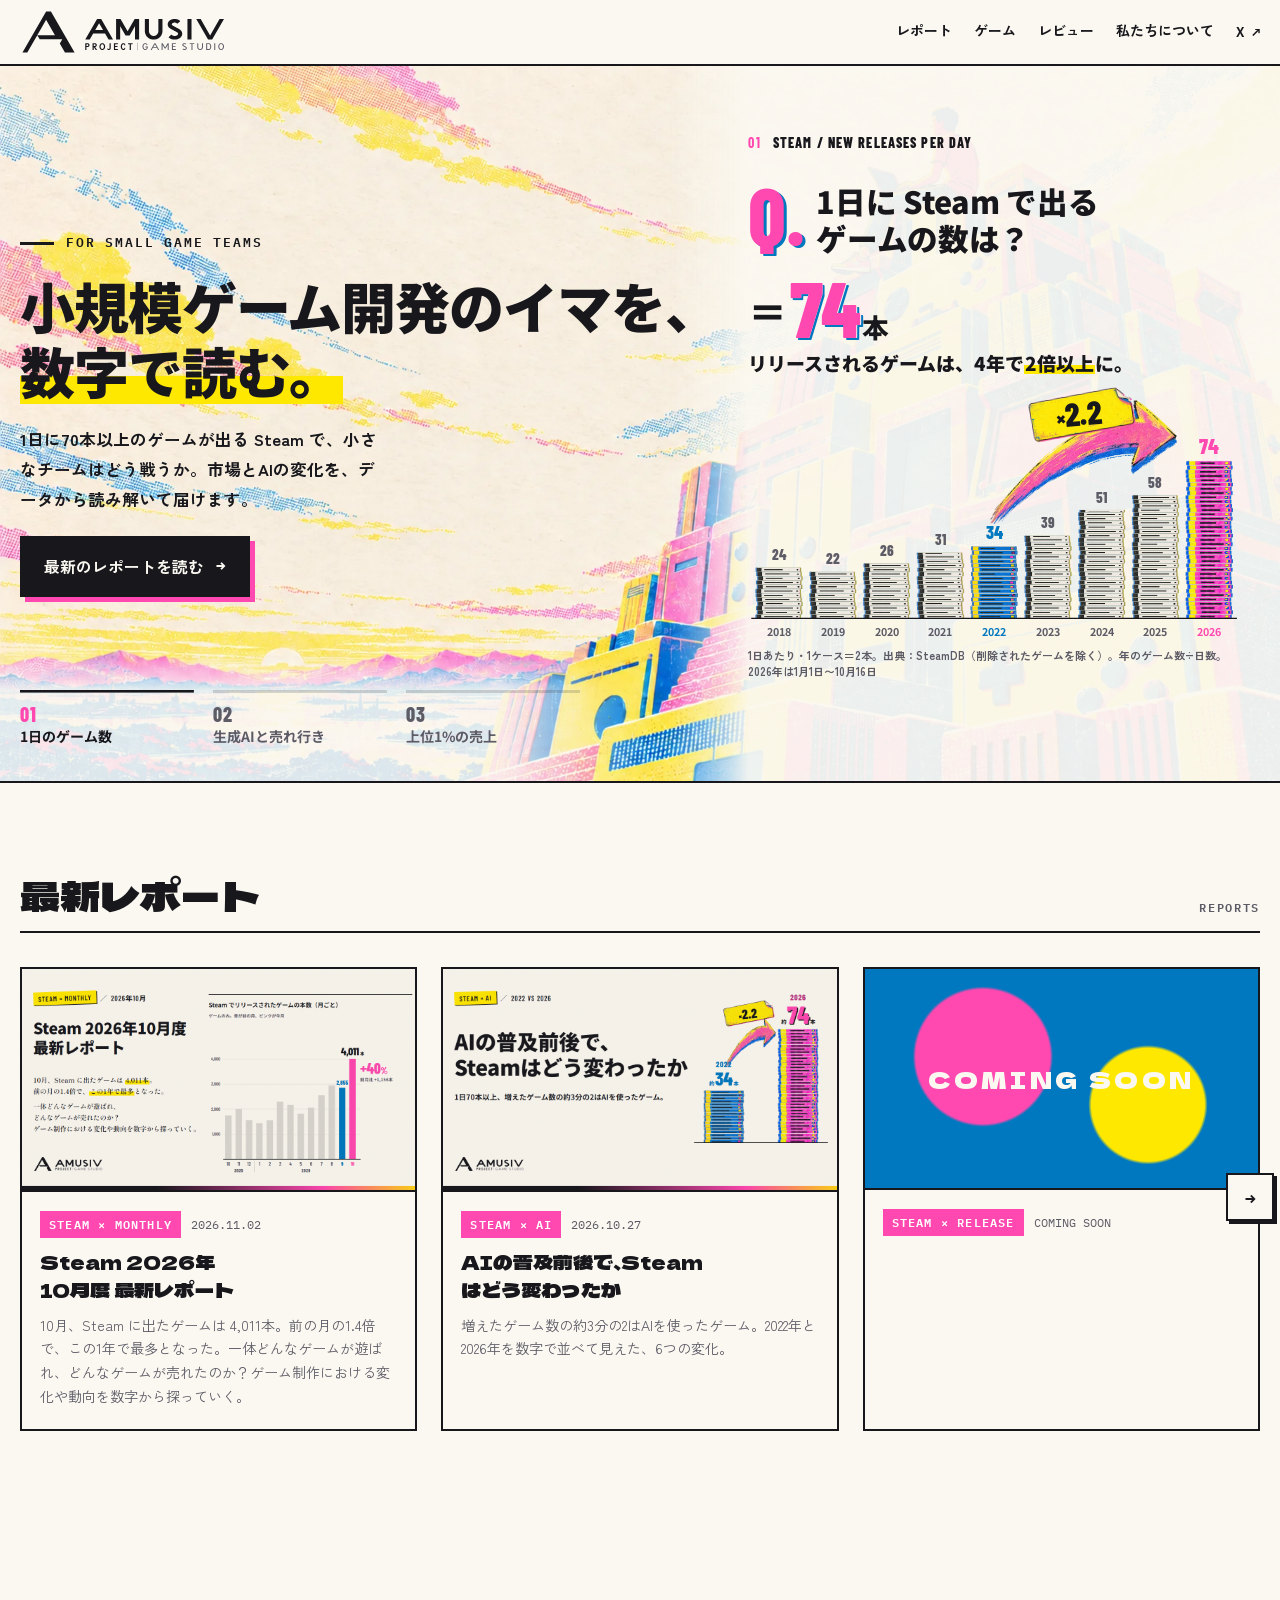
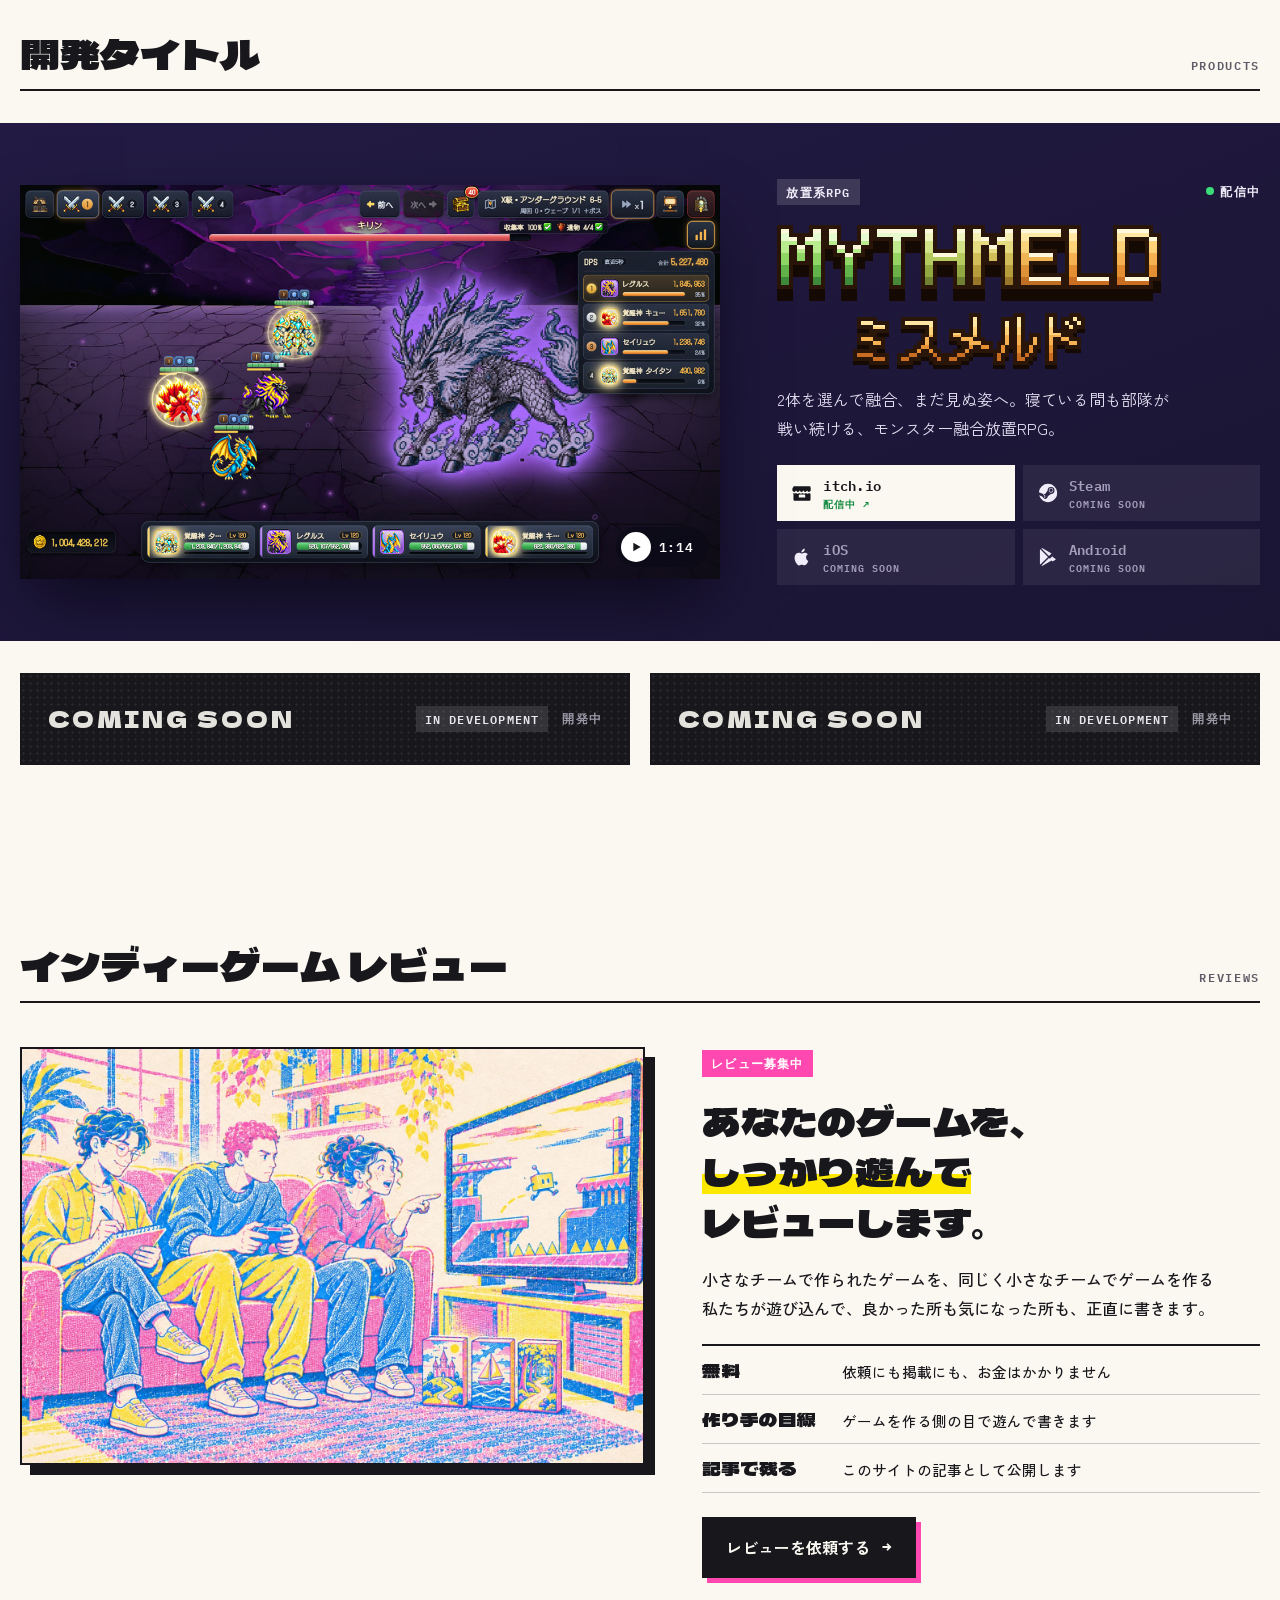
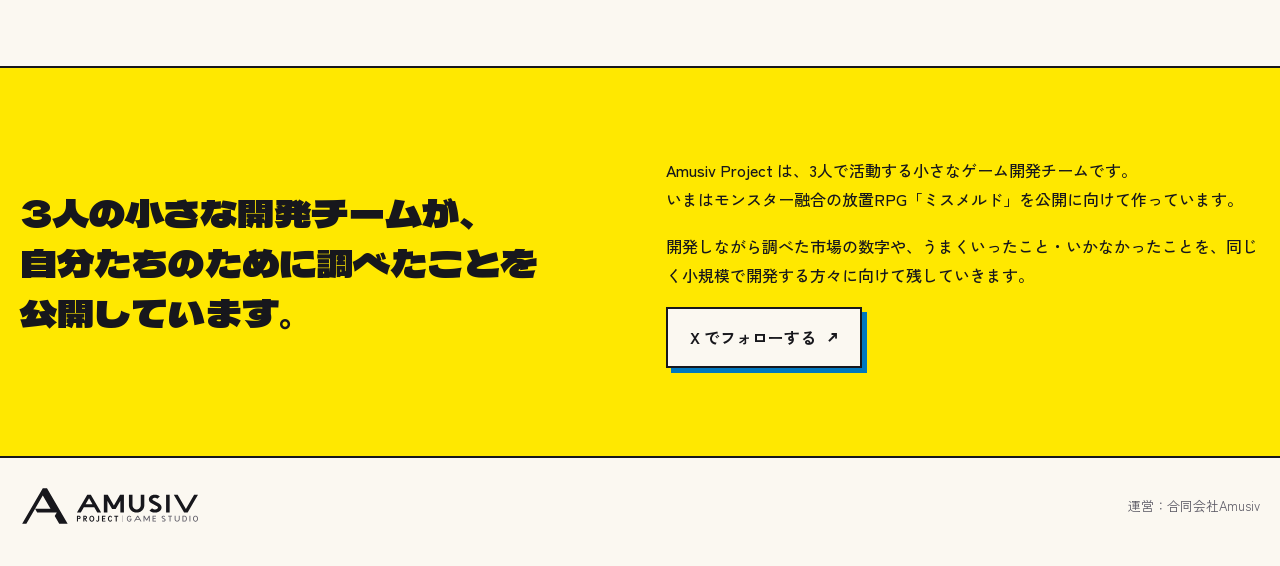
<file: index.html>
<!doctype html>
<html lang="ja">
<head>
<meta charset="utf-8">
<meta name="viewport" content="width=device-width, initial-scale=1, viewport-fit=cover">
<title>Amusiv Project レポート｜小規模ゲーム開発のイマを、数字で読む。</title>
<meta name="description" content="小さなチームでゲームを作る人のための、数字で読むレポート。Steam の市場やAIの影響を、データから読み解きます。運営はミスメルド開発中の Amusiv Project。">
<link rel="canonical" href="https://amusiv.co.jp/">
<meta property="og:type" content="website">
<meta property="og:site_name" content="Amusiv Project レポート">
<meta property="og:title" content="小規模ゲーム開発のイマを、数字で読む。｜Amusiv Project レポート">
<meta property="og:description" content="小さなチームでゲームを作る人のための、数字で読むレポート。">
<meta property="og:url" content="https://amusiv.co.jp/">
<meta property="og:image" content="https://amusiv.co.jp/assets/img/ogp_top.png">
<meta property="og:locale" content="ja_JP">
<meta name="twitter:card" content="summary_large_image">
<meta name="twitter:site" content="@Amusiv_Project">
<meta name="theme-color" content="#fbf8f1">
<link rel="icon" href="favicon.svg" type="image/svg+xml">
<link rel="preconnect" href="https://fonts.googleapis.com">
<link rel="preconnect" href="https://fonts.gstatic.com" crossorigin>
<link rel="stylesheet" href="https://fonts.googleapis.com/css2?family=Dela+Gothic+One&family=Zen+Kaku+Gothic+New:wght@500;700&family=IBM+Plex+Mono:wght@600&display=swap">
<link rel="stylesheet" href="https://fonts.googleapis.com/css2?family=Barlow+Condensed:wght@600;800&family=Noto+Sans+JP:wght@700;900&display=swap">
<link rel="stylesheet" href="assets/top.css?v=r1106c">
<link rel="stylesheet" href="assets/kv.css?v=a1030s">
<link rel="stylesheet" href="assets/kv_time.css?v=a1030q">
<link rel="stylesheet" href="assets/kv_theme_white.css?v=151dbef2">
<link rel="stylesheet" href="assets/kv_theme_dark.css?v=43663572">
<script>try{var d=document.documentElement;d.classList.add("kv-js");d.setAttribute("data-kv-v",(location.search.match(/[?&]v=([12])/)||[0,"2"])[1]);d.setAttribute("data-s2",(location.search.match(/[?&]s2=([abcdefghijklm])/)||[0,"a"])[1]);if(!matchMedia("(prefers-reduced-motion: reduce)").matches)d.classList.add("js-intro");var t=(location.search.match(/[?&]t=(white|dark|paper)/)||[0,"paper"])[1];if(t!=="paper")d.setAttribute("data-kv-theme",t)}catch(e){}</script>
<link rel="preload" as="image" href="assets/img/hero.webp" type="image/webp">
</head>
<body>

<header class="topbar gutter">
  <div class="inner">
    <a class="logo" href="./" aria-label="Amusiv Project レポート トップ"><img class="logo-img" src="assets/img/logo_header.svg" alt="Amusiv Project" width="498" height="112"></a>
    <nav class="nav" aria-label="メニュー">
      <a href="#latest">レポート</a><a href="#products">ゲーム</a><a href="#reviews">レビュー</a>
      <a href="#about">私たちについて</a>
      <a class="x" href="https://x.com/Amusiv_Project" target="_blank" rel="noopener">X ↗</a>
    </nav>
  </div>
</header>

<main>
  <section class="hero" id="kv" data-kv-slots="0,4980,9960,14940" data-kv-len="1200" style="--kv-c:var(--pink);--kv-side:var(--ink);--kv-mk:var(--yellow);--kv-num:&quot;Barlow Condensed&quot;;--kv-num-w:800;--kv-num-k:1;--kv-jp:&quot;Noto Sans JP&quot;;--kv-jp-w:900">
    <div class="kv-art">
    <picture class="kv-bg">
        <source srcset="assets/img/hero.webp" type="image/webp">
        <img src="assets/img/hero.jpg" alt="空まで積み上がったゲームの山の頂上で、ノートPCに向かう小さな開発者" width="1920" height="1081" fetchpriority="high">
      </picture>
    <div class="kv-stage" id="kv-stage" role="region" aria-label="数字で見る3つの問い">
      <div class="kv-sc sc1" aria-hidden="true" inert>
        <div class="kv-head">
          <p class="kv-tag"><b>01</b><span>STEAM / NEW RELEASES PER DAY</span></p>
          <p class="kv-q"><b>Q.</b>1日に Steam で出るゲームの数は？</p>
        </div>
        <div class="kv-body"><div class="kc"><p class="kc-qm"><b>Q.</b><span>1日に Steam で出る<br>ゲームの数は？</span></p><div class="kc-big"><p class="n"><span class="eq">＝</span>74<small>本</small></p></div><p class="kc-ans">リリースされるゲームは、4年で<em>2倍以上</em>に。</p><svg class="kc-svg" viewBox="0 0 600 300" role="img" aria-label="1日に出るゲームの数 2022年34本 2026年74本"><defs><pattern id="k1-pink" patternUnits="userSpaceOnUse" width="160" height="160"><image href="assets/img/kv/tex_pink.webp" width="160" height="160" preserveAspectRatio="none"/></pattern><pattern id="k1-blue" patternUnits="userSpaceOnUse" width="160" height="160"><image href="assets/img/kv/tex_blue.webp" width="160" height="160" preserveAspectRatio="none"/></pattern><pattern id="k1-ink" patternUnits="userSpaceOnUse" width="5" height="5" patternTransform="rotate(30)"><circle cx="2.5" cy="2.5" r="1.45" fill="var(--ink)"/></pattern><pattern id="k1-pinkdot" patternUnits="userSpaceOnUse" width="5" height="5" patternTransform="rotate(30)"><circle cx="2.5" cy="2.5" r="1.6" fill="var(--kv-c)"/></pattern><pattern id="k1-bluedot" patternUnits="userSpaceOnUse" width="5" height="5" patternTransform="rotate(30)"><circle cx="2.5" cy="2.5" r="1.4" fill="var(--blue)"/></pattern></defs><image href="assets/img/kv/case2/gray0.webp" x="9.0" y="270.81" width="55.6" height="5.59" preserveAspectRatio="none"/><image href="assets/img/kv/case2/gray5.webp" x="10.7" y="265.62" width="55.6" height="5.59" preserveAspectRatio="none"/><image href="assets/img/kv/case2/gray4.webp" x="9.7" y="260.43" width="55.6" height="5.59" preserveAspectRatio="none"/><image href="assets/img/kv/case2/gray3.webp" x="11.1" y="255.24" width="55.6" height="5.59" preserveAspectRatio="none"/><image href="assets/img/kv/case2/gray2.webp" x="10.0" y="250.05" width="55.6" height="5.59" preserveAspectRatio="none"/><image href="assets/img/kv/case2/gray1.webp" x="9.3" y="244.86" width="55.6" height="5.59" preserveAspectRatio="none"/><image href="assets/img/kv/case2/gray0.webp" x="9.0" y="239.68" width="55.6" height="5.59" preserveAspectRatio="none"/><image href="assets/img/kv/case2/gray5.webp" x="10.7" y="234.49" width="55.6" height="5.59" preserveAspectRatio="none"/><image href="assets/img/kv/case2/gray4.webp" x="9.7" y="229.30" width="55.6" height="5.59" preserveAspectRatio="none"/><image href="assets/img/kv/case2/gray3.webp" x="11.1" y="224.11" width="55.6" height="5.59" preserveAspectRatio="none"/><image href="assets/img/kv/case2/gray2.webp" x="10.0" y="218.92" width="55.6" height="5.59" preserveAspectRatio="none"/><image href="assets/img/kv/case2/gray1.webp" x="9.3" y="213.73" width="55.6" height="5.59" preserveAspectRatio="none"/><text class="v " x="37.8" y="204.7">24</text><text class="yr " x="37.8" y="298">2018</text><image href="assets/img/kv/case2/gray2.webp" x="76.3" y="270.81" width="55.6" height="5.59" preserveAspectRatio="none"/><image href="assets/img/kv/case2/gray1.webp" x="75.3" y="265.62" width="55.6" height="5.59" preserveAspectRatio="none"/><image href="assets/img/kv/case2/gray0.webp" x="76.7" y="260.43" width="55.6" height="5.59" preserveAspectRatio="none"/><image href="assets/img/kv/case2/gray5.webp" x="75.6" y="255.24" width="55.6" height="5.59" preserveAspectRatio="none"/><image href="assets/img/kv/case2/gray4.webp" x="74.9" y="250.05" width="55.6" height="5.59" preserveAspectRatio="none"/><image href="assets/img/kv/case2/gray3.webp" x="74.6" y="244.86" width="55.6" height="5.59" preserveAspectRatio="none"/><image href="assets/img/kv/case2/gray2.webp" x="76.3" y="239.68" width="55.6" height="5.59" preserveAspectRatio="none"/><image href="assets/img/kv/case2/gray1.webp" x="75.3" y="234.49" width="55.6" height="5.59" preserveAspectRatio="none"/><image href="assets/img/kv/case2/gray0.webp" x="76.7" y="229.30" width="55.6" height="5.59" preserveAspectRatio="none"/><image href="assets/img/kv/case2/gray5.webp" x="75.6" y="224.11" width="55.6" height="5.59" preserveAspectRatio="none"/><image href="assets/img/kv/case2/gray4.webp" x="74.9" y="218.92" width="55.6" height="5.59" preserveAspectRatio="none"/><text class="v " x="103.3" y="209.9">22</text><text class="yr  minor" x="103.3" y="298">2019</text><image href="assets/img/kv/case2/gray4.webp" x="140.8" y="270.81" width="55.6" height="5.59" preserveAspectRatio="none"/><image href="assets/img/kv/case2/gray3.webp" x="142.2" y="265.62" width="55.6" height="5.59" preserveAspectRatio="none"/><image href="assets/img/kv/case2/gray2.webp" x="141.1" y="260.43" width="55.6" height="5.59" preserveAspectRatio="none"/><image href="assets/img/kv/case2/gray1.webp" x="140.4" y="255.24" width="55.6" height="5.59" preserveAspectRatio="none"/><image href="assets/img/kv/case2/gray0.webp" x="140.1" y="250.05" width="55.6" height="5.59" preserveAspectRatio="none"/><image href="assets/img/kv/case2/gray5.webp" x="141.8" y="244.86" width="55.6" height="5.59" preserveAspectRatio="none"/><image href="assets/img/kv/case2/gray4.webp" x="140.8" y="239.68" width="55.6" height="5.59" preserveAspectRatio="none"/><image href="assets/img/kv/case2/gray3.webp" x="142.2" y="234.49" width="55.6" height="5.59" preserveAspectRatio="none"/><image href="assets/img/kv/case2/gray2.webp" x="141.1" y="229.30" width="55.6" height="5.59" preserveAspectRatio="none"/><image href="assets/img/kv/case2/gray1.webp" x="140.4" y="224.11" width="55.6" height="5.59" preserveAspectRatio="none"/><image href="assets/img/kv/case2/gray0.webp" x="140.1" y="218.92" width="55.6" height="5.59" preserveAspectRatio="none"/><image href="assets/img/kv/case2/gray5.webp" x="141.8" y="213.73" width="55.6" height="5.59" preserveAspectRatio="none"/><image href="assets/img/kv/case2/gray4.webp" x="140.8" y="208.54" width="55.6" height="5.59" preserveAspectRatio="none"/><text class="v " x="168.9" y="199.5">26</text><text class="yr  minor" x="168.9" y="298">2020</text><image href="assets/img/kv/case2/gray0.webp" x="207.8" y="270.81" width="55.6" height="5.59" preserveAspectRatio="none"/><image href="assets/img/kv/case2/gray5.webp" x="206.7" y="265.62" width="55.6" height="5.59" preserveAspectRatio="none"/><image href="assets/img/kv/case2/gray4.webp" x="206.0" y="260.43" width="55.6" height="5.59" preserveAspectRatio="none"/><image href="assets/img/kv/case2/gray3.webp" x="205.7" y="255.24" width="55.6" height="5.59" preserveAspectRatio="none"/><image href="assets/img/kv/case2/gray2.webp" x="207.4" y="250.05" width="55.6" height="5.59" preserveAspectRatio="none"/><image href="assets/img/kv/case2/gray1.webp" x="206.4" y="244.86" width="55.6" height="5.59" preserveAspectRatio="none"/><image href="assets/img/kv/case2/gray0.webp" x="207.8" y="239.68" width="55.6" height="5.59" preserveAspectRatio="none"/><image href="assets/img/kv/case2/gray5.webp" x="206.7" y="234.49" width="55.6" height="5.59" preserveAspectRatio="none"/><image href="assets/img/kv/case2/gray4.webp" x="206.0" y="229.30" width="55.6" height="5.59" preserveAspectRatio="none"/><image href="assets/img/kv/case2/gray3.webp" x="205.7" y="224.11" width="55.6" height="5.59" preserveAspectRatio="none"/><image href="assets/img/kv/case2/gray2.webp" x="207.4" y="218.92" width="55.6" height="5.59" preserveAspectRatio="none"/><image href="assets/img/kv/case2/gray1.webp" x="206.4" y="213.73" width="55.6" height="5.59" preserveAspectRatio="none"/><image href="assets/img/kv/case2/gray0.webp" x="207.8" y="208.54" width="55.6" height="5.59" preserveAspectRatio="none"/><image href="assets/img/kv/case2/gray5.webp" x="206.7" y="203.35" width="55.6" height="5.59" preserveAspectRatio="none"/><image href="assets/img/kv/case2/gray4.webp" x="206.0" y="198.16" width="55.6" height="5.59" preserveAspectRatio="none"/><image href="assets/img/kv/case2/gray3.webp" x="205.7" y="195.57" width="55.6" height="2.99" preserveAspectRatio="none"/><text class="v " x="234.4" y="186.6">31</text><text class="yr  minor" x="234.4" y="298">2021</text><image href="assets/img/kv/case2/blue2.webp" x="272.2" y="270.81" width="55.6" height="5.59" preserveAspectRatio="none"/><image href="assets/img/kv/case2/blue1.webp" x="271.5" y="265.62" width="55.6" height="5.59" preserveAspectRatio="none"/><image href="assets/img/kv/case2/blue0.webp" x="271.2" y="260.43" width="55.6" height="5.59" preserveAspectRatio="none"/><image href="assets/img/kv/case2/blue5.webp" x="272.9" y="255.24" width="55.6" height="5.59" preserveAspectRatio="none"/><image href="assets/img/kv/case2/blue4.webp" x="271.9" y="250.05" width="55.6" height="5.59" preserveAspectRatio="none"/><image href="assets/img/kv/case2/blue3.webp" x="273.3" y="244.86" width="55.6" height="5.59" preserveAspectRatio="none"/><image href="assets/img/kv/case2/blue2.webp" x="272.2" y="239.68" width="55.6" height="5.59" preserveAspectRatio="none"/><image href="assets/img/kv/case2/blue1.webp" x="271.5" y="234.49" width="55.6" height="5.59" preserveAspectRatio="none"/><image href="assets/img/kv/case2/blue0.webp" x="271.2" y="229.30" width="55.6" height="5.59" preserveAspectRatio="none"/><image href="assets/img/kv/case2/blue5.webp" x="272.9" y="224.11" width="55.6" height="5.59" preserveAspectRatio="none"/><image href="assets/img/kv/case2/blue4.webp" x="271.9" y="218.92" width="55.6" height="5.59" preserveAspectRatio="none"/><image href="assets/img/kv/case2/blue3.webp" x="273.3" y="213.73" width="55.6" height="5.59" preserveAspectRatio="none"/><image href="assets/img/kv/case2/blue2.webp" x="272.2" y="208.54" width="55.6" height="5.59" preserveAspectRatio="none"/><image href="assets/img/kv/case2/blue1.webp" x="271.5" y="203.35" width="55.6" height="5.59" preserveAspectRatio="none"/><image href="assets/img/kv/case2/blue0.webp" x="271.2" y="198.16" width="55.6" height="5.59" preserveAspectRatio="none"/><image href="assets/img/kv/case2/blue5.webp" x="272.9" y="192.97" width="55.6" height="5.59" preserveAspectRatio="none"/><image href="assets/img/kv/case2/blue4.webp" x="271.9" y="187.78" width="55.6" height="5.59" preserveAspectRatio="none"/><text class="v base" x="300.0" y="178.8">34</text><text class="yr base" x="300.0" y="298">2022</text><image href="assets/img/kv/case2/gray4.webp" x="337.1" y="270.81" width="55.6" height="5.59" preserveAspectRatio="none"/><image href="assets/img/kv/case2/gray3.webp" x="336.8" y="265.62" width="55.6" height="5.59" preserveAspectRatio="none"/><image href="assets/img/kv/case2/gray2.webp" x="338.5" y="260.43" width="55.6" height="5.59" preserveAspectRatio="none"/><image href="assets/img/kv/case2/gray1.webp" x="337.5" y="255.24" width="55.6" height="5.59" preserveAspectRatio="none"/><image href="assets/img/kv/case2/gray0.webp" x="338.9" y="250.05" width="55.6" height="5.59" preserveAspectRatio="none"/><image href="assets/img/kv/case2/gray5.webp" x="337.8" y="244.86" width="55.6" height="5.59" preserveAspectRatio="none"/><image href="assets/img/kv/case2/gray4.webp" x="337.1" y="239.68" width="55.6" height="5.59" preserveAspectRatio="none"/><image href="assets/img/kv/case2/gray3.webp" x="336.8" y="234.49" width="55.6" height="5.59" preserveAspectRatio="none"/><image href="assets/img/kv/case2/gray2.webp" x="338.5" y="229.30" width="55.6" height="5.59" preserveAspectRatio="none"/><image href="assets/img/kv/case2/gray1.webp" x="337.5" y="224.11" width="55.6" height="5.59" preserveAspectRatio="none"/><image href="assets/img/kv/case2/gray0.webp" x="338.9" y="218.92" width="55.6" height="5.59" preserveAspectRatio="none"/><image href="assets/img/kv/case2/gray5.webp" x="337.8" y="213.73" width="55.6" height="5.59" preserveAspectRatio="none"/><image href="assets/img/kv/case2/gray4.webp" x="337.1" y="208.54" width="55.6" height="5.59" preserveAspectRatio="none"/><image href="assets/img/kv/case2/gray3.webp" x="336.8" y="203.35" width="55.6" height="5.59" preserveAspectRatio="none"/><image href="assets/img/kv/case2/gray2.webp" x="338.5" y="198.16" width="55.6" height="5.59" preserveAspectRatio="none"/><image href="assets/img/kv/case2/gray1.webp" x="337.5" y="192.97" width="55.6" height="5.59" preserveAspectRatio="none"/><image href="assets/img/kv/case2/gray0.webp" x="338.9" y="187.78" width="55.6" height="5.59" preserveAspectRatio="none"/><image href="assets/img/kv/case2/gray5.webp" x="337.8" y="182.59" width="55.6" height="5.59" preserveAspectRatio="none"/><image href="assets/img/kv/case2/gray4.webp" x="337.1" y="177.41" width="55.6" height="5.59" preserveAspectRatio="none"/><image href="assets/img/kv/case2/gray3.webp" x="336.8" y="174.81" width="55.6" height="2.99" preserveAspectRatio="none"/><text class="v " x="365.6" y="165.8">39</text><text class="yr  minor" x="365.6" y="298">2023</text><image href="assets/img/kv/case2/gray0.webp" x="402.3" y="270.81" width="55.6" height="5.59" preserveAspectRatio="none"/><image href="assets/img/kv/case2/gray5.webp" x="404.0" y="265.62" width="55.6" height="5.59" preserveAspectRatio="none"/><image href="assets/img/kv/case2/gray4.webp" x="403.0" y="260.43" width="55.6" height="5.59" preserveAspectRatio="none"/><image href="assets/img/kv/case2/gray3.webp" x="404.4" y="255.24" width="55.6" height="5.59" preserveAspectRatio="none"/><image href="assets/img/kv/case2/gray2.webp" x="403.3" y="250.05" width="55.6" height="5.59" preserveAspectRatio="none"/><image href="assets/img/kv/case2/gray1.webp" x="402.6" y="244.86" width="55.6" height="5.59" preserveAspectRatio="none"/><image href="assets/img/kv/case2/gray0.webp" x="402.3" y="239.68" width="55.6" height="5.59" preserveAspectRatio="none"/><image href="assets/img/kv/case2/gray5.webp" x="404.0" y="234.49" width="55.6" height="5.59" preserveAspectRatio="none"/><image href="assets/img/kv/case2/gray4.webp" x="403.0" y="229.30" width="55.6" height="5.59" preserveAspectRatio="none"/><image href="assets/img/kv/case2/gray3.webp" x="404.4" y="224.11" width="55.6" height="5.59" preserveAspectRatio="none"/><image href="assets/img/kv/case2/gray2.webp" x="403.3" y="218.92" width="55.6" height="5.59" preserveAspectRatio="none"/><image href="assets/img/kv/case2/gray1.webp" x="402.6" y="213.73" width="55.6" height="5.59" preserveAspectRatio="none"/><image href="assets/img/kv/case2/gray0.webp" x="402.3" y="208.54" width="55.6" height="5.59" preserveAspectRatio="none"/><image href="assets/img/kv/case2/gray5.webp" x="404.0" y="203.35" width="55.6" height="5.59" preserveAspectRatio="none"/><image href="assets/img/kv/case2/gray4.webp" x="403.0" y="198.16" width="55.6" height="5.59" preserveAspectRatio="none"/><image href="assets/img/kv/case2/gray3.webp" x="404.4" y="192.97" width="55.6" height="5.59" preserveAspectRatio="none"/><image href="assets/img/kv/case2/gray2.webp" x="403.3" y="187.78" width="55.6" height="5.59" preserveAspectRatio="none"/><image href="assets/img/kv/case2/gray1.webp" x="402.6" y="182.59" width="55.6" height="5.59" preserveAspectRatio="none"/><image href="assets/img/kv/case2/gray0.webp" x="402.3" y="177.41" width="55.6" height="5.59" preserveAspectRatio="none"/><image href="assets/img/kv/case2/gray5.webp" x="404.0" y="172.22" width="55.6" height="5.59" preserveAspectRatio="none"/><image href="assets/img/kv/case2/gray4.webp" x="403.0" y="167.03" width="55.6" height="5.59" preserveAspectRatio="none"/><image href="assets/img/kv/case2/gray3.webp" x="404.4" y="161.84" width="55.6" height="5.59" preserveAspectRatio="none"/><image href="assets/img/kv/case2/gray2.webp" x="403.3" y="156.65" width="55.6" height="5.59" preserveAspectRatio="none"/><image href="assets/img/kv/case2/gray1.webp" x="402.6" y="151.46" width="55.6" height="5.59" preserveAspectRatio="none"/><image href="assets/img/kv/case2/gray0.webp" x="402.3" y="146.27" width="55.6" height="5.59" preserveAspectRatio="none"/><image href="assets/img/kv/case2/gray5.webp" x="404.0" y="143.68" width="55.6" height="2.99" preserveAspectRatio="none"/><text class="v " x="431.1" y="134.7">51</text><text class="yr  minor" x="431.1" y="298">2024</text><image href="assets/img/kv/case2/gray2.webp" x="469.6" y="270.81" width="55.6" height="5.59" preserveAspectRatio="none"/><image href="assets/img/kv/case2/gray1.webp" x="468.6" y="265.62" width="55.6" height="5.59" preserveAspectRatio="none"/><image href="assets/img/kv/case2/gray0.webp" x="470.0" y="260.43" width="55.6" height="5.59" preserveAspectRatio="none"/><image href="assets/img/kv/case2/gray5.webp" x="468.9" y="255.24" width="55.6" height="5.59" preserveAspectRatio="none"/><image href="assets/img/kv/case2/gray4.webp" x="468.2" y="250.05" width="55.6" height="5.59" preserveAspectRatio="none"/><image href="assets/img/kv/case2/gray3.webp" x="467.9" y="244.86" width="55.6" height="5.59" preserveAspectRatio="none"/><image href="assets/img/kv/case2/gray2.webp" x="469.6" y="239.68" width="55.6" height="5.59" preserveAspectRatio="none"/><image href="assets/img/kv/case2/gray1.webp" x="468.6" y="234.49" width="55.6" height="5.59" preserveAspectRatio="none"/><image href="assets/img/kv/case2/gray0.webp" x="470.0" y="229.30" width="55.6" height="5.59" preserveAspectRatio="none"/><image href="assets/img/kv/case2/gray5.webp" x="468.9" y="224.11" width="55.6" height="5.59" preserveAspectRatio="none"/><image href="assets/img/kv/case2/gray4.webp" x="468.2" y="218.92" width="55.6" height="5.59" preserveAspectRatio="none"/><image href="assets/img/kv/case2/gray3.webp" x="467.9" y="213.73" width="55.6" height="5.59" preserveAspectRatio="none"/><image href="assets/img/kv/case2/gray2.webp" x="469.6" y="208.54" width="55.6" height="5.59" preserveAspectRatio="none"/><image href="assets/img/kv/case2/gray1.webp" x="468.6" y="203.35" width="55.6" height="5.59" preserveAspectRatio="none"/><image href="assets/img/kv/case2/gray0.webp" x="470.0" y="198.16" width="55.6" height="5.59" preserveAspectRatio="none"/><image href="assets/img/kv/case2/gray5.webp" x="468.9" y="192.97" width="55.6" height="5.59" preserveAspectRatio="none"/><image href="assets/img/kv/case2/gray4.webp" x="468.2" y="187.78" width="55.6" height="5.59" preserveAspectRatio="none"/><image href="assets/img/kv/case2/gray3.webp" x="467.9" y="182.59" width="55.6" height="5.59" preserveAspectRatio="none"/><image href="assets/img/kv/case2/gray2.webp" x="469.6" y="177.41" width="55.6" height="5.59" preserveAspectRatio="none"/><image href="assets/img/kv/case2/gray1.webp" x="468.6" y="172.22" width="55.6" height="5.59" preserveAspectRatio="none"/><image href="assets/img/kv/case2/gray0.webp" x="470.0" y="167.03" width="55.6" height="5.59" preserveAspectRatio="none"/><image href="assets/img/kv/case2/gray5.webp" x="468.9" y="161.84" width="55.6" height="5.59" preserveAspectRatio="none"/><image href="assets/img/kv/case2/gray4.webp" x="468.2" y="156.65" width="55.6" height="5.59" preserveAspectRatio="none"/><image href="assets/img/kv/case2/gray3.webp" x="467.9" y="151.46" width="55.6" height="5.59" preserveAspectRatio="none"/><image href="assets/img/kv/case2/gray2.webp" x="469.6" y="146.27" width="55.6" height="5.59" preserveAspectRatio="none"/><image href="assets/img/kv/case2/gray1.webp" x="468.6" y="141.08" width="55.6" height="5.59" preserveAspectRatio="none"/><image href="assets/img/kv/case2/gray0.webp" x="470.0" y="135.89" width="55.6" height="5.59" preserveAspectRatio="none"/><image href="assets/img/kv/case2/gray5.webp" x="468.9" y="130.70" width="55.6" height="5.59" preserveAspectRatio="none"/><image href="assets/img/kv/case2/gray4.webp" x="468.2" y="125.51" width="55.6" height="5.59" preserveAspectRatio="none"/><text class="v " x="496.7" y="116.5">58</text><text class="yr  minor" x="496.7" y="298">2025</text><image href="assets/img/kv/case2/pink4.webp" x="534.1" y="270.81" width="55.6" height="5.59" preserveAspectRatio="none"/><image href="assets/img/kv/case2/pink3.webp" x="535.5" y="265.62" width="55.6" height="5.59" preserveAspectRatio="none"/><image href="assets/img/kv/case2/pink2.webp" x="534.4" y="260.43" width="55.6" height="5.59" preserveAspectRatio="none"/><image href="assets/img/kv/case2/pink1.webp" x="533.7" y="255.24" width="55.6" height="5.59" preserveAspectRatio="none"/><image href="assets/img/kv/case2/pink0.webp" x="533.4" y="250.05" width="55.6" height="5.59" preserveAspectRatio="none"/><image href="assets/img/kv/case2/pink5.webp" x="535.1" y="244.86" width="55.6" height="5.59" preserveAspectRatio="none"/><image href="assets/img/kv/case2/pink4.webp" x="534.1" y="239.68" width="55.6" height="5.59" preserveAspectRatio="none"/><image href="assets/img/kv/case2/pink3.webp" x="535.5" y="234.49" width="55.6" height="5.59" preserveAspectRatio="none"/><image href="assets/img/kv/case2/pink2.webp" x="534.4" y="229.30" width="55.6" height="5.59" preserveAspectRatio="none"/><image href="assets/img/kv/case2/pink1.webp" x="533.7" y="224.11" width="55.6" height="5.59" preserveAspectRatio="none"/><image href="assets/img/kv/case2/pink0.webp" x="533.4" y="218.92" width="55.6" height="5.59" preserveAspectRatio="none"/><image href="assets/img/kv/case2/pink5.webp" x="535.1" y="213.73" width="55.6" height="5.59" preserveAspectRatio="none"/><image href="assets/img/kv/case2/pink4.webp" x="534.1" y="208.54" width="55.6" height="5.59" preserveAspectRatio="none"/><image href="assets/img/kv/case2/pink3.webp" x="535.5" y="203.35" width="55.6" height="5.59" preserveAspectRatio="none"/><image href="assets/img/kv/case2/pink2.webp" x="534.4" y="198.16" width="55.6" height="5.59" preserveAspectRatio="none"/><image href="assets/img/kv/case2/pink1.webp" x="533.7" y="192.97" width="55.6" height="5.59" preserveAspectRatio="none"/><image href="assets/img/kv/case2/pink0.webp" x="533.4" y="187.78" width="55.6" height="5.59" preserveAspectRatio="none"/><image href="assets/img/kv/case2/pink5.webp" x="535.1" y="182.59" width="55.6" height="5.59" preserveAspectRatio="none"/><image href="assets/img/kv/case2/pink4.webp" x="534.1" y="177.41" width="55.6" height="5.59" preserveAspectRatio="none"/><image href="assets/img/kv/case2/pink3.webp" x="535.5" y="172.22" width="55.6" height="5.59" preserveAspectRatio="none"/><image href="assets/img/kv/case2/pink2.webp" x="534.4" y="167.03" width="55.6" height="5.59" preserveAspectRatio="none"/><image href="assets/img/kv/case2/pink1.webp" x="533.7" y="161.84" width="55.6" height="5.59" preserveAspectRatio="none"/><image href="assets/img/kv/case2/pink0.webp" x="533.4" y="156.65" width="55.6" height="5.59" preserveAspectRatio="none"/><image href="assets/img/kv/case2/pink5.webp" x="535.1" y="151.46" width="55.6" height="5.59" preserveAspectRatio="none"/><image href="assets/img/kv/case2/pink4.webp" x="534.1" y="146.27" width="55.6" height="5.59" preserveAspectRatio="none"/><image href="assets/img/kv/case2/pink3.webp" x="535.5" y="141.08" width="55.6" height="5.59" preserveAspectRatio="none"/><image href="assets/img/kv/case2/pink2.webp" x="534.4" y="135.89" width="55.6" height="5.59" preserveAspectRatio="none"/><image href="assets/img/kv/case2/pink1.webp" x="533.7" y="130.70" width="55.6" height="5.59" preserveAspectRatio="none"/><image href="assets/img/kv/case2/pink0.webp" x="533.4" y="125.51" width="55.6" height="5.59" preserveAspectRatio="none"/><image href="assets/img/kv/case2/pink5.webp" x="535.1" y="120.32" width="55.6" height="5.59" preserveAspectRatio="none"/><image href="assets/img/kv/case2/pink4.webp" x="534.1" y="115.14" width="55.6" height="5.59" preserveAspectRatio="none"/><image href="assets/img/kv/case2/pink3.webp" x="535.5" y="109.95" width="55.6" height="5.59" preserveAspectRatio="none"/><image href="assets/img/kv/case2/pink2.webp" x="534.4" y="104.76" width="55.6" height="5.59" preserveAspectRatio="none"/><image href="assets/img/kv/case2/pink1.webp" x="533.7" y="99.57" width="55.6" height="5.59" preserveAspectRatio="none"/><image href="assets/img/kv/case2/pink0.webp" x="533.4" y="94.38" width="55.6" height="5.59" preserveAspectRatio="none"/><image href="assets/img/kv/case2/pink5.webp" x="535.1" y="89.19" width="55.6" height="5.59" preserveAspectRatio="none"/><image href="assets/img/kv/case2/pink4.webp" x="534.1" y="84.00" width="55.6" height="5.59" preserveAspectRatio="none"/><text class="v now" x="562.2" y="75.0">74</text><text class="yr now" x="562.2" y="298">2026</text><line class="axis" x1="4" y1="276" x2="596" y2="276"/><image href="assets/img/kv/case2/arrow.webp" x="295.6" y="10.0" width="226.9" height="150.8" preserveAspectRatio="none"/><g class="stk" transform="translate(340.9,4.0) rotate(-5)"><image href="assets/img/kv/case2/sticker.webp" x="0" y="0" width="128" height="58" preserveAspectRatio="none"/><text x="60.0" y="42.0"><tspan class="x">×</tspan>2.2</text></g></svg><p class="kc-note">1日あたり・1ケース＝2本。出典：SteamDB（削除されたゲームを除く）。年のゲーム数÷日数。2026年は1月1日〜10月16日</p></div></div>
        
      </div>
      <div class="kv-sc sc2" aria-hidden="true" inert>
        <div class="kv-head">
          <p class="kv-tag"><b>02</b><span>AI GAMES / 2025</span></p>
          <p class="kv-q"><b>Q.</b>生成AIを使ったゲームは、売れないのか？</p>
        </div>
        <div class="kv-body"><div class="kc"><p class="kc-qm"><b>Q.</b><span>生成AIを使ったゲームは、<br>売れないのか？</span></p><div class="kc-big"><p class="n"><span class="eq">＝</span><small class="pre">少しだけ、</small>売れづらい<small>。</small></p></div><p class="kc-ans">でも、<em>売れなかった言い訳にはならない</em>。</p><svg class="kc-svg s2v s2-a" viewBox="0 0 600 300" role="img" aria-label="リリースされたゲームの20%、売上上位100本の18%が生成AIを使用"><defs><pattern id="k2a-pink" patternUnits="userSpaceOnUse" width="160" height="160"><image href="assets/img/kv/tex_pink.webp" width="160" height="160" preserveAspectRatio="none"/></pattern><pattern id="k2a-blue" patternUnits="userSpaceOnUse" width="160" height="160"><image href="assets/img/kv/tex_blue.webp" width="160" height="160" preserveAspectRatio="none"/></pattern><pattern id="k2a-ink" patternUnits="userSpaceOnUse" width="5" height="5" patternTransform="rotate(30)"><circle cx="2.5" cy="2.5" r="1.45" fill="var(--ink)"/></pattern><pattern id="k2a-pinkdot" patternUnits="userSpaceOnUse" width="5" height="5" patternTransform="rotate(30)"><circle cx="2.5" cy="2.5" r="1.6" fill="var(--kv-c)"/></pattern><pattern id="k2a-bluedot" patternUnits="userSpaceOnUse" width="5" height="5" patternTransform="rotate(30)"><circle cx="2.5" cy="2.5" r="1.4" fill="var(--blue)"/></pattern></defs><text class="s2l" x="4" y="16"><tspan class="no">①</tspan> リリースされたゲーム</text><text class="s2p" x="4" y="44" style="text-anchor:start">生成AIを使用 <tspan class="b">20%</tspan></text><image href="assets/img/kv/case2/s2A5.webp" x="4" y="58" width="292" height="236" preserveAspectRatio="xMidYMin meet"/><text class="s2l" x="304" y="16"><tspan class="no">②</tspan> 売上上位100本</text><text class="s2p" x="304" y="44" style="text-anchor:start">生成AIを使用 <tspan class="b">18%</tspan></text><image href="assets/img/kv/case2/s2A7.webp" x="304" y="58" width="292" height="236" preserveAspectRatio="xMidYMin meet"/></svg><svg class="kc-svg s2v s2-b" viewBox="0 0 600 300" role="img" aria-label="リリースされたゲームの20%、売上上位100本の18%が生成AIを使用"><defs><pattern id="k2b-pink" patternUnits="userSpaceOnUse" width="160" height="160"><image href="assets/img/kv/tex_pink.webp" width="160" height="160" preserveAspectRatio="none"/></pattern><pattern id="k2b-blue" patternUnits="userSpaceOnUse" width="160" height="160"><image href="assets/img/kv/tex_blue.webp" width="160" height="160" preserveAspectRatio="none"/></pattern><pattern id="k2b-ink" patternUnits="userSpaceOnUse" width="5" height="5" patternTransform="rotate(30)"><circle cx="2.5" cy="2.5" r="1.45" fill="var(--ink)"/></pattern><pattern id="k2b-pinkdot" patternUnits="userSpaceOnUse" width="5" height="5" patternTransform="rotate(30)"><circle cx="2.5" cy="2.5" r="1.6" fill="var(--kv-c)"/></pattern><pattern id="k2b-bluedot" patternUnits="userSpaceOnUse" width="5" height="5" patternTransform="rotate(30)"><circle cx="2.5" cy="2.5" r="1.4" fill="var(--blue)"/></pattern></defs><text class="s2l" x="6" y="16"><tspan class="no">①</tspan> リリースされたゲーム</text><text class="s2p" x="594" y="16">生成AIを使用 <tspan class="b">20%</tspan></text><image href="assets/img/kv/case2/s2optB2.webp" x="80" y="22" width="440" height="122" preserveAspectRatio="xMidYMid meet"/><text class="s2l" x="6" y="172"><tspan class="no">②</tspan> 売上上位100本</text><text class="s2p" x="594" y="172">生成AIを使用 <tspan class="b">18%</tspan></text><image href="assets/img/kv/case2/s2optB1.webp" x="80" y="178" width="440" height="120" preserveAspectRatio="xMidYMid meet"/></svg><svg class="kc-svg s2v s2-c" viewBox="0 0 600 300" role="img" aria-label="リリースされたゲームの20%、売上上位100本の18%が生成AIを使用"><defs><pattern id="k2c-pink" patternUnits="userSpaceOnUse" width="160" height="160"><image href="assets/img/kv/tex_pink.webp" width="160" height="160" preserveAspectRatio="none"/></pattern><pattern id="k2c-blue" patternUnits="userSpaceOnUse" width="160" height="160"><image href="assets/img/kv/tex_blue.webp" width="160" height="160" preserveAspectRatio="none"/></pattern><pattern id="k2c-ink" patternUnits="userSpaceOnUse" width="5" height="5" patternTransform="rotate(30)"><circle cx="2.5" cy="2.5" r="1.45" fill="var(--ink)"/></pattern><pattern id="k2c-pinkdot" patternUnits="userSpaceOnUse" width="5" height="5" patternTransform="rotate(30)"><circle cx="2.5" cy="2.5" r="1.6" fill="var(--kv-c)"/></pattern><pattern id="k2c-bluedot" patternUnits="userSpaceOnUse" width="5" height="5" patternTransform="rotate(30)"><circle cx="2.5" cy="2.5" r="1.4" fill="var(--blue)"/></pattern></defs><text class="s2l" x="10" y="16"><tspan class="no">①</tspan> リリースされたゲーム</text><text class="s2p" x="10" y="44" style="text-anchor:start">生成AIを使用 <tspan class="b">20%</tspan></text><image href="assets/img/kv/case2/s2C5.webp" x="70" y="48" width="160" height="246" preserveAspectRatio="xMidYMid meet"/><text class="s2l" x="310" y="16"><tspan class="no">②</tspan> 売上上位100本</text><text class="s2p" x="310" y="44" style="text-anchor:start">生成AIを使用 <tspan class="b">18%</tspan></text><image href="assets/img/kv/case2/s2C4.webp" x="370" y="48" width="160" height="246" preserveAspectRatio="xMidYMid meet"/></svg><svg class="kc-svg s2v s2-d" viewBox="0 0 600 300" role="img" aria-label="2025年 リリースされたゲームの19.9%、レビュー上位100本の約11%が生成AIを使用"><defs><pattern id="k2d-pink" patternUnits="userSpaceOnUse" width="160" height="160"><image href="assets/img/kv/tex_pink.webp" width="160" height="160" preserveAspectRatio="none"/></pattern><pattern id="k2d-blue" patternUnits="userSpaceOnUse" width="160" height="160"><image href="assets/img/kv/tex_blue.webp" width="160" height="160" preserveAspectRatio="none"/></pattern><pattern id="k2d-ink" patternUnits="userSpaceOnUse" width="5" height="5" patternTransform="rotate(30)"><circle cx="2.5" cy="2.5" r="1.45" fill="var(--ink)"/></pattern><pattern id="k2d-pinkdot" patternUnits="userSpaceOnUse" width="5" height="5" patternTransform="rotate(30)"><circle cx="2.5" cy="2.5" r="1.6" fill="var(--kv-c)"/></pattern><pattern id="k2d-bluedot" patternUnits="userSpaceOnUse" width="5" height="5" patternTransform="rotate(30)"><circle cx="2.5" cy="2.5" r="1.4" fill="var(--blue)"/></pattern></defs><text class="s2l" x="4" y="16"><tspan class="no">①</tspan> リリースされたゲーム</text><text class="s2p" x="4" y="44" style="text-anchor:start">生成AIを使用 <tspan class="b">19.9%</tspan></text><image href="assets/img/kv/case2/s2A5.webp" x="4" y="58" width="292" height="210" preserveAspectRatio="xMidYMin meet"/><text class="s2l" x="304" y="16"><tspan class="no">②</tspan> レビュー上位100本</text><text class="s2p" x="304" y="44" style="text-anchor:start">生成AIを使用 <tspan class="b">約11%</tspan></text><image href="assets/img/kv/case2/s2B11a.webp" x="304" y="58" width="292" height="210" preserveAspectRatio="xMidYMin meet"/></svg><svg class="kc-svg s2v s2-e" viewBox="0 0 600 300" role="img" aria-label="リリースされたゲームの20%、売上上位100本の18%が生成AIを使用"><defs><pattern id="k2e-pink" patternUnits="userSpaceOnUse" width="160" height="160"><image href="assets/img/kv/tex_pink.webp" width="160" height="160" preserveAspectRatio="none"/></pattern><pattern id="k2e-blue" patternUnits="userSpaceOnUse" width="160" height="160"><image href="assets/img/kv/tex_blue.webp" width="160" height="160" preserveAspectRatio="none"/></pattern><pattern id="k2e-ink" patternUnits="userSpaceOnUse" width="5" height="5" patternTransform="rotate(30)"><circle cx="2.5" cy="2.5" r="1.45" fill="var(--ink)"/></pattern><pattern id="k2e-pinkdot" patternUnits="userSpaceOnUse" width="5" height="5" patternTransform="rotate(30)"><circle cx="2.5" cy="2.5" r="1.6" fill="var(--kv-c)"/></pattern><pattern id="k2e-bluedot" patternUnits="userSpaceOnUse" width="5" height="5" patternTransform="rotate(30)"><circle cx="2.5" cy="2.5" r="1.4" fill="var(--blue)"/></pattern></defs><defs><filter id="k2e-fblue" color-interpolation-filters="sRGB"><feColorMatrix type="saturate" values="0"/><feComponentTransfer><feFuncR type="table" tableValues="0.06 0 0.98"/><feFuncG type="table" tableValues="0.17 0.47 0.96"/><feFuncB type="table" tableValues="0.33 0.75 0.92"/></feComponentTransfer></filter><filter id="k2e-fpink" color-interpolation-filters="sRGB"><feColorMatrix type="saturate" values="0"/><feComponentTransfer><feFuncR type="table" tableValues="0.4 1 1"/><feFuncG type="table" tableValues="0.04 0.28 0.96"/><feFuncB type="table" tableValues="0.25 0.69 0.92"/></feComponentTransfer></filter></defs><text class="s2l" x="4" y="17"><tspan class="no">①</tspan> リリースされたゲーム</text><text class="s2p" x="596" y="19">生成AIを使用 <tspan class="b">20%</tspan></text><image href="assets/img/kv/case2/cap00.webp" x="4" y="30" width="112" height="52" preserveAspectRatio="xMidYMid slice" filter="url(#k2e-fblue)"/><g class="price" transform="translate(78,67)"><rect width="38" height="15"/><text x="19" y="11">¥980</text></g><image href="assets/img/kv/case2/cap01.webp" x="124" y="30" width="112" height="52" preserveAspectRatio="xMidYMid slice" filter="url(#k2e-fpink)"/><g class="price" transform="translate(198,67)"><rect width="38" height="15"/><text x="19" y="11">¥680</text></g><rect class="aicap" x="121.5" y="27.5" width="117" height="57"/><g class="ailab" transform="translate(127,33)"><rect width="56" height="19" rx="2.5"/><text x="28" y="14">生成AI</text></g><image href="assets/img/kv/case2/cap02.webp" x="244" y="30" width="112" height="52" preserveAspectRatio="xMidYMid slice" filter="url(#k2e-fblue)"/><g class="price" transform="translate(318,67)"><rect width="38" height="15"/><text x="19" y="11">¥1,800</text></g><image href="assets/img/kv/case2/cap03.webp" x="364" y="30" width="112" height="52" preserveAspectRatio="xMidYMid slice" filter="url(#k2e-fblue)"/><g class="price" transform="translate(438,67)"><rect width="38" height="15"/><text x="19" y="11">¥1,480</text></g><image href="assets/img/kv/case2/cap04.webp" x="484" y="30" width="112" height="52" preserveAspectRatio="xMidYMid slice" filter="url(#k2e-fblue)"/><g class="price" transform="translate(558,67)"><rect width="38" height="15"/><text x="19" y="11">¥2,300</text></g><image href="assets/img/kv/case2/cap05.webp" x="4" y="89" width="112" height="52" preserveAspectRatio="xMidYMid slice" filter="url(#k2e-fblue)"/><g class="price" transform="translate(78,126)"><rect width="38" height="15"/><text x="19" y="11">¥3,400</text></g><image href="assets/img/kv/case2/cap06.webp" x="124" y="89" width="112" height="52" preserveAspectRatio="xMidYMid slice" filter="url(#k2e-fblue)"/><g class="price" transform="translate(198,126)"><rect width="38" height="15"/><text x="19" y="11">¥2,050</text></g><image href="assets/img/kv/case2/cap07.webp" x="244" y="89" width="112" height="52" preserveAspectRatio="xMidYMid slice" filter="url(#k2e-fblue)"/><g class="price" transform="translate(318,126)"><rect width="38" height="15"/><text x="19" y="11">¥1,500</text></g><image href="assets/img/kv/case2/cap08.webp" x="364" y="89" width="112" height="52" preserveAspectRatio="xMidYMid slice" filter="url(#k2e-fpink)"/><g class="price" transform="translate(438,126)"><rect width="38" height="15"/><text x="19" y="11">¥1,200</text></g><rect class="aicap" x="361.5" y="86.5" width="117" height="57"/><g class="ailab" transform="translate(367,92)"><rect width="56" height="19" rx="2.5"/><text x="28" y="14">生成AI</text></g><image href="assets/img/kv/case2/cap09.webp" x="484" y="89" width="112" height="52" preserveAspectRatio="xMidYMid slice" filter="url(#k2e-fblue)"/><g class="price" transform="translate(558,126)"><rect width="38" height="15"/><text x="19" y="11">¥820</text></g><text class="s2l" x="4" y="171"><tspan class="no">②</tspan> 売上上位100本</text><text class="s2p" x="596" y="173">生成AIを使用 <tspan class="b">18%</tspan></text><image href="assets/img/kv/case2/cap10.webp" x="4" y="184" width="112" height="52" preserveAspectRatio="xMidYMid slice" filter="url(#k2e-fblue)"/><g class="price" transform="translate(78,221)"><rect width="38" height="15"/><text x="19" y="11">¥820</text></g><image href="assets/img/kv/case2/cap11.webp" x="124" y="184" width="112" height="52" preserveAspectRatio="xMidYMid slice" filter="url(#k2e-fblue)"/><g class="price" transform="translate(198,221)"><rect width="38" height="15"/><text x="19" y="11">¥980</text></g><image href="assets/img/kv/case2/cap12.webp" x="244" y="184" width="112" height="52" preserveAspectRatio="xMidYMid slice" filter="url(#k2e-fblue)"/><g class="price" transform="translate(318,221)"><rect width="38" height="15"/><text x="19" y="11">¥680</text></g><image href="assets/img/kv/case2/cap13.webp" x="364" y="184" width="112" height="52" preserveAspectRatio="xMidYMid slice" filter="url(#k2e-fpink)"/><g class="price" transform="translate(438,221)"><rect width="38" height="15"/><text x="19" y="11">¥1,800</text></g><rect class="aicap" x="361.5" y="181.5" width="117" height="57"/><g class="ailab" transform="translate(367,187)"><rect width="56" height="19" rx="2.5"/><text x="28" y="14">生成AI</text></g><image href="assets/img/kv/case2/cap14.webp" x="484" y="184" width="112" height="52" preserveAspectRatio="xMidYMid slice" filter="url(#k2e-fblue)"/><g class="price" transform="translate(558,221)"><rect width="38" height="15"/><text x="19" y="11">¥1,480</text></g><image href="assets/img/kv/case2/cap15.webp" x="4" y="243" width="112" height="52" preserveAspectRatio="xMidYMid slice" filter="url(#k2e-fblue)"/><g class="price" transform="translate(78,280)"><rect width="38" height="15"/><text x="19" y="11">¥2,300</text></g><image href="assets/img/kv/case2/cap16.webp" x="124" y="243" width="112" height="52" preserveAspectRatio="xMidYMid slice" filter="url(#k2e-fpink)"/><g class="price" transform="translate(198,280)"><rect width="38" height="15"/><text x="19" y="11">¥3,400</text></g><rect class="aicap" x="121.5" y="240.5" width="117" height="57"/><g class="ailab" transform="translate(127,246)"><rect width="56" height="19" rx="2.5"/><text x="28" y="14">生成AI</text></g><image href="assets/img/kv/case2/cap17.webp" x="244" y="243" width="112" height="52" preserveAspectRatio="xMidYMid slice" filter="url(#k2e-fblue)"/><g class="price" transform="translate(318,280)"><rect width="38" height="15"/><text x="19" y="11">¥2,050</text></g><image href="assets/img/kv/case2/cap18.webp" x="364" y="243" width="112" height="52" preserveAspectRatio="xMidYMid slice" filter="url(#k2e-fblue)"/><g class="price" transform="translate(438,280)"><rect width="38" height="15"/><text x="19" y="11">¥1,500</text></g><image href="assets/img/kv/case2/cap19.webp" x="484" y="243" width="112" height="52" preserveAspectRatio="xMidYMid slice" filter="url(#k2e-fblue)"/><g class="price" transform="translate(558,280)"><rect width="38" height="15"/><text x="19" y="11">¥1,200</text></g></svg><svg class="kc-svg s2v s2-f" viewBox="0 0 600 300" role="img" aria-label="リリースされたゲームの20%、売上上位100本の18%が生成AIを使用"><defs><pattern id="k2f-pink" patternUnits="userSpaceOnUse" width="160" height="160"><image href="assets/img/kv/tex_pink.webp" width="160" height="160" preserveAspectRatio="none"/></pattern><pattern id="k2f-blue" patternUnits="userSpaceOnUse" width="160" height="160"><image href="assets/img/kv/tex_blue.webp" width="160" height="160" preserveAspectRatio="none"/></pattern><pattern id="k2f-ink" patternUnits="userSpaceOnUse" width="5" height="5" patternTransform="rotate(30)"><circle cx="2.5" cy="2.5" r="1.45" fill="var(--ink)"/></pattern><pattern id="k2f-pinkdot" patternUnits="userSpaceOnUse" width="5" height="5" patternTransform="rotate(30)"><circle cx="2.5" cy="2.5" r="1.6" fill="var(--kv-c)"/></pattern><pattern id="k2f-bluedot" patternUnits="userSpaceOnUse" width="5" height="5" patternTransform="rotate(30)"><circle cx="2.5" cy="2.5" r="1.4" fill="var(--blue)"/></pattern></defs><text class="s2l" x="4" y="16"><tspan class="no">①</tspan> リリースされたゲーム</text><text class="s2p" x="4" y="44" style="text-anchor:start">生成AIを使用 <tspan class="b">20%</tspan></text><image href="assets/img/kv/case2/s2F1.webp" x="4" y="56" width="292" height="240" preserveAspectRatio="xMinYMid meet"/><text class="s2l" x="304" y="16"><tspan class="no">②</tspan> 売上上位100本</text><text class="s2p" x="304" y="44" style="text-anchor:start">生成AIを使用 <tspan class="b">18%</tspan></text><image href="assets/img/kv/case2/s2F2.webp" x="304" y="56" width="292" height="240" preserveAspectRatio="xMinYMid meet"/><path class="s2flow" d="M286 170 L310 170 L310 162 L322 176 L310 190 L310 182 L286 182 Z"/></svg><svg class="kc-svg s2v s2-g" viewBox="0 0 600 300" role="img" aria-label="リリースされたゲームの20%、売上上位100本の18%が生成AIを使用"><defs><pattern id="k2g-pink" patternUnits="userSpaceOnUse" width="160" height="160"><image href="assets/img/kv/tex_pink.webp" width="160" height="160" preserveAspectRatio="none"/></pattern><pattern id="k2g-blue" patternUnits="userSpaceOnUse" width="160" height="160"><image href="assets/img/kv/tex_blue.webp" width="160" height="160" preserveAspectRatio="none"/></pattern><pattern id="k2g-ink" patternUnits="userSpaceOnUse" width="5" height="5" patternTransform="rotate(30)"><circle cx="2.5" cy="2.5" r="1.45" fill="var(--ink)"/></pattern><pattern id="k2g-pinkdot" patternUnits="userSpaceOnUse" width="5" height="5" patternTransform="rotate(30)"><circle cx="2.5" cy="2.5" r="1.6" fill="var(--kv-c)"/></pattern><pattern id="k2g-bluedot" patternUnits="userSpaceOnUse" width="5" height="5" patternTransform="rotate(30)"><circle cx="2.5" cy="2.5" r="1.4" fill="var(--blue)"/></pattern></defs><defs><pattern id="k2g-belt" patternUnits="userSpaceOnUse" x="0" y="255" width="163" height="19"><image href="assets/img/kv/case2/g_belt.webp" width="163" height="19" preserveAspectRatio="none"/></pattern></defs><text class="s2l" x="4" y="16"><tspan class="no">①</tspan> リリースされたゲーム</text><image href="assets/img/kv/case2/g2_p2.webp" x="442" y="-2" width="14" height="23" preserveAspectRatio="xMidYMax meet"/><text class="s2p s2pg" x="461" y="18">生成AIを使用 <tspan class="b">20%</tspan></text><image href="assets/img/kv/case2/g_shelf.webp" x="0" y="20" width="400" height="156" preserveAspectRatio="none"/><image href="assets/img/kv/case2/g2_c0.webp" x="12.0" y="60.0" width="27.7" height="44" preserveAspectRatio="xMidYMax meet"/><image href="assets/img/kv/case2/g2_b1.webp" x="50.7" y="60.0" width="27.7" height="44" preserveAspectRatio="xMidYMax meet"/><image href="assets/img/kv/case2/g2_p0.webp" x="89.4" y="60.0" width="27.7" height="44" preserveAspectRatio="xMidYMax meet"/><image href="assets/img/kv/case2/g2_c5.webp" x="128.1" y="60.0" width="27.7" height="44" preserveAspectRatio="xMidYMax meet"/><image href="assets/img/kv/case2/g2_b3.webp" x="166.8" y="60.0" width="27.7" height="44" preserveAspectRatio="xMidYMax meet"/><image href="assets/img/kv/case2/g2_c7.webp" x="205.5" y="60.0" width="27.7" height="44" preserveAspectRatio="xMidYMax meet"/><image href="assets/img/kv/case2/g2_p1.webp" x="244.2" y="60.0" width="27.7" height="44" preserveAspectRatio="xMidYMax meet"/><image href="assets/img/kv/case2/g2_b4.webp" x="282.9" y="60.0" width="27.7" height="44" preserveAspectRatio="xMidYMax meet"/><image href="assets/img/kv/case2/g2_c2.webp" x="321.6" y="60.0" width="27.7" height="44" preserveAspectRatio="xMidYMax meet"/><image href="assets/img/kv/case2/g2_b6.webp" x="12.0" y="117.0" width="27.7" height="44" preserveAspectRatio="xMidYMax meet"/><image href="assets/img/kv/case2/g2_c3.webp" x="50.7" y="117.0" width="27.7" height="44" preserveAspectRatio="xMidYMax meet"/><image href="assets/img/kv/case2/g2_b0.webp" x="89.4" y="117.0" width="27.7" height="44" preserveAspectRatio="xMidYMax meet"/><image href="assets/img/kv/case2/g2_c6.webp" x="128.1" y="117.0" width="27.7" height="44" preserveAspectRatio="xMidYMax meet"/><image href="assets/img/kv/case2/g2_p2.webp" x="166.8" y="117.0" width="27.7" height="44" preserveAspectRatio="xMidYMax meet"/><image href="assets/img/kv/case2/g2_b7.webp" x="205.5" y="117.0" width="27.7" height="44" preserveAspectRatio="xMidYMax meet"/><image href="assets/img/kv/case2/g2_c1.webp" x="244.2" y="117.0" width="27.7" height="44" preserveAspectRatio="xMidYMax meet"/><image href="assets/img/kv/case2/g2_b2.webp" x="282.9" y="117.0" width="27.7" height="44" preserveAspectRatio="xMidYMax meet"/><image href="assets/img/kv/case2/g2_c4.webp" x="321.6" y="117.0" width="27.7" height="44" preserveAspectRatio="xMidYMax meet"/><image href="assets/img/kv/case2/g2_b5.webp" x="360.3" y="117.0" width="27.7" height="44" preserveAspectRatio="xMidYMax meet"/><image href="assets/img/kv/case2/g2_robot.webp" x="362" y="48" width="103" height="130"/><text class="s2l" x="4" y="198"><tspan class="no">②</tspan> 売上上位100本</text><image href="assets/img/kv/case2/g2_p2.webp" x="442" y="180" width="14" height="23" preserveAspectRatio="xMidYMax meet"/><text class="s2p s2pg" x="461" y="200">生成AIを使用 <tspan class="b">18%</tspan></text><rect x="18" y="255" width="404" height="19" fill="url(#k2g-belt)"/><image href="assets/img/kv/case2/g_beltend.webp" x="0" y="255" width="24.2" height="19" preserveAspectRatio="none"/><image href="assets/img/kv/case2/g_reg.webp" x="420" y="202" width="96.8" height="97.7"/><image href="assets/img/kv/case2/g_cust.webp" x="378" y="197" width="36.5" height="103"/><image href="assets/img/kv/case2/g2_c5.webp" x="2.0" y="214.0" width="27.7" height="44" preserveAspectRatio="xMidYMax meet"/><image href="assets/img/kv/case2/g2_b2.webp" x="36.6" y="214.0" width="27.7" height="44" preserveAspectRatio="xMidYMax meet"/><image href="assets/img/kv/case2/g2_c3.webp" x="71.3" y="214.0" width="27.7" height="44" preserveAspectRatio="xMidYMax meet"/><image href="assets/img/kv/case2/g2_p1.webp" x="105.9" y="214.0" width="27.7" height="44" preserveAspectRatio="xMidYMax meet"/><image href="assets/img/kv/case2/g2_b4.webp" x="140.5" y="214.0" width="27.7" height="44" preserveAspectRatio="xMidYMax meet"/><image href="assets/img/kv/case2/g2_c7.webp" x="175.2" y="214.0" width="27.7" height="44" preserveAspectRatio="xMidYMax meet"/><image href="assets/img/kv/case2/g2_b0.webp" x="209.8" y="214.0" width="27.7" height="44" preserveAspectRatio="xMidYMax meet"/><image href="assets/img/kv/case2/g2_c1.webp" x="244.4" y="214.0" width="27.7" height="44" preserveAspectRatio="xMidYMax meet"/><image href="assets/img/kv/case2/g2_p3.webp" x="279.0" y="214.0" width="27.7" height="44" preserveAspectRatio="xMidYMax meet"/><image href="assets/img/kv/case2/g2_b6.webp" x="313.7" y="214.0" width="27.7" height="44" preserveAspectRatio="xMidYMax meet"/><image href="assets/img/kv/case2/g2_c4.webp" x="348.3" y="214.0" width="27.7" height="44" preserveAspectRatio="xMidYMax meet"/></svg><svg class="kc-svg s2v s2-h" viewBox="0 0 600 300" role="img" aria-label="リリースされたゲームの20%、売上上位100本の18%が生成AIを使用"><defs><pattern id="k2h-pink" patternUnits="userSpaceOnUse" width="160" height="160"><image href="assets/img/kv/tex_pink.webp" width="160" height="160" preserveAspectRatio="none"/></pattern><pattern id="k2h-blue" patternUnits="userSpaceOnUse" width="160" height="160"><image href="assets/img/kv/tex_blue.webp" width="160" height="160" preserveAspectRatio="none"/></pattern><pattern id="k2h-ink" patternUnits="userSpaceOnUse" width="5" height="5" patternTransform="rotate(30)"><circle cx="2.5" cy="2.5" r="1.45" fill="var(--ink)"/></pattern><pattern id="k2h-pinkdot" patternUnits="userSpaceOnUse" width="5" height="5" patternTransform="rotate(30)"><circle cx="2.5" cy="2.5" r="1.6" fill="var(--kv-c)"/></pattern><pattern id="k2h-bluedot" patternUnits="userSpaceOnUse" width="5" height="5" patternTransform="rotate(30)"><circle cx="2.5" cy="2.5" r="1.4" fill="var(--blue)"/></pattern></defs><defs><clipPath id="k2h-clip"><rect x="0" y="0" width="600" height="300"/></clipPath></defs><text class="s2l" x="4" y="17"><tspan class="no">①</tspan> リリースされたゲーム</text><image href="assets/img/kv/case2/h_p00.webp" x="444" y="2" width="14" height="19" preserveAspectRatio="xMidYMax meet"/><rect class="s2hf" x="444" y="2" width="14" height="19"/><text class="s2p s2pg" x="462" y="19">生成AIを使用 <tspan class="b">20%</tspan></text><image href="assets/img/kv/case2/h_b00.webp" x="3.0" y="30" width="50" height="67" preserveAspectRatio="xMidYMax meet"/><rect class="s2hf" x="3.0" y="30" width="50" height="67"/><image href="assets/img/kv/case2/h_b01.webp" x="63.4" y="30" width="50" height="67" preserveAspectRatio="xMidYMax meet"/><rect class="s2hf" x="63.4" y="30" width="50" height="67"/><image href="assets/img/kv/case2/h_p00.webp" x="123.9" y="30" width="50" height="67" preserveAspectRatio="xMidYMax meet"/><rect class="s2hf" x="123.9" y="30" width="50" height="67"/><image href="assets/img/kv/case2/h_b02.webp" x="184.3" y="30" width="50" height="67" preserveAspectRatio="xMidYMax meet"/><rect class="s2hf" x="184.3" y="30" width="50" height="67"/><image href="assets/img/kv/case2/h_b03.webp" x="244.8" y="30" width="50" height="67" preserveAspectRatio="xMidYMax meet"/><rect class="s2hf" x="244.8" y="30" width="50" height="67"/><image href="assets/img/kv/case2/h_b04.webp" x="305.2" y="30" width="50" height="67" preserveAspectRatio="xMidYMax meet"/><rect class="s2hf" x="305.2" y="30" width="50" height="67"/><image href="assets/img/kv/case2/h_b05.webp" x="365.7" y="30" width="50" height="67" preserveAspectRatio="xMidYMax meet"/><rect class="s2hf" x="365.7" y="30" width="50" height="67"/><image href="assets/img/kv/case2/h_p01.webp" x="426.1" y="30" width="50" height="67" preserveAspectRatio="xMidYMax meet"/><rect class="s2hf" x="426.1" y="30" width="50" height="67"/><image href="assets/img/kv/case2/h_b06.webp" x="486.6" y="30" width="50" height="67" preserveAspectRatio="xMidYMax meet"/><rect class="s2hf" x="486.6" y="30" width="50" height="67"/><image href="assets/img/kv/case2/h_b07.webp" x="547.0" y="30" width="50" height="67" preserveAspectRatio="xMidYMax meet"/><rect class="s2hf" x="547.0" y="30" width="50" height="67"/><line class="axis" x1="0" y1="98" x2="600" y2="98"/><text class="s2l" x="4" y="132"><tspan class="no">②</tspan> 売上上位100本</text><image href="assets/img/kv/case2/h_p00.webp" x="444" y="117" width="14" height="19" preserveAspectRatio="xMidYMax meet"/><rect class="s2hf" x="444" y="117" width="14" height="19"/><text class="s2p s2pg" x="462" y="134">生成AIを使用 <tspan class="b">18%</tspan></text><g clip-path="url(#k2h-clip)"><image href="assets/img/kv/case2/h_b08.webp" x="1.0" y="148.0" width="50" height="66.7" preserveAspectRatio="xMidYMin slice"/><image href="assets/img/kv/case2/h_h24.webp" x="-10.6" y="146.8" width="79.1" height="162.8"/><image href="assets/img/kv/case2/h_b09.webp" x="55.8" y="160.0" width="50" height="66.7" preserveAspectRatio="xMidYMin slice"/><image href="assets/img/kv/case2/h_h25.webp" x="38.8" y="158.9" width="84.1" height="159.1"/><image href="assets/img/kv/case2/h_b10.webp" x="110.6" y="148.0" width="50" height="66.8" preserveAspectRatio="xMidYMin slice"/><image href="assets/img/kv/case2/h_h26.webp" x="93.8" y="146.9" width="84.0" height="160.3"/><image href="assets/img/kv/case2/h_p02.webp" x="165.4" y="160.0" width="50" height="66.8" preserveAspectRatio="xMidYMin slice"/><image href="assets/img/kv/case2/h_h27.webp" x="148.6" y="158.5" width="77.9" height="160.3"/><image href="assets/img/kv/case2/h_b11.webp" x="220.2" y="148.0" width="50" height="66.7" preserveAspectRatio="xMidYMin slice"/><image href="assets/img/kv/case2/h_h24.webp" x="202.8" y="146.8" width="79.1" height="162.8" transform="translate(484.6,0) scale(-1,1)"/><image href="assets/img/kv/case2/h_b12.webp" x="275.0" y="160.0" width="50" height="66.7" preserveAspectRatio="xMidYMin slice"/><image href="assets/img/kv/case2/h_h25.webp" x="258.0" y="158.9" width="84.1" height="159.1" transform="translate(600.0,0) scale(-1,1)"/><image href="assets/img/kv/case2/h_b13.webp" x="329.8" y="148.0" width="50" height="66.8" preserveAspectRatio="xMidYMin slice"/><image href="assets/img/kv/case2/h_h26.webp" x="312.6" y="146.9" width="84.0" height="160.3" transform="translate(709.2,0) scale(-1,1)"/><image href="assets/img/kv/case2/h_b14.webp" x="384.6" y="160.0" width="50" height="66.8" preserveAspectRatio="xMidYMin slice"/><image href="assets/img/kv/case2/h_h27.webp" x="373.5" y="158.5" width="77.9" height="160.3" transform="translate(824.9,0) scale(-1,1)"/><image href="assets/img/kv/case2/h_p03.webp" x="439.4" y="148.0" width="50" height="66.7" preserveAspectRatio="xMidYMin slice"/><image href="assets/img/kv/case2/h_h24.webp" x="427.8" y="146.8" width="79.1" height="162.8"/><image href="assets/img/kv/case2/h_b15.webp" x="494.2" y="160.0" width="50" height="66.7" preserveAspectRatio="xMidYMin slice"/><image href="assets/img/kv/case2/h_h25.webp" x="477.2" y="158.9" width="84.1" height="159.1"/><image href="assets/img/kv/case2/h_b16.webp" x="549.0" y="148.0" width="50" height="66.8" preserveAspectRatio="xMidYMin slice"/><image href="assets/img/kv/case2/h_h26.webp" x="532.2" y="146.9" width="84.0" height="160.3"/></g></svg><svg class="kc-svg s2v s2-i" viewBox="0 0 600 300" role="img" aria-label="リリースされたゲームの20%、売上上位100本の18%が生成AIを使用"><defs><pattern id="k2i-pink" patternUnits="userSpaceOnUse" width="160" height="160"><image href="assets/img/kv/tex_pink.webp" width="160" height="160" preserveAspectRatio="none"/></pattern><pattern id="k2i-blue" patternUnits="userSpaceOnUse" width="160" height="160"><image href="assets/img/kv/tex_blue.webp" width="160" height="160" preserveAspectRatio="none"/></pattern><pattern id="k2i-ink" patternUnits="userSpaceOnUse" width="5" height="5" patternTransform="rotate(30)"><circle cx="2.5" cy="2.5" r="1.45" fill="var(--ink)"/></pattern><pattern id="k2i-pinkdot" patternUnits="userSpaceOnUse" width="5" height="5" patternTransform="rotate(30)"><circle cx="2.5" cy="2.5" r="1.6" fill="var(--kv-c)"/></pattern><pattern id="k2i-bluedot" patternUnits="userSpaceOnUse" width="5" height="5" patternTransform="rotate(30)"><circle cx="2.5" cy="2.5" r="1.4" fill="var(--blue)"/></pattern></defs><defs><clipPath id="k2i-clip"><rect x="0" y="0" width="600" height="300"/></clipPath></defs><text class="s2l" x="4" y="17"><tspan class="no">①</tspan> リリースされたゲーム</text><image href="assets/img/kv/case2/h_p00.webp" x="444" y="2" width="14" height="19" preserveAspectRatio="xMidYMax meet"/><rect class="s2hf" x="444" y="2" width="14" height="19"/><text class="s2p s2pg" x="462" y="19">生成AIを使用 <tspan class="b">20%</tspan></text><g clip-path="url(#k2i-clip)"><image href="assets/img/kv/case2/h_b19.webp" x="18.0" y="28" width="31.7" height="42.5" preserveAspectRatio="xMidYMax meet"/><rect class="s2hf" x="18.0" y="28" width="31.7" height="42.5"/><image href="assets/img/kv/case2/h_p04.webp" x="56.9" y="28" width="31.7" height="42.5" preserveAspectRatio="xMidYMax meet"/><rect class="s2hf" x="56.9" y="28" width="31.7" height="42.5"/><image href="assets/img/kv/case2/h_b20.webp" x="95.8" y="28" width="31.7" height="42.5" preserveAspectRatio="xMidYMax meet"/><rect class="s2hf" x="95.8" y="28" width="31.7" height="42.5"/><image href="assets/img/kv/case2/h_b21.webp" x="134.6" y="28" width="31.7" height="42.5" preserveAspectRatio="xMidYMax meet"/><rect class="s2hf" x="134.6" y="28" width="31.7" height="42.5"/><image href="assets/img/kv/case2/h_b22.webp" x="173.5" y="28" width="31.7" height="42.5" preserveAspectRatio="xMidYMax meet"/><rect class="s2hf" x="173.5" y="28" width="31.7" height="42.5"/><image href="assets/img/kv/case2/h_p05.webp" x="212.4" y="28" width="31.7" height="42.5" preserveAspectRatio="xMidYMax meet"/><rect class="s2hf" x="212.4" y="28" width="31.7" height="42.5"/><image href="assets/img/kv/case2/h_b23.webp" x="251.3" y="28" width="31.7" height="42.5" preserveAspectRatio="xMidYMax meet"/><rect class="s2hf" x="251.3" y="28" width="31.7" height="42.5"/><image href="assets/img/kv/case2/h_b17.webp" x="290.2" y="28" width="31.7" height="42.5" preserveAspectRatio="xMidYMax meet"/><rect class="s2hf" x="290.2" y="28" width="31.7" height="42.5"/><image href="assets/img/kv/case2/h_b18.webp" x="329.0" y="28" width="31.7" height="42.5" preserveAspectRatio="xMidYMax meet"/><rect class="s2hf" x="329.0" y="28" width="31.7" height="42.5"/><image href="assets/img/kv/case2/h_b09.webp" x="367.9" y="28" width="31.7" height="42.5" preserveAspectRatio="xMidYMax meet"/><rect class="s2hf" x="367.9" y="28" width="31.7" height="42.5"/><image href="assets/img/kv/case2/h_p06.webp" x="406.8" y="28" width="31.7" height="42.5" preserveAspectRatio="xMidYMax meet"/><rect class="s2hf" x="406.8" y="28" width="31.7" height="42.5"/><image href="assets/img/kv/case2/h_b12.webp" x="445.7" y="28" width="31.7" height="42.5" preserveAspectRatio="xMidYMax meet"/><rect class="s2hf" x="445.7" y="28" width="31.7" height="42.5"/><image href="assets/img/kv/case2/h_b14.webp" x="484.6" y="28" width="31.7" height="42.5" preserveAspectRatio="xMidYMax meet"/><rect class="s2hf" x="484.6" y="28" width="31.7" height="42.5"/><image href="assets/img/kv/case2/h_b03.webp" x="523.4" y="28" width="31.7" height="42.5" preserveAspectRatio="xMidYMax meet"/><rect class="s2hf" x="523.4" y="28" width="31.7" height="42.5"/><image href="assets/img/kv/case2/h_b05.webp" x="-6.0" y="41" width="37.8" height="50.7" preserveAspectRatio="xMidYMax meet"/><rect class="s2hf" x="-6.0" y="41" width="37.8" height="50.7"/><image href="assets/img/kv/case2/h_b10.webp" x="40.4" y="41" width="37.8" height="50.7" preserveAspectRatio="xMidYMax meet"/><rect class="s2hf" x="40.4" y="41" width="37.8" height="50.7"/><image href="assets/img/kv/case2/h_p07.webp" x="86.9" y="41" width="37.8" height="50.7" preserveAspectRatio="xMidYMax meet"/><rect class="s2hf" x="86.9" y="41" width="37.8" height="50.7"/><image href="assets/img/kv/case2/h_b13.webp" x="133.3" y="41" width="37.8" height="50.7" preserveAspectRatio="xMidYMax meet"/><rect class="s2hf" x="133.3" y="41" width="37.8" height="50.7"/><image href="assets/img/kv/case2/h_b16.webp" x="179.8" y="41" width="37.8" height="50.7" preserveAspectRatio="xMidYMax meet"/><rect class="s2hf" x="179.8" y="41" width="37.8" height="50.7"/><image href="assets/img/kv/case2/h_b08.webp" x="226.2" y="41" width="37.8" height="50.7" preserveAspectRatio="xMidYMax meet"/><rect class="s2hf" x="226.2" y="41" width="37.8" height="50.7"/><image href="assets/img/kv/case2/h_p02.webp" x="272.6" y="41" width="37.8" height="50.7" preserveAspectRatio="xMidYMax meet"/><rect class="s2hf" x="272.6" y="41" width="37.8" height="50.7"/><image href="assets/img/kv/case2/h_b11.webp" x="319.1" y="41" width="37.8" height="50.7" preserveAspectRatio="xMidYMax meet"/><rect class="s2hf" x="319.1" y="41" width="37.8" height="50.7"/><image href="assets/img/kv/case2/h_b15.webp" x="365.5" y="41" width="37.8" height="50.7" preserveAspectRatio="xMidYMax meet"/><rect class="s2hf" x="365.5" y="41" width="37.8" height="50.7"/><image href="assets/img/kv/case2/h_b01.webp" x="412.0" y="41" width="37.8" height="50.7" preserveAspectRatio="xMidYMax meet"/><rect class="s2hf" x="412.0" y="41" width="37.8" height="50.7"/><image href="assets/img/kv/case2/h_b06.webp" x="458.4" y="41" width="37.8" height="50.7" preserveAspectRatio="xMidYMax meet"/><rect class="s2hf" x="458.4" y="41" width="37.8" height="50.7"/><image href="assets/img/kv/case2/h_p03.webp" x="504.8" y="41" width="37.8" height="50.7" preserveAspectRatio="xMidYMax meet"/><rect class="s2hf" x="504.8" y="41" width="37.8" height="50.7"/><image href="assets/img/kv/case2/h_b04.webp" x="551.3" y="41" width="37.8" height="50.7" preserveAspectRatio="xMidYMax meet"/><rect class="s2hf" x="551.3" y="41" width="37.8" height="50.7"/><image href="assets/img/kv/case2/h_b17.webp" x="-30.0" y="56" width="44.0" height="59.0" preserveAspectRatio="xMidYMax meet"/><rect class="s2hf" x="-30.0" y="56" width="44.0" height="59.0"/><g class="s2new" transform="translate(-33.0,51)"><rect width="26" height="12" rx="1.5"/><text x="13" y="9.5">新作</text></g><image href="assets/img/kv/case2/h_b00.webp" x="24.0" y="56" width="44.0" height="59.0" preserveAspectRatio="xMidYMax meet"/><rect class="s2hf" x="24.0" y="56" width="44.0" height="59.0"/><g class="s2new" transform="translate(21.0,51)"><rect width="26" height="12" rx="1.5"/><text x="13" y="9.5">新作</text></g><image href="assets/img/kv/case2/h_b01.webp" x="78.0" y="56" width="44.0" height="59.0" preserveAspectRatio="xMidYMax meet"/><rect class="s2hf" x="78.0" y="56" width="44.0" height="59.0"/><g class="s2new" transform="translate(75.0,51)"><rect width="26" height="12" rx="1.5"/><text x="13" y="9.5">新作</text></g><image href="assets/img/kv/case2/h_p00.webp" x="132.0" y="56" width="44.0" height="59.0" preserveAspectRatio="xMidYMax meet"/><rect class="s2hf" x="132.0" y="56" width="44.0" height="59.0"/><g class="s2new" transform="translate(129.0,51)"><rect width="26" height="12" rx="1.5"/><text x="13" y="9.5">新作</text></g><image href="assets/img/kv/case2/h_b02.webp" x="186.0" y="56" width="44.0" height="59.0" preserveAspectRatio="xMidYMax meet"/><rect class="s2hf" x="186.0" y="56" width="44.0" height="59.0"/><g class="s2new" transform="translate(183.0,51)"><rect width="26" height="12" rx="1.5"/><text x="13" y="9.5">新作</text></g><image href="assets/img/kv/case2/h_b03.webp" x="240.0" y="56" width="44.0" height="59.0" preserveAspectRatio="xMidYMax meet"/><rect class="s2hf" x="240.0" y="56" width="44.0" height="59.0"/><g class="s2new" transform="translate(237.0,51)"><rect width="26" height="12" rx="1.5"/><text x="13" y="9.5">新作</text></g><image href="assets/img/kv/case2/h_b04.webp" x="294.0" y="56" width="44.0" height="59.0" preserveAspectRatio="xMidYMax meet"/><rect class="s2hf" x="294.0" y="56" width="44.0" height="59.0"/><g class="s2new" transform="translate(291.0,51)"><rect width="26" height="12" rx="1.5"/><text x="13" y="9.5">新作</text></g><image href="assets/img/kv/case2/h_b05.webp" x="348.0" y="56" width="44.0" height="59.0" preserveAspectRatio="xMidYMax meet"/><rect class="s2hf" x="348.0" y="56" width="44.0" height="59.0"/><g class="s2new" transform="translate(345.0,51)"><rect width="26" height="12" rx="1.5"/><text x="13" y="9.5">新作</text></g><image href="assets/img/kv/case2/h_p01.webp" x="402.0" y="56" width="44.0" height="59.0" preserveAspectRatio="xMidYMax meet"/><rect class="s2hf" x="402.0" y="56" width="44.0" height="59.0"/><g class="s2new" transform="translate(399.0,51)"><rect width="26" height="12" rx="1.5"/><text x="13" y="9.5">新作</text></g><image href="assets/img/kv/case2/h_b06.webp" x="456.0" y="56" width="44.0" height="59.0" preserveAspectRatio="xMidYMax meet"/><rect class="s2hf" x="456.0" y="56" width="44.0" height="59.0"/><g class="s2new" transform="translate(453.0,51)"><rect width="26" height="12" rx="1.5"/><text x="13" y="9.5">新作</text></g><image href="assets/img/kv/case2/h_b07.webp" x="510.0" y="56" width="44.0" height="59.0" preserveAspectRatio="xMidYMax meet"/><rect class="s2hf" x="510.0" y="56" width="44.0" height="59.0"/><g class="s2new" transform="translate(507.0,51)"><rect width="26" height="12" rx="1.5"/><text x="13" y="9.5">新作</text></g><image href="assets/img/kv/case2/h_b18.webp" x="564.0" y="56" width="44.0" height="59.0" preserveAspectRatio="xMidYMax meet"/><rect class="s2hf" x="564.0" y="56" width="44.0" height="59.0"/><g class="s2new" transform="translate(561.0,51)"><rect width="26" height="12" rx="1.5"/><text x="13" y="9.5">新作</text></g></g><line class="axis" x1="0" y1="116" x2="600" y2="116"/><text class="s2l" x="4" y="150"><tspan class="no">②</tspan> 売上上位100本</text><image href="assets/img/kv/case2/h_p00.webp" x="444" y="135" width="14" height="19" preserveAspectRatio="xMidYMax meet"/><rect class="s2hf" x="444" y="135" width="14" height="19"/><text class="s2p s2pg" x="462" y="152">生成AIを使用 <tspan class="b">18%</tspan></text><g clip-path="url(#k2i-clip)"><image href="assets/img/kv/case2/h_stand.webp" x="-10" y="240" width="640" height="48" preserveAspectRatio="none"/><image href="assets/img/kv/case2/h_b08.webp" x="4" y="179" width="50" height="67" preserveAspectRatio="xMidYMax meet"/><rect class="s2hf" x="4" y="179" width="50" height="67"/><g class="s2rank" transform="translate(8,254)"><rect width="42" height="15" rx="2"/><text x="21" y="11.5">1位</text></g><image href="assets/img/kv/case2/h_b09.webp" x="56" y="179" width="50" height="67" preserveAspectRatio="xMidYMax meet"/><rect class="s2hf" x="56" y="179" width="50" height="67"/><g class="s2rank" transform="translate(60,254)"><rect width="42" height="15" rx="2"/><text x="21" y="11.5">2位</text></g><image href="assets/img/kv/case2/h_b10.webp" x="108" y="179" width="50" height="67" preserveAspectRatio="xMidYMax meet"/><rect class="s2hf" x="108" y="179" width="50" height="67"/><g class="s2rank" transform="translate(112,254)"><rect width="42" height="15" rx="2"/><text x="21" y="11.5">3位</text></g><image href="assets/img/kv/case2/h_p02.webp" x="160" y="179" width="50" height="67" preserveAspectRatio="xMidYMax meet"/><rect class="s2hf" x="160" y="179" width="50" height="67"/><g class="s2rank" transform="translate(164,254)"><rect width="42" height="15" rx="2"/><text x="21" y="11.5">4位</text></g><image href="assets/img/kv/case2/h_b11.webp" x="212" y="179" width="50" height="67" preserveAspectRatio="xMidYMax meet"/><rect class="s2hf" x="212" y="179" width="50" height="67"/><g class="s2rank" transform="translate(216,254)"><rect width="42" height="15" rx="2"/><text x="21" y="11.5">5位</text></g><image href="assets/img/kv/case2/h_b12.webp" x="264" y="179" width="50" height="67" preserveAspectRatio="xMidYMax meet"/><rect class="s2hf" x="264" y="179" width="50" height="67"/><g class="s2rank" transform="translate(268,254)"><rect width="42" height="15" rx="2"/><text x="21" y="11.5">6位</text></g><image href="assets/img/kv/case2/h_b13.webp" x="316" y="179" width="50" height="67" preserveAspectRatio="xMidYMax meet"/><rect class="s2hf" x="316" y="179" width="50" height="67"/><g class="s2rank" transform="translate(320,254)"><rect width="42" height="15" rx="2"/><text x="21" y="11.5">7位</text></g><image href="assets/img/kv/case2/h_b14.webp" x="368" y="179" width="50" height="67" preserveAspectRatio="xMidYMax meet"/><rect class="s2hf" x="368" y="179" width="50" height="67"/><g class="s2rank" transform="translate(372,254)"><rect width="42" height="15" rx="2"/><text x="21" y="11.5">8位</text></g><image href="assets/img/kv/case2/h_p03.webp" x="420" y="179" width="50" height="67" preserveAspectRatio="xMidYMax meet"/><rect class="s2hf" x="420" y="179" width="50" height="67"/><g class="s2rank" transform="translate(424,254)"><rect width="42" height="15" rx="2"/><text x="21" y="11.5">9位</text></g><image href="assets/img/kv/case2/h_b15.webp" x="472" y="179" width="50" height="67" preserveAspectRatio="xMidYMax meet"/><rect class="s2hf" x="472" y="179" width="50" height="67"/><g class="s2rank" transform="translate(476,254)"><rect width="42" height="15" rx="2"/><text x="21" y="11.5">10位</text></g><image href="assets/img/kv/case2/h_b16.webp" x="524" y="179" width="50" height="67" preserveAspectRatio="xMidYMax meet"/><rect class="s2hf" x="524" y="179" width="50" height="67"/><g class="s2rank" transform="translate(528,254)"><rect width="42" height="15" rx="2"/><text x="21" y="11.5">11位</text></g><image href="assets/img/kv/case2/h_b18.webp" x="576" y="179" width="50" height="67" preserveAspectRatio="xMidYMax meet"/><rect class="s2hf" x="576" y="179" width="50" height="67"/><g class="s2rank" transform="translate(580,254)"><rect width="42" height="15" rx="2"/><text x="21" y="11.5">12位</text></g><image href="assets/img/kv/case2/h_crown.webp" x="13" y="158" width="32" height="24" preserveAspectRatio="xMidYMax meet"/></g></svg><svg class="kc-svg s2v s2-j" viewBox="0 0 600 300" role="img" aria-label="リリースされたゲームの20%、売上上位100本の18%が生成AIを使用"><defs><pattern id="k2j-pink" patternUnits="userSpaceOnUse" width="160" height="160"><image href="assets/img/kv/tex_pink.webp" width="160" height="160" preserveAspectRatio="none"/></pattern><pattern id="k2j-blue" patternUnits="userSpaceOnUse" width="160" height="160"><image href="assets/img/kv/tex_blue.webp" width="160" height="160" preserveAspectRatio="none"/></pattern><pattern id="k2j-ink" patternUnits="userSpaceOnUse" width="5" height="5" patternTransform="rotate(30)"><circle cx="2.5" cy="2.5" r="1.45" fill="var(--ink)"/></pattern><pattern id="k2j-pinkdot" patternUnits="userSpaceOnUse" width="5" height="5" patternTransform="rotate(30)"><circle cx="2.5" cy="2.5" r="1.6" fill="var(--kv-c)"/></pattern><pattern id="k2j-bluedot" patternUnits="userSpaceOnUse" width="5" height="5" patternTransform="rotate(30)"><circle cx="2.5" cy="2.5" r="1.4" fill="var(--blue)"/></pattern></defs><defs><clipPath id="k2j-clip"><rect x="0" y="0" width="600" height="300"/></clipPath></defs><g clip-path="url(#k2j-clip)"><image href="assets/img/kv/case2/h_b05.webp" x="-11.6" y="-4.0" width="16" height="21.3" preserveAspectRatio="xMidYMax meet"/><image href="assets/img/kv/case2/h_b18.webp" x="5.9" y="-4.0" width="16" height="21.3" preserveAspectRatio="xMidYMax meet"/><image href="assets/img/kv/case2/h_b11.webp" x="25.0" y="-4.0" width="16" height="21.3" preserveAspectRatio="xMidYMax meet"/><image href="assets/img/kv/case2/h_b22.webp" x="42.7" y="-4.0" width="16" height="21.3" preserveAspectRatio="xMidYMax meet"/><image href="assets/img/kv/case2/h_b01.webp" x="61.1" y="-4.0" width="16" height="21.3" preserveAspectRatio="xMidYMax meet"/><image href="assets/img/kv/case2/h_b15.webp" x="80.1" y="-4.0" width="16" height="21.3" preserveAspectRatio="xMidYMax meet"/><image href="assets/img/kv/case2/h_b13.webp" x="98.6" y="-4.0" width="16" height="21.3" preserveAspectRatio="xMidYMax meet"/><image href="assets/img/kv/case2/h_b14.webp" x="117.1" y="-4.0" width="16" height="21.3" preserveAspectRatio="xMidYMax meet"/><image href="assets/img/kv/case2/h_b14.webp" x="135.3" y="-4.0" width="16" height="21.3" preserveAspectRatio="xMidYMax meet"/><image href="assets/img/kv/case2/h_p03.webp" x="153.4" y="-4.0" width="16" height="21.3" preserveAspectRatio="xMidYMax meet"/><image href="assets/img/kv/case2/h_b22.webp" x="172.4" y="-4.0" width="16" height="21.3" preserveAspectRatio="xMidYMax meet"/><image href="assets/img/kv/case2/h_p01.webp" x="190.7" y="-4.0" width="16" height="21.3" preserveAspectRatio="xMidYMax meet"/><image href="assets/img/kv/case2/h_p07.webp" x="208.9" y="-4.0" width="16" height="21.3" preserveAspectRatio="xMidYMax meet"/><image href="assets/img/kv/case2/h_b23.webp" x="227.7" y="-4.0" width="16" height="21.3" preserveAspectRatio="xMidYMax meet"/><image href="assets/img/kv/case2/h_p01.webp" x="245.5" y="-4.0" width="16" height="21.3" preserveAspectRatio="xMidYMax meet"/><image href="assets/img/kv/case2/h_p06.webp" x="263.5" y="-4.0" width="16" height="21.3" preserveAspectRatio="xMidYMax meet"/><image href="assets/img/kv/case2/h_b10.webp" x="282.0" y="-4.0" width="16" height="21.3" preserveAspectRatio="xMidYMax meet"/><image href="assets/img/kv/case2/h_p07.webp" x="300.4" y="-4.0" width="16" height="21.3" preserveAspectRatio="xMidYMax meet"/><image href="assets/img/kv/case2/h_p01.webp" x="319.1" y="-4.0" width="16" height="21.3" preserveAspectRatio="xMidYMax meet"/><image href="assets/img/kv/case2/h_b18.webp" x="337.9" y="-4.0" width="16" height="21.3" preserveAspectRatio="xMidYMax meet"/><image href="assets/img/kv/case2/h_b10.webp" x="356.3" y="-4.0" width="16" height="21.3" preserveAspectRatio="xMidYMax meet"/><image href="assets/img/kv/case2/h_b11.webp" x="374.2" y="-4.0" width="16" height="21.3" preserveAspectRatio="xMidYMax meet"/><image href="assets/img/kv/case2/h_p07.webp" x="392.9" y="-4.0" width="16" height="21.3" preserveAspectRatio="xMidYMax meet"/><image href="assets/img/kv/case2/h_p01.webp" x="410.7" y="-4.0" width="16" height="21.3" preserveAspectRatio="xMidYMax meet"/><image href="assets/img/kv/case2/h_p07.webp" x="430.1" y="-4.0" width="16" height="21.3" preserveAspectRatio="xMidYMax meet"/><image href="assets/img/kv/case2/h_b02.webp" x="448.2" y="-4.0" width="16" height="21.3" preserveAspectRatio="xMidYMax meet"/><image href="assets/img/kv/case2/h_b22.webp" x="465.9" y="-4.0" width="16" height="21.3" preserveAspectRatio="xMidYMax meet"/><image href="assets/img/kv/case2/h_b18.webp" x="484.6" y="-4.0" width="16" height="21.3" preserveAspectRatio="xMidYMax meet"/><image href="assets/img/kv/case2/h_b14.webp" x="503.8" y="-4.0" width="16" height="21.3" preserveAspectRatio="xMidYMax meet"/><image href="assets/img/kv/case2/h_b12.webp" x="521.3" y="-4.0" width="16" height="21.3" preserveAspectRatio="xMidYMax meet"/><image href="assets/img/kv/case2/h_p05.webp" x="540.5" y="-4.0" width="16" height="21.3" preserveAspectRatio="xMidYMax meet"/><image href="assets/img/kv/case2/h_p07.webp" x="557.8" y="-4.0" width="16" height="21.3" preserveAspectRatio="xMidYMax meet"/><image href="assets/img/kv/case2/h_b19.webp" x="576.6" y="-4.0" width="16" height="21.3" preserveAspectRatio="xMidYMax meet"/><image href="assets/img/kv/case2/h_b01.webp" x="594.7" y="-4.0" width="16" height="21.3" preserveAspectRatio="xMidYMax meet"/><line class="s2shelf" x1="0" y1="18.1" x2="600" y2="18.1"/><image href="assets/img/kv/case2/h_p04.webp" x="-6.3" y="21.0" width="16" height="21.3" preserveAspectRatio="xMidYMax meet"/><image href="assets/img/kv/case2/h_b07.webp" x="12.0" y="21.0" width="16" height="21.3" preserveAspectRatio="xMidYMax meet"/><image href="assets/img/kv/case2/h_p07.webp" x="30.7" y="21.0" width="16" height="21.3" preserveAspectRatio="xMidYMax meet"/><image href="assets/img/kv/case2/h_b14.webp" x="48.7" y="21.0" width="16" height="21.3" preserveAspectRatio="xMidYMax meet"/><image href="assets/img/kv/case2/h_p04.webp" x="67.5" y="21.0" width="16" height="21.3" preserveAspectRatio="xMidYMax meet"/><image href="assets/img/kv/case2/h_b13.webp" x="86.5" y="21.0" width="16" height="21.3" preserveAspectRatio="xMidYMax meet"/><image href="assets/img/kv/case2/h_b08.webp" x="104.8" y="21.0" width="16" height="21.3" preserveAspectRatio="xMidYMax meet"/><image href="assets/img/kv/case2/h_b11.webp" x="123.0" y="21.0" width="16" height="21.3" preserveAspectRatio="xMidYMax meet"/><image href="assets/img/kv/case2/h_b12.webp" x="141.4" y="21.0" width="16" height="21.3" preserveAspectRatio="xMidYMax meet"/><image href="assets/img/kv/case2/h_b04.webp" x="160.1" y="21.0" width="16" height="21.3" preserveAspectRatio="xMidYMax meet"/><image href="assets/img/kv/case2/h_b04.webp" x="177.5" y="21.0" width="16" height="21.3" preserveAspectRatio="xMidYMax meet"/><image href="assets/img/kv/case2/h_b07.webp" x="196.1" y="21.0" width="16" height="21.3" preserveAspectRatio="xMidYMax meet"/><image href="assets/img/kv/case2/h_b18.webp" x="214.2" y="21.0" width="16" height="21.3" preserveAspectRatio="xMidYMax meet"/><image href="assets/img/kv/case2/h_b09.webp" x="232.8" y="21.0" width="16" height="21.3" preserveAspectRatio="xMidYMax meet"/><image href="assets/img/kv/case2/h_b13.webp" x="251.0" y="21.0" width="16" height="21.3" preserveAspectRatio="xMidYMax meet"/><image href="assets/img/kv/case2/h_b19.webp" x="270.0" y="21.0" width="16" height="21.3" preserveAspectRatio="xMidYMax meet"/><image href="assets/img/kv/case2/h_b04.webp" x="288.5" y="21.0" width="16" height="21.3" preserveAspectRatio="xMidYMax meet"/><image href="assets/img/kv/case2/h_b16.webp" x="307.0" y="21.0" width="16" height="21.3" preserveAspectRatio="xMidYMax meet"/><image href="assets/img/kv/case2/h_b20.webp" x="325.7" y="21.0" width="16" height="21.3" preserveAspectRatio="xMidYMax meet"/><image href="assets/img/kv/case2/h_b01.webp" x="343.8" y="21.0" width="16" height="21.3" preserveAspectRatio="xMidYMax meet"/><image href="assets/img/kv/case2/h_p06.webp" x="361.9" y="21.0" width="16" height="21.3" preserveAspectRatio="xMidYMax meet"/><image href="assets/img/kv/case2/h_b12.webp" x="380.3" y="21.0" width="16" height="21.3" preserveAspectRatio="xMidYMax meet"/><image href="assets/img/kv/case2/h_p06.webp" x="398.3" y="21.0" width="16" height="21.3" preserveAspectRatio="xMidYMax meet"/><image href="assets/img/kv/case2/h_p01.webp" x="416.7" y="21.0" width="16" height="21.3" preserveAspectRatio="xMidYMax meet"/><image href="assets/img/kv/case2/h_b14.webp" x="436.2" y="21.0" width="16" height="21.3" preserveAspectRatio="xMidYMax meet"/><image href="assets/img/kv/case2/h_b10.webp" x="453.6" y="21.0" width="16" height="21.3" preserveAspectRatio="xMidYMax meet"/><image href="assets/img/kv/case2/h_b03.webp" x="472.5" y="21.0" width="16" height="21.3" preserveAspectRatio="xMidYMax meet"/><image href="assets/img/kv/case2/h_p02.webp" x="490.2" y="21.0" width="16" height="21.3" preserveAspectRatio="xMidYMax meet"/><image href="assets/img/kv/case2/h_b11.webp" x="509.2" y="21.0" width="16" height="21.3" preserveAspectRatio="xMidYMax meet"/><image href="assets/img/kv/case2/h_b02.webp" x="527.7" y="21.0" width="16" height="21.3" preserveAspectRatio="xMidYMax meet"/><image href="assets/img/kv/case2/h_b19.webp" x="546.4" y="21.0" width="16" height="21.3" preserveAspectRatio="xMidYMax meet"/><image href="assets/img/kv/case2/h_b20.webp" x="564.3" y="21.0" width="16" height="21.3" preserveAspectRatio="xMidYMax meet"/><image href="assets/img/kv/case2/h_b11.webp" x="582.5" y="21.0" width="16" height="21.3" preserveAspectRatio="xMidYMax meet"/><image href="assets/img/kv/case2/h_b15.webp" x="601.3" y="21.0" width="16" height="21.3" preserveAspectRatio="xMidYMax meet"/><line class="s2shelf" x1="0" y1="43.1" x2="600" y2="43.1"/><image href="assets/img/kv/case2/h_b15.webp" x="-12.5" y="46.0" width="16" height="21.3" preserveAspectRatio="xMidYMax meet"/><image href="assets/img/kv/case2/h_b14.webp" x="7.0" y="46.0" width="16" height="21.3" preserveAspectRatio="xMidYMax meet"/><image href="assets/img/kv/case2/h_b09.webp" x="24.8" y="46.0" width="16" height="21.3" preserveAspectRatio="xMidYMax meet"/><image href="assets/img/kv/case2/h_b03.webp" x="42.7" y="46.0" width="16" height="21.3" preserveAspectRatio="xMidYMax meet"/><image href="assets/img/kv/case2/h_b23.webp" x="61.9" y="46.0" width="16" height="21.3" preserveAspectRatio="xMidYMax meet"/><image href="assets/img/kv/case2/h_b22.webp" x="79.7" y="46.0" width="16" height="21.3" preserveAspectRatio="xMidYMax meet"/><image href="assets/img/kv/case2/h_p00.webp" x="98.0" y="46.0" width="16" height="21.3" preserveAspectRatio="xMidYMax meet"/><image href="assets/img/kv/case2/h_b16.webp" x="116.4" y="46.0" width="16" height="21.3" preserveAspectRatio="xMidYMax meet"/><image href="assets/img/kv/case2/h_b22.webp" x="135.0" y="46.0" width="16" height="21.3" preserveAspectRatio="xMidYMax meet"/><image href="assets/img/kv/case2/h_b00.webp" x="153.7" y="46.0" width="16" height="21.3" preserveAspectRatio="xMidYMax meet"/><image href="assets/img/kv/case2/h_p04.webp" x="172.3" y="46.0" width="16" height="21.3" preserveAspectRatio="xMidYMax meet"/><image href="assets/img/kv/case2/h_b02.webp" x="191.0" y="46.0" width="16" height="21.3" preserveAspectRatio="xMidYMax meet"/><image href="assets/img/kv/case2/h_b08.webp" x="209.0" y="46.0" width="16" height="21.3" preserveAspectRatio="xMidYMax meet"/><image href="assets/img/kv/case2/h_b05.webp" x="227.2" y="46.0" width="16" height="21.3" preserveAspectRatio="xMidYMax meet"/><image href="assets/img/kv/case2/h_p03.webp" x="245.4" y="46.0" width="16" height="21.3" preserveAspectRatio="xMidYMax meet"/><image href="assets/img/kv/case2/h_b16.webp" x="264.0" y="46.0" width="16" height="21.3" preserveAspectRatio="xMidYMax meet"/><image href="assets/img/kv/case2/h_b07.webp" x="282.2" y="46.0" width="16" height="21.3" preserveAspectRatio="xMidYMax meet"/><image href="assets/img/kv/case2/h_b06.webp" x="300.9" y="46.0" width="16" height="21.3" preserveAspectRatio="xMidYMax meet"/><image href="assets/img/kv/case2/h_b12.webp" x="319.6" y="46.0" width="16" height="21.3" preserveAspectRatio="xMidYMax meet"/><image href="assets/img/kv/case2/h_b07.webp" x="337.9" y="46.0" width="16" height="21.3" preserveAspectRatio="xMidYMax meet"/><image href="assets/img/kv/case2/h_b15.webp" x="355.6" y="46.0" width="16" height="21.3" preserveAspectRatio="xMidYMax meet"/><image href="assets/img/kv/case2/h_b00.webp" x="374.2" y="46.0" width="16" height="21.3" preserveAspectRatio="xMidYMax meet"/><image href="assets/img/kv/case2/h_b08.webp" x="393.4" y="46.0" width="16" height="21.3" preserveAspectRatio="xMidYMax meet"/><image href="assets/img/kv/case2/h_b06.webp" x="411.2" y="46.0" width="16" height="21.3" preserveAspectRatio="xMidYMax meet"/><image href="assets/img/kv/case2/h_b11.webp" x="429.8" y="46.0" width="16" height="21.3" preserveAspectRatio="xMidYMax meet"/><image href="assets/img/kv/case2/h_p05.webp" x="447.9" y="46.0" width="16" height="21.3" preserveAspectRatio="xMidYMax meet"/><image href="assets/img/kv/case2/h_b11.webp" x="466.9" y="46.0" width="16" height="21.3" preserveAspectRatio="xMidYMax meet"/><image href="assets/img/kv/case2/h_b03.webp" x="484.3" y="46.0" width="16" height="21.3" preserveAspectRatio="xMidYMax meet"/><image href="assets/img/kv/case2/h_b06.webp" x="502.9" y="46.0" width="16" height="21.3" preserveAspectRatio="xMidYMax meet"/><image href="assets/img/kv/case2/h_b15.webp" x="521.4" y="46.0" width="16" height="21.3" preserveAspectRatio="xMidYMax meet"/><image href="assets/img/kv/case2/h_b19.webp" x="540.1" y="46.0" width="16" height="21.3" preserveAspectRatio="xMidYMax meet"/><image href="assets/img/kv/case2/h_b15.webp" x="558.8" y="46.0" width="16" height="21.3" preserveAspectRatio="xMidYMax meet"/><image href="assets/img/kv/case2/h_b11.webp" x="577.3" y="46.0" width="16" height="21.3" preserveAspectRatio="xMidYMax meet"/><image href="assets/img/kv/case2/h_p01.webp" x="595.6" y="46.0" width="16" height="21.3" preserveAspectRatio="xMidYMax meet"/><line class="s2shelf" x1="0" y1="68.1" x2="600" y2="68.1"/><image href="assets/img/kv/case2/h_b03.webp" x="-5.6" y="71.0" width="16" height="21.3" preserveAspectRatio="xMidYMax meet"/><image href="assets/img/kv/case2/h_b22.webp" x="12.9" y="71.0" width="16" height="21.3" preserveAspectRatio="xMidYMax meet"/><image href="assets/img/kv/case2/h_b15.webp" x="31.1" y="71.0" width="16" height="21.3" preserveAspectRatio="xMidYMax meet"/><image href="assets/img/kv/case2/h_b13.webp" x="49.7" y="71.0" width="16" height="21.3" preserveAspectRatio="xMidYMax meet"/><image href="assets/img/kv/case2/h_b10.webp" x="67.9" y="71.0" width="16" height="21.3" preserveAspectRatio="xMidYMax meet"/><image href="assets/img/kv/case2/h_p06.webp" x="85.5" y="71.0" width="16" height="21.3" preserveAspectRatio="xMidYMax meet"/><image href="assets/img/kv/case2/h_p01.webp" x="104.4" y="71.0" width="16" height="21.3" preserveAspectRatio="xMidYMax meet"/><image href="assets/img/kv/case2/h_b05.webp" x="123.1" y="71.0" width="16" height="21.3" preserveAspectRatio="xMidYMax meet"/><image href="assets/img/kv/case2/h_b00.webp" x="141.8" y="71.0" width="16" height="21.3" preserveAspectRatio="xMidYMax meet"/><image href="assets/img/kv/case2/h_p07.webp" x="159.2" y="71.0" width="16" height="21.3" preserveAspectRatio="xMidYMax meet"/><image href="assets/img/kv/case2/h_b04.webp" x="178.4" y="71.0" width="16" height="21.3" preserveAspectRatio="xMidYMax meet"/><image href="assets/img/kv/case2/h_b19.webp" x="196.5" y="71.0" width="16" height="21.3" preserveAspectRatio="xMidYMax meet"/><image href="assets/img/kv/case2/h_b21.webp" x="215.4" y="71.0" width="16" height="21.3" preserveAspectRatio="xMidYMax meet"/><image href="assets/img/kv/case2/h_b04.webp" x="233.7" y="71.0" width="16" height="21.3" preserveAspectRatio="xMidYMax meet"/><image href="assets/img/kv/case2/h_b04.webp" x="251.7" y="71.0" width="16" height="21.3" preserveAspectRatio="xMidYMax meet"/><image href="assets/img/kv/case2/h_b23.webp" x="269.4" y="71.0" width="16" height="21.3" preserveAspectRatio="xMidYMax meet"/><image href="assets/img/kv/case2/h_b16.webp" x="288.6" y="71.0" width="16" height="21.3" preserveAspectRatio="xMidYMax meet"/><image href="assets/img/kv/case2/h_b04.webp" x="307.1" y="71.0" width="16" height="21.3" preserveAspectRatio="xMidYMax meet"/><image href="assets/img/kv/case2/h_b06.webp" x="325.1" y="71.0" width="16" height="21.3" preserveAspectRatio="xMidYMax meet"/><image href="assets/img/kv/case2/h_b06.webp" x="344.0" y="71.0" width="16" height="21.3" preserveAspectRatio="xMidYMax meet"/><image href="assets/img/kv/case2/h_b06.webp" x="361.4" y="71.0" width="16" height="21.3" preserveAspectRatio="xMidYMax meet"/><image href="assets/img/kv/case2/h_b07.webp" x="380.2" y="71.0" width="16" height="21.3" preserveAspectRatio="xMidYMax meet"/><image href="assets/img/kv/case2/h_b10.webp" x="399.1" y="71.0" width="16" height="21.3" preserveAspectRatio="xMidYMax meet"/><image href="assets/img/kv/case2/h_b13.webp" x="416.9" y="71.0" width="16" height="21.3" preserveAspectRatio="xMidYMax meet"/><image href="assets/img/kv/case2/h_b01.webp" x="436.0" y="71.0" width="16" height="21.3" preserveAspectRatio="xMidYMax meet"/><image href="assets/img/kv/case2/h_b11.webp" x="454.5" y="71.0" width="16" height="21.3" preserveAspectRatio="xMidYMax meet"/><image href="assets/img/kv/case2/h_b21.webp" x="472.9" y="71.0" width="16" height="21.3" preserveAspectRatio="xMidYMax meet"/><image href="assets/img/kv/case2/h_p06.webp" x="490.9" y="71.0" width="16" height="21.3" preserveAspectRatio="xMidYMax meet"/><image href="assets/img/kv/case2/h_b16.webp" x="509.6" y="71.0" width="16" height="21.3" preserveAspectRatio="xMidYMax meet"/><image href="assets/img/kv/case2/h_b04.webp" x="527.2" y="71.0" width="16" height="21.3" preserveAspectRatio="xMidYMax meet"/><image href="assets/img/kv/case2/h_b00.webp" x="546.0" y="71.0" width="16" height="21.3" preserveAspectRatio="xMidYMax meet"/><image href="assets/img/kv/case2/h_b05.webp" x="564.8" y="71.0" width="16" height="21.3" preserveAspectRatio="xMidYMax meet"/><image href="assets/img/kv/case2/h_b04.webp" x="582.9" y="71.0" width="16" height="21.3" preserveAspectRatio="xMidYMax meet"/><image href="assets/img/kv/case2/h_b15.webp" x="600.8" y="71.0" width="16" height="21.3" preserveAspectRatio="xMidYMax meet"/><line class="s2shelf" x1="0" y1="93.1" x2="600" y2="93.1"/><image href="assets/img/kv/case2/h_b03.webp" x="-11.9" y="96.0" width="16" height="21.3" preserveAspectRatio="xMidYMax meet"/><image href="assets/img/kv/case2/h_p05.webp" x="6.5" y="96.0" width="16" height="21.3" preserveAspectRatio="xMidYMax meet"/><image href="assets/img/kv/case2/h_p07.webp" x="25.0" y="96.0" width="16" height="21.3" preserveAspectRatio="xMidYMax meet"/><image href="assets/img/kv/case2/h_b03.webp" x="43.5" y="96.0" width="16" height="21.3" preserveAspectRatio="xMidYMax meet"/><image href="assets/img/kv/case2/h_b01.webp" x="62.1" y="96.0" width="16" height="21.3" preserveAspectRatio="xMidYMax meet"/><image href="assets/img/kv/case2/h_p04.webp" x="79.7" y="96.0" width="16" height="21.3" preserveAspectRatio="xMidYMax meet"/><image href="assets/img/kv/case2/h_p01.webp" x="97.9" y="96.0" width="16" height="21.3" preserveAspectRatio="xMidYMax meet"/><image href="assets/img/kv/case2/h_p00.webp" x="116.8" y="96.0" width="16" height="21.3" preserveAspectRatio="xMidYMax meet"/><image href="assets/img/kv/case2/h_p01.webp" x="135.5" y="96.0" width="16" height="21.3" preserveAspectRatio="xMidYMax meet"/><image href="assets/img/kv/case2/h_b19.webp" x="153.5" y="96.0" width="16" height="21.3" preserveAspectRatio="xMidYMax meet"/><image href="assets/img/kv/case2/h_p03.webp" x="172.6" y="96.0" width="16" height="21.3" preserveAspectRatio="xMidYMax meet"/><image href="assets/img/kv/case2/h_p07.webp" x="190.6" y="96.0" width="16" height="21.3" preserveAspectRatio="xMidYMax meet"/><image href="assets/img/kv/case2/h_b15.webp" x="208.8" y="96.0" width="16" height="21.3" preserveAspectRatio="xMidYMax meet"/><image href="assets/img/kv/case2/h_p03.webp" x="227.2" y="96.0" width="16" height="21.3" preserveAspectRatio="xMidYMax meet"/><image href="assets/img/kv/case2/h_b08.webp" x="245.8" y="96.0" width="16" height="21.3" preserveAspectRatio="xMidYMax meet"/><image href="assets/img/kv/case2/h_b06.webp" x="264.5" y="96.0" width="16" height="21.3" preserveAspectRatio="xMidYMax meet"/><image href="assets/img/kv/case2/h_b04.webp" x="282.8" y="96.0" width="16" height="21.3" preserveAspectRatio="xMidYMax meet"/><image href="assets/img/kv/case2/h_b12.webp" x="300.7" y="96.0" width="16" height="21.3" preserveAspectRatio="xMidYMax meet"/><image href="assets/img/kv/case2/h_b02.webp" x="319.1" y="96.0" width="16" height="21.3" preserveAspectRatio="xMidYMax meet"/><image href="assets/img/kv/case2/h_b13.webp" x="337.8" y="96.0" width="16" height="21.3" preserveAspectRatio="xMidYMax meet"/><image href="assets/img/kv/case2/h_b21.webp" x="355.5" y="96.0" width="16" height="21.3" preserveAspectRatio="xMidYMax meet"/><image href="assets/img/kv/case2/h_b03.webp" x="374.2" y="96.0" width="16" height="21.3" preserveAspectRatio="xMidYMax meet"/><image href="assets/img/kv/case2/h_b04.webp" x="393.3" y="96.0" width="16" height="21.3" preserveAspectRatio="xMidYMax meet"/><image href="assets/img/kv/case2/h_b20.webp" x="411.7" y="96.0" width="16" height="21.3" preserveAspectRatio="xMidYMax meet"/><image href="assets/img/kv/case2/h_p02.webp" x="429.8" y="96.0" width="16" height="21.3" preserveAspectRatio="xMidYMax meet"/><image href="assets/img/kv/case2/h_p02.webp" x="447.7" y="96.0" width="16" height="21.3" preserveAspectRatio="xMidYMax meet"/><image href="assets/img/kv/case2/h_b07.webp" x="467.0" y="96.0" width="16" height="21.3" preserveAspectRatio="xMidYMax meet"/><image href="assets/img/kv/case2/h_b03.webp" x="485.1" y="96.0" width="16" height="21.3" preserveAspectRatio="xMidYMax meet"/><image href="assets/img/kv/case2/h_b15.webp" x="503.1" y="96.0" width="16" height="21.3" preserveAspectRatio="xMidYMax meet"/><image href="assets/img/kv/case2/h_b21.webp" x="521.2" y="96.0" width="16" height="21.3" preserveAspectRatio="xMidYMax meet"/><image href="assets/img/kv/case2/h_p02.webp" x="540.4" y="96.0" width="16" height="21.3" preserveAspectRatio="xMidYMax meet"/><image href="assets/img/kv/case2/h_b16.webp" x="558.6" y="96.0" width="16" height="21.3" preserveAspectRatio="xMidYMax meet"/><image href="assets/img/kv/case2/h_b13.webp" x="576.7" y="96.0" width="16" height="21.3" preserveAspectRatio="xMidYMax meet"/><image href="assets/img/kv/case2/h_b10.webp" x="594.8" y="96.0" width="16" height="21.3" preserveAspectRatio="xMidYMax meet"/><line class="s2shelf" x1="0" y1="118.1" x2="600" y2="118.1"/><image href="assets/img/kv/case2/h_b11.webp" x="-6.5" y="121.0" width="16" height="21.3" preserveAspectRatio="xMidYMax meet"/><image href="assets/img/kv/case2/h_b17.webp" x="11.8" y="121.0" width="16" height="21.3" preserveAspectRatio="xMidYMax meet"/><image href="assets/img/kv/case2/h_b22.webp" x="30.8" y="121.0" width="16" height="21.3" preserveAspectRatio="xMidYMax meet"/><image href="assets/img/kv/case2/h_b10.webp" x="48.6" y="121.0" width="16" height="21.3" preserveAspectRatio="xMidYMax meet"/><image href="assets/img/kv/case2/h_b09.webp" x="67.6" y="121.0" width="16" height="21.3" preserveAspectRatio="xMidYMax meet"/><image href="assets/img/kv/case2/h_b02.webp" x="86.0" y="121.0" width="16" height="21.3" preserveAspectRatio="xMidYMax meet"/><image href="assets/img/kv/case2/h_b07.webp" x="103.9" y="121.0" width="16" height="21.3" preserveAspectRatio="xMidYMax meet"/><image href="assets/img/kv/case2/h_b03.webp" x="123.4" y="121.0" width="16" height="21.3" preserveAspectRatio="xMidYMax meet"/><image href="assets/img/kv/case2/h_b08.webp" x="140.7" y="121.0" width="16" height="21.3" preserveAspectRatio="xMidYMax meet"/><image href="assets/img/kv/case2/h_b05.webp" x="159.0" y="121.0" width="16" height="21.3" preserveAspectRatio="xMidYMax meet"/><image href="assets/img/kv/case2/h_b04.webp" x="177.7" y="121.0" width="16" height="21.3" preserveAspectRatio="xMidYMax meet"/><image href="assets/img/kv/case2/h_b21.webp" x="196.8" y="121.0" width="16" height="21.3" preserveAspectRatio="xMidYMax meet"/><image href="assets/img/kv/case2/h_b08.webp" x="215.2" y="121.0" width="16" height="21.3" preserveAspectRatio="xMidYMax meet"/><image href="assets/img/kv/case2/h_b17.webp" x="233.1" y="121.0" width="16" height="21.3" preserveAspectRatio="xMidYMax meet"/><image href="assets/img/kv/case2/h_b18.webp" x="252.1" y="121.0" width="16" height="21.3" preserveAspectRatio="xMidYMax meet"/><image href="assets/img/kv/case2/h_b10.webp" x="270.0" y="121.0" width="16" height="21.3" preserveAspectRatio="xMidYMax meet"/><image href="assets/img/kv/case2/h_b01.webp" x="287.9" y="121.0" width="16" height="21.3" preserveAspectRatio="xMidYMax meet"/><image href="assets/img/kv/case2/h_b05.webp" x="307.2" y="121.0" width="16" height="21.3" preserveAspectRatio="xMidYMax meet"/><image href="assets/img/kv/case2/h_b02.webp" x="325.1" y="121.0" width="16" height="21.3" preserveAspectRatio="xMidYMax meet"/><image href="assets/img/kv/case2/h_b00.webp" x="343.3" y="121.0" width="16" height="21.3" preserveAspectRatio="xMidYMax meet"/><image href="assets/img/kv/case2/h_b08.webp" x="362.2" y="121.0" width="16" height="21.3" preserveAspectRatio="xMidYMax meet"/><image href="assets/img/kv/case2/h_b07.webp" x="379.9" y="121.0" width="16" height="21.3" preserveAspectRatio="xMidYMax meet"/><image href="assets/img/kv/case2/h_b03.webp" x="398.3" y="121.0" width="16" height="21.3" preserveAspectRatio="xMidYMax meet"/><image href="assets/img/kv/case2/h_b10.webp" x="417.1" y="121.0" width="16" height="21.3" preserveAspectRatio="xMidYMax meet"/><image href="assets/img/kv/case2/h_b13.webp" x="436.2" y="121.0" width="16" height="21.3" preserveAspectRatio="xMidYMax meet"/><image href="assets/img/kv/case2/h_b08.webp" x="454.5" y="121.0" width="16" height="21.3" preserveAspectRatio="xMidYMax meet"/><image href="assets/img/kv/case2/h_b01.webp" x="472.5" y="121.0" width="16" height="21.3" preserveAspectRatio="xMidYMax meet"/><image href="assets/img/kv/case2/h_b07.webp" x="490.8" y="121.0" width="16" height="21.3" preserveAspectRatio="xMidYMax meet"/><image href="assets/img/kv/case2/h_b05.webp" x="509.7" y="121.0" width="16" height="21.3" preserveAspectRatio="xMidYMax meet"/><image href="assets/img/kv/case2/h_b05.webp" x="527.3" y="121.0" width="16" height="21.3" preserveAspectRatio="xMidYMax meet"/><image href="assets/img/kv/case2/h_b09.webp" x="545.6" y="121.0" width="16" height="21.3" preserveAspectRatio="xMidYMax meet"/><image href="assets/img/kv/case2/h_b16.webp" x="564.6" y="121.0" width="16" height="21.3" preserveAspectRatio="xMidYMax meet"/><image href="assets/img/kv/case2/h_b09.webp" x="583.1" y="121.0" width="16" height="21.3" preserveAspectRatio="xMidYMax meet"/><image href="assets/img/kv/case2/h_b21.webp" x="601.1" y="121.0" width="16" height="21.3" preserveAspectRatio="xMidYMax meet"/><line class="s2shelf" x1="0" y1="143.1" x2="600" y2="143.1"/><image href="assets/img/kv/case2/h_b11.webp" x="-12.4" y="146.0" width="16" height="21.3" preserveAspectRatio="xMidYMax meet"/><image href="assets/img/kv/case2/h_b08.webp" x="6.8" y="146.0" width="16" height="21.3" preserveAspectRatio="xMidYMax meet"/><image href="assets/img/kv/case2/h_b00.webp" x="24.2" y="146.0" width="16" height="21.3" preserveAspectRatio="xMidYMax meet"/><image href="assets/img/kv/case2/h_p03.webp" x="43.5" y="146.0" width="16" height="21.3" preserveAspectRatio="xMidYMax meet"/><image href="assets/img/kv/case2/h_b07.webp" x="61.6" y="146.0" width="16" height="21.3" preserveAspectRatio="xMidYMax meet"/><image href="assets/img/kv/case2/h_b03.webp" x="80.5" y="146.0" width="16" height="21.3" preserveAspectRatio="xMidYMax meet"/><image href="assets/img/kv/case2/h_p06.webp" x="98.6" y="146.0" width="16" height="21.3" preserveAspectRatio="xMidYMax meet"/><image href="assets/img/kv/case2/h_p06.webp" x="117.0" y="146.0" width="16" height="21.3" preserveAspectRatio="xMidYMax meet"/><image href="assets/img/kv/case2/h_b09.webp" x="135.8" y="146.0" width="16" height="21.3" preserveAspectRatio="xMidYMax meet"/><image href="assets/img/kv/case2/h_b07.webp" x="153.8" y="146.0" width="16" height="21.3" preserveAspectRatio="xMidYMax meet"/><image href="assets/img/kv/case2/h_p02.webp" x="171.8" y="146.0" width="16" height="21.3" preserveAspectRatio="xMidYMax meet"/><image href="assets/img/kv/case2/h_b11.webp" x="190.3" y="146.0" width="16" height="21.3" preserveAspectRatio="xMidYMax meet"/><image href="assets/img/kv/case2/h_b04.webp" x="209.4" y="146.0" width="16" height="21.3" preserveAspectRatio="xMidYMax meet"/><image href="assets/img/kv/case2/h_b20.webp" x="226.6" y="146.0" width="16" height="21.3" preserveAspectRatio="xMidYMax meet"/><image href="assets/img/kv/case2/h_b08.webp" x="245.9" y="146.0" width="16" height="21.3" preserveAspectRatio="xMidYMax meet"/><image href="assets/img/kv/case2/h_b01.webp" x="263.9" y="146.0" width="16" height="21.3" preserveAspectRatio="xMidYMax meet"/><image href="assets/img/kv/case2/h_p06.webp" x="281.9" y="146.0" width="16" height="21.3" preserveAspectRatio="xMidYMax meet"/><image href="assets/img/kv/case2/h_b21.webp" x="301.2" y="146.0" width="16" height="21.3" preserveAspectRatio="xMidYMax meet"/><image href="assets/img/kv/case2/h_b19.webp" x="319.8" y="146.0" width="16" height="21.3" preserveAspectRatio="xMidYMax meet"/><image href="assets/img/kv/case2/h_b09.webp" x="337.3" y="146.0" width="16" height="21.3" preserveAspectRatio="xMidYMax meet"/><image href="assets/img/kv/case2/h_b05.webp" x="355.5" y="146.0" width="16" height="21.3" preserveAspectRatio="xMidYMax meet"/><image href="assets/img/kv/case2/h_b14.webp" x="374.0" y="146.0" width="16" height="21.3" preserveAspectRatio="xMidYMax meet"/><image href="assets/img/kv/case2/h_b11.webp" x="392.2" y="146.0" width="16" height="21.3" preserveAspectRatio="xMidYMax meet"/><image href="assets/img/kv/case2/h_p05.webp" x="411.8" y="146.0" width="16" height="21.3" preserveAspectRatio="xMidYMax meet"/><image href="assets/img/kv/case2/h_b09.webp" x="429.3" y="146.0" width="16" height="21.3" preserveAspectRatio="xMidYMax meet"/><image href="assets/img/kv/case2/h_b05.webp" x="447.7" y="146.0" width="16" height="21.3" preserveAspectRatio="xMidYMax meet"/><image href="assets/img/kv/case2/h_b12.webp" x="465.8" y="146.0" width="16" height="21.3" preserveAspectRatio="xMidYMax meet"/><image href="assets/img/kv/case2/h_b08.webp" x="484.3" y="146.0" width="16" height="21.3" preserveAspectRatio="xMidYMax meet"/><image href="assets/img/kv/case2/h_b06.webp" x="503.2" y="146.0" width="16" height="21.3" preserveAspectRatio="xMidYMax meet"/><image href="assets/img/kv/case2/h_p00.webp" x="521.3" y="146.0" width="16" height="21.3" preserveAspectRatio="xMidYMax meet"/><image href="assets/img/kv/case2/h_b02.webp" x="539.5" y="146.0" width="16" height="21.3" preserveAspectRatio="xMidYMax meet"/><image href="assets/img/kv/case2/h_p00.webp" x="558.0" y="146.0" width="16" height="21.3" preserveAspectRatio="xMidYMax meet"/><image href="assets/img/kv/case2/h_b09.webp" x="576.7" y="146.0" width="16" height="21.3" preserveAspectRatio="xMidYMax meet"/><image href="assets/img/kv/case2/h_b07.webp" x="595.0" y="146.0" width="16" height="21.3" preserveAspectRatio="xMidYMax meet"/><line class="s2shelf" x1="0" y1="168.1" x2="600" y2="168.1"/></g><g class="s2plate"><rect x="0" y="4" width="232" height="24" rx="2"/><text class="s2l" x="8" y="21"><tspan class="no">①</tspan> リリースされたゲーム</text></g><g class="s2plate"><rect x="424" y="4" width="176" height="24" rx="2"/><image href="assets/img/kv/case2/h_p00.webp" x="432" y="4" width="14" height="19" preserveAspectRatio="xMidYMax meet"/><rect class="s2hf" x="432" y="4" width="14" height="19"/><text class="s2p s2pg" x="450" y="21">生成AIを使用 <tspan class="b">20%</tspan></text></g><g class="s2plate"><rect x="0" y="164" width="196" height="24" rx="2"/><text class="s2l" x="8" y="181"><tspan class="no">②</tspan> 売上上位100本</text></g><g class="s2plate"><rect x="424" y="164" width="176" height="24" rx="2"/><image href="assets/img/kv/case2/h_p00.webp" x="432" y="164" width="14" height="19" preserveAspectRatio="xMidYMax meet"/><rect class="s2hf" x="432" y="164" width="14" height="19"/><text class="s2p s2pg" x="450" y="181">生成AIを使用 <tspan class="b">18%</tspan></text></g><g clip-path="url(#k2j-clip)"><image href="assets/img/kv/case2/h_stand.webp" x="-10" y="252" width="640" height="48" preserveAspectRatio="none"/><image href="assets/img/kv/case2/h_b08.webp" x="4" y="197" width="46" height="61" preserveAspectRatio="xMidYMax meet"/><rect class="s2hf" x="4" y="197" width="46" height="61"/><g class="s2rank" transform="translate(6,266)"><rect width="42" height="15" rx="2"/><text x="21" y="11.5">1位</text></g><image href="assets/img/kv/case2/h_b09.webp" x="56" y="197" width="46" height="61" preserveAspectRatio="xMidYMax meet"/><rect class="s2hf" x="56" y="197" width="46" height="61"/><g class="s2rank" transform="translate(58,266)"><rect width="42" height="15" rx="2"/><text x="21" y="11.5">2位</text></g><image href="assets/img/kv/case2/h_b10.webp" x="108" y="197" width="46" height="61" preserveAspectRatio="xMidYMax meet"/><rect class="s2hf" x="108" y="197" width="46" height="61"/><g class="s2rank" transform="translate(110,266)"><rect width="42" height="15" rx="2"/><text x="21" y="11.5">3位</text></g><image href="assets/img/kv/case2/h_p02.webp" x="160" y="197" width="46" height="61" preserveAspectRatio="xMidYMax meet"/><rect class="s2hf" x="160" y="197" width="46" height="61"/><g class="s2rank" transform="translate(162,266)"><rect width="42" height="15" rx="2"/><text x="21" y="11.5">4位</text></g><image href="assets/img/kv/case2/h_b11.webp" x="212" y="197" width="46" height="61" preserveAspectRatio="xMidYMax meet"/><rect class="s2hf" x="212" y="197" width="46" height="61"/><g class="s2rank" transform="translate(214,266)"><rect width="42" height="15" rx="2"/><text x="21" y="11.5">5位</text></g><image href="assets/img/kv/case2/h_b12.webp" x="264" y="197" width="46" height="61" preserveAspectRatio="xMidYMax meet"/><rect class="s2hf" x="264" y="197" width="46" height="61"/><g class="s2rank" transform="translate(266,266)"><rect width="42" height="15" rx="2"/><text x="21" y="11.5">6位</text></g><image href="assets/img/kv/case2/h_b13.webp" x="316" y="197" width="46" height="61" preserveAspectRatio="xMidYMax meet"/><rect class="s2hf" x="316" y="197" width="46" height="61"/><g class="s2rank" transform="translate(318,266)"><rect width="42" height="15" rx="2"/><text x="21" y="11.5">7位</text></g><image href="assets/img/kv/case2/h_b14.webp" x="368" y="197" width="46" height="61" preserveAspectRatio="xMidYMax meet"/><rect class="s2hf" x="368" y="197" width="46" height="61"/><g class="s2rank" transform="translate(370,266)"><rect width="42" height="15" rx="2"/><text x="21" y="11.5">8位</text></g><image href="assets/img/kv/case2/h_p03.webp" x="420" y="197" width="46" height="61" preserveAspectRatio="xMidYMax meet"/><rect class="s2hf" x="420" y="197" width="46" height="61"/><g class="s2rank" transform="translate(422,266)"><rect width="42" height="15" rx="2"/><text x="21" y="11.5">9位</text></g><image href="assets/img/kv/case2/h_b15.webp" x="472" y="197" width="46" height="61" preserveAspectRatio="xMidYMax meet"/><rect class="s2hf" x="472" y="197" width="46" height="61"/><g class="s2rank" transform="translate(474,266)"><rect width="42" height="15" rx="2"/><text x="21" y="11.5">10位</text></g><image href="assets/img/kv/case2/h_b16.webp" x="524" y="197" width="46" height="61" preserveAspectRatio="xMidYMax meet"/><rect class="s2hf" x="524" y="197" width="46" height="61"/><g class="s2rank" transform="translate(526,266)"><rect width="42" height="15" rx="2"/><text x="21" y="11.5">11位</text></g><image href="assets/img/kv/case2/h_b18.webp" x="576" y="197" width="46" height="61" preserveAspectRatio="xMidYMax meet"/><rect class="s2hf" x="576" y="197" width="46" height="61"/><g class="s2rank" transform="translate(578,266)"><rect width="42" height="15" rx="2"/><text x="21" y="11.5">12位</text></g><image href="assets/img/kv/case2/h_crown.webp" x="11" y="189" width="32" height="24" preserveAspectRatio="xMidYMax meet"/></g></svg><svg class="kc-svg s2v s2-k" viewBox="0 0 600 300" role="img" aria-label="リリースされたゲームの20%、売上上位100本の18%が生成AIを使用"><defs><pattern id="k2k-pink" patternUnits="userSpaceOnUse" width="160" height="160"><image href="assets/img/kv/tex_pink.webp" width="160" height="160" preserveAspectRatio="none"/></pattern><pattern id="k2k-blue" patternUnits="userSpaceOnUse" width="160" height="160"><image href="assets/img/kv/tex_blue.webp" width="160" height="160" preserveAspectRatio="none"/></pattern><pattern id="k2k-ink" patternUnits="userSpaceOnUse" width="5" height="5" patternTransform="rotate(30)"><circle cx="2.5" cy="2.5" r="1.45" fill="var(--ink)"/></pattern><pattern id="k2k-pinkdot" patternUnits="userSpaceOnUse" width="5" height="5" patternTransform="rotate(30)"><circle cx="2.5" cy="2.5" r="1.6" fill="var(--kv-c)"/></pattern><pattern id="k2k-bluedot" patternUnits="userSpaceOnUse" width="5" height="5" patternTransform="rotate(30)"><circle cx="2.5" cy="2.5" r="1.4" fill="var(--blue)"/></pattern></defs><defs><clipPath id="k2k-clip"><rect x="0" y="0" width="600" height="300"/></clipPath></defs><text class="s2l" x="4" y="17"><tspan class="no">①</tspan> リリースされたゲーム</text><image href="assets/img/kv/case2/h_p00.webp" x="444" y="2" width="14" height="19" preserveAspectRatio="xMidYMax meet"/><rect class="s2hf" x="444" y="2" width="14" height="19"/><text class="s2p s2pg" x="462" y="19">生成AIを使用 <tspan class="b">20%</tspan></text><g clip-path="url(#k2k-clip)"><image href="assets/img/kv/case2/h_b05.webp" x="536.8" y="98.1" width="4.8" height="6.4" preserveAspectRatio="xMidYMax meet"/><rect class="s2hf" x="536.8" y="98.1" width="4.8" height="6.4"/><image href="assets/img/kv/case2/h_b16.webp" x="530.9" y="97.8" width="5.3" height="7.1" preserveAspectRatio="xMidYMax meet"/><rect class="s2hf" x="530.9" y="97.8" width="5.3" height="7.1"/><image href="assets/img/kv/case2/h_b15.webp" x="524.3" y="97.6" width="5.9" height="7.9" preserveAspectRatio="xMidYMax meet"/><rect class="s2hf" x="524.3" y="97.6" width="5.9" height="7.9"/><image href="assets/img/kv/case2/h_b20.webp" x="517.1" y="97.3" width="6.6" height="8.8" preserveAspectRatio="xMidYMax meet"/><rect class="s2hf" x="517.1" y="97.3" width="6.6" height="8.8"/><image href="assets/img/kv/case2/h_b19.webp" x="508.9" y="97.0" width="7.3" height="9.7" preserveAspectRatio="xMidYMax meet"/><rect class="s2hf" x="508.9" y="97.0" width="7.3" height="9.7"/><image href="assets/img/kv/case2/h_p02.webp" x="499.9" y="96.7" width="8.1" height="10.8" preserveAspectRatio="xMidYMax meet"/><rect class="s2hf" x="499.9" y="96.7" width="8.1" height="10.8"/><image href="assets/img/kv/case2/h_p01.webp" x="489.9" y="96.3" width="9.0" height="12.0" preserveAspectRatio="xMidYMax meet"/><rect class="s2hf" x="489.9" y="96.3" width="9.0" height="12.0"/><image href="assets/img/kv/case2/h_p07.webp" x="478.8" y="95.9" width="10.0" height="13.3" preserveAspectRatio="xMidYMax meet"/><rect class="s2hf" x="478.8" y="95.9" width="10.0" height="13.3"/><image href="assets/img/kv/case2/h_b09.webp" x="466.5" y="95.5" width="11.1" height="14.8" preserveAspectRatio="xMidYMax meet"/><rect class="s2hf" x="466.5" y="95.5" width="11.1" height="14.8"/><image href="assets/img/kv/case2/h_p02.webp" x="452.7" y="95.0" width="12.4" height="16.5" preserveAspectRatio="xMidYMax meet"/><rect class="s2hf" x="452.7" y="95.0" width="12.4" height="16.5"/><image href="assets/img/kv/case2/h_b02.webp" x="437.5" y="94.4" width="13.7" height="18.3" preserveAspectRatio="xMidYMax meet"/><rect class="s2hf" x="437.5" y="94.4" width="13.7" height="18.3"/><image href="assets/img/kv/case2/h_b17.webp" x="420.5" y="93.8" width="15.3" height="20.3" preserveAspectRatio="xMidYMax meet"/><rect class="s2hf" x="420.5" y="93.8" width="15.3" height="20.3"/><image href="assets/img/kv/case2/h_b22.webp" x="401.7" y="93.1" width="16.9" height="22.6" preserveAspectRatio="xMidYMax meet"/><rect class="s2hf" x="401.7" y="93.1" width="16.9" height="22.6"/><image href="assets/img/kv/case2/h_b20.webp" x="380.8" y="92.3" width="18.8" height="25.1" preserveAspectRatio="xMidYMax meet"/><rect class="s2hf" x="380.8" y="92.3" width="18.8" height="25.1"/><image href="assets/img/kv/case2/h_b01.webp" x="357.5" y="91.5" width="20.9" height="27.9" preserveAspectRatio="xMidYMax meet"/><rect class="s2hf" x="357.5" y="91.5" width="20.9" height="27.9"/><image href="assets/img/kv/case2/h_b19.webp" x="331.7" y="90.5" width="23.2" height="31.0" preserveAspectRatio="xMidYMax meet"/><rect class="s2hf" x="331.7" y="90.5" width="23.2" height="31.0"/><image href="assets/img/kv/case2/h_b12.webp" x="303.0" y="89.5" width="25.8" height="34.4" preserveAspectRatio="xMidYMax meet"/><rect class="s2hf" x="303.0" y="89.5" width="25.8" height="34.4"/><image href="assets/img/kv/case2/h_p07.webp" x="271.1" y="88.3" width="28.7" height="38.3" preserveAspectRatio="xMidYMax meet"/><rect class="s2hf" x="271.1" y="88.3" width="28.7" height="38.3"/><image href="assets/img/kv/case2/h_b20.webp" x="235.7" y="87.0" width="31.9" height="42.5" preserveAspectRatio="xMidYMax meet"/><rect class="s2hf" x="235.7" y="87.0" width="31.9" height="42.5"/><image href="assets/img/kv/case2/h_b23.webp" x="196.3" y="85.6" width="35.4" height="47.2" preserveAspectRatio="xMidYMax meet"/><rect class="s2hf" x="196.3" y="85.6" width="35.4" height="47.2"/><image href="assets/img/kv/case2/h_b19.webp" x="152.6" y="84.0" width="39.4" height="52.5" preserveAspectRatio="xMidYMax meet"/><rect class="s2hf" x="152.6" y="84.0" width="39.4" height="52.5"/><image href="assets/img/kv/case2/h_b20.webp" x="104.0" y="82.2" width="43.7" height="58.3" preserveAspectRatio="xMidYMax meet"/><rect class="s2hf" x="104.0" y="82.2" width="43.7" height="58.3"/><image href="assets/img/kv/case2/h_b05.webp" x="50.0" y="80.2" width="48.6" height="64.8" preserveAspectRatio="xMidYMax meet"/><rect class="s2hf" x="50.0" y="80.2" width="48.6" height="64.8"/><image href="assets/img/kv/case2/h_b19.webp" x="-10.0" y="78.0" width="54.0" height="72.0" preserveAspectRatio="xMidYMax meet"/><rect class="s2hf" x="-10.0" y="78.0" width="54.0" height="72.0"/></g><line class="axis" x1="0" y1="151" x2="600" y2="151"/><text class="s2l" x="4" y="184"><tspan class="no">②</tspan> 売上上位100本</text><image href="assets/img/kv/case2/h_p00.webp" x="444" y="169" width="14" height="19" preserveAspectRatio="xMidYMax meet"/><rect class="s2hf" x="444" y="169" width="14" height="19"/><text class="s2p s2pg" x="462" y="186">生成AIを使用 <tspan class="b">18%</tspan></text><g clip-path="url(#k2k-clip)"><image href="assets/img/kv/case2/h_stand.webp" x="-10" y="252" width="640" height="48" preserveAspectRatio="none"/><image href="assets/img/kv/case2/h_b08.webp" x="4" y="197" width="46" height="61" preserveAspectRatio="xMidYMax meet"/><rect class="s2hf" x="4" y="197" width="46" height="61"/><g class="s2rank" transform="translate(6,266)"><rect width="42" height="15" rx="2"/><text x="21" y="11.5">1位</text></g><image href="assets/img/kv/case2/h_b09.webp" x="56" y="197" width="46" height="61" preserveAspectRatio="xMidYMax meet"/><rect class="s2hf" x="56" y="197" width="46" height="61"/><g class="s2rank" transform="translate(58,266)"><rect width="42" height="15" rx="2"/><text x="21" y="11.5">2位</text></g><image href="assets/img/kv/case2/h_b10.webp" x="108" y="197" width="46" height="61" preserveAspectRatio="xMidYMax meet"/><rect class="s2hf" x="108" y="197" width="46" height="61"/><g class="s2rank" transform="translate(110,266)"><rect width="42" height="15" rx="2"/><text x="21" y="11.5">3位</text></g><image href="assets/img/kv/case2/h_p02.webp" x="160" y="197" width="46" height="61" preserveAspectRatio="xMidYMax meet"/><rect class="s2hf" x="160" y="197" width="46" height="61"/><g class="s2rank" transform="translate(162,266)"><rect width="42" height="15" rx="2"/><text x="21" y="11.5">4位</text></g><image href="assets/img/kv/case2/h_b11.webp" x="212" y="197" width="46" height="61" preserveAspectRatio="xMidYMax meet"/><rect class="s2hf" x="212" y="197" width="46" height="61"/><g class="s2rank" transform="translate(214,266)"><rect width="42" height="15" rx="2"/><text x="21" y="11.5">5位</text></g><image href="assets/img/kv/case2/h_b12.webp" x="264" y="197" width="46" height="61" preserveAspectRatio="xMidYMax meet"/><rect class="s2hf" x="264" y="197" width="46" height="61"/><g class="s2rank" transform="translate(266,266)"><rect width="42" height="15" rx="2"/><text x="21" y="11.5">6位</text></g><image href="assets/img/kv/case2/h_b13.webp" x="316" y="197" width="46" height="61" preserveAspectRatio="xMidYMax meet"/><rect class="s2hf" x="316" y="197" width="46" height="61"/><g class="s2rank" transform="translate(318,266)"><rect width="42" height="15" rx="2"/><text x="21" y="11.5">7位</text></g><image href="assets/img/kv/case2/h_b14.webp" x="368" y="197" width="46" height="61" preserveAspectRatio="xMidYMax meet"/><rect class="s2hf" x="368" y="197" width="46" height="61"/><g class="s2rank" transform="translate(370,266)"><rect width="42" height="15" rx="2"/><text x="21" y="11.5">8位</text></g><image href="assets/img/kv/case2/h_p03.webp" x="420" y="197" width="46" height="61" preserveAspectRatio="xMidYMax meet"/><rect class="s2hf" x="420" y="197" width="46" height="61"/><g class="s2rank" transform="translate(422,266)"><rect width="42" height="15" rx="2"/><text x="21" y="11.5">9位</text></g><image href="assets/img/kv/case2/h_b15.webp" x="472" y="197" width="46" height="61" preserveAspectRatio="xMidYMax meet"/><rect class="s2hf" x="472" y="197" width="46" height="61"/><g class="s2rank" transform="translate(474,266)"><rect width="42" height="15" rx="2"/><text x="21" y="11.5">10位</text></g><image href="assets/img/kv/case2/h_b16.webp" x="524" y="197" width="46" height="61" preserveAspectRatio="xMidYMax meet"/><rect class="s2hf" x="524" y="197" width="46" height="61"/><g class="s2rank" transform="translate(526,266)"><rect width="42" height="15" rx="2"/><text x="21" y="11.5">11位</text></g><image href="assets/img/kv/case2/h_b18.webp" x="576" y="197" width="46" height="61" preserveAspectRatio="xMidYMax meet"/><rect class="s2hf" x="576" y="197" width="46" height="61"/><g class="s2rank" transform="translate(578,266)"><rect width="42" height="15" rx="2"/><text x="21" y="11.5">12位</text></g><image href="assets/img/kv/case2/h_crown.webp" x="11" y="183" width="32" height="24" preserveAspectRatio="xMidYMax meet"/></g></svg><svg class="kc-svg s2v s2-l" viewBox="0 0 600 300" role="img" aria-label="リリースされたゲームの20%、売上上位100本の18%が生成AIを使用"><defs><pattern id="k2l-pink" patternUnits="userSpaceOnUse" width="160" height="160"><image href="assets/img/kv/tex_pink.webp" width="160" height="160" preserveAspectRatio="none"/></pattern><pattern id="k2l-blue" patternUnits="userSpaceOnUse" width="160" height="160"><image href="assets/img/kv/tex_blue.webp" width="160" height="160" preserveAspectRatio="none"/></pattern><pattern id="k2l-ink" patternUnits="userSpaceOnUse" width="5" height="5" patternTransform="rotate(30)"><circle cx="2.5" cy="2.5" r="1.45" fill="var(--ink)"/></pattern><pattern id="k2l-pinkdot" patternUnits="userSpaceOnUse" width="5" height="5" patternTransform="rotate(30)"><circle cx="2.5" cy="2.5" r="1.6" fill="var(--kv-c)"/></pattern><pattern id="k2l-bluedot" patternUnits="userSpaceOnUse" width="5" height="5" patternTransform="rotate(30)"><circle cx="2.5" cy="2.5" r="1.4" fill="var(--blue)"/></pattern></defs><defs><clipPath id="k2l-clip"><rect x="0" y="0" width="600" height="300"/></clipPath></defs><g clip-path="url(#k2l-clip)"><image href="assets/img/kv/case2/h_wall.webp" x="0" y="-10" width="600" height="320" preserveAspectRatio="xMidYMid slice"/></g><g class="s2plate"><rect x="0" y="4" width="232" height="24" rx="2"/><text class="s2l" x="8" y="21"><tspan class="no">①</tspan> リリースされたゲーム</text></g><g class="s2plate"><rect x="424" y="4" width="176" height="24" rx="2"/><image href="assets/img/kv/case2/h_p00.webp" x="432" y="4" width="14" height="19" preserveAspectRatio="xMidYMax meet"/><rect class="s2hf" x="432" y="4" width="14" height="19"/><text class="s2p s2pg" x="450" y="21">生成AIを使用 <tspan class="b">20%</tspan></text></g><g class="s2plate"><rect x="0" y="164" width="196" height="24" rx="2"/><text class="s2l" x="8" y="181"><tspan class="no">②</tspan> 売上上位100本</text></g><g class="s2plate"><rect x="424" y="164" width="176" height="24" rx="2"/><image href="assets/img/kv/case2/h_p00.webp" x="432" y="164" width="14" height="19" preserveAspectRatio="xMidYMax meet"/><rect class="s2hf" x="432" y="164" width="14" height="19"/><text class="s2p s2pg" x="450" y="181">生成AIを使用 <tspan class="b">18%</tspan></text></g><g clip-path="url(#k2l-clip)"><image href="assets/img/kv/case2/h_stand.webp" x="-10" y="252" width="640" height="48" preserveAspectRatio="none"/><image href="assets/img/kv/case2/h_b08.webp" x="4" y="197" width="46" height="61" preserveAspectRatio="xMidYMax meet"/><rect class="s2hf" x="4" y="197" width="46" height="61"/><g class="s2rank" transform="translate(6,266)"><rect width="42" height="15" rx="2"/><text x="21" y="11.5">1位</text></g><image href="assets/img/kv/case2/h_b09.webp" x="56" y="197" width="46" height="61" preserveAspectRatio="xMidYMax meet"/><rect class="s2hf" x="56" y="197" width="46" height="61"/><g class="s2rank" transform="translate(58,266)"><rect width="42" height="15" rx="2"/><text x="21" y="11.5">2位</text></g><image href="assets/img/kv/case2/h_b10.webp" x="108" y="197" width="46" height="61" preserveAspectRatio="xMidYMax meet"/><rect class="s2hf" x="108" y="197" width="46" height="61"/><g class="s2rank" transform="translate(110,266)"><rect width="42" height="15" rx="2"/><text x="21" y="11.5">3位</text></g><image href="assets/img/kv/case2/h_p02.webp" x="160" y="197" width="46" height="61" preserveAspectRatio="xMidYMax meet"/><rect class="s2hf" x="160" y="197" width="46" height="61"/><g class="s2rank" transform="translate(162,266)"><rect width="42" height="15" rx="2"/><text x="21" y="11.5">4位</text></g><image href="assets/img/kv/case2/h_b11.webp" x="212" y="197" width="46" height="61" preserveAspectRatio="xMidYMax meet"/><rect class="s2hf" x="212" y="197" width="46" height="61"/><g class="s2rank" transform="translate(214,266)"><rect width="42" height="15" rx="2"/><text x="21" y="11.5">5位</text></g><image href="assets/img/kv/case2/h_b12.webp" x="264" y="197" width="46" height="61" preserveAspectRatio="xMidYMax meet"/><rect class="s2hf" x="264" y="197" width="46" height="61"/><g class="s2rank" transform="translate(266,266)"><rect width="42" height="15" rx="2"/><text x="21" y="11.5">6位</text></g><image href="assets/img/kv/case2/h_b13.webp" x="316" y="197" width="46" height="61" preserveAspectRatio="xMidYMax meet"/><rect class="s2hf" x="316" y="197" width="46" height="61"/><g class="s2rank" transform="translate(318,266)"><rect width="42" height="15" rx="2"/><text x="21" y="11.5">7位</text></g><image href="assets/img/kv/case2/h_b14.webp" x="368" y="197" width="46" height="61" preserveAspectRatio="xMidYMax meet"/><rect class="s2hf" x="368" y="197" width="46" height="61"/><g class="s2rank" transform="translate(370,266)"><rect width="42" height="15" rx="2"/><text x="21" y="11.5">8位</text></g><image href="assets/img/kv/case2/h_p03.webp" x="420" y="197" width="46" height="61" preserveAspectRatio="xMidYMax meet"/><rect class="s2hf" x="420" y="197" width="46" height="61"/><g class="s2rank" transform="translate(422,266)"><rect width="42" height="15" rx="2"/><text x="21" y="11.5">9位</text></g><image href="assets/img/kv/case2/h_b15.webp" x="472" y="197" width="46" height="61" preserveAspectRatio="xMidYMax meet"/><rect class="s2hf" x="472" y="197" width="46" height="61"/><g class="s2rank" transform="translate(474,266)"><rect width="42" height="15" rx="2"/><text x="21" y="11.5">10位</text></g><image href="assets/img/kv/case2/h_b16.webp" x="524" y="197" width="46" height="61" preserveAspectRatio="xMidYMax meet"/><rect class="s2hf" x="524" y="197" width="46" height="61"/><g class="s2rank" transform="translate(526,266)"><rect width="42" height="15" rx="2"/><text x="21" y="11.5">11位</text></g><image href="assets/img/kv/case2/h_b18.webp" x="576" y="197" width="46" height="61" preserveAspectRatio="xMidYMax meet"/><rect class="s2hf" x="576" y="197" width="46" height="61"/><g class="s2rank" transform="translate(578,266)"><rect width="42" height="15" rx="2"/><text x="21" y="11.5">12位</text></g><image href="assets/img/kv/case2/h_crown.webp" x="11" y="189" width="32" height="24" preserveAspectRatio="xMidYMax meet"/></g></svg><svg class="kc-svg s2v s2-m" viewBox="0 0 600 300" role="img" aria-label="リリースされたゲームの20%、売上上位100本の18%が生成AIを使用"><defs><pattern id="k2m-pink" patternUnits="userSpaceOnUse" width="160" height="160"><image href="assets/img/kv/tex_pink.webp" width="160" height="160" preserveAspectRatio="none"/></pattern><pattern id="k2m-blue" patternUnits="userSpaceOnUse" width="160" height="160"><image href="assets/img/kv/tex_blue.webp" width="160" height="160" preserveAspectRatio="none"/></pattern><pattern id="k2m-ink" patternUnits="userSpaceOnUse" width="5" height="5" patternTransform="rotate(30)"><circle cx="2.5" cy="2.5" r="1.45" fill="var(--ink)"/></pattern><pattern id="k2m-pinkdot" patternUnits="userSpaceOnUse" width="5" height="5" patternTransform="rotate(30)"><circle cx="2.5" cy="2.5" r="1.6" fill="var(--kv-c)"/></pattern><pattern id="k2m-bluedot" patternUnits="userSpaceOnUse" width="5" height="5" patternTransform="rotate(30)"><circle cx="2.5" cy="2.5" r="1.4" fill="var(--blue)"/></pattern></defs><text class="s2l" x="4" y="16"><tspan class="no">①</tspan> リリースされたゲーム</text><image href="assets/img/kv/case2/g3_p0.webp" x="322" y="-2" width="15" height="23" preserveAspectRatio="xMidYMax meet"/><text class="s2p s2pg" x="341" y="18">生成AIを使用 <tspan class="b">20%</tspan></text><image href="assets/img/kv/case2/g3_shelf1.webp" x="100" y="38" width="400" height="74" preserveAspectRatio="none"/><image href="assets/img/kv/case2/g3_c0.webp" x="150.1" y="48.4" width="33.0" height="56" preserveAspectRatio="xMidYMax meet"/><image href="assets/img/kv/case2/g3_b1.webp" x="188.2" y="48.4" width="33.0" height="56" preserveAspectRatio="xMidYMax meet"/><image href="assets/img/kv/case2/g3_c5.webp" x="226.3" y="48.4" width="33.0" height="56" preserveAspectRatio="xMidYMax meet"/><image href="assets/img/kv/case2/g3_b3.webp" x="264.4" y="48.4" width="33.0" height="56" preserveAspectRatio="xMidYMax meet"/><image href="assets/img/kv/case2/g3_c7.webp" x="302.5" y="48.4" width="33.0" height="56" preserveAspectRatio="xMidYMax meet"/><image href="assets/img/kv/case2/g3_p0.webp" x="340.6" y="48.4" width="33.0" height="56" preserveAspectRatio="xMidYMax meet"/><image href="assets/img/kv/case2/g3_b4.webp" x="378.7" y="48.4" width="33.0" height="56" preserveAspectRatio="xMidYMax meet"/><image href="assets/img/kv/case2/g3_c2.webp" x="416.9" y="48.4" width="33.0" height="56" preserveAspectRatio="xMidYMax meet"/><image href="assets/img/kv/case2/g3_b6.webp" x="455.0" y="48.4" width="33.0" height="56" preserveAspectRatio="xMidYMax meet"/><g transform="rotate(-6 124.5 76.4)"><image href="assets/img/kv/case2/g3_p1.webp" x="108.0" y="38.4" width="33.0" height="56" preserveAspectRatio="xMidYMax meet"/></g><image href="assets/img/kv/case2/g3_brain_r.webp" x="16" y="22" width="90" height="88" preserveAspectRatio="xMaxYMax meet"/><text class="s2l" x="4" y="150"><tspan class="no">②</tspan> 売上上位100本</text><image href="assets/img/kv/case2/g3_p0.webp" x="322" y="132" width="15" height="23" preserveAspectRatio="xMidYMax meet"/><text class="s2p s2pg" x="341" y="152">生成AIを使用 <tspan class="b">18%</tspan></text><image href="assets/img/kv/case2/g3_shelf1.webp" x="100" y="158" width="400" height="74" preserveAspectRatio="none"/><image href="assets/img/kv/case2/g3_c0.webp" x="112.0" y="168.4" width="33.0" height="56" preserveAspectRatio="xMidYMax meet"/><g class="s2rank s2rk"><rect x="113.0" y="225.9" width="31.0" height="8.5" rx="1"/><text x="128.5" y="232.6" text-anchor="middle">1位</text></g><image href="assets/img/kv/case2/g3_b1.webp" x="146.3" y="168.4" width="33.0" height="56" preserveAspectRatio="xMidYMax meet"/><g class="s2rank s2rk"><rect x="147.3" y="225.9" width="31.0" height="8.5" rx="1"/><text x="162.8" y="232.6" text-anchor="middle">2位</text></g><image href="assets/img/kv/case2/g3_c5.webp" x="180.6" y="168.4" width="33.0" height="56" preserveAspectRatio="xMidYMax meet"/><g class="s2rank s2rk"><rect x="181.6" y="225.9" width="31.0" height="8.5" rx="1"/><text x="197.1" y="232.6" text-anchor="middle">3位</text></g><image href="assets/img/kv/case2/g3_p0.webp" x="214.9" y="168.4" width="33.0" height="56" preserveAspectRatio="xMidYMax meet"/><g class="s2rank s2rk"><rect x="215.9" y="225.9" width="31.0" height="8.5" rx="1"/><text x="231.4" y="232.6" text-anchor="middle">4位</text></g><image href="assets/img/kv/case2/g3_b3.webp" x="249.2" y="168.4" width="33.0" height="56" preserveAspectRatio="xMidYMax meet"/><g class="s2rank s2rk"><rect x="250.2" y="225.9" width="31.0" height="8.5" rx="1"/><text x="265.7" y="232.6" text-anchor="middle">5位</text></g><image href="assets/img/kv/case2/g3_c7.webp" x="283.5" y="168.4" width="33.0" height="56" preserveAspectRatio="xMidYMax meet"/><g class="s2rank s2rk"><rect x="284.5" y="225.9" width="31.0" height="8.5" rx="1"/><text x="300.0" y="232.6" text-anchor="middle">6位</text></g><image href="assets/img/kv/case2/g3_b4.webp" x="317.8" y="168.4" width="33.0" height="56" preserveAspectRatio="xMidYMax meet"/><g class="s2rank s2rk"><rect x="318.8" y="225.9" width="31.0" height="8.5" rx="1"/><text x="334.3" y="232.6" text-anchor="middle">7位</text></g><image href="assets/img/kv/case2/g3_c2.webp" x="352.1" y="168.4" width="33.0" height="56" preserveAspectRatio="xMidYMax meet"/><g class="s2rank s2rk"><rect x="353.1" y="225.9" width="31.0" height="8.5" rx="1"/><text x="368.6" y="232.6" text-anchor="middle">8位</text></g><image href="assets/img/kv/case2/g3_p1.webp" x="386.4" y="168.4" width="33.0" height="56" preserveAspectRatio="xMidYMax meet"/><g class="s2rank s2rk"><rect x="387.4" y="225.9" width="31.0" height="8.5" rx="1"/><text x="402.9" y="232.6" text-anchor="middle">9位</text></g><image href="assets/img/kv/case2/g3_b6.webp" x="420.7" y="168.4" width="33.0" height="56" preserveAspectRatio="xMidYMax meet"/><g class="s2rank s2rk"><rect x="421.7" y="225.9" width="31.0" height="8.5" rx="1"/><text x="437.2" y="232.6" text-anchor="middle">10位</text></g><image href="assets/img/kv/case2/g3_c3.webp" x="455.0" y="168.4" width="33.0" height="56" preserveAspectRatio="xMidYMax meet"/><g class="s2rank s2rk"><rect x="456.0" y="225.9" width="31.0" height="8.5" rx="1"/><text x="471.5" y="232.6" text-anchor="middle">11位</text></g><image href="assets/img/kv/case2/h_crown.webp" x="110.5" y="148.4" width="36" height="26" preserveAspectRatio="xMidYMax meet"/></svg><p class="kc-note s2note-abc">2025年。出典：Sulka Haro（新作全体）、TechRaptor（売上の上位100本）</p><p class="kc-note s2note-d">2025年・どちらも生成AIの使用の届け出で数えた割合。②はその月に出た作品のレビュー数の上位100本（月ごとの平均・図から読んだ値）。出典：Sulka Haro</p></div></div>
        
      </div>
      <div class="kv-sc sc3" aria-hidden="true" inert>
        <div class="kv-head">
          <p class="kv-tag"><b>03</b><span>REVENUE / WHO TAKES IT ALL</span></p>
          <p class="kv-q"><b>Q.</b>めちゃくちゃ売れるか、ほぼゼロか。</p>
        </div>
        <div class="kv-body"><div class="kc"><p class="kc-qm"><b>Q.</b><span>売れた順で上位1%のゲームが<br>持っていく売上は、何%？</span></p><div class="kc-big"><p class="n"><span class="eq">＝</span>94<small>%</small></p></div><p class="kc-ans">残り99%のゲームで、<em>6%</em>を分け合う。</p><div class="k3w" role="img" aria-label="ゲーム数では上位1パーセントのゲームが、売上の約94パーセントを占める"><div class="k3-one k3-count"><p class="k3h"><span>リリースされたゲーム数</span><em><small>上位</small>1<small>%</small></em></p><div class="k3g"><i></i><i></i><i></i><i></i><i></i><i></i><i></i><i></i><i></i><i></i><i></i><i></i><i></i><i></i><i></i><i></i><i></i><i></i><i></i><i></i><i></i><i></i><i></i><i></i><i></i><i></i><i></i><i></i><i></i><i></i><i></i><i></i><i></i><i></i><i></i><i></i><i></i><i></i><i></i><i></i><i></i><i></i><i></i><i></i><i></i><i></i><i></i><i></i><i></i><i></i><i></i><i></i><i></i><i></i><i></i><i></i><i></i><i></i><i></i><i></i><i></i><i></i><i></i><i></i><i></i><i></i><i></i><i></i><i></i><i></i><i></i><i></i><i></i><i></i><i></i><i></i><i></i><i></i><i></i><i></i><i></i><i></i><i></i><i></i><i></i><i></i><i></i><i></i><i></i><i></i><i></i><i></i><i></i><i></i><i></i><i></i><i></i><i></i><i></i><i class="on"></i></div></div><span class="k3flow" aria-hidden="true"></span><div class="k3-one k3-sales"><p class="k3h"><span>売上</span><em><small>約</small>94<small>%</small></em></p><div class="k3g"><i class="on" style="--d:9"></i><i class="on" style="--d:10"></i><i class="on" style="--d:11"></i><i class="on" style="--d:12"></i><i class="on" style="--d:13"></i><i class="on" style="--d:14"></i><i class="on" style="--d:15"></i><i></i><i></i><i></i><i class="on" style="--d:8"></i><i class="on" style="--d:9"></i><i class="on" style="--d:10"></i><i class="on" style="--d:11"></i><i class="on" style="--d:12"></i><i class="on" style="--d:13"></i><i class="on" style="--d:14"></i><i class="on" style="--d:15"></i><i></i><i></i><i class="on" style="--d:7"></i><i class="on" style="--d:8"></i><i class="on" style="--d:9"></i><i class="on" style="--d:10"></i><i class="on" style="--d:11"></i><i class="on" style="--d:12"></i><i class="on" style="--d:13"></i><i class="on" style="--d:14"></i><i class="on" style="--d:15"></i><i></i><i class="on" style="--d:6"></i><i class="on" style="--d:7"></i><i class="on" style="--d:8"></i><i class="on" style="--d:9"></i><i class="on" style="--d:10"></i><i class="on" style="--d:11"></i><i class="on" style="--d:12"></i><i class="on" style="--d:13"></i><i class="on" style="--d:14"></i><i class="on" style="--d:15"></i><i class="on" style="--d:5"></i><i class="on" style="--d:6"></i><i class="on" style="--d:7"></i><i class="on" style="--d:8"></i><i class="on" style="--d:9"></i><i class="on" style="--d:10"></i><i class="on" style="--d:11"></i><i class="on" style="--d:12"></i><i class="on" style="--d:13"></i><i class="on" style="--d:14"></i><i class="on" style="--d:4"></i><i class="on" style="--d:5"></i><i class="on" style="--d:6"></i><i class="on" style="--d:7"></i><i class="on" style="--d:8"></i><i class="on" style="--d:9"></i><i class="on" style="--d:10"></i><i class="on" style="--d:11"></i><i class="on" style="--d:12"></i><i class="on" style="--d:13"></i><i class="on" style="--d:3"></i><i class="on" style="--d:4"></i><i class="on" style="--d:5"></i><i class="on" style="--d:6"></i><i class="on" style="--d:7"></i><i class="on" style="--d:8"></i><i class="on" style="--d:9"></i><i class="on" style="--d:10"></i><i class="on" style="--d:11"></i><i class="on" style="--d:12"></i><i class="on" style="--d:2"></i><i class="on" style="--d:3"></i><i class="on" style="--d:4"></i><i class="on" style="--d:5"></i><i class="on" style="--d:6"></i><i class="on" style="--d:7"></i><i class="on" style="--d:8"></i><i class="on" style="--d:9"></i><i class="on" style="--d:10"></i><i class="on" style="--d:11"></i><i class="on" style="--d:1"></i><i class="on" style="--d:2"></i><i class="on" style="--d:3"></i><i class="on" style="--d:4"></i><i class="on" style="--d:5"></i><i class="on" style="--d:6"></i><i class="on" style="--d:7"></i><i class="on" style="--d:8"></i><i class="on" style="--d:9"></i><i class="on" style="--d:10"></i><i class="on" style="--d:0"></i><i class="on" style="--d:1"></i><i class="on" style="--d:2"></i><i class="on" style="--d:3"></i><i class="on" style="--d:4"></i><i class="on" style="--d:5"></i><i class="on" style="--d:6"></i><i class="on" style="--d:7"></i><i class="on" style="--d:8"></i><i class="on" style="--d:9"></i></div></div></div><p class="kc-note">出典：Sulka Haro の全数調査（売上は推計）</p></div></div>
        
      </div>
      <div class="kv-sc sc4 kv-pic on"></div>
      <div class="kv-wipe" aria-hidden="true"></div>
    </div>
    </div>
    <div class="copy gutter">
      <div class="inner">
        <div class="issue">FOR SMALL GAME TEAMS</div>
        <h1><span class="l1">小規模ゲーム開発のイマを、</span><span class="mark">数字で読む。</span></h1>
        <p class="sub">1日に70本以上のゲームが出る Steam で、小さなチームはどう戦うか。市場とAIの変化を、データから読み解いて届けます。</p>
        <a class="btn" href="#latest">最新のレポートを読む <span class="arr">→</span></a>
      </div>
    </div>
    <div class="kv-nav" role="group" aria-label="右の図を選ぶ">
      <button type="button" aria-controls="kv-stage" aria-current="false"><b>01</b><span>1日のゲーム数</span></button>
      <button type="button" aria-controls="kv-stage" aria-current="false"><b>02</b><span>生成AIと売れ行き</span></button>
      <button type="button" aria-controls="kv-stage" aria-current="false"><b>03</b><span>上位1%の売上</span></button>
    </div>
  </section>

  <section class="sec gutter" id="latest">
    <div class="inner">
      <div class="sec-head"><h2>最新レポート</h2><span class="en">REPORTS</span></div>
      <div class="cwrap">
        <button class="cbtn prev" type="button" data-dir="-1" aria-label="前のレポート">←</button>
        <div class="carousel" id="reports" tabindex="0" aria-label="レポートの一覧（横にスワイプ）">
      <a class="rcard" href="articles/002/">
        <div class="pic">
          <img src="articles/002/ogp.png" alt="Steam 2026年10月度 最新レポート" width="1200" height="630" loading="lazy">
        </div>
        <div class="txt">
          <div><span class="cat">STEAM × MONTHLY</span><time class="date" datetime="2026-11-02">2026.11.02</time></div>
          <h3>Steam 2026年10月度 最新レポート</h3>
          <p>10月、Steam に出たゲームは 4,011本。前の月の1.4倍で、この1年で最多となった。一体どんなゲームが遊ばれ、どんなゲームが売れたのか？ゲーム制作における変化や動向を数字から探っていく。</p>
        </div>
      </a>
      <a class="rcard" href="articles/001/">
        <div class="pic">
          <img src="articles/001/ogp.png" alt="AIの普及前後で、Steamはどう変わったか" width="1200" height="630" loading="lazy">
        </div>
        <div class="txt">
          <div><span class="cat">STEAM × AI</span><time class="date" datetime="2026-10-27">2026.10.27</time></div>
          <h3>AIの普及前後で、Steamはどう変わったか</h3>
          <p>増えたゲーム数の約3分の2はAIを使ったゲーム。2022年と2026年を数字で並べて見えた、6つの変化。</p>
        </div>
      </a>
      <div class="rcard is-soon" aria-disabled="true">
        <div class="pic ph ph-a"><span>COMING SOON</span></div>
        <div class="txt">
          <div><span class="cat c-pink">STEAM × RELEASE</span><span class="date">COMING SOON</span></div>
        </div>
      </div>
      <!-- ここから下は近日公開（押せない） -->
      <div class="rcard is-soon" aria-disabled="true">
        <div class="pic ph ph-b"><span>COMING SOON</span></div>
        <div class="txt">
          <div><span class="cat c-blue">EVENT</span><span class="date">COMING SOON</span></div>
        </div>
      </div>
      <div class="rcard is-soon" aria-disabled="true">
        <div class="pic ph ph-c"><span>COMING SOON</span></div>
        <div class="txt">
          <div><span class="cat c-yellow">LOCALIZE</span><span class="date">COMING SOON</span></div>
        </div>
      </div>
      <div class="rcard is-soon" aria-disabled="true">
        <div class="pic ph ph-a"><span>COMING SOON</span></div>
        <div class="txt">
          <div><span class="cat c-blue">DEVLOG</span><span class="date">COMING SOON</span></div>
        </div>
      </div>
        </div>
        <button class="cbtn next" type="button" data-dir="1" aria-label="次のレポート">→</button>
      </div>
  </section>

  <section class="products2" id="products">
    <div class="gutter"><div class="inner"><div class="sec-head"><h2>開発タイトル</h2><span class="en">PRODUCTS</span></div></div></div>
    <article class="tband">
      <div class="tband-bg" aria-hidden="true"></div>
      <div class="gutter"><div class="inner tband-in">
        <div class="pic">
          <video data-src="assets/video/mythmeld_trailer_ja.mp4" poster="assets/img/products/poster_play.jpg" playsinline preload="none" aria-label="ミスメルドの紹介動画（74秒・音あり）"></video>
          <button class="vplay" type="button" aria-label="ミスメルドの動画を再生"><svg viewBox="0 0 24 24" aria-hidden="true"><path class="i-play" d="M8 5.5v13l11-6.5z"/><path class="i-pause" d="M7 5h3.5v14H7zM13.5 5H17v14h-3.5z"/></svg><span class="vl">1:14</span></button>
        </div>
        <div class="tinfo">
          <div class="row"><span class="cat c-ink">放置系RPG</span><span class="state on">配信中</span></div>
          <h3><img class="tlogo" src="assets/img/products/mythmeld_logo_top.png" width="384" height="144" alt="ミスメルド Mythmeld"></h3>
          <p>2体を選んで融合、まだ見ぬ姿へ。寝ている間も部隊が戦い続ける、モンスター融合放置RPG。</p>
          <ul class="stores" aria-label="配信先">
            <li><a href="https://amusiv.itch.io/mythmeld" target="_blank" rel="noopener"><svg viewBox="0 0 24 24" aria-hidden="true"><path d="M3 4.5 1.5 7v1.8c0 1.1.9 2 2 2s2-.9 2-2c0 1.1.9 2 2 2s2-.9 2-2c0 1.1.9 2 2 2s2-.9 2-2c0 1.1.9 2 2 2s2-.9 2-2c0 1.1.9 2 2 2s2-.9 2-2V7L21 4.5H3Zm1.2 7.6c-.4.4-.9.6-1.5.6V19c0 1 .5 1.5 1.5 1.5h15.6c1 0 1.5-.5 1.5-1.5v-6.3c-.6 0-1.1-.2-1.5-.6-.5.5-1.1.7-1.8.7s-1.3-.2-1.8-.7c-.5.5-1.1.7-1.8.7s-1.3-.2-1.8-.7c-.5.5-1.1.7-1.8.7s-1.3-.2-1.8-.7c-.5.5-1.1.7-1.8.7s-1.3-.2-1.8-.7c-.5.5-1.1.7-1.8.7s-1.3-.2-1.8-.7Zm5.3 1.4h5c.6 0 1 .4 1 1V17h-7v-2.5c0-.6.4-1 1-1Z"/></svg><span class="nm">itch.io</span><span class="st">配信中 ↗</span></a></li>
            <li><span class="soon"><svg viewBox="0 0 24 24" aria-hidden="true"><path d="M12 2a10 10 0 0 0-9.96 9.1l5.36 2.22a2.8 2.8 0 0 1 1.6-.5h.16l2.38-3.45v-.05a3.78 3.78 0 1 1 3.78 3.78h-.09l-3.4 2.43v.13a2.84 2.84 0 0 1-5.65.4L2.35 14.5A10 10 0 1 0 12 2Zm-5.7 15.1-1.23-.5a2.13 2.13 0 0 0 3.9.1 2.14 2.14 0 0 0-1.15-2.8 2.1 2.1 0 0 0-1.6-.03l1.27.52a1.57 1.57 0 0 1-1.19 2.9Zm9.02-5.5a2.52 2.52 0 1 0 0-5.04 2.52 2.52 0 0 0 0 5.04Zm0-4.42a1.9 1.9 0 1 1 0 3.8 1.9 1.9 0 0 1 0-3.8Z"/></svg><span class="nm">Steam</span><span class="st">COMING SOON</span></span></li>
            <li><span class="soon"><svg viewBox="0 0 24 24" aria-hidden="true"><path d="M16.4 12.6c0-2.3 1.9-3.4 2-3.5-1.1-1.6-2.8-1.8-3.4-1.8-1.4-.1-2.8.9-3.5.9s-1.8-.8-3-.8c-1.6 0-3 .9-3.8 2.3-1.6 2.8-.4 7 1.2 9.2.8 1.1 1.7 2.4 2.9 2.3 1.2 0 1.6-.8 3-.8s1.8.8 3 .7c1.3 0 2-1.1 2.8-2.2.9-1.3 1.2-2.5 1.3-2.6-.1 0-2.5-1-2.5-3.7ZM14.1 5.8c.6-.8 1.1-1.8.9-2.9-.9 0-2 .6-2.7 1.4-.6.7-1.1 1.8-1 2.8 1.1.1 2.1-.5 2.8-1.3Z"/></svg><span class="nm">iOS</span><span class="st">COMING SOON</span></span></li>
            <li><span class="soon"><svg viewBox="0 0 24 24" aria-hidden="true"><path d="M3.6 20.3 12 11.9l-8.4-8.4c-.3.3-.4.7-.4 1.2v14.4c0 .5.1.9.4 1.2Zm9.5-7.3 2.8 2.8-9.4 5.4c-.6.3-1.2.3-1.7.1l8.3-8.3Zm0-2.2L4.8 2.6c.5-.2 1.1-.2 1.7.1l9.4 5.4-2.8 2.7Zm3.9 1.1 2.7 1.6c.9.5.9 1.4 0 1.9l-2.7 1.6-3-3 3-3.1Z"/></svg><span class="nm">Android</span><span class="st">COMING SOON</span></span></li>
          </ul>
        </div>
      </div></div>
    </article>
    <div class="gutter"><div class="inner">
      <ul class="tnext" aria-label="開発中のタイトル">
        <li><span class="cs">COMING SOON</span><span class="meta"><span class="cat c-ink">IN DEVELOPMENT</span><span class="state">開発中</span></span></li>
        <li><span class="cs">COMING SOON</span><span class="meta"><span class="cat c-ink">IN DEVELOPMENT</span><span class="state">開発中</span></span></li>
      </ul>
    </div></div>
  </section>

  <section class="reviews sec gutter" id="reviews">
    <div class="inner">
      <div class="sec-head"><h2><span class="nw">インディーゲーム</span> <span class="nw">レビュー</span></h2><span class="en">REVIEWS</span></div>
      <div class="rvwrap">
        <picture class="rvpic">
          <source srcset="assets/img/review_card.webp" type="image/webp">
          <img src="assets/img/review_card.jpg" alt="3人がソファに並んでモニターのゲームを遊び、1人がメモを取り、1人が画面を指さしている絵" width="1536" height="1024" loading="lazy">
        </picture>
        <div class="rvcopy">
          <p class="rvtag"><span class="cat">レビュー募集中</span></p>
          <h3>あなたのゲームを、<br><span class="mark">しっかり遊んで</span><br>レビューします。</h3>
          <p class="rvlead">小さなチームで作られたゲームを、同じく小さなチームでゲームを作る私たちが遊び込んで、良かった所も気になった所も、正直に書きます。</p>
          <dl class="rvpromise">
            <div><dt>無料</dt><dd>依頼にも掲載にも、お金はかかりません</dd></div>
            <div><dt>作り手の目線</dt><dd>ゲームを作る側の目で遊んで書きます</dd></div>
            <div><dt>記事で残る</dt><dd>このサイトの記事として公開します</dd></div>
          </dl>
          <div class="rvact">
            <a class="btn" href="reviews/request/">レビューを依頼する <span class="arr">→</span></a>
          </div>
        </div>
      </div>
      <!-- レビューを公開したら、ここに .rvlist（記事カードの列）を足す -->
    </div>
  </section>

  <section class="about sec gutter" id="about">
    <div class="inner">
      <h2><span class="nw">3人の小さな</span><span class="nw">開発チームが、</span><br><span class="nw">自分たちのために</span><span class="nw">調べたことを</span><br><span class="nw">公開しています。</span></h2>
      <div>
        <p>Amusiv Project は、3人で活動する小さなゲーム開発チームです。<br>いまはモンスター融合の放置RPG「ミスメルド」を公開に向けて作っています。</p>
        <p>開発しながら調べた市場の数字や、うまくいったこと・いかなかったことを、同じく小規模で開発する方々に向けて残していきます。</p>
        <div class="actions">
          <a class="btn light" href="https://x.com/Amusiv_Project" target="_blank" rel="noopener">X でフォローする <span class="arr">↗</span></a>
        </div>
      </div>
    </div>
  </section>
</main>

<footer class="foot gutter">
  <div class="inner">
    <a class="foot-logo" href="./" aria-label="Amusiv Project トップ"><img src="assets/img/logo_header.svg" alt="Amusiv Project" width="498" height="112"></a>
    <span>運営：合同会社Amusiv</span>
  </div>
</footer>

<script>
document.querySelectorAll('.pcard .pic, .tband .pic').forEach(function (pic) {
  var v = pic.querySelector('video'), b = pic.querySelector('.vplay'); if (!v || !b) return;
  function set(on) { pic.classList.toggle('is-playing', on); b.setAttribute('aria-label', on ? '動画を止める' : 'ミスメルドの動画を再生'); }
  b.addEventListener('click', function () {
    if (v.paused) { if (!v.src && v.dataset.src) { v.src = v.dataset.src; } v.controls = true; var p = v.play(); if (p && p.catch) p.catch(function () {}); set(true); }
    else { v.pause(); set(false); }
  });
  v.addEventListener('ended', function () { set(false); v.controls = false; });
  v.addEventListener('pause', function () { set(false); });
  v.addEventListener('play', function () { set(true); });
});
document.querySelectorAll('.cwrap').forEach(function (wrap) {
  var track = wrap.querySelector('.carousel'); if (!track) return;
  var btns = wrap.querySelectorAll('.cbtn');
  function step() { var card = track.firstElementChild; var gap = parseFloat(getComputedStyle(track).columnGap) || 0; return card ? card.getBoundingClientRect().width + gap : track.clientWidth; }
  function update() { var max = track.scrollWidth - track.clientWidth - 2; btns[0].disabled = track.scrollLeft <= 2; btns[1].disabled = track.scrollLeft >= max; }
  btns.forEach(function (b) { b.addEventListener('click', function () { track.scrollBy({ left: step() * Number(b.dataset.dir), behavior: 'smooth' }); }); });
  track.addEventListener('scroll', update, { passive: true }); window.addEventListener('resize', update); update();
});
</script>
<script src="assets/kv.js?v=a1030r" defer></script>
</body>
</html>
</file>
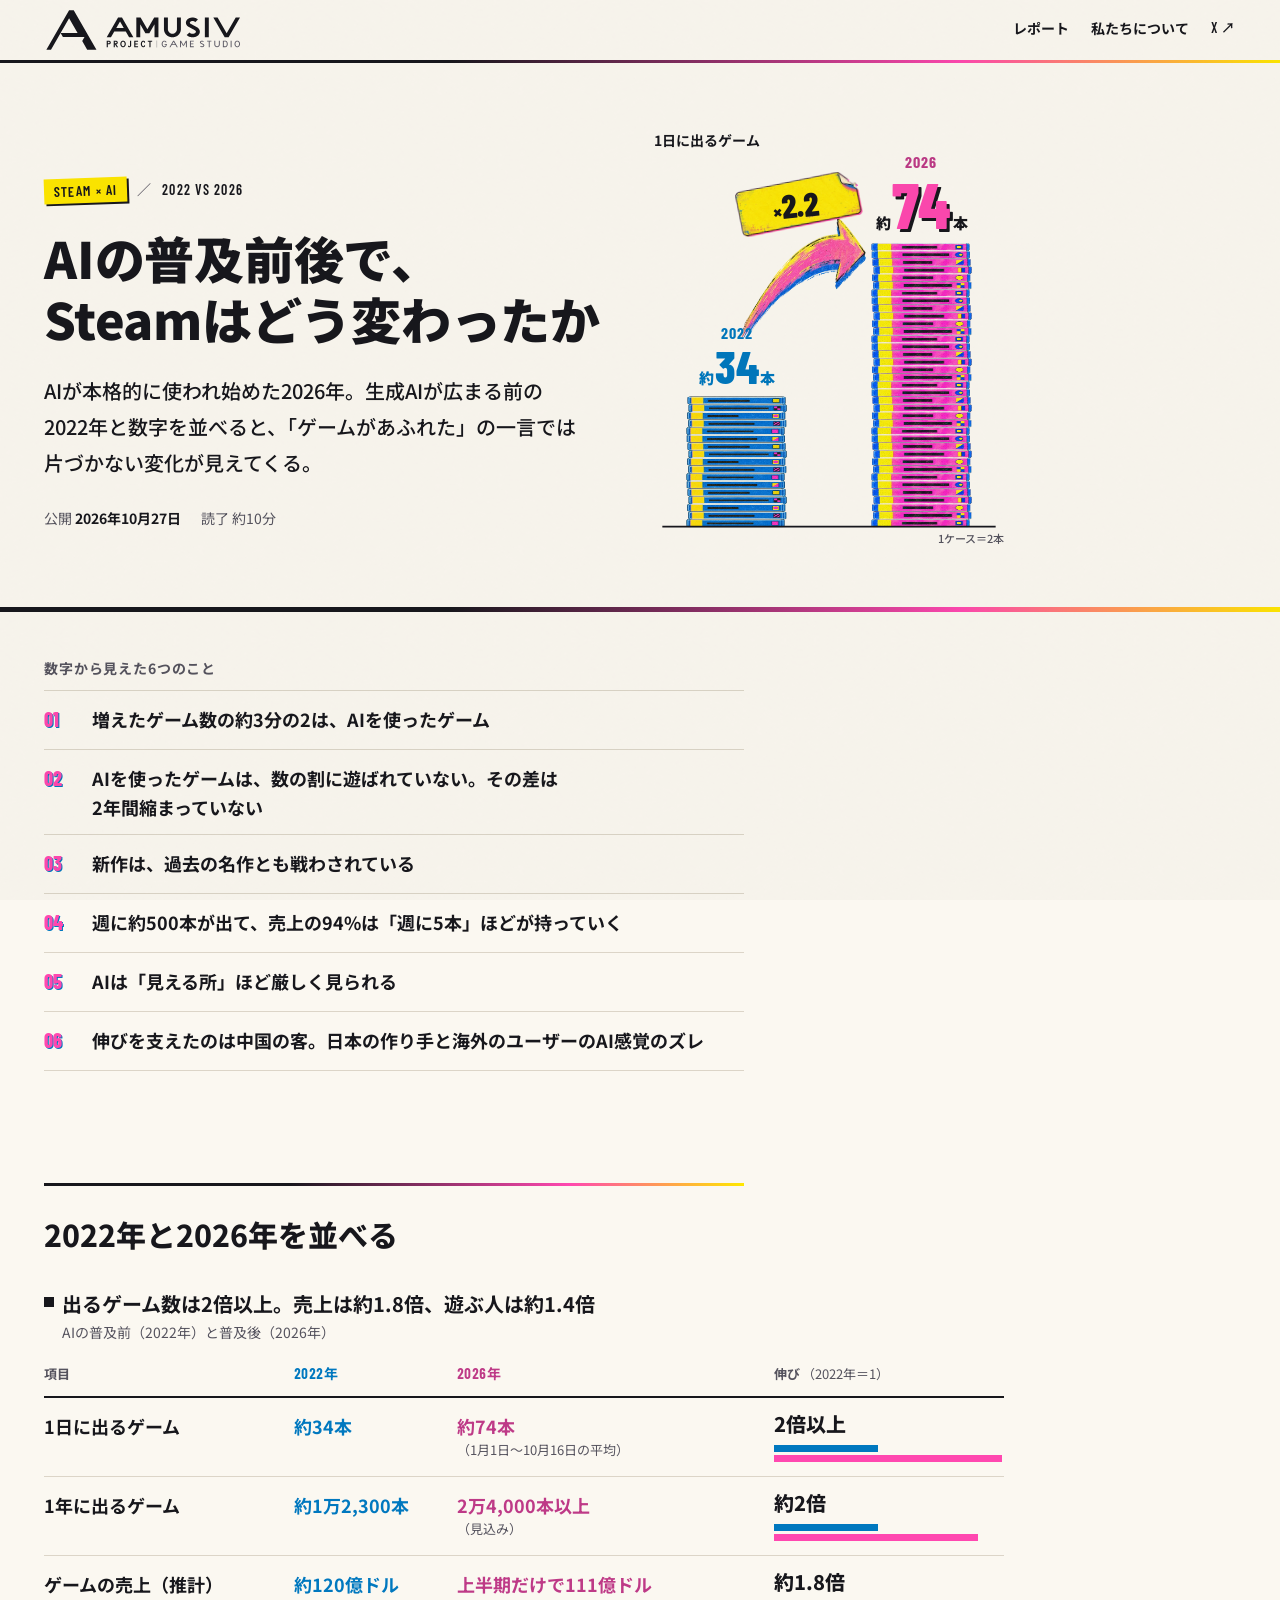
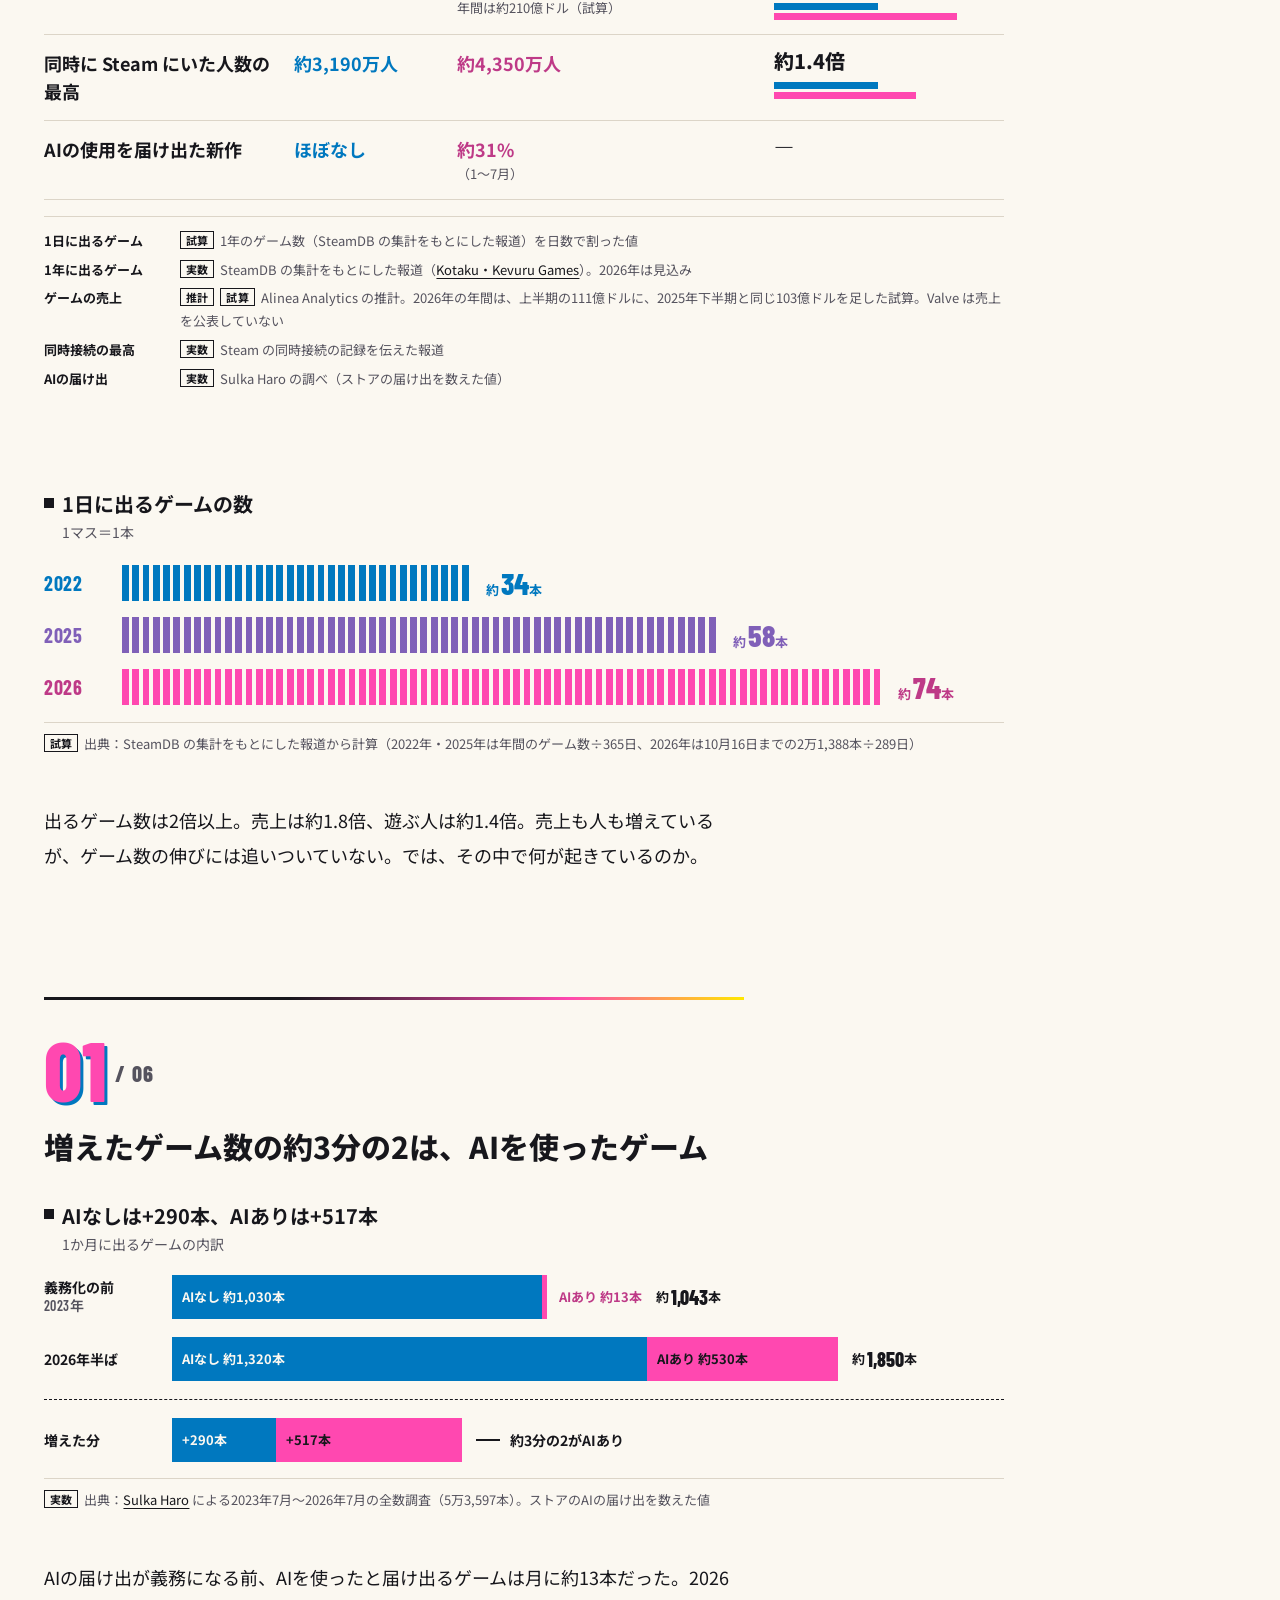
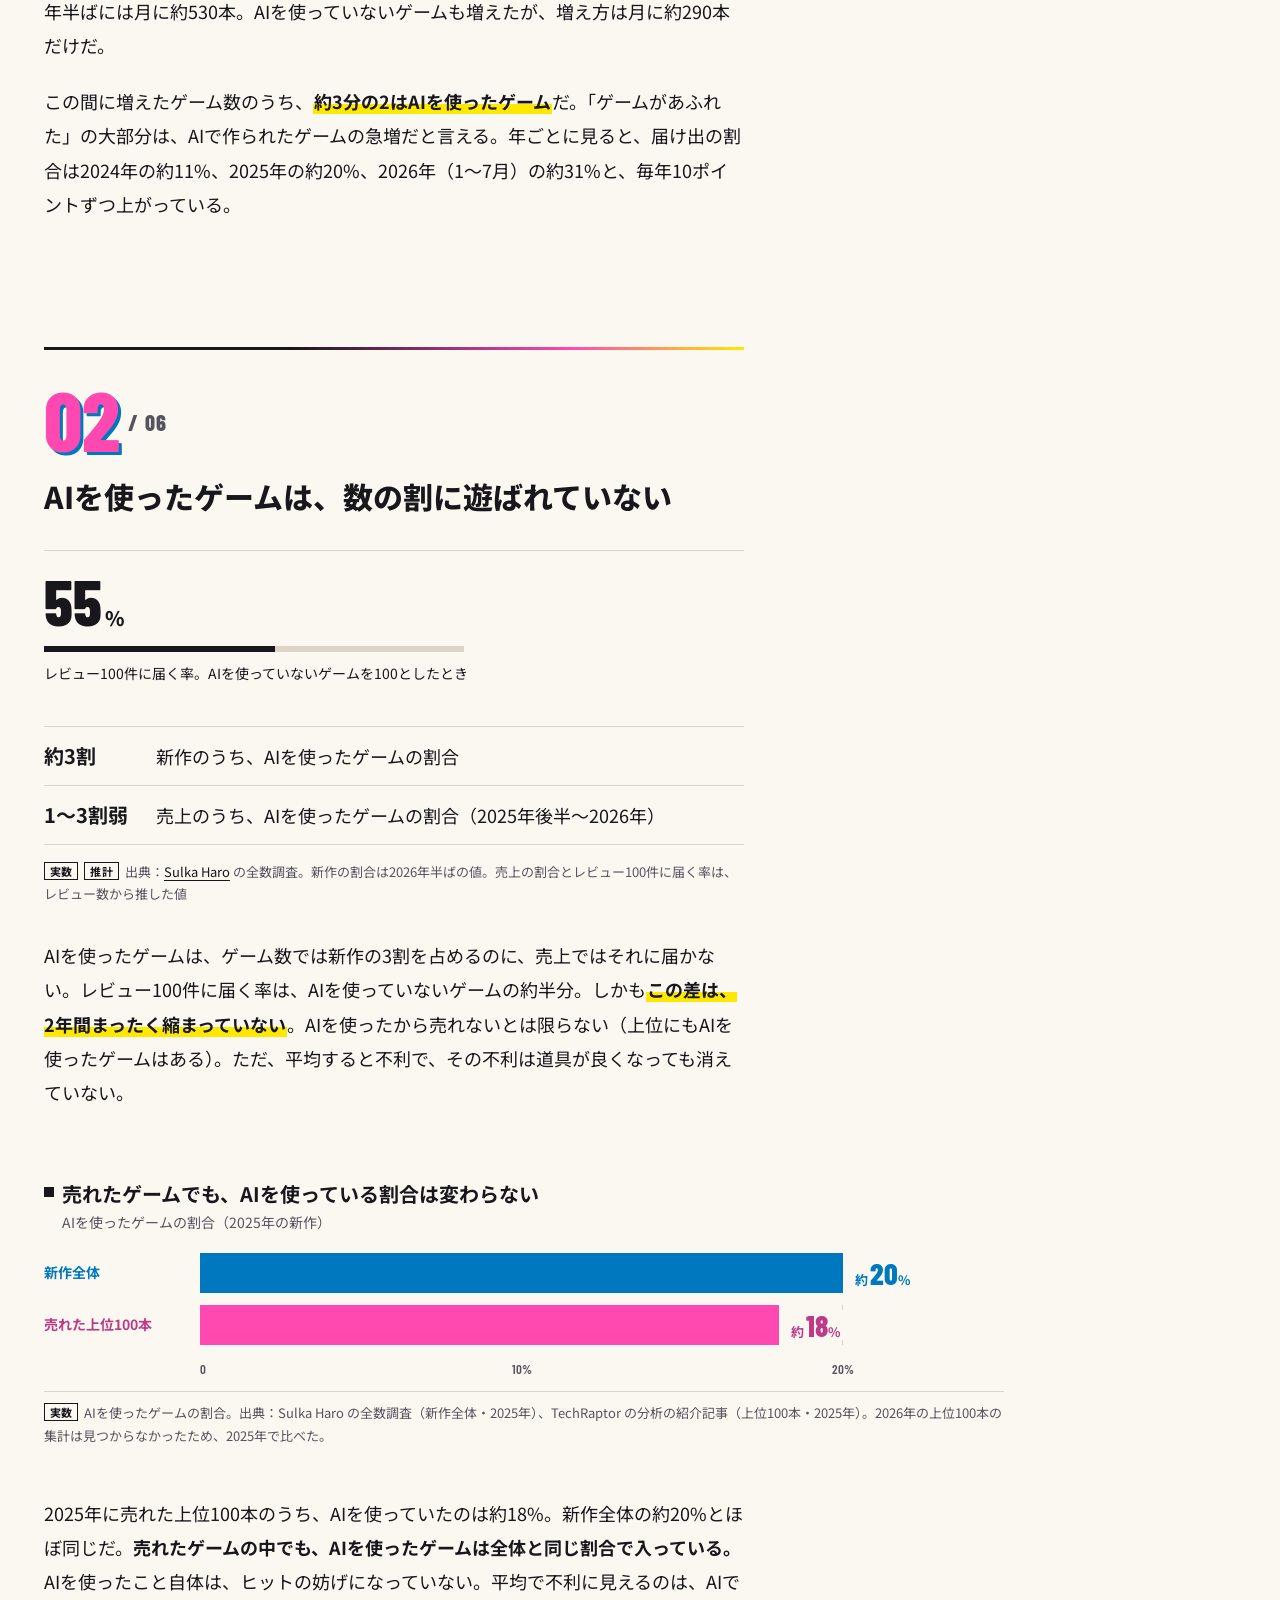
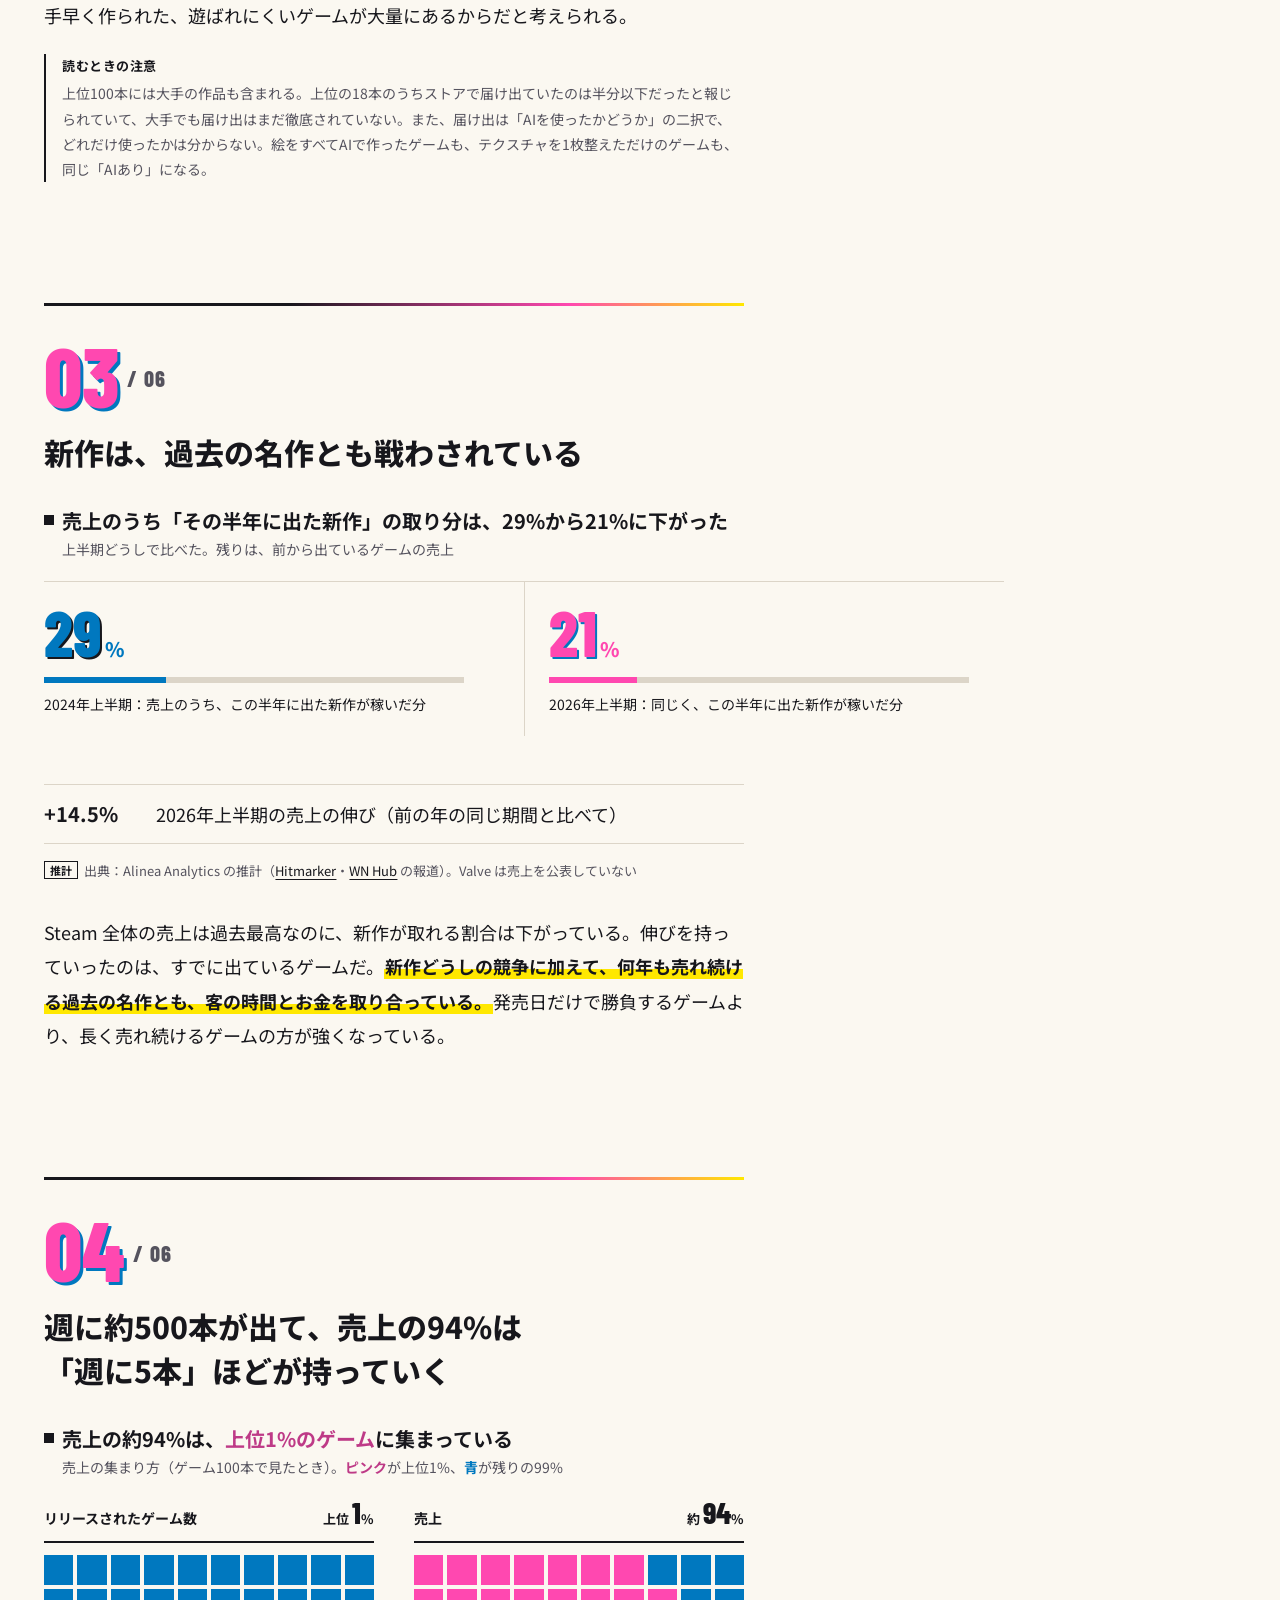
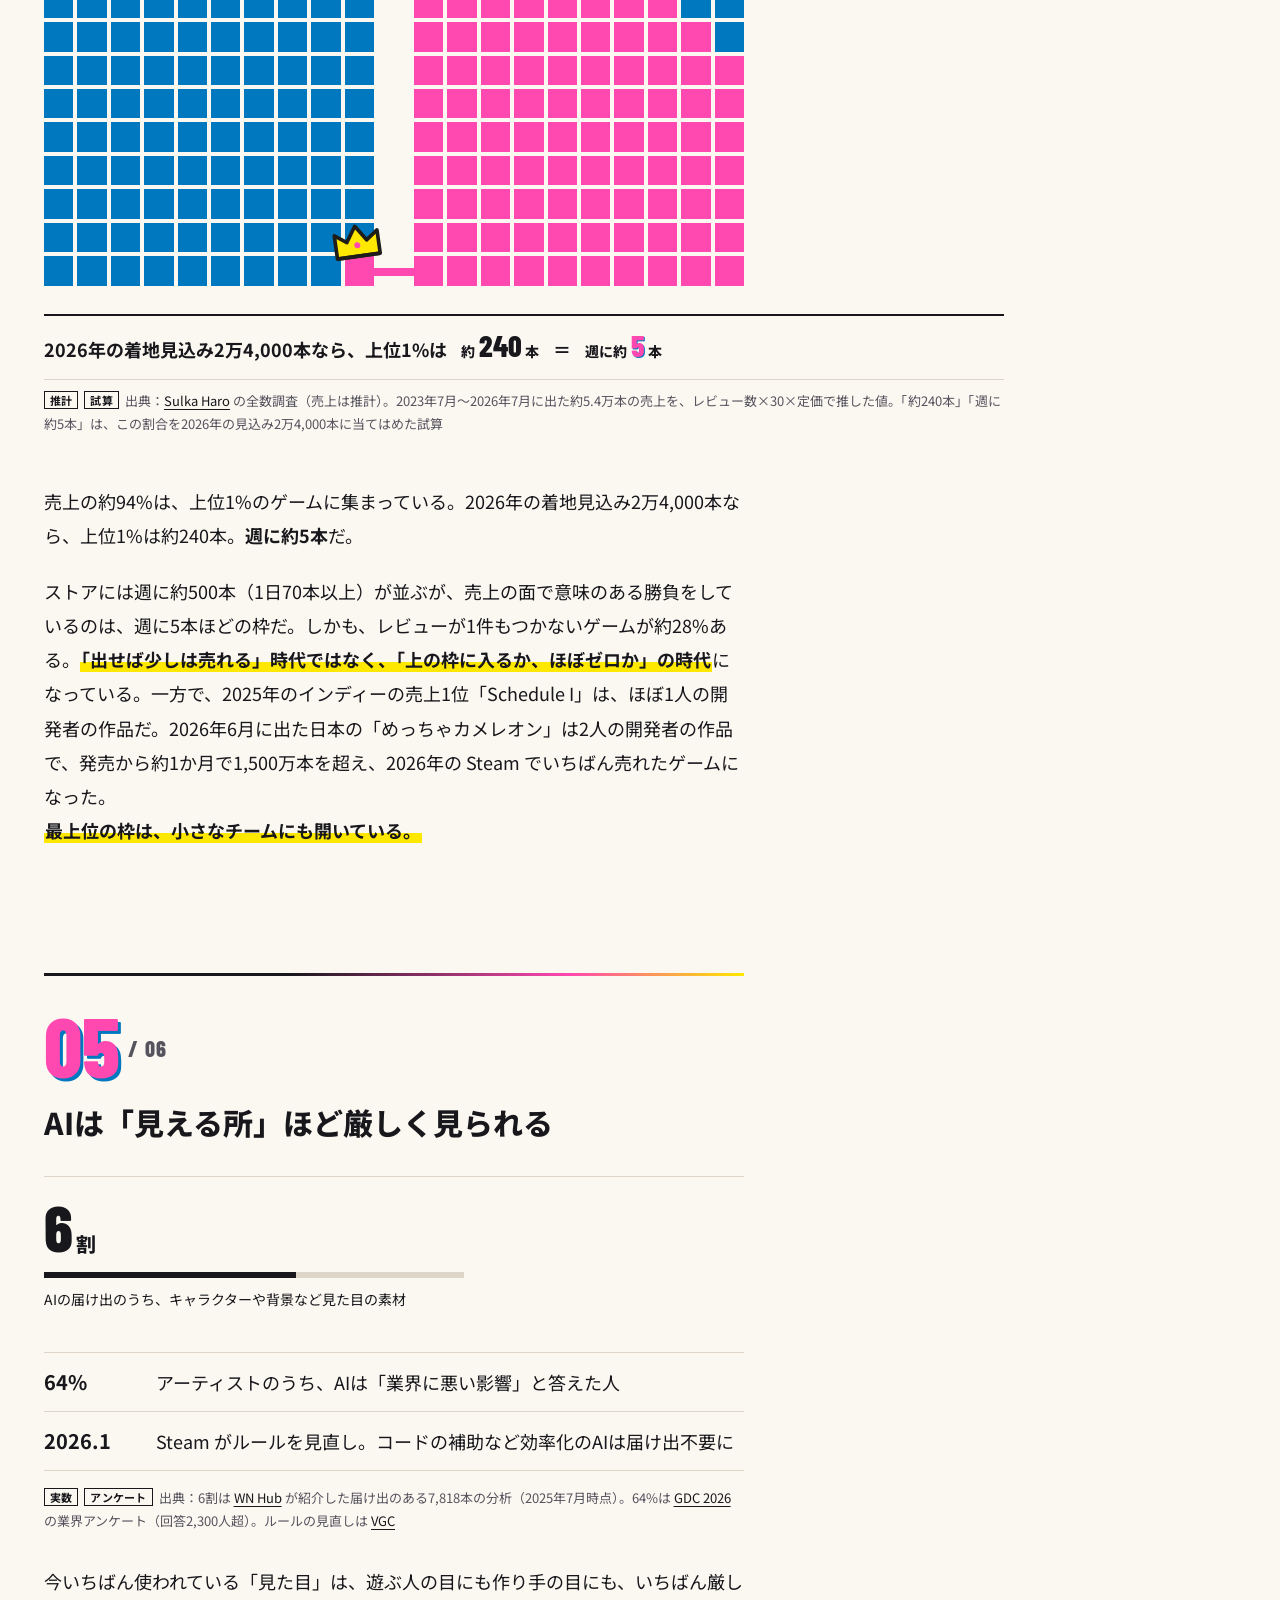
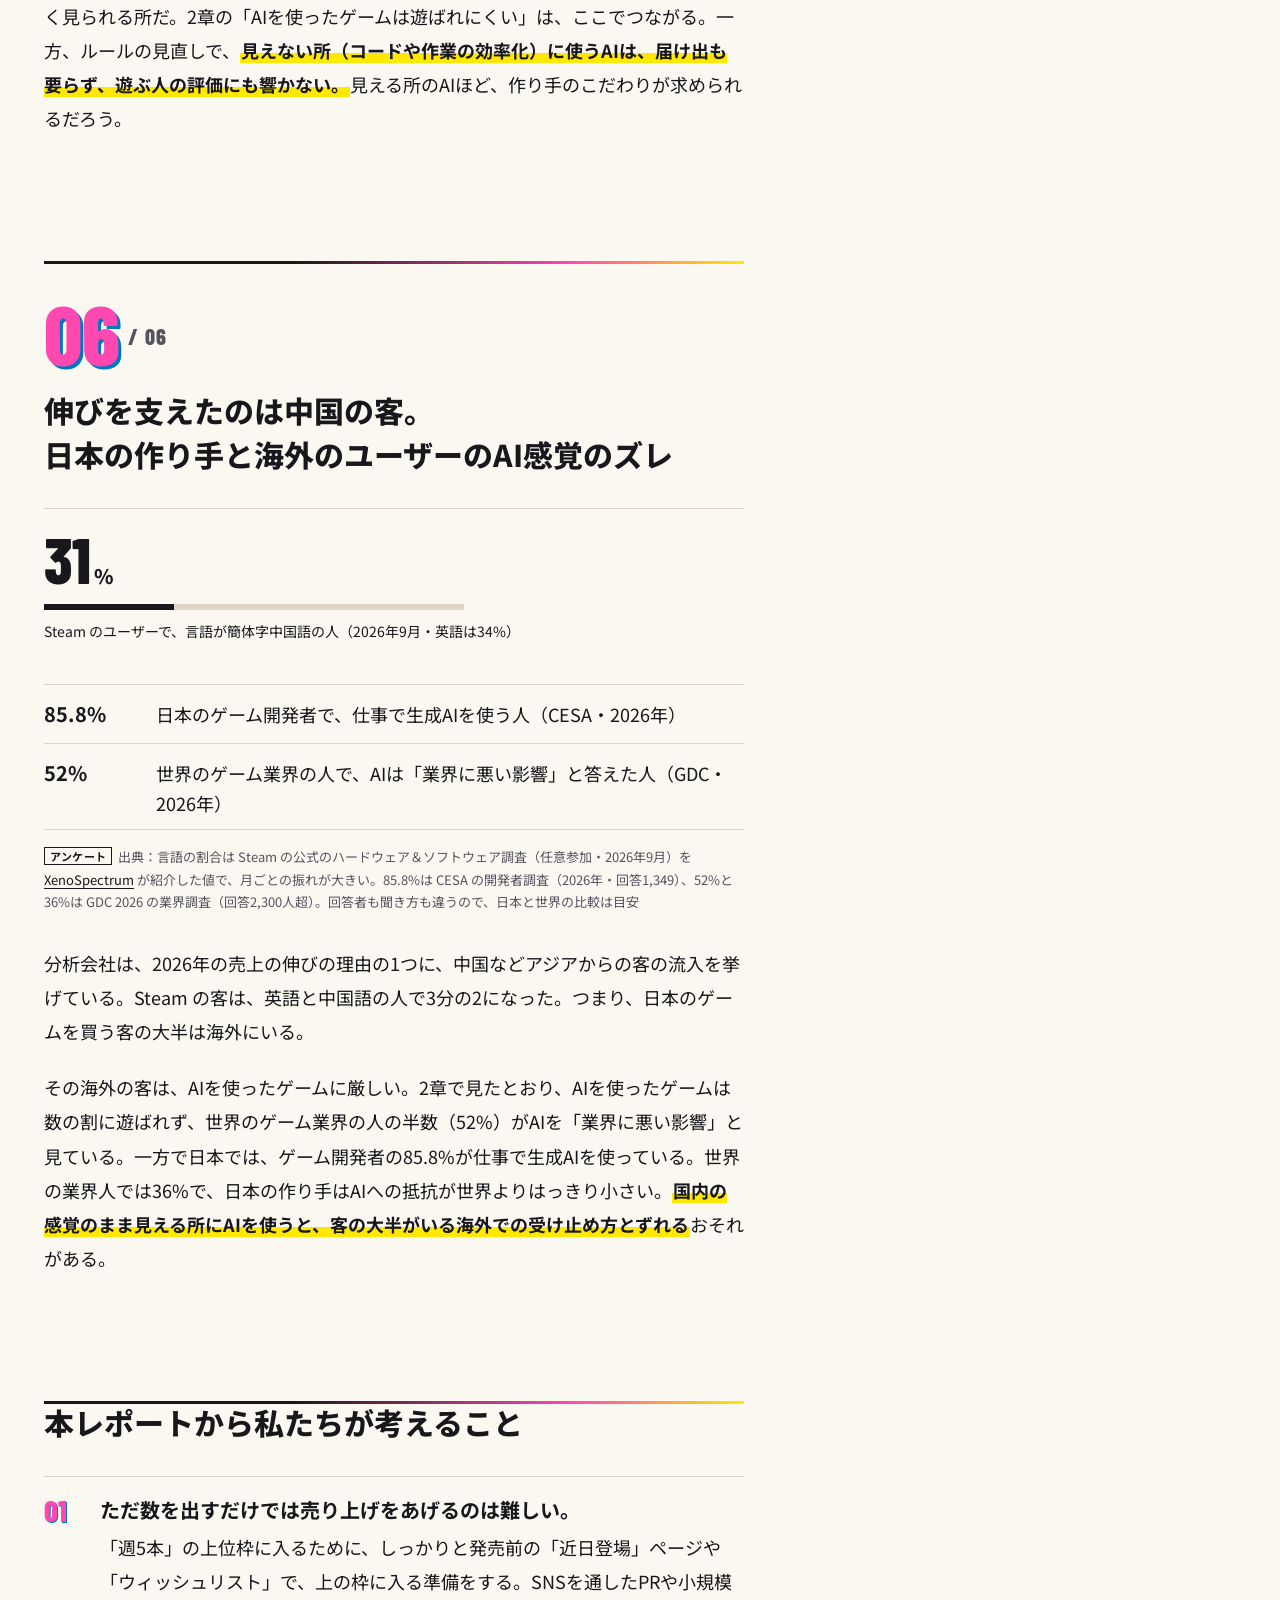
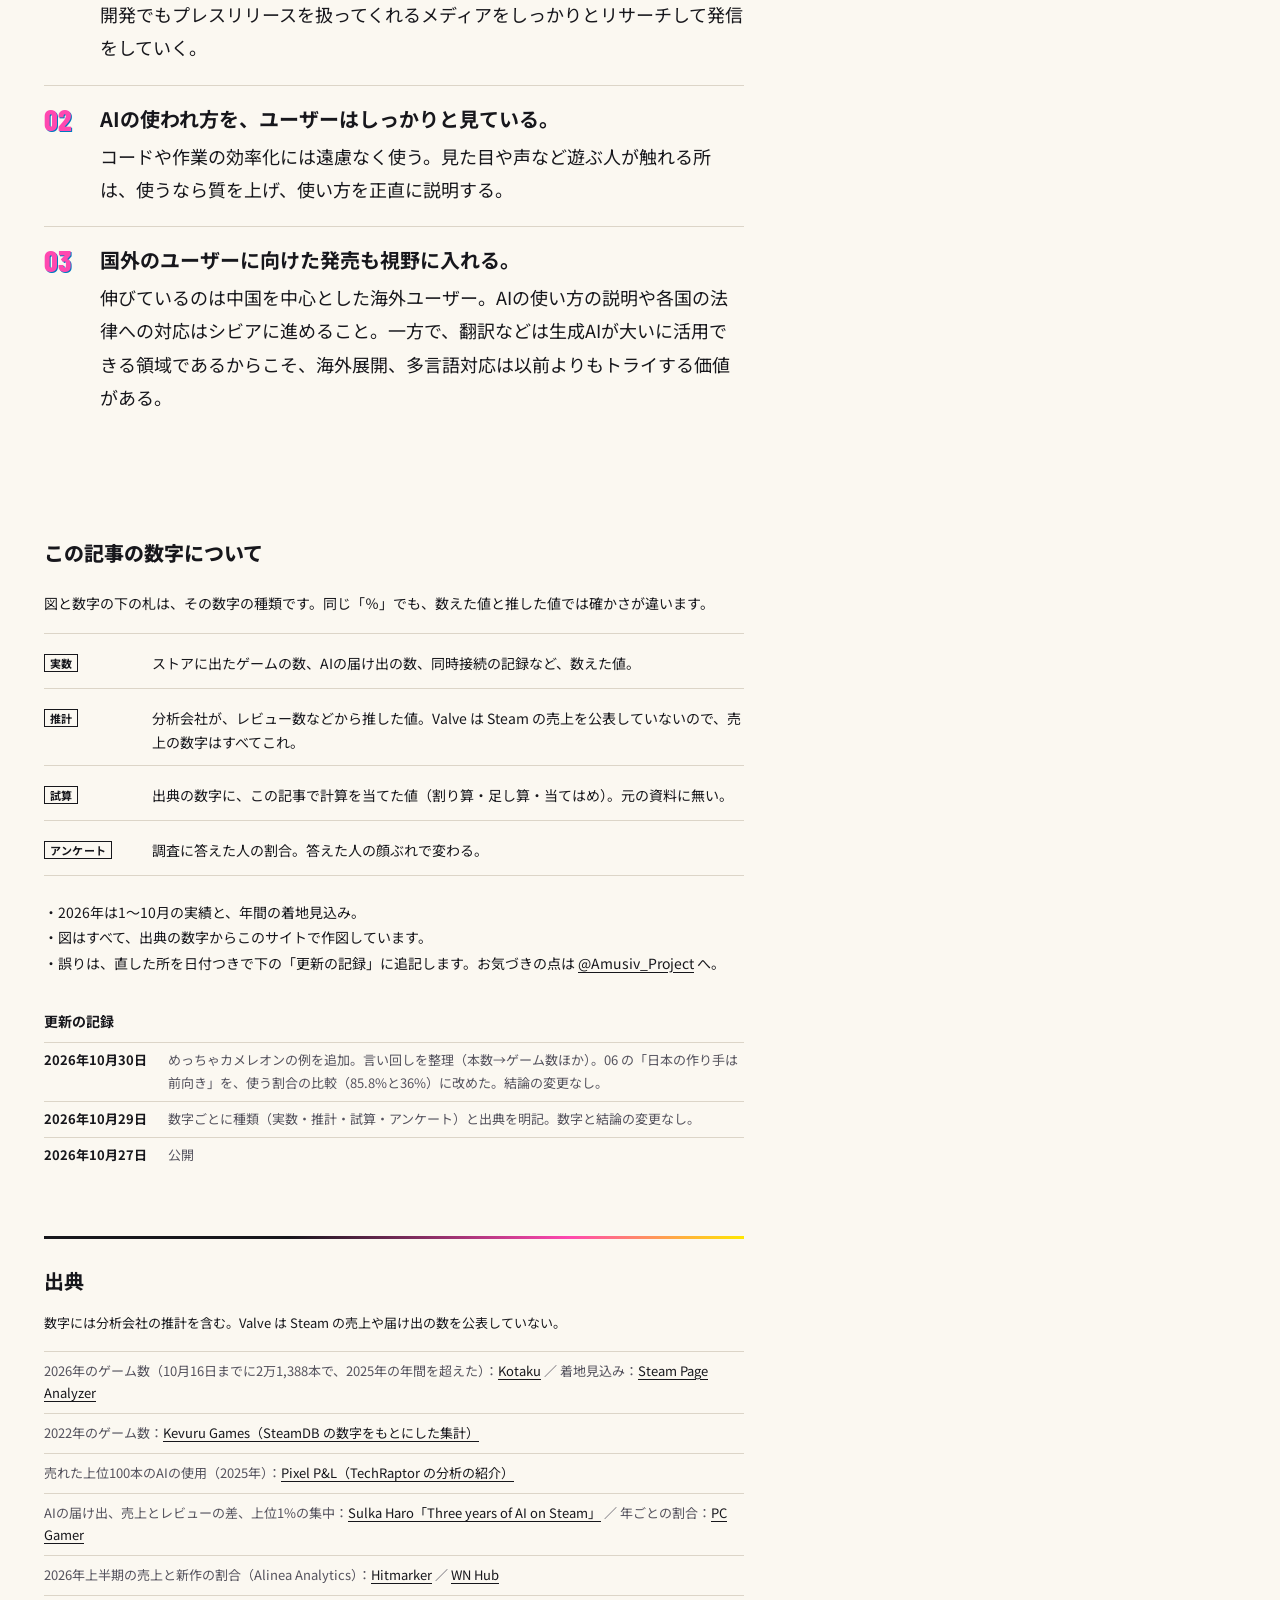
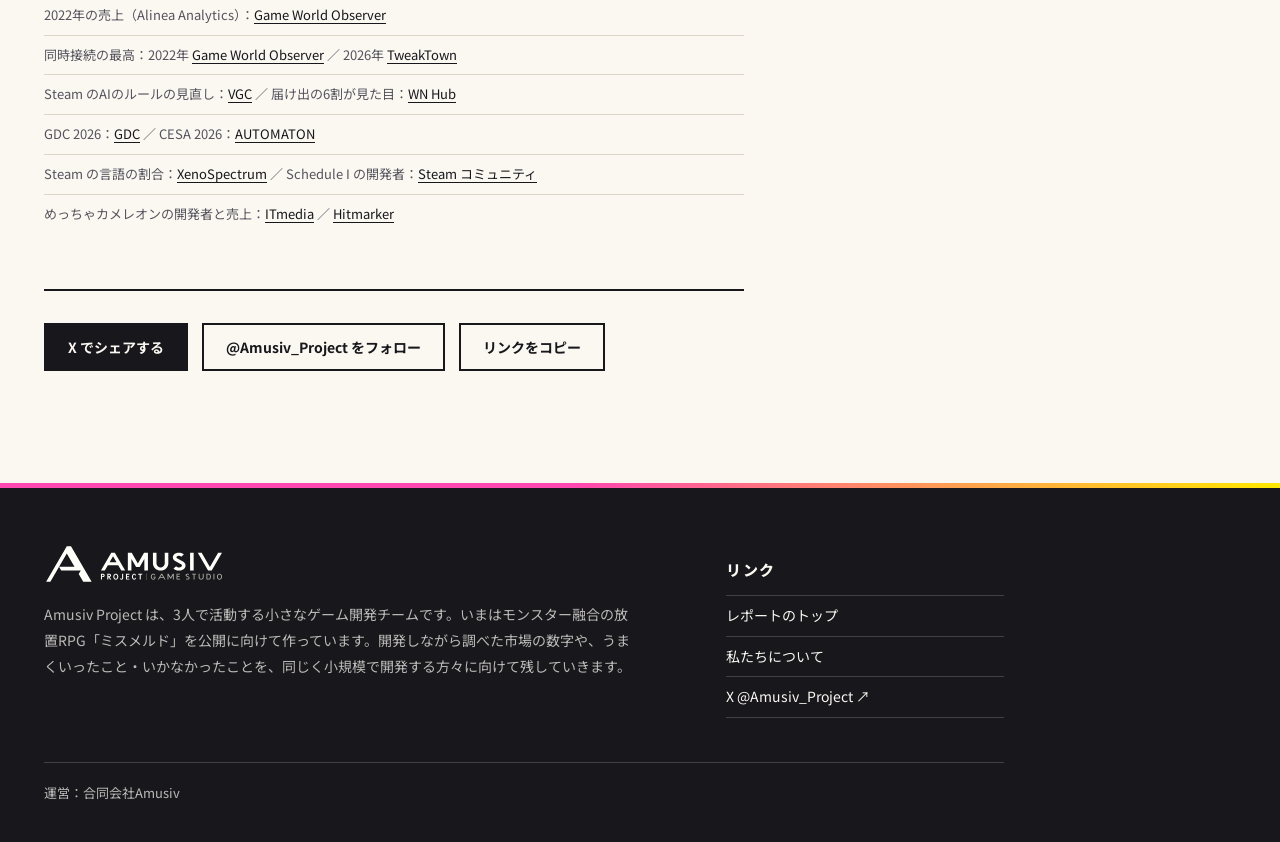
<file: articles/001/index.html>
<!doctype html>
<html lang="ja">
<head>
<script>document.documentElement.classList.add('js')</script>
<meta charset="utf-8">
<meta name="viewport" content="width=device-width, initial-scale=1, viewport-fit=cover">
<title>AIの普及前後で、Steamはどう変わったか｜Amusiv Project レポート</title>
<meta name="description" content="AIが本格的に使われ始めた2026年と、生成AIが広まる前の2022年のSteamを数字で比べました。増えたゲーム数の約3分の2はAIを使ったゲーム、売上の94%は上位1%に集中。小さなゲーム開発への6つの示唆。">
<link rel="canonical" href="https://amusiv.co.jp/articles/001/">
<meta property="og:type" content="article">
<meta property="og:site_name" content="Amusiv Project レポート">
<meta property="og:title" content="AIの普及前後で、Steamはどう変わったか">
<meta property="og:description" content="1日70本以上、増えたゲーム数の約3分の2はAIを使ったゲーム。2022年と2026年のSteamを数字で比べた、小さなゲーム開発のためのレポート。">
<meta property="og:url" content="https://amusiv.co.jp/articles/001/">
<meta property="og:image" content="https://amusiv.co.jp/articles/001/ogp.png">
<meta property="og:image:width" content="1200">
<meta property="og:image:height" content="630">
<meta property="og:locale" content="ja_JP">
<meta name="twitter:card" content="summary_large_image">
<meta name="twitter:site" content="@Amusiv_Project">
<meta property="article:published_time" content="2026-10-27">
<meta property="article:modified_time" content="2026-10-29">
<link rel="icon" href="../../favicon.svg" type="image/svg+xml">
<link rel="preconnect" href="https://fonts.googleapis.com">
<link rel="preconnect" href="https://fonts.gstatic.com" crossorigin>
<link rel="stylesheet" href="https://fonts.googleapis.com/css2?family=Barlow+Condensed:wght@600;800&family=Noto+Sans+JP:wght@400;500;700;800;900&display=swap">
<link rel="stylesheet" href="../../assets/article.css?v=a1032f">
<script type="application/ld+json">
{
  "@context": "https://schema.org",
  "@type": "Article",
  "headline": "AIの普及前後で、Steamはどう変わったか",
  "datePublished": "2026-10-27",
  "dateModified": "2026-10-29",
  "inLanguage": "ja",
  "image": "https://amusiv.co.jp/articles/001/ogp.png",
  "mainEntityOfPage": "https://amusiv.co.jp/articles/001/",
  "author": { "@type": "Organization", "name": "Amusiv Project", "url": "https://amusiv.co.jp/" },
  "publisher": { "@type": "Organization", "name": "合同会社Ａｍｕｓｉｖ", "alternateName": "Amusiv LLC", "url": "https://amusiv.co.jp/" }
}
</script>
</head>
<body>
<header class="masthead" id="top">
  <div class="in">
    <a class="brand" href="../../" aria-label="Amusiv Project レポート トップ"><img class="logo-img" src="../../assets/img/logo_header.svg" alt="Amusiv Project" width="498" height="112"></a>
    <nav class="mnav" aria-label="メニュー">
      <a href="../../#latest">レポート</a>
      <a href="../../#about">私たちについて</a>
      <a class="x" href="https://x.com/Amusiv_Project" target="_blank" rel="noopener">X ↗</a>
    </nav>
    <details class="mtoc">
      <summary aria-label="目次を開く"><span class="ic" aria-hidden="true"></span>目次</summary>
      <div class="mtoc-in"><ol class="mtoc-list"><li><a href="#s1"><span class="tn">01</span><span class="tt">増えたゲーム数の約3分の2は、AIを使ったゲーム</span></a></li><li><a href="#s2"><span class="tn">02</span><span class="tt">AIを使ったゲームは、数の割に遊ばれていない</span></a></li><li><a href="#s3"><span class="tn">03</span><span class="tt">新作は、過去の名作とも戦わされている</span></a></li><li><a href="#s4"><span class="tn">04</span><span class="tt">売上の94%は「週に5本」ほどが持っていく</span></a></li><li><a href="#s5"><span class="tn">05</span><span class="tt">AIは「見える所」ほど厳しく見られる</span></a></li><li><a href="#s6"><span class="tn">06</span><span class="tt">伸びを支えたのは中国の客</span></a></li><li><a href="#answers"><span class="tn nn">A</span><span class="tt">私たちが考えること</span></a></li><li><a href="#method"><span class="tn nn">M</span><span class="tt">この記事の数字について</span></a></li></ol><div class="sh"><a class="sx" href="https://x.com/intent/post?text=AI%E3%81%AE%E6%99%AE%E5%8F%8A%E5%89%8D%E5%BE%8C%E3%81%A7%E3%80%81Steam%E3%81%AF%E3%81%A9%E3%81%86%E5%A4%89%E3%82%8F%E3%81%A3%E3%81%9F%E3%81%8B&amp;url=https%3A%2F%2Famusiv.co.jp%2Farticles%2F001%2F&amp;via=Amusiv_Project" target="_blank" rel="noopener">X でシェア</a><button class="sc" type="button" data-copy="https://amusiv.co.jp/articles/001/">リンクをコピー</button></div></div>
    </details>
  </div>
  <div class="prog" aria-hidden="true"><i></i></div>
</header>
<aside class="rail" aria-label="目次と共有">
  <p class="rail-h">目次</p>
  <ol class="rail-list"><li><a href="#s1"><span class="tn">01</span><span class="tt">増えたゲーム数の約3分の2は、AIを使ったゲーム</span></a></li><li><a href="#s2"><span class="tn">02</span><span class="tt">AIを使ったゲームは、数の割に遊ばれていない</span></a></li><li><a href="#s3"><span class="tn">03</span><span class="tt">新作は、過去の名作とも戦わされている</span></a></li><li><a href="#s4"><span class="tn">04</span><span class="tt">売上の94%は「週に5本」ほどが持っていく</span></a></li><li><a href="#s5"><span class="tn">05</span><span class="tt">AIは「見える所」ほど厳しく見られる</span></a></li><li><a href="#s6"><span class="tn">06</span><span class="tt">伸びを支えたのは中国の客</span></a></li><li><a href="#answers"><span class="tn nn">A</span><span class="tt">私たちが考えること</span></a></li><li><a href="#method"><span class="tn nn">M</span><span class="tt">この記事の数字について</span></a></li></ol>
  <div class="sh"><a class="sx" href="https://x.com/intent/post?text=AI%E3%81%AE%E6%99%AE%E5%8F%8A%E5%89%8D%E5%BE%8C%E3%81%A7%E3%80%81Steam%E3%81%AF%E3%81%A9%E3%81%86%E5%A4%89%E3%82%8F%E3%81%A3%E3%81%9F%E3%81%8B&amp;url=https%3A%2F%2Famusiv.co.jp%2Farticles%2F001%2F&amp;via=Amusiv_Project" target="_blank" rel="noopener">X でシェア</a><button class="sc" type="button" data-copy="https://amusiv.co.jp/articles/001/">リンクをコピー</button></div>
  <a class="totop" href="#top">上へ戻る</a>
</aside>

<main>
<article>
  <header class="hero">
    <div class="in">
      <div>
        <div class="kicker"><span class="tag">Steam × AI</span><span class="sep">／</span><span>2022 vs 2026</span></div>
        <h1><span>AIの普及前後で、</span><span>Steamはどう変わったか</span></h1>
        <p class="lead">AIが本格的に使われ始めた2026年。生成AIが広まる前の2022年と数字を並べると、「ゲームがあふれた」の一言では片づかない変化が見えてくる。</p>
        <div class="meta"><span class="d">公開 <time datetime="2026-10-27">2026年10月27日</time></span><span class="rt">読了 約10分</span></div>
      </div>
      <figure class="cover" role="img" aria-label="1日に出るゲーム。2022年は約34本、2026年は約74本">
        <figcaption>1日に出るゲーム<span>1ケース＝2本</span></figcaption>
        <div class="cv-stage"><svg class="cover-svg" viewBox="0 0 420 470" aria-hidden="true"><image href="../../assets/img/kv/case2/blue0.webp" x="38.8" y="430.80" width="118" height="9.70" preserveAspectRatio="none"/><image href="../../assets/img/kv/case2/blue5.webp" x="40.8" y="421.60" width="118" height="9.70" preserveAspectRatio="none"/><image href="../../assets/img/kv/case2/blue4.webp" x="39.6" y="412.40" width="118" height="9.70" preserveAspectRatio="none"/><image href="../../assets/img/kv/case2/blue3.webp" x="41.3" y="403.20" width="118" height="9.70" preserveAspectRatio="none"/><image href="../../assets/img/kv/case2/blue2.webp" x="40.0" y="394.00" width="118" height="9.70" preserveAspectRatio="none"/><image href="../../assets/img/kv/case2/blue1.webp" x="39.2" y="384.80" width="118" height="9.70" preserveAspectRatio="none"/><image href="../../assets/img/kv/case2/blue0.webp" x="38.8" y="375.60" width="118" height="9.70" preserveAspectRatio="none"/><image href="../../assets/img/kv/case2/blue5.webp" x="40.8" y="366.40" width="118" height="9.70" preserveAspectRatio="none"/><image href="../../assets/img/kv/case2/blue4.webp" x="39.6" y="357.20" width="118" height="9.70" preserveAspectRatio="none"/><image href="../../assets/img/kv/case2/blue3.webp" x="41.3" y="348.00" width="118" height="9.70" preserveAspectRatio="none"/><image href="../../assets/img/kv/case2/blue2.webp" x="40.0" y="338.80" width="118" height="9.70" preserveAspectRatio="none"/><image href="../../assets/img/kv/case2/blue1.webp" x="39.2" y="329.60" width="118" height="9.70" preserveAspectRatio="none"/><image href="../../assets/img/kv/case2/blue0.webp" x="38.8" y="320.40" width="118" height="9.70" preserveAspectRatio="none"/><image href="../../assets/img/kv/case2/blue5.webp" x="40.8" y="311.20" width="118" height="9.70" preserveAspectRatio="none"/><image href="../../assets/img/kv/case2/blue4.webp" x="39.6" y="302.00" width="118" height="9.70" preserveAspectRatio="none"/><image href="../../assets/img/kv/case2/blue3.webp" x="41.3" y="292.80" width="118" height="9.70" preserveAspectRatio="none"/><image href="../../assets/img/kv/case2/blue2.webp" x="40.0" y="283.60" width="118" height="9.70" preserveAspectRatio="none"/><image href="../../assets/img/kv/case2/pink0.webp" x="260.8" y="430.80" width="118" height="9.70" preserveAspectRatio="none"/><image href="../../assets/img/kv/case2/pink5.webp" x="262.8" y="421.60" width="118" height="9.70" preserveAspectRatio="none"/><image href="../../assets/img/kv/case2/pink4.webp" x="261.6" y="412.40" width="118" height="9.70" preserveAspectRatio="none"/><image href="../../assets/img/kv/case2/pink3.webp" x="263.3" y="403.20" width="118" height="9.70" preserveAspectRatio="none"/><image href="../../assets/img/kv/case2/pink2.webp" x="262.0" y="394.00" width="118" height="9.70" preserveAspectRatio="none"/><image href="../../assets/img/kv/case2/pink1.webp" x="261.2" y="384.80" width="118" height="9.70" preserveAspectRatio="none"/><image href="../../assets/img/kv/case2/pink0.webp" x="260.8" y="375.60" width="118" height="9.70" preserveAspectRatio="none"/><image href="../../assets/img/kv/case2/pink5.webp" x="262.8" y="366.40" width="118" height="9.70" preserveAspectRatio="none"/><image href="../../assets/img/kv/case2/pink4.webp" x="261.6" y="357.20" width="118" height="9.70" preserveAspectRatio="none"/><image href="../../assets/img/kv/case2/pink3.webp" x="263.3" y="348.00" width="118" height="9.70" preserveAspectRatio="none"/><image href="../../assets/img/kv/case2/pink2.webp" x="262.0" y="338.80" width="118" height="9.70" preserveAspectRatio="none"/><image href="../../assets/img/kv/case2/pink1.webp" x="261.2" y="329.60" width="118" height="9.70" preserveAspectRatio="none"/><image href="../../assets/img/kv/case2/pink0.webp" x="260.8" y="320.40" width="118" height="9.70" preserveAspectRatio="none"/><image href="../../assets/img/kv/case2/pink5.webp" x="262.8" y="311.20" width="118" height="9.70" preserveAspectRatio="none"/><image href="../../assets/img/kv/case2/pink4.webp" x="261.6" y="302.00" width="118" height="9.70" preserveAspectRatio="none"/><image href="../../assets/img/kv/case2/pink3.webp" x="263.3" y="292.80" width="118" height="9.70" preserveAspectRatio="none"/><image href="../../assets/img/kv/case2/pink2.webp" x="262.0" y="283.60" width="118" height="9.70" preserveAspectRatio="none"/><image href="../../assets/img/kv/case2/pink1.webp" x="261.2" y="274.40" width="118" height="9.70" preserveAspectRatio="none"/><image href="../../assets/img/kv/case2/pink0.webp" x="260.8" y="265.20" width="118" height="9.70" preserveAspectRatio="none"/><image href="../../assets/img/kv/case2/pink5.webp" x="262.8" y="256.00" width="118" height="9.70" preserveAspectRatio="none"/><image href="../../assets/img/kv/case2/pink4.webp" x="261.6" y="246.80" width="118" height="9.70" preserveAspectRatio="none"/><image href="../../assets/img/kv/case2/pink3.webp" x="263.3" y="237.60" width="118" height="9.70" preserveAspectRatio="none"/><image href="../../assets/img/kv/case2/pink2.webp" x="262.0" y="228.40" width="118" height="9.70" preserveAspectRatio="none"/><image href="../../assets/img/kv/case2/pink1.webp" x="261.2" y="219.20" width="118" height="9.70" preserveAspectRatio="none"/><image href="../../assets/img/kv/case2/pink0.webp" x="260.8" y="210.00" width="118" height="9.70" preserveAspectRatio="none"/><image href="../../assets/img/kv/case2/pink5.webp" x="262.8" y="200.80" width="118" height="9.70" preserveAspectRatio="none"/><image href="../../assets/img/kv/case2/pink4.webp" x="261.6" y="191.60" width="118" height="9.70" preserveAspectRatio="none"/><image href="../../assets/img/kv/case2/pink3.webp" x="263.3" y="182.40" width="118" height="9.70" preserveAspectRatio="none"/><image href="../../assets/img/kv/case2/pink2.webp" x="262.0" y="173.20" width="118" height="9.70" preserveAspectRatio="none"/><image href="../../assets/img/kv/case2/pink1.webp" x="261.2" y="164.00" width="118" height="9.70" preserveAspectRatio="none"/><image href="../../assets/img/kv/case2/pink0.webp" x="260.8" y="154.80" width="118" height="9.70" preserveAspectRatio="none"/><image href="../../assets/img/kv/case2/pink5.webp" x="262.8" y="145.60" width="118" height="9.70" preserveAspectRatio="none"/><image href="../../assets/img/kv/case2/pink4.webp" x="261.6" y="136.40" width="118" height="9.70" preserveAspectRatio="none"/><image href="../../assets/img/kv/case2/pink3.webp" x="263.3" y="127.20" width="118" height="9.70" preserveAspectRatio="none"/><image href="../../assets/img/kv/case2/pink2.webp" x="262.0" y="118.00" width="118" height="9.70" preserveAspectRatio="none"/><image href="../../assets/img/kv/case2/pink1.webp" x="261.2" y="108.80" width="118" height="9.70" preserveAspectRatio="none"/><image href="../../assets/img/kv/case2/pink0.webp" x="260.8" y="99.60" width="118" height="9.70" preserveAspectRatio="none"/><line x1="10" y1="440" x2="410" y2="440" stroke="var(--ink)" stroke-width="2"/><image href="../../assets/img/kv/case2/arrow.webp" x="104.9" y="69.6" width="149.1" height="144.0" preserveAspectRatio="none"/><g transform="translate(98.9,19.6) rotate(-6 75.0 33.0)"><image href="../../assets/img/kv/case2/sticker.webp" width="150" height="66" preserveAspectRatio="none"/><text class="cx" x="71.0" y="49.0"><tspan class="m">×</tspan>2.2</text></g></svg>
          <p class="cv old" style="left:23.6%;top:58.6%"><span class="y">2022</span><b><small>約</small>34<small>本</small></b></p>
          <p class="cv new" style="left:76.4%;top:19.5%"><span class="y">2026</span><b><small>約</small>74<small>本</small></b></p>
        </div>
      </figure>
    </div>
  </header>

  <nav class="points grid" aria-labelledby="points-h">
      <h2 id="points-h">数字から見えた6つのこと</h2>
      <ol>
        <li><a href="#s1"><span class="pn">01</span><span class="pt">増えたゲーム数の約3分の2は、AIを使ったゲーム</span></a></li>
        <li><a href="#s2"><span class="pn">02</span><span class="pt">AIを使ったゲームは、数の割に遊ばれていない。その差は2年間縮まっていない</span></a></li>
        <li><a href="#s3"><span class="pn">03</span><span class="pt">新作は、過去の名作とも戦わされている</span></a></li>
        <li><a href="#s4"><span class="pn">04</span><span class="pt">週に約500本が出て、売上の94%は「週に5本」ほどが持っていく</span></a></li>
        <li><a href="#s5"><span class="pn">05</span><span class="pt">AIは「見える所」ほど厳しく見られる</span></a></li>
        <li><a href="#s6"><span class="pn">06</span><span class="pt">伸びを支えたのは中国の客。日本の作り手と海外のユーザーのAI感覚のズレ</span></a></li>
      </ol>
  </nav>

  <section class="sec grid" id="compare">
    <h2>2022年と2026年を並べる</h2>
    <figure class="fig wide">
      <figcaption class="fh"><b><span class="ph">出るゲーム数は2倍以上。</span><span class="ph">売上は約1.8倍、</span><span class="ph">遊ぶ人は約1.4倍</span></b><span>AIの普及前（2022年）と普及後（2026年）</span></figcaption>
      <table class="cmp">
        <thead><tr><th scope="col">項目</th><th scope="col" class="y">2022年</th><th scope="col" class="y">2026年</th><th scope="col">伸び<span class="th-sub">（2022年＝1）</span></th></tr></thead>
        <tbody>
        <tr><th scope="row">1日に出るゲーム</th><td class="a" data-y="2022年">約34本</td><td class="b" data-y="2026年">約74本<small>（1月1日〜10月16日の平均）</small></td><td class="x"><span class="xv">2倍以上</span><span class="rb" aria-hidden="true"><i style="--r:1"></i><i class="b1" style="--r:2.18"></i></span></td></tr>
        <tr><th scope="row">1年に出るゲーム</th><td class="a" data-y="2022年">約1万2,300本</td><td class="b" data-y="2026年">2万4,000本以上<small>（見込み）</small></td><td class="x"><span class="xv">約2倍</span><span class="rb" aria-hidden="true"><i style="--r:1"></i><i class="b1" style="--r:1.95"></i></span></td></tr>
        <tr><th scope="row">ゲームの売上（推計）</th><td class="a" data-y="2022年">約120億ドル</td><td class="b" data-y="2026年">上半期だけで111億ドル<small>年間は約210億ドル（試算）</small></td><td class="x"><span class="xv">約1.8倍</span><span class="rb" aria-hidden="true"><i style="--r:1"></i><i class="b1" style="--r:1.75"></i></span></td></tr>
        <tr><th scope="row">同時に Steam にいた人数の最高</th><td class="a" data-y="2022年">約3,190万人</td><td class="b" data-y="2026年">約4,350万人</td><td class="x"><span class="xv">約1.4倍</span><span class="rb" aria-hidden="true"><i style="--r:1"></i><i class="b1" style="--r:1.36"></i></span></td></tr>
        <tr><th scope="row">AIの使用を届け出た新作</th><td class="a" data-y="2022年">ほぼなし</td><td class="b" data-y="2026年">約31%<small>（1〜7月）</small></td><td class="x"><span class="xv">―</span></td></tr>
        </tbody>
      </table>
      <ul class="src rows">
        <li><span class="rn">1日に出るゲーム</span><a class="kind" href="#method">試算</a>1年のゲーム数（SteamDB の集計をもとにした報道）を日数で割った値</li>
        <li><span class="rn">1年に出るゲーム</span><a class="kind" href="#method">実数</a>SteamDB の集計をもとにした報道（<a href="#sources">Kotaku・Kevuru Games</a>）。2026年は見込み</li>
        <li><span class="rn">ゲームの売上</span><a class="kind" href="#method">推計</a><a class="kind" href="#method">試算</a>Alinea Analytics の推計。2026年の年間は、上半期の111億ドルに、2025年下半期と同じ103億ドルを足した試算。Valve は売上を公表していない</li>
        <li><span class="rn">同時接続の最高</span><a class="kind" href="#method">実数</a>Steam の同時接続の記録を伝えた報道</li>
        <li><span class="rn">AIの届け出</span><a class="kind" href="#method">実数</a>Sulka Haro の調べ（ストアの届け出を数えた値）</li>
      </ul>
    </figure>

    <figure class="fig wide">
      <figcaption class="fh"><b>1日に出るゲームの数</b><span>1マス＝1本</span></figcaption>
      <div class="units" role="img" aria-label="1日に出るゲーム。2022年は約34本、2025年は約58本、2026年は約74本">
        <div class="u-row old"><span class="y">2022</span><span class="t"><i style="--n:34"></i><span class="v"><small>約</small>34<small>本</small></span></span></div>
        <div class="u-row mid"><span class="y">2025</span><span class="t"><i style="--n:58"></i><span class="v"><small>約</small>58<small>本</small></span></span></div>
        <div class="u-row hot"><span class="y">2026</span><span class="t"><i style="--n:74"></i><span class="v"><small>約</small>74<small>本</small></span></span></div>
      </div>
      <p class="src"><a class="kind" href="#method">試算</a>出典：SteamDB の集計をもとにした報道から計算（2022年・2025年は年間のゲーム数÷365日、2026年は10月16日までの2万1,388本÷289日）</p>
    </figure>
    <p>出るゲーム数は2倍以上。売上は約1.8倍、遊ぶ人は約1.4倍。売上も人も増えているが、ゲーム数の伸びには追いついていない。では、その中で何が起きているのか。</p>
  </section>

  <section class="sec grid" id="s1">
    <h2><span class="no">01</span><span class="ph">増えたゲーム数の約3分の2は、</span><span class="ph">AIを使ったゲーム</span></h2>
    <figure class="fig wide">
      <figcaption class="fh"><b>AIなしは+290本、AIありは+517本</b><span>1か月に出るゲームの内訳</span></figcaption>
      <div class="stack" role="img" aria-label="届け出の義務化前はAIありが月約13本、AIなしが約1030本。2026年半ばはAIありが約530本、AIなしが約1320本">
        <div class="s-row"><span class="y">義務化の前<small>2023年</small></span><div class="s-bar"><span class="g" style="--w:44.5">AIなし 約1,030本</span><span class="p thin" style="--w:.56"></span><span class="out">AIあり 約13本</span><span class="out tot"><small>約</small>1,043<small>本</small></span></div></div>
        <div class="s-row"><span class="y">2026年半ば</span><div class="s-bar"><span class="g" style="--w:57.1">AIなし 約1,320本</span><span class="p" style="--w:22.9">AIあり 約530本</span><span class="out tot"><small>約</small>1,850<small>本</small></span></div></div>
        <div class="s-row gain"><span class="y">増えた分</span><div class="s-bar"><span class="g" style="--w:12.5">+290本</span><span class="p" style="--w:22.4">+517本</span><span class="call">約3分の2がAIあり</span></div></div>
      </div>
      <p class="src"><a class="kind" href="#method">実数</a>出典：<a href="https://fragwyz.substack.com/p/three-years-of-ai-on-steam" rel="noopener">Sulka Haro</a> による2023年7月〜2026年7月の全数調査（5万3,597本）。ストアのAIの届け出を数えた値</p>
    </figure>
    <p>AIの届け出が義務になる前、AIを使ったと届け出るゲームは月に約13本だった。2026年半ばには月に約530本。AIを使っていないゲームも増えたが、増え方は月に約290本だけだ。</p>
    <p>この間に増えたゲーム数のうち、<strong class="mk">約3分の2はAIを使ったゲーム</strong>だ。「ゲームがあふれた」の大部分は、AIで作られたゲームの急増だと言える。年ごとに見ると、届け出の割合は2024年の約11%、2025年の約20%、2026年（1〜7月）の約31%と、毎年10ポイントずつ上がっている。</p>
  </section>

  <section class="sec grid" id="s2">
    <h2><span class="no">02</span><span class="ph">AIを使ったゲームは、</span><span class="ph">数の割に遊ばれていない</span></h2>
    <div class="kpi">
      <div class="stat"><div class="n">55<small>%</small></div><div class="m" aria-hidden="true"><i style="--v:55"></i></div><div class="l">レビュー100件に届く率。AIを使っていないゲームを100としたとき</div></div>
    </div>
    <ul class="facts">
      <li><b>約3割</b><span>新作のうち、AIを使ったゲームの割合</span></li>
      <li><b>1〜3割弱</b><span>売上のうち、AIを使ったゲームの割合（2025年後半〜2026年）</span></li>
    </ul>
    <p class="src"><a class="kind" href="#method">実数</a><a class="kind" href="#method">推計</a>出典：<a href="https://fragwyz.substack.com/p/three-years-of-ai-on-steam" rel="noopener">Sulka Haro</a> の全数調査。新作の割合は2026年半ばの値。売上の割合とレビュー100件に届く率は、レビュー数から推した値</p>
    <p>AIを使ったゲームは、ゲーム数では新作の3割を占めるのに、売上ではそれに届かない。レビュー100件に届く率は、AIを使っていないゲームの約半分。しかも<strong class="mk">この差は、2年間まったく縮まっていない</strong>。AIを使ったから売れないとは限らない（上位にもAIを使ったゲームはある）。ただ、平均すると不利で、その不利は道具が良くなっても消えていない。</p>
    <figure class="fig wide">
      <figcaption class="fh"><b><span class="ph">売れたゲームでも、</span><span class="ph">AIを使っている割合は変わらない</span></b><span>AIを使ったゲームの割合（2025年の新作）</span></figcaption>
      <div class="hbars" role="img" aria-label="AIを使ったゲームの割合。新作全体は約20パーセント、売れた上位100本は約18パーセント">
        <div class="h-row"><span class="y">新作全体</span><div class="t"><i style="--v:20"></i><em style="--v:20"><small>約</small>20<small>%</small></em></div></div>
        <div class="h-row hot"><span class="y">売れた上位100本</span><div class="t"><i style="--v:18"></i><em style="--v:18"><small>約</small>18<small>%</small></em></div></div>
        <div class="h-axis" aria-hidden="true"><span></span><div><span style="left:0">0</span><span style="left:40%">10%</span><span style="left:80%">20%</span></div></div>
      </div>
      <p class="src"><a class="kind" href="#method">実数</a>AIを使ったゲームの割合。出典：Sulka Haro の全数調査（新作全体・2025年）、TechRaptor の分析の紹介記事（上位100本・2025年）。2026年の上位100本の集計は見つからなかったため、2025年で比べた。</p>
    </figure>
    <p>2025年に売れた上位100本のうち、AIを使っていたのは約18%。新作全体の約20%とほぼ同じだ。<strong>売れたゲームの中でも、AIを使ったゲームは全体と同じ割合で入っている。</strong>AIを使ったこと自体は、ヒットの妨げになっていない。平均で不利に見えるのは、AIで手早く作られた、遊ばれにくいゲームが大量にあるからだと考えられる。</p>
    <p class="note"><b class="nl">読むときの注意</b>上位100本には大手の作品も含まれる。上位の18本のうちストアで届け出ていたのは半分以下だったと報じられていて、大手でも届け出はまだ徹底されていない。また、届け出は「AIを使ったかどうか」の二択で、どれだけ使ったかは分からない。絵をすべてAIで作ったゲームも、テクスチャを1枚整えただけのゲームも、同じ「AIあり」になる。</p>
  </section>

  <section class="sec grid" id="s3">
    <h2><span class="no">03</span>新作は、過去の名作とも戦わされている</h2>
    <figure class="fig wide">
      <figcaption class="fh"><b><span class="ph">売上のうち「その半年に出た新作」の取り分は、</span><span class="ph">29%から21%に下がった</span></b><span>上半期どうしで比べた。残りは、前から出ているゲームの売上</span></figcaption>
      <div class="kpi pair">
        <div class="stat before"><div class="n">29<small>%</small></div><div class="m" aria-hidden="true"><i style="--v:29"></i></div><div class="l">2024年上半期：売上のうち、この半年に出た新作が稼いだ分</div></div>
        <div class="stat after"><div class="n">21<small>%</small></div><div class="m" aria-hidden="true"><i style="--v:21"></i></div><div class="l">2026年上半期：同じく、この半年に出た新作が稼いだ分</div></div>
      </div>
    </figure>
    <ul class="facts">
      <li><b>+14.5%</b><span>2026年上半期の売上の伸び（前の年の同じ期間と比べて）</span></li>
    </ul>
    <p class="src"><a class="kind" href="#method">推計</a>出典：Alinea Analytics の推計（<a href="https://hitmarker.net/news/steam-generated-a-record-11-1-billion-in-the-first-half-of-2026-more-than-the-entire-year-of-2020-1992407" rel="noopener">Hitmarker</a>・<a href="https://wnhub.io/news/analytics/item-51407" rel="noopener">WN Hub</a> の報道）。Valve は売上を公表していない</p>
    <p>Steam 全体の売上は過去最高なのに、新作が取れる割合は下がっている。伸びを持っていったのは、すでに出ているゲームだ。<strong class="mk">新作どうしの競争に加えて、何年も売れ続ける過去の名作とも、客の時間とお金を取り合っている。</strong>発売日だけで勝負するゲームより、長く売れ続けるゲームの方が強くなっている。</p>
  </section>

  <section class="sec grid" id="s4">
    <h2><span class="no">04</span><span class="ph">週に約500本が出て、</span><span class="ph">売上の94%は</span><span class="ph">「週に5本」ほどが持っていく</span></h2>
    <figure class="fig wide wfig">
      <figcaption class="fh"><b><span class="ph">売上の約94%は、</span><span class="ph"><span class="w-on">上位1%のゲーム</span>に集まっている</span></b><span>売上の集まり方（ゲーム100本で見たとき）。<span class="w-on">ピンク</span>が上位1%、<span class="w-off">青</span>が残りの99%</span></figcaption>
      <div class="wrow">
        <div class="waffles" role="img" aria-label="ゲーム数では上位1パーセントのゲームが、売上の約94パーセントを占める"><span class="wflow" aria-hidden="true"></span>
          <div class="waffle w-count"><h3><span>リリースされたゲーム数</span><em><small class="pre">上位</small>1<small>%</small></em></h3><div class="wgrid"><i></i><i></i><i></i><i></i><i></i><i></i><i></i><i></i><i></i><i></i><i></i><i></i><i></i><i></i><i></i><i></i><i></i><i></i><i></i><i></i><i></i><i></i><i></i><i></i><i></i><i></i><i></i><i></i><i></i><i></i><i></i><i></i><i></i><i></i><i></i><i></i><i></i><i></i><i></i><i></i><i></i><i></i><i></i><i></i><i></i><i></i><i></i><i></i><i></i><i></i><i></i><i></i><i></i><i></i><i></i><i></i><i></i><i></i><i></i><i></i><i></i><i></i><i></i><i></i><i></i><i></i><i></i><i></i><i></i><i></i><i></i><i></i><i></i><i></i><i></i><i></i><i></i><i></i><i></i><i></i><i></i><i></i><i></i><i></i><i></i><i></i><i></i><i></i><i></i><i></i><i></i><i></i><i></i><i></i><i></i><i></i><i></i><i></i><i></i><i class="on"></i></div></div>
          <div class="waffle w-sales"><h3><span>売上</span><em><small class="pre">約</small>94<small>%</small></em></h3><div class="wgrid"><i class="on" style="--d:9"></i><i class="on" style="--d:10"></i><i class="on" style="--d:11"></i><i class="on" style="--d:12"></i><i class="on" style="--d:13"></i><i class="on" style="--d:14"></i><i class="on" style="--d:15"></i><i></i><i></i><i></i><i class="on" style="--d:8"></i><i class="on" style="--d:9"></i><i class="on" style="--d:10"></i><i class="on" style="--d:11"></i><i class="on" style="--d:12"></i><i class="on" style="--d:13"></i><i class="on" style="--d:14"></i><i class="on" style="--d:15"></i><i></i><i></i><i class="on" style="--d:7"></i><i class="on" style="--d:8"></i><i class="on" style="--d:9"></i><i class="on" style="--d:10"></i><i class="on" style="--d:11"></i><i class="on" style="--d:12"></i><i class="on" style="--d:13"></i><i class="on" style="--d:14"></i><i class="on" style="--d:15"></i><i></i><i class="on" style="--d:6"></i><i class="on" style="--d:7"></i><i class="on" style="--d:8"></i><i class="on" style="--d:9"></i><i class="on" style="--d:10"></i><i class="on" style="--d:11"></i><i class="on" style="--d:12"></i><i class="on" style="--d:13"></i><i class="on" style="--d:14"></i><i class="on" style="--d:15"></i><i class="on" style="--d:5"></i><i class="on" style="--d:6"></i><i class="on" style="--d:7"></i><i class="on" style="--d:8"></i><i class="on" style="--d:9"></i><i class="on" style="--d:10"></i><i class="on" style="--d:11"></i><i class="on" style="--d:12"></i><i class="on" style="--d:13"></i><i class="on" style="--d:14"></i><i class="on" style="--d:4"></i><i class="on" style="--d:5"></i><i class="on" style="--d:6"></i><i class="on" style="--d:7"></i><i class="on" style="--d:8"></i><i class="on" style="--d:9"></i><i class="on" style="--d:10"></i><i class="on" style="--d:11"></i><i class="on" style="--d:12"></i><i class="on" style="--d:13"></i><i class="on" style="--d:3"></i><i class="on" style="--d:4"></i><i class="on" style="--d:5"></i><i class="on" style="--d:6"></i><i class="on" style="--d:7"></i><i class="on" style="--d:8"></i><i class="on" style="--d:9"></i><i class="on" style="--d:10"></i><i class="on" style="--d:11"></i><i class="on" style="--d:12"></i><i class="on" style="--d:2"></i><i class="on" style="--d:3"></i><i class="on" style="--d:4"></i><i class="on" style="--d:5"></i><i class="on" style="--d:6"></i><i class="on" style="--d:7"></i><i class="on" style="--d:8"></i><i class="on" style="--d:9"></i><i class="on" style="--d:10"></i><i class="on" style="--d:11"></i><i class="on" style="--d:1"></i><i class="on" style="--d:2"></i><i class="on" style="--d:3"></i><i class="on" style="--d:4"></i><i class="on" style="--d:5"></i><i class="on" style="--d:6"></i><i class="on" style="--d:7"></i><i class="on" style="--d:8"></i><i class="on" style="--d:9"></i><i class="on" style="--d:10"></i><i class="on" style="--d:0"></i><i class="on" style="--d:1"></i><i class="on" style="--d:2"></i><i class="on" style="--d:3"></i><i class="on" style="--d:4"></i><i class="on" style="--d:5"></i><i class="on" style="--d:6"></i><i class="on" style="--d:7"></i><i class="on" style="--d:8"></i><i class="on" style="--d:9"></i></div></div>
        </div>
        <div class="wcall"><span class="l">2026年の着地見込み2万4,000本なら、上位1%は</span><span class="n"><small class="pre">約</small>240<small>本</small></span><span class="l">＝</span><span class="n hot"><small class="pre">週に約</small>5<small>本</small></span></div>
      </div>
      <p class="src"><a class="kind" href="#method">推計</a><a class="kind" href="#method">試算</a>出典：<a href="https://fragwyz.substack.com/p/three-years-of-ai-on-steam" rel="noopener">Sulka Haro</a> の全数調査（売上は推計）。2023年7月〜2026年7月に出た約5.4万本の売上を、レビュー数×30×定価で推した値。「約240本」「週に約5本」は、この割合を2026年の見込み2万4,000本に当てはめた試算</p>
    </figure>
    <p>売上の約94%は、上位1%のゲームに集まっている。2026年の着地見込み2万4,000本なら、上位1%は約240本。<strong>週に約5本</strong>だ。</p>
    <p>ストアには週に約500本（1日70本以上）が並ぶが、売上の面で意味のある勝負をしているのは、週に5本ほどの枠だ。しかも、レビューが1件もつかないゲームが約28%ある。<strong class="mk">「出せば少しは売れる」時代ではなく、「上の枠に入るか、ほぼゼロか」の時代</strong>になっている。一方で、2025年のインディーの売上1位「Schedule I」は、ほぼ1人の開発者の作品だ。2026年6月に出た日本の「めっちゃカメレオン」は2人の開発者の作品で、発売から約1か月で1,500万本を超え、2026年の Steam でいちばん売れたゲームになった。</p>
    <p class="tight"><strong class="mk">最上位の枠は、小さなチームにも開いている。</strong></p>
  </section>

  <section class="sec grid" id="s5">
    <h2><span class="no">05</span><span class="ph">AIは「見える所」ほど</span><span class="ph">厳しく見られる</span></h2>
    <div class="kpi">
      <div class="stat"><div class="n">6<small>割</small></div><div class="m" aria-hidden="true"><i style="--v:60"></i></div><div class="l">AIの届け出のうち、キャラクターや背景など見た目の素材</div></div>
    </div>
    <ul class="facts">
      <li><b>64%</b><span>アーティストのうち、AIは「業界に悪い影響」と答えた人</span></li>
      <li><b>2026.1</b><span>Steam がルールを見直し。コードの補助など効率化のAIは届け出不要に</span></li>
    </ul>
    <p class="src"><a class="kind" href="#method">実数</a><a class="kind" href="#method">アンケート</a>出典：6割は <a href="https://wnhub.io/news/stores-and-publishing/item-48292" rel="noopener">WN Hub</a> が紹介した届け出のある7,818本の分析（2025年7月時点）。64%は <a href="https://gdconf.com/article/gdc-2026-state-of-the-game-industry-reveals-impact-of-layoffs-generative-ai-and-more/" rel="noopener">GDC 2026</a> の業界アンケート（回答2,300人超）。ルールの見直しは <a href="https://www.videogameschronicle.com/news/valve-has-significantly-rewritten-steams-rules-for-how-developers-much-disclose-ai-use" rel="noopener">VGC</a></p>
    <p>今いちばん使われている「見た目」は、遊ぶ人の目にも作り手の目にも、いちばん厳しく見られる所だ。2章の「AIを使ったゲームは遊ばれにくい」は、ここでつながる。一方、ルールの見直しで、<strong class="mk">見えない所（コードや作業の効率化）に使うAIは、届け出も要らず、遊ぶ人の評価にも響かない。</strong>見える所のAIほど、作り手のこだわりが求められるだろう。</p>
  </section>

  <section class="sec grid" id="s6">
    <h2><span class="no">06</span><span class="ph">伸びを支えたのは中国の客。</span><span class="ph">日本の作り手と海外のユーザーのAI感覚のズレ</span></h2>
    <div class="kpi">
      <div class="stat"><div class="n">31<small>%</small></div><div class="m" aria-hidden="true"><i style="--v:31"></i></div><div class="l">Steam のユーザーで、言語が簡体字中国語の人（2026年9月・英語は34%）</div></div>
    </div>
    <ul class="facts">
      <li><b>85.8%</b><span>日本のゲーム開発者で、仕事で生成AIを使う人（CESA・2026年）</span></li>
      <li><b>52%</b><span>世界のゲーム業界の人で、AIは「業界に悪い影響」と答えた人（GDC・2026年）</span></li>
    </ul>
    <p class="src"><a class="kind" href="#method">アンケート</a>出典：言語の割合は Steam の公式のハードウェア＆ソフトウェア調査（任意参加・2026年9月）を <a href="https://xenospectrum.com/steam-survey-memory-gpu-september-2026/" rel="noopener">XenoSpectrum</a> が紹介した値で、月ごとの振れが大きい。85.8%は CESA の開発者調査（2026年・回答1,349）、52%と36%は GDC 2026 の業界調査（回答2,300人超）。回答者も聞き方も違うので、日本と世界の比較は目安</p>
    <p>分析会社は、2026年の売上の伸びの理由の1つに、中国などアジアからの客の流入を挙げている。Steam の客は、英語と中国語の人で3分の2になった。つまり、日本のゲームを買う客の大半は海外にいる。</p>
    <p>その海外の客は、AIを使ったゲームに厳しい。2章で見たとおり、AIを使ったゲームは数の割に遊ばれず、世界のゲーム業界の人の半数（52%）がAIを「業界に悪い影響」と見ている。一方で日本では、ゲーム開発者の85.8%が仕事で生成AIを使っている。世界の業界人では36%で、日本の作り手はAIへの抵抗が世界よりはっきり小さい。<strong class="mk">国内の感覚のまま見える所にAIを使うと、客の大半がいる海外での受け止め方とずれる</strong>おそれがある。</p>
  </section>

  <section class="sec grid band" id="answers">
    <h2>本レポートから私たちが考えること</h2>
    <ol class="answers">
      <li><strong>ただ数を出すだけでは売り上げをあげるのは難しい。</strong>「週5本」の上位枠に入るために、しっかりと発売前の「近日登場」ページや「ウィッシュリスト」で、上の枠に入る準備をする。SNSを通したPRや小規模開発でもプレスリリースを扱ってくれるメディアをしっかりとリサーチして発信をしていく。</li>
      <li><strong>AIの使われ方を、ユーザーはしっかりと見ている。</strong>コードや作業の効率化には遠慮なく使う。見た目や声など遊ぶ人が触れる所は、使うなら質を上げ、使い方を正直に説明する。</li>
      <li><strong>国外のユーザーに向けた発売も視野に入れる。</strong>伸びているのは中国を中心とした海外ユーザー。AIの使い方の説明や各国の法律への対応はシビアに進めること。一方で、翻訳などは生成AIが大いに活用できる領域であるからこそ、海外展開、多言語対応は以前よりもトライする価値がある。</li>
    </ol>
  </section>

  <section class="sec grid method" id="method">
    <h2>この記事の数字について</h2>
    <p class="m-lead">図と数字の下の札は、その数字の種類です。同じ「％」でも、数えた値と推した値では確かさが違います。</p>
    <dl class="kinds">
      <div><dt><span class="kind">実数</span></dt><dd>ストアに出たゲームの数、AIの届け出の数、同時接続の記録など、数えた値。</dd></div>
      <div><dt><span class="kind">推計</span></dt><dd>分析会社が、レビュー数などから推した値。Valve は Steam の売上を公表していないので、売上の数字はすべてこれ。</dd></div>
      <div><dt><span class="kind">試算</span></dt><dd>出典の数字に、この記事で計算を当てた値（割り算・足し算・当てはめ）。元の資料に無い。</dd></div>
      <div><dt><span class="kind">アンケート</span></dt><dd>調査に答えた人の割合。答えた人の顔ぶれで変わる。</dd></div>
    </dl>
    <ul class="m-notes">
      <li>2026年は1〜10月の実績と、年間の着地見込み。</li>
      <li>図はすべて、出典の数字からこのサイトで作図しています。</li>
      <li>誤りは、直した所を日付つきで下の「更新の記録」に追記します。お気づきの点は <a href="https://x.com/Amusiv_Project" target="_blank" rel="noopener">@Amusiv_Project</a> へ。</li>
    </ul>
    <h3 class="log-h">更新の記録</h3>
    <ol class="log">
      <li><time datetime="2026-10-30">2026年10月30日</time><span>めっちゃカメレオンの例を追加。言い回しを整理（本数→ゲーム数ほか）。06 の「日本の作り手は前向き」を、使う割合の比較（85.8%と36%）に改めた。結論の変更なし。</span></li>
      <li><time datetime="2026-10-29">2026年10月29日</time><span>数字ごとに種類（実数・推計・試算・アンケート）と出典を明記。数字と結論の変更なし。</span></li>
      <li><time datetime="2026-10-27">2026年10月27日</time><span>公開</span></li>
    </ol>
  </section>

  <section class="sec small grid" id="sources">
    <h2>出典</h2>
    <div class="sources">
      <p class="note">数字には分析会社の推計を含む。Valve は Steam の売上や届け出の数を公表していない。</p>
      <ul>
        <li>2026年のゲーム数（10月16日までに2万1,388本で、2025年の年間を超えた）：<a href="https://kotaku.com/steam-valve-slop-ai-genai-vibe-coding-pc-game-releases-2000746749" rel="noopener">Kotaku</a> ／ 着地見込み：<a href="https://www.steampageanalyzer.com/blog/how-many-games-release-on-steam" rel="noopener">Steam Page Analyzer</a></li>
        <li>2022年のゲーム数：<a href="https://kevurugames.com/blog/how-many-video-games-are-released-each-year-industry-statistics/" rel="noopener">Kevuru Games（SteamDB の数字をもとにした集計）</a></li>
        <li>売れた上位100本のAIの使用（2025年）：<a href="https://pixelpnl.beehiiv.com/p/pixel-p-l-nearly-one-in-five-top-steam-games-now-use-ai" rel="noopener">Pixel P&amp;L（TechRaptor の分析の紹介）</a></li>
        <li>AIの届け出、売上とレビューの差、上位1%の集中：<a href="https://fragwyz.substack.com/p/three-years-of-ai-on-steam" rel="noopener">Sulka Haro「Three years of AI on Steam」</a> ／ 年ごとの割合：<a href="https://www.pcgamer.com/gaming-industry/steam-week-in-review-take-cover-because-it-looks-like-more-than-half-of-steam-games-will-have-an-ai-disclosure-by-2027-2028/" rel="noopener">PC Gamer</a></li>
        <li>2026年上半期の売上と新作の割合（Alinea Analytics）：<a href="https://hitmarker.net/news/steam-generated-a-record-11-1-billion-in-the-first-half-of-2026-more-than-the-entire-year-of-2020-1992407" rel="noopener">Hitmarker</a> ／ <a href="https://wnhub.io/news/analytics/item-51407" rel="noopener">WN Hub</a></li>
        <li>2022年の売上（Alinea Analytics）：<a href="https://gameworldobserver.com/2025/12/22/indie-projects-generated-a-quarter-of-the-total-game-revenue-on-steam-by-the-end-of-2025-analytics" rel="noopener">Game World Observer</a></li>
        <li>同時接続の最高：2022年 <a href="https://gameworldobserver.com/2022/11/28/steam-peak-concurrent-players-record-almost-32-million" rel="noopener">Game World Observer</a> ／ 2026年 <a href="https://tweaktown.com/news/114033/steam-tops-43-5-million-concurrent-users-breaking-previous-record" rel="noopener">TweakTown</a></li>
        <li>Steam のAIのルールの見直し：<a href="https://www.videogameschronicle.com/news/valve-has-significantly-rewritten-steams-rules-for-how-developers-much-disclose-ai-use" rel="noopener">VGC</a> ／ 届け出の6割が見た目：<a href="https://wnhub.io/news/stores-and-publishing/item-48292" rel="noopener">WN Hub</a></li>
        <li>GDC 2026：<a href="https://gdconf.com/article/gdc-2026-state-of-the-game-industry-reveals-impact-of-layoffs-generative-ai-and-more/" rel="noopener">GDC</a> ／ CESA 2026：<a href="https://automaton-media.com/en/news/over-85-of-japanese-game-developers-use-generative-ai-in-game-development-2026-cesa-survey-shows-an-increase-from-last-years-51/" rel="noopener">AUTOMATON</a></li>
        <li>Steam の言語の割合：<a href="https://xenospectrum.com/steam-survey-memory-gpu-september-2026/" rel="noopener">XenoSpectrum</a> ／ Schedule I の開発者：<a href="https://steamcommunity.com/app/3164500/discussions/1/599648251203871677" rel="noopener">Steam コミュニティ</a></li>
        <li>めっちゃカメレオンの開発者と売上：<a href="https://www.itmedia.co.jp/news/articles/2606/18/news124.html" rel="noopener">ITmedia</a> ／ <a href="https://hitmarker.net/news/indie-hit-meccha-chameleon-is-now-the-best-selling-game-of-2026-1944965" rel="noopener">Hitmarker</a></li>
      </ul>
      <div class="share">
        <a href="https://x.com/intent/post?text=AI%E3%81%AE%E6%99%AE%E5%8F%8A%E5%89%8D%E5%BE%8C%E3%81%A7%E3%80%81Steam%E3%81%AF%E3%81%A9%E3%81%86%E5%A4%89%E3%82%8F%E3%81%A3%E3%81%9F%E3%81%8B&amp;url=https%3A%2F%2Famusiv.co.jp%2Farticles%2F001%2F&amp;via=Amusiv_Project" target="_blank" rel="noopener">X でシェアする</a>
        <a href="https://x.com/Amusiv_Project" target="_blank" rel="noopener">@Amusiv_Project をフォロー</a>
        <button class="sc" type="button" data-copy="https://amusiv.co.jp/articles/001/">リンクをコピー</button>
      </div>
    </div>
  </section>
</article>
</main>

<footer class="site-foot">
  <div class="in">
    <div class="f-about">
      <a class="foot-logo" href="../../" aria-label="Amusiv Project トップ"><img src="../../assets/img/logo_header.svg" alt="Amusiv Project" width="498" height="112"></a>
      <p>Amusiv Project は、3人で活動する小さなゲーム開発チームです。いまはモンスター融合の放置RPG「ミスメルド」を公開に向けて作っています。開発しながら調べた市場の数字や、うまくいったこと・いかなかったことを、同じく小規模で開発する方々に向けて残していきます。</p>
    </div>
    <div class="f-links">
      <p class="f-h">リンク</p>
      <ul>
        <li><a href="../../">レポートのトップ</a></li>
        <li><a href="../../#about">私たちについて</a></li>
        <li><a href="https://x.com/Amusiv_Project" target="_blank" rel="noopener">X @Amusiv_Project ↗</a></li>
      </ul>
    </div>
    <p class="f-copy">運営：合同会社Amusiv</p>
  </div>
</footer>
<script src="../../assets/article.js?v=a1031j" defer></script>
</body>
</html>
</file>
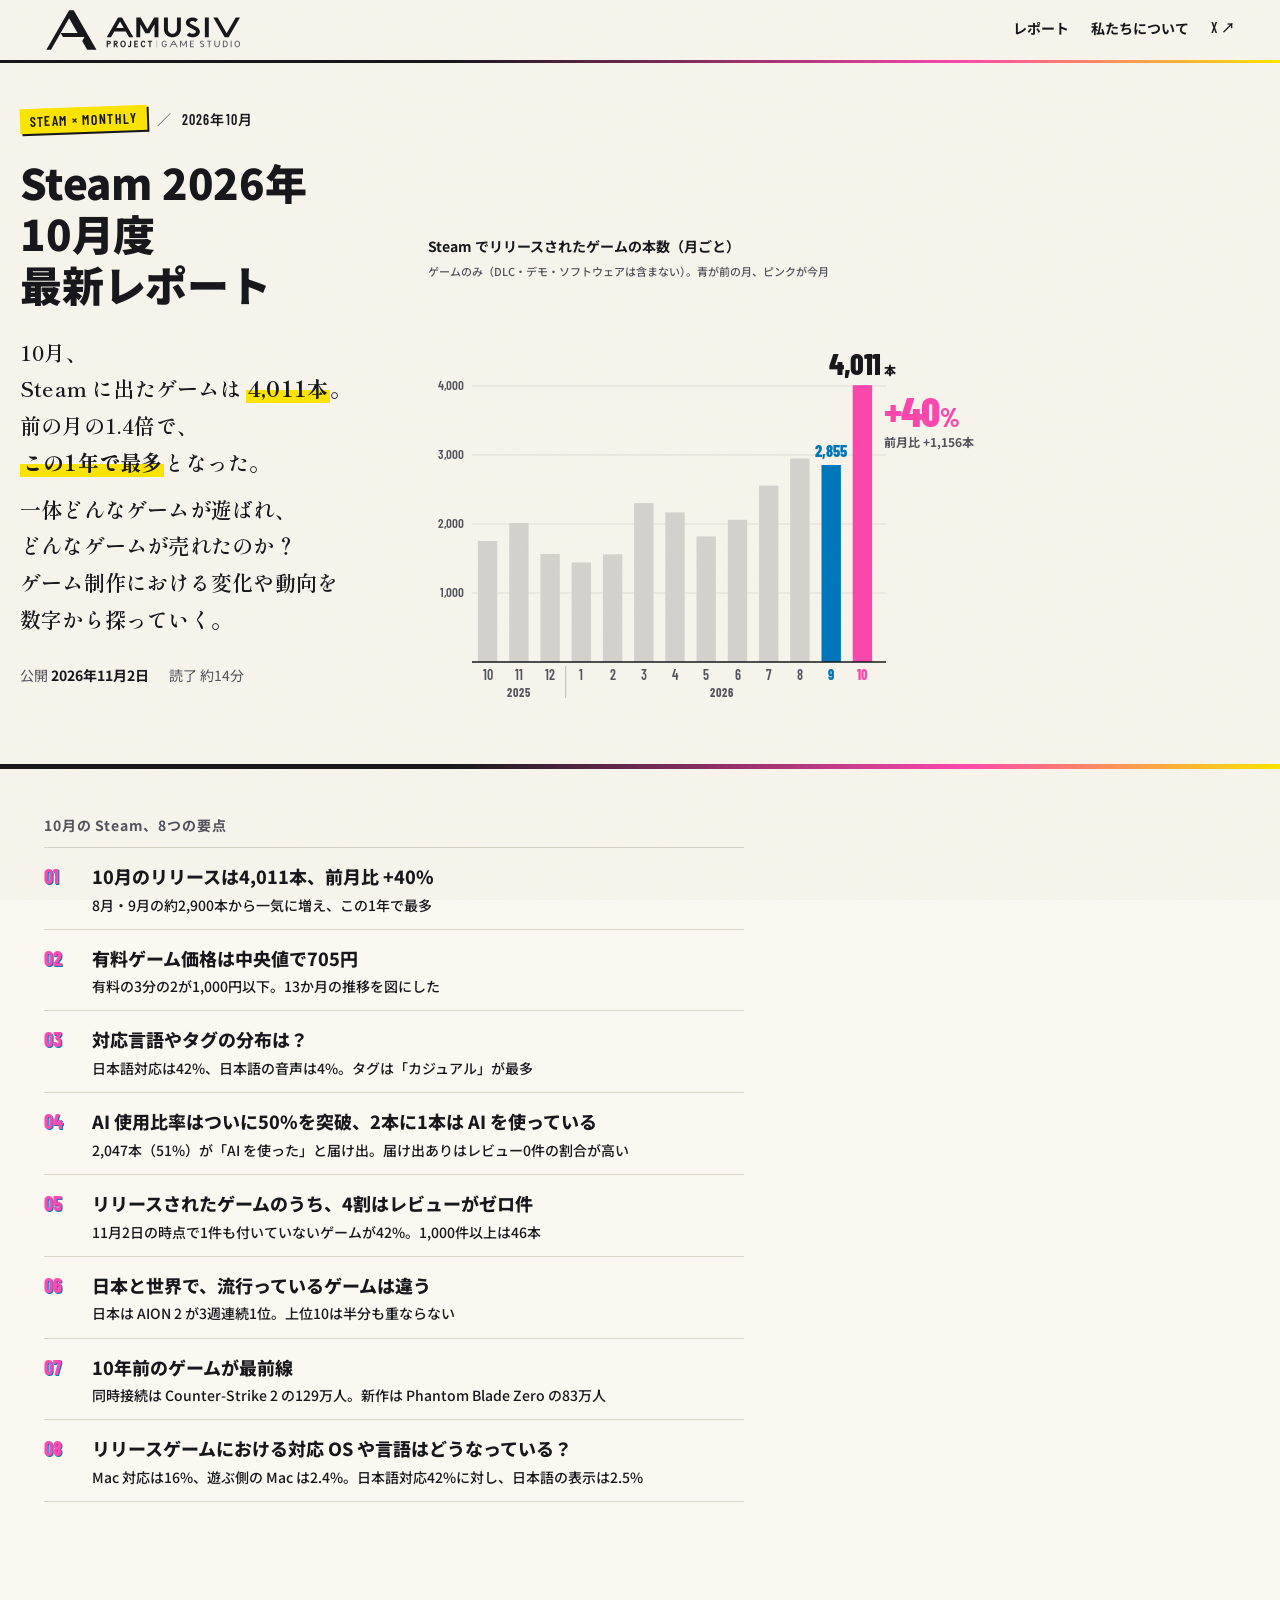
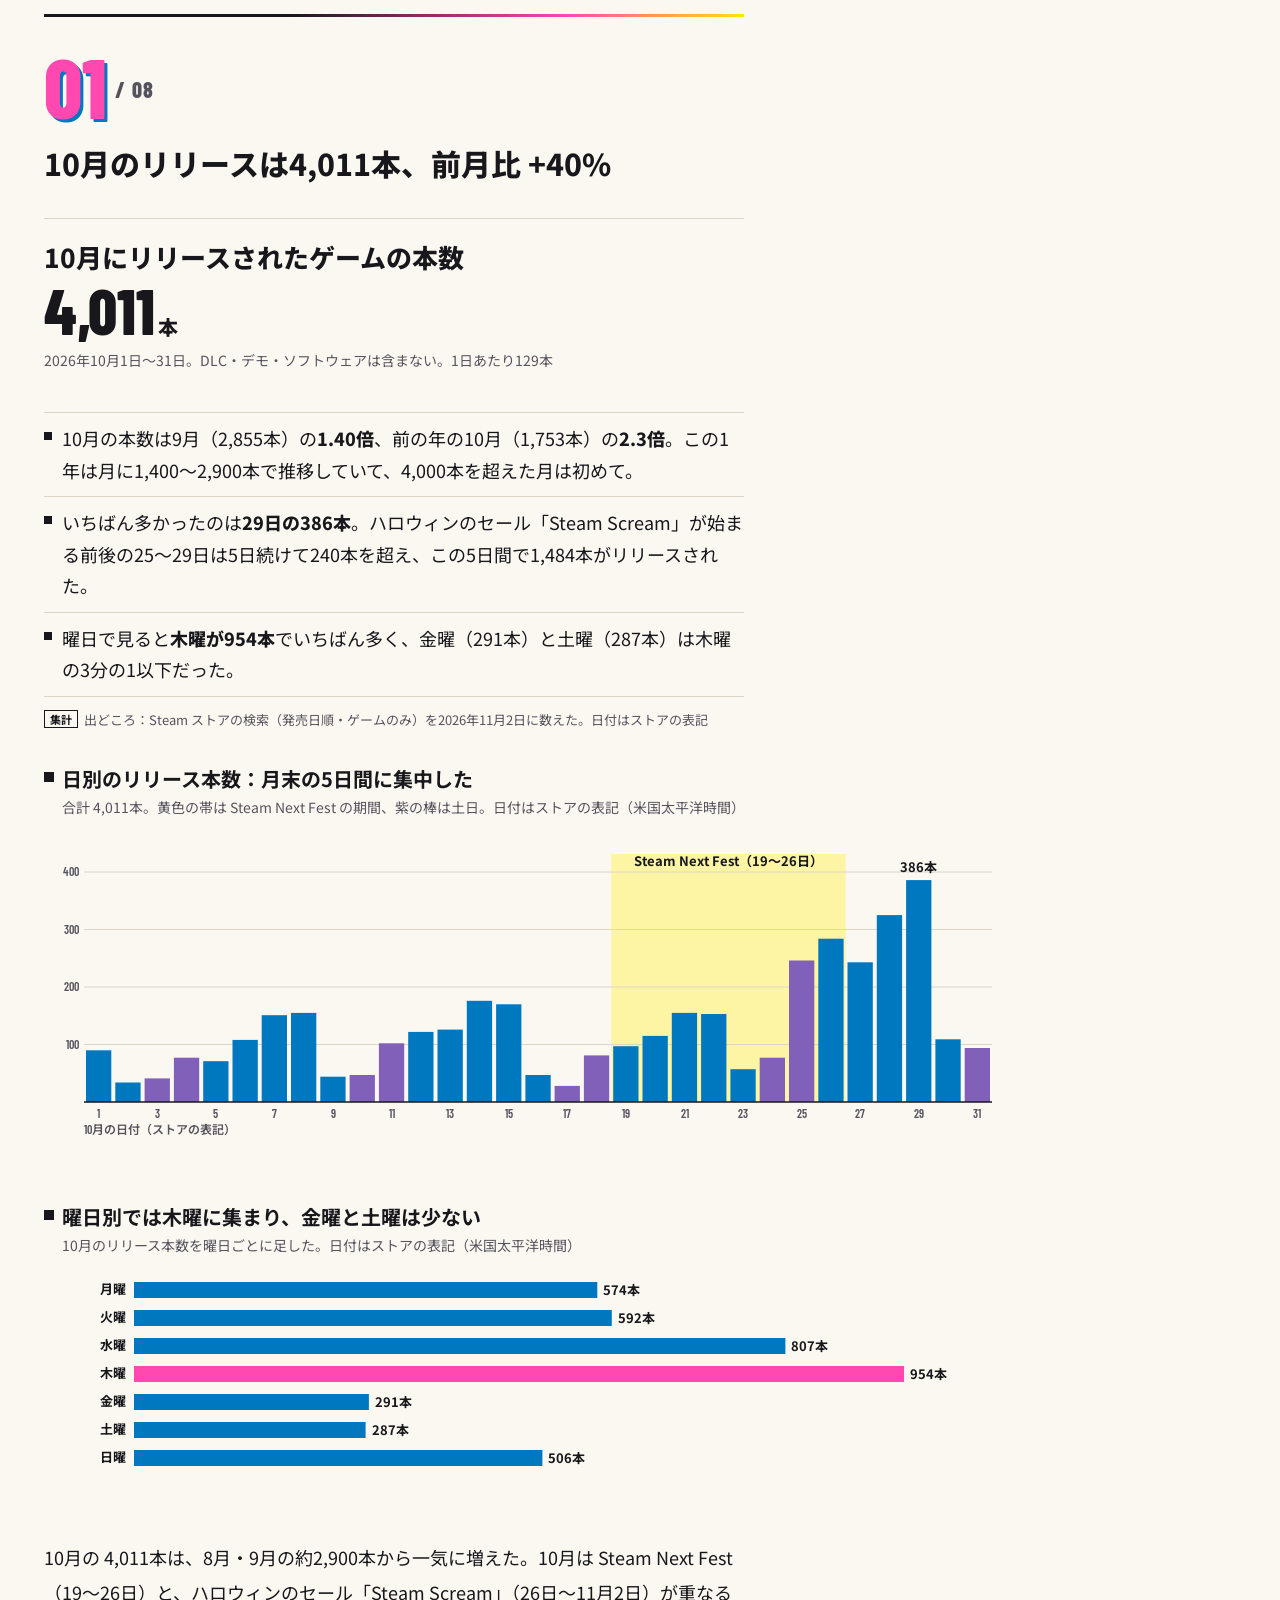
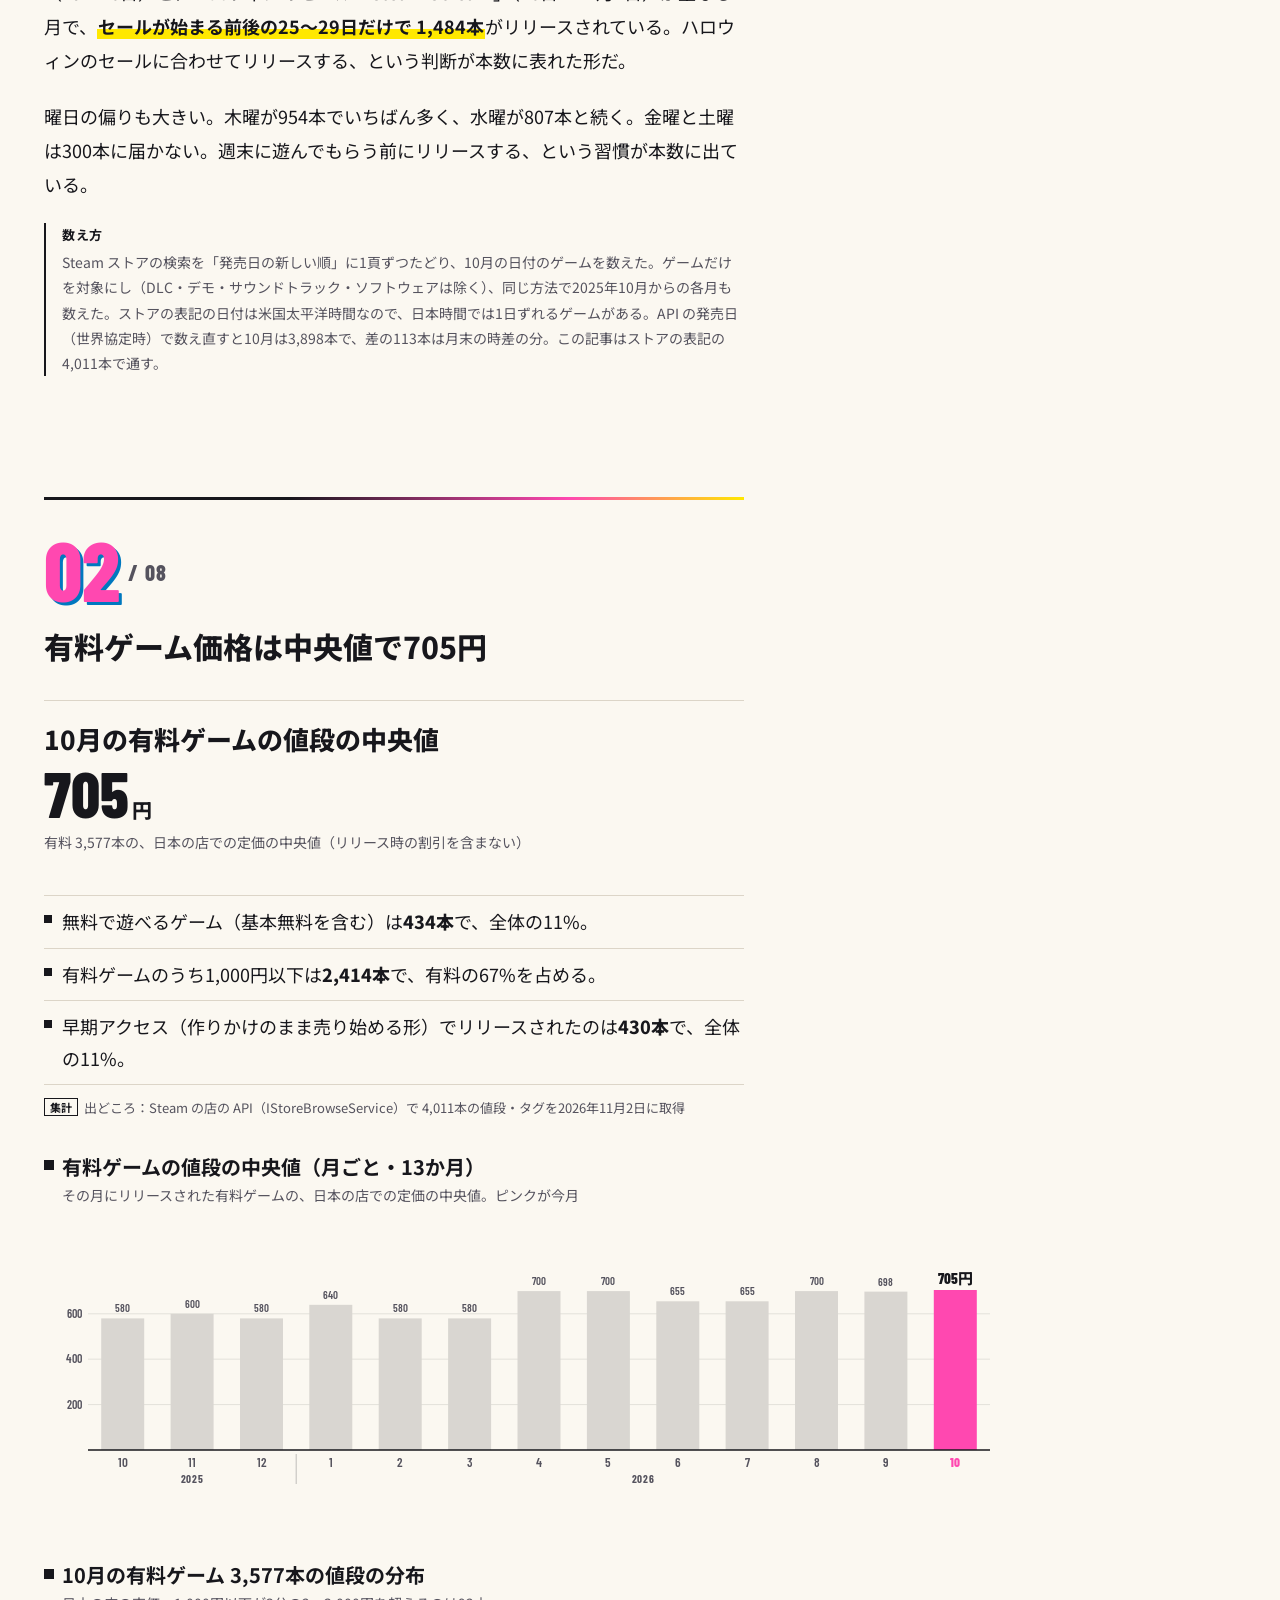
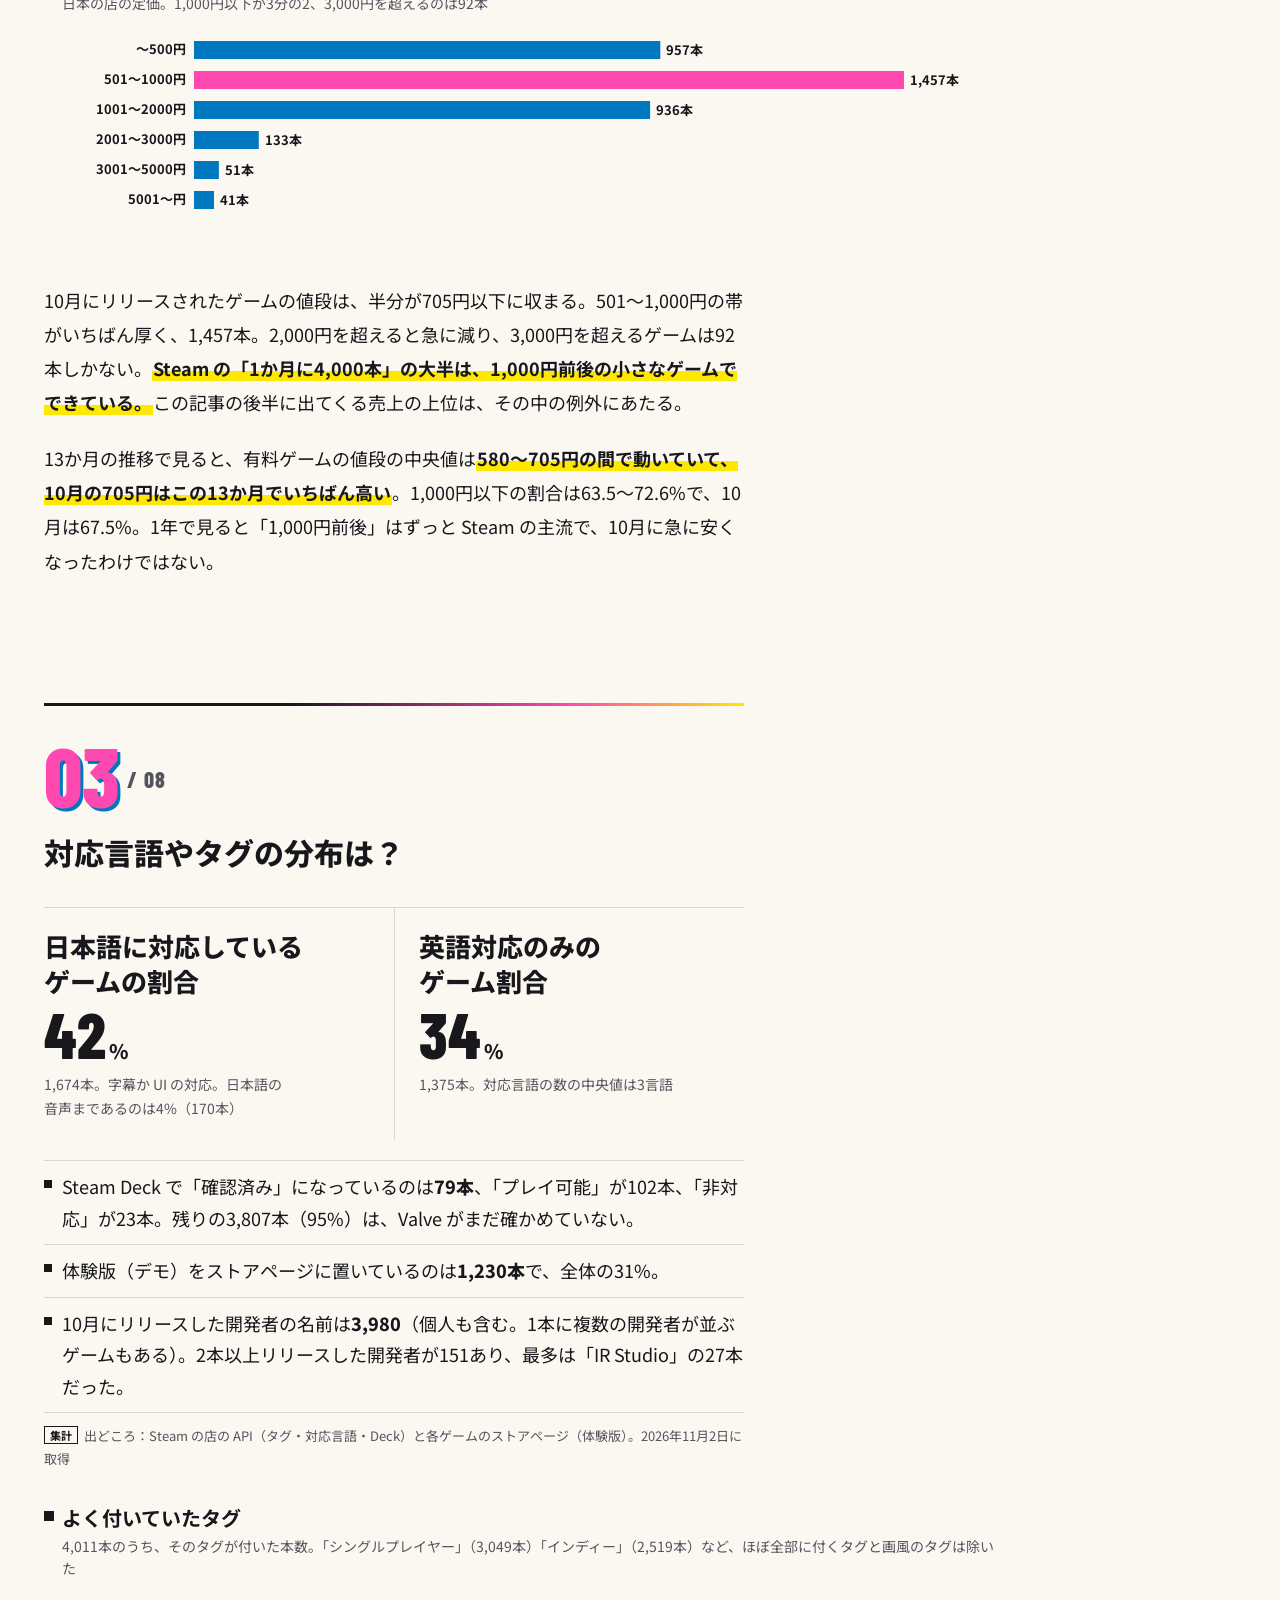
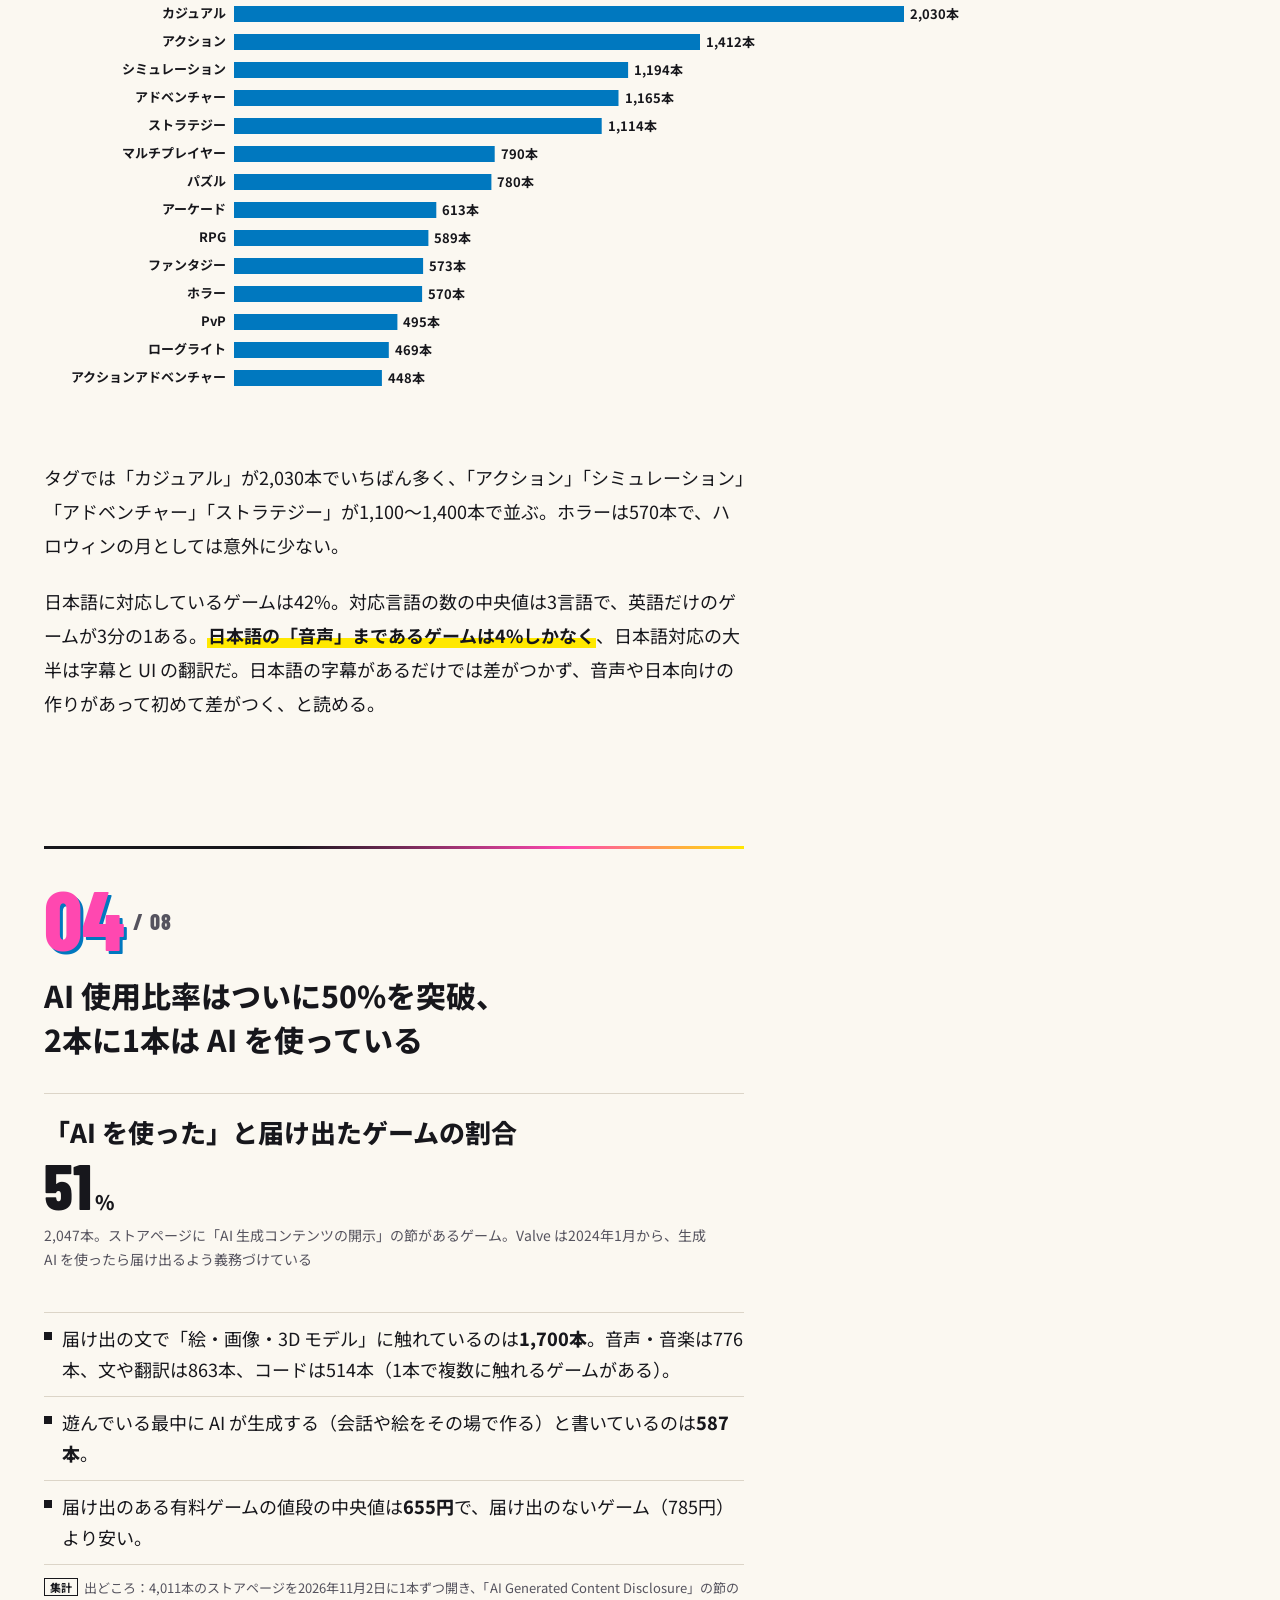
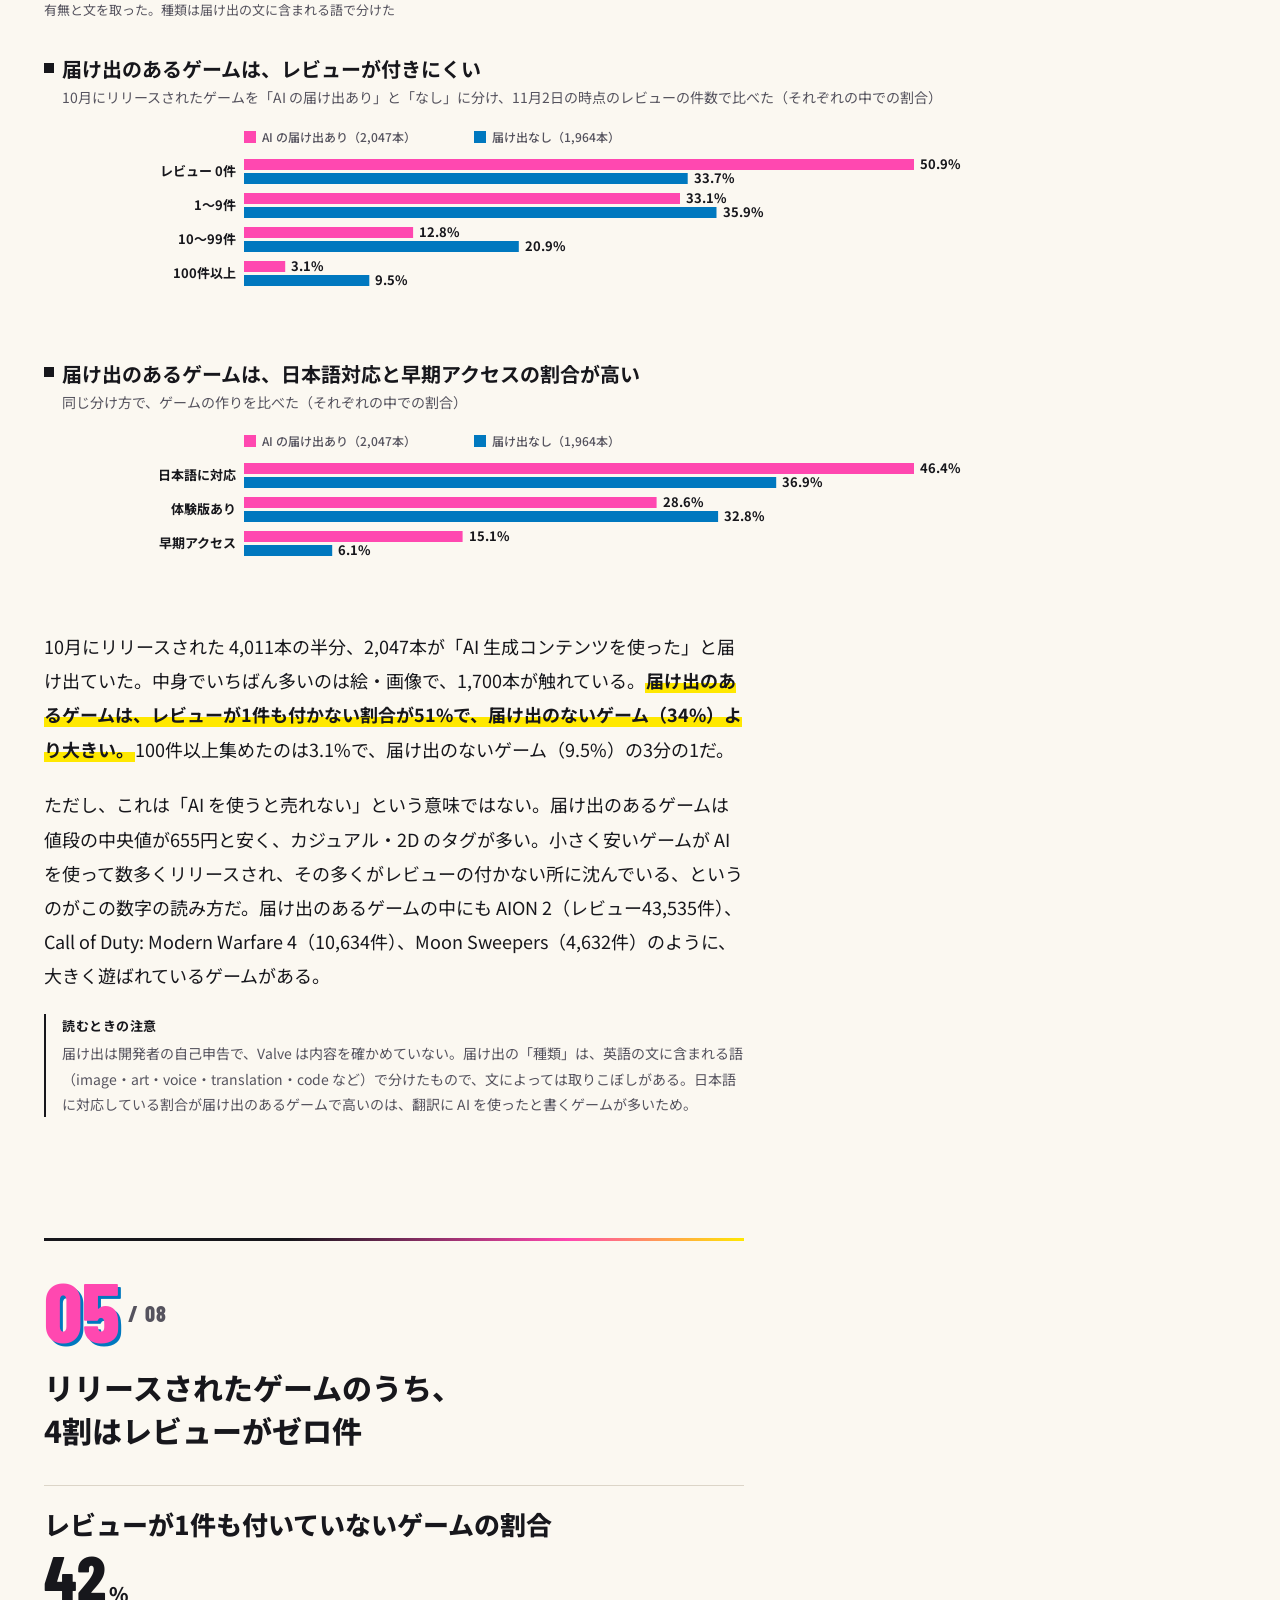
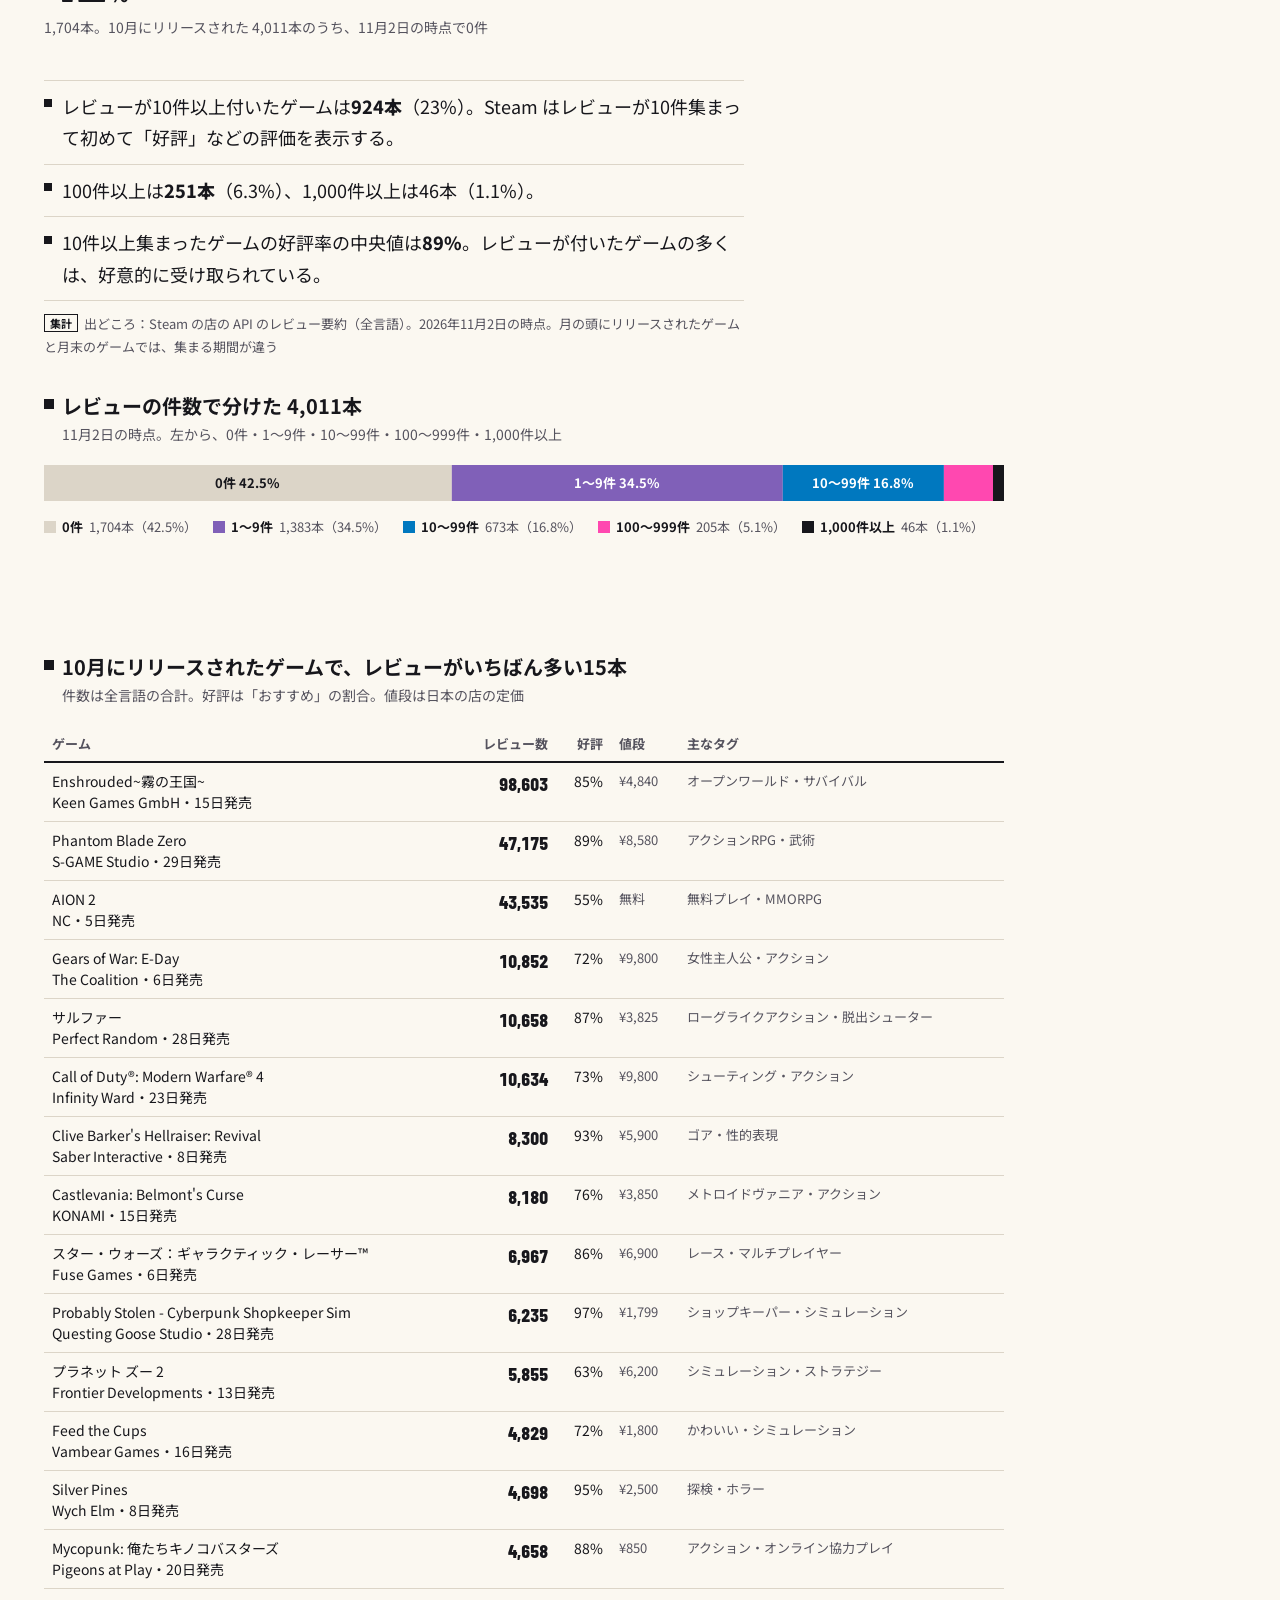
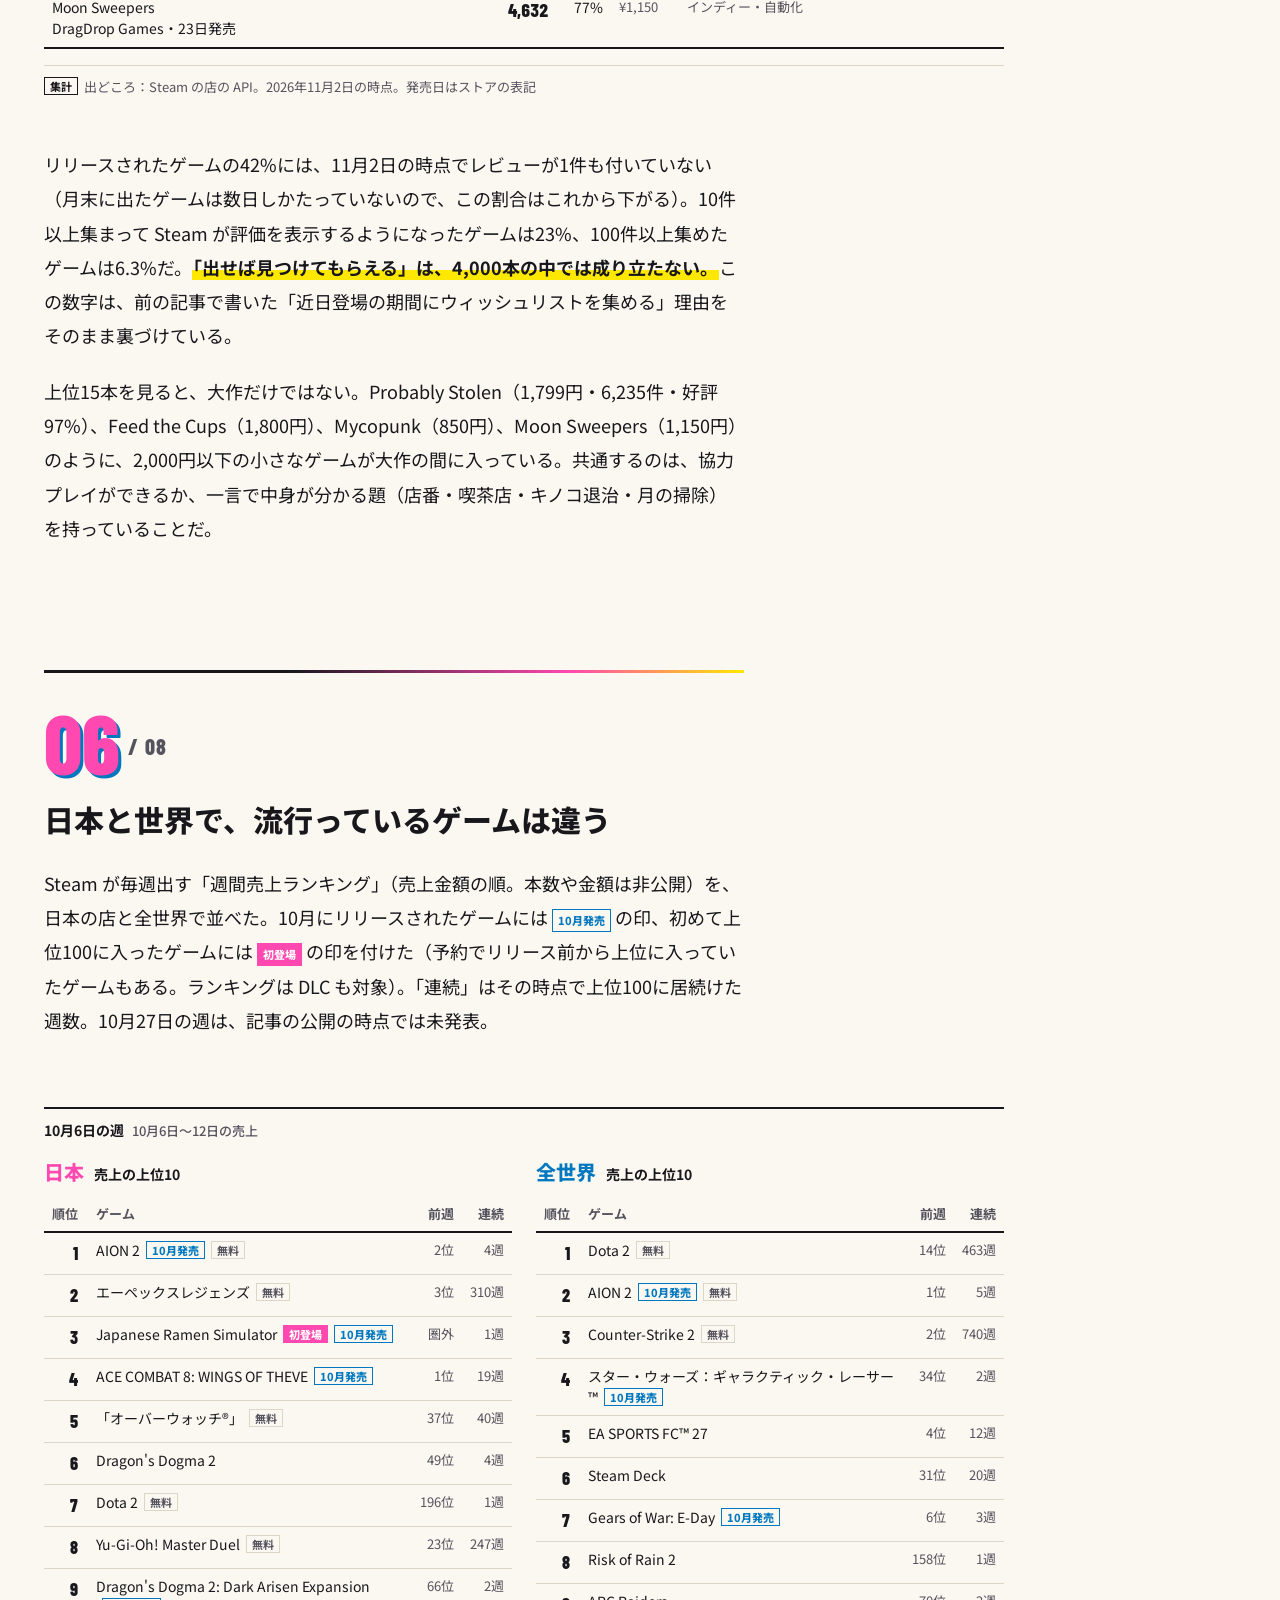
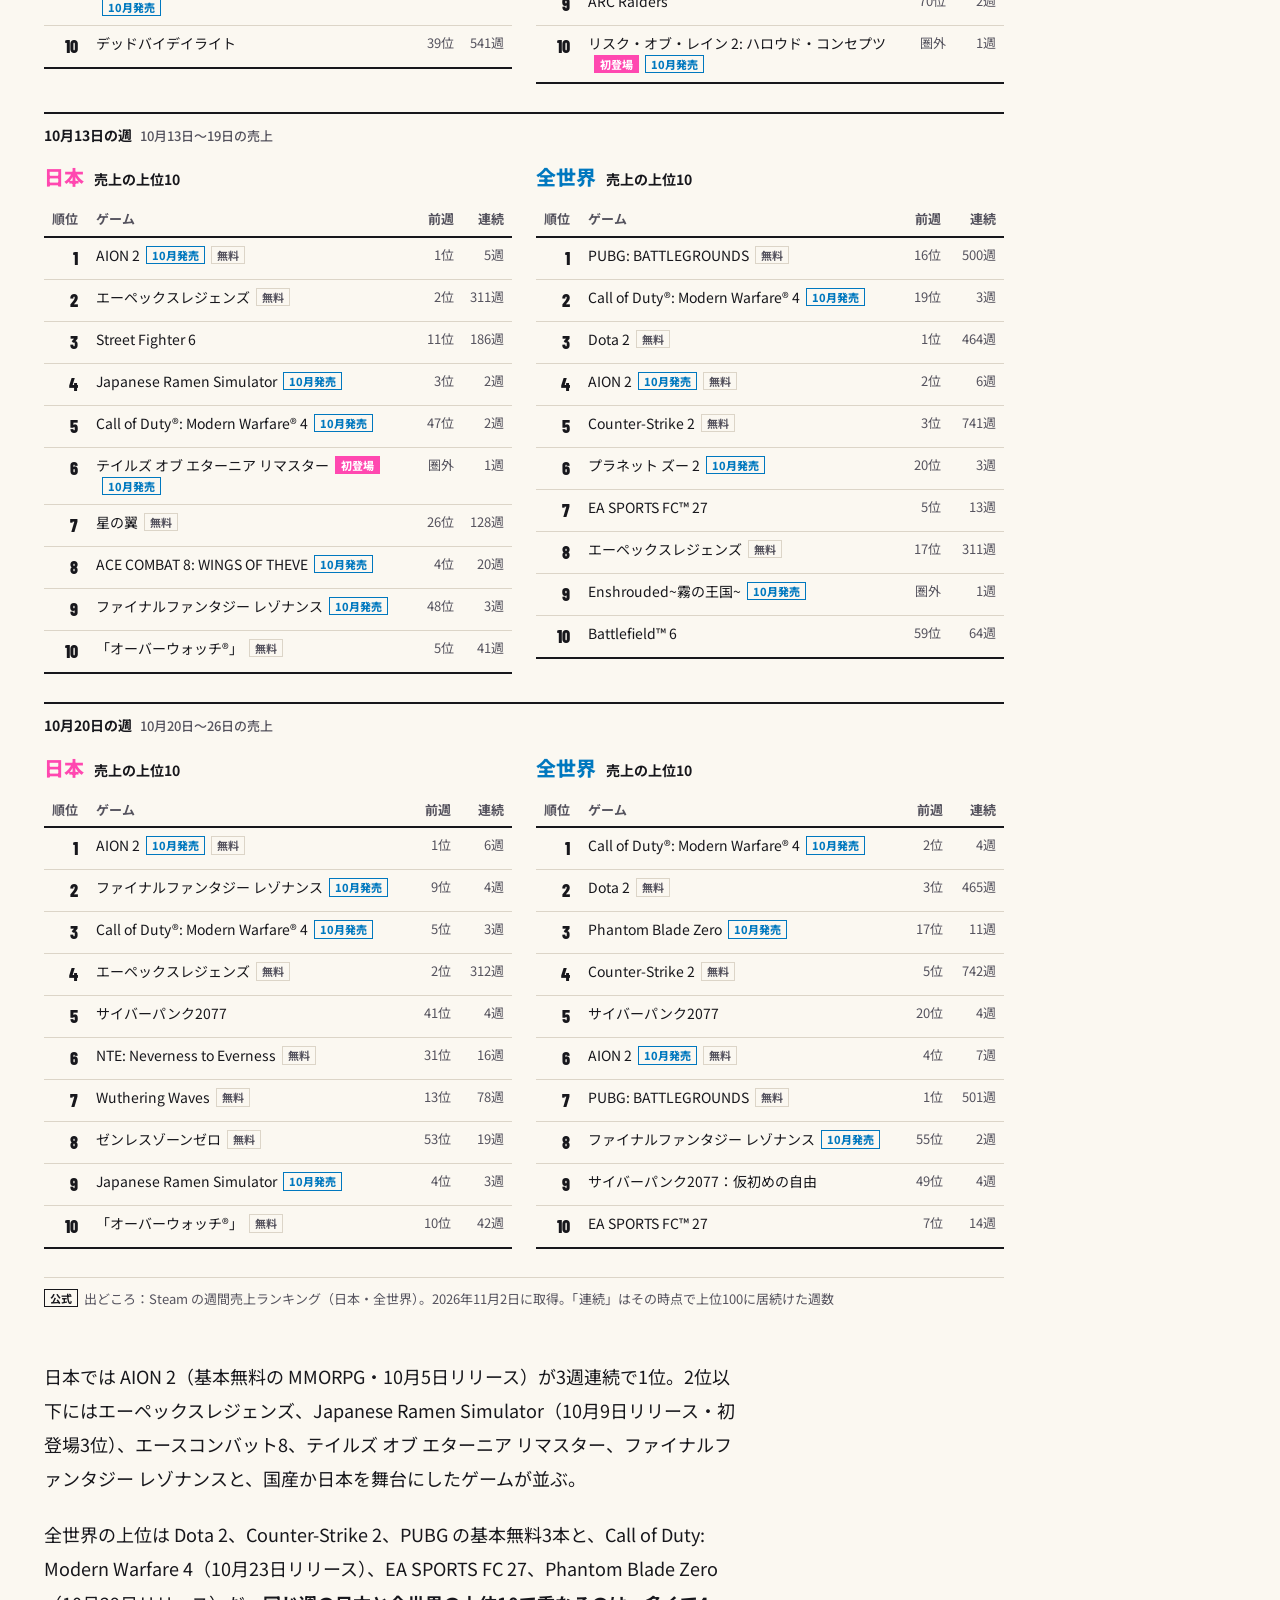
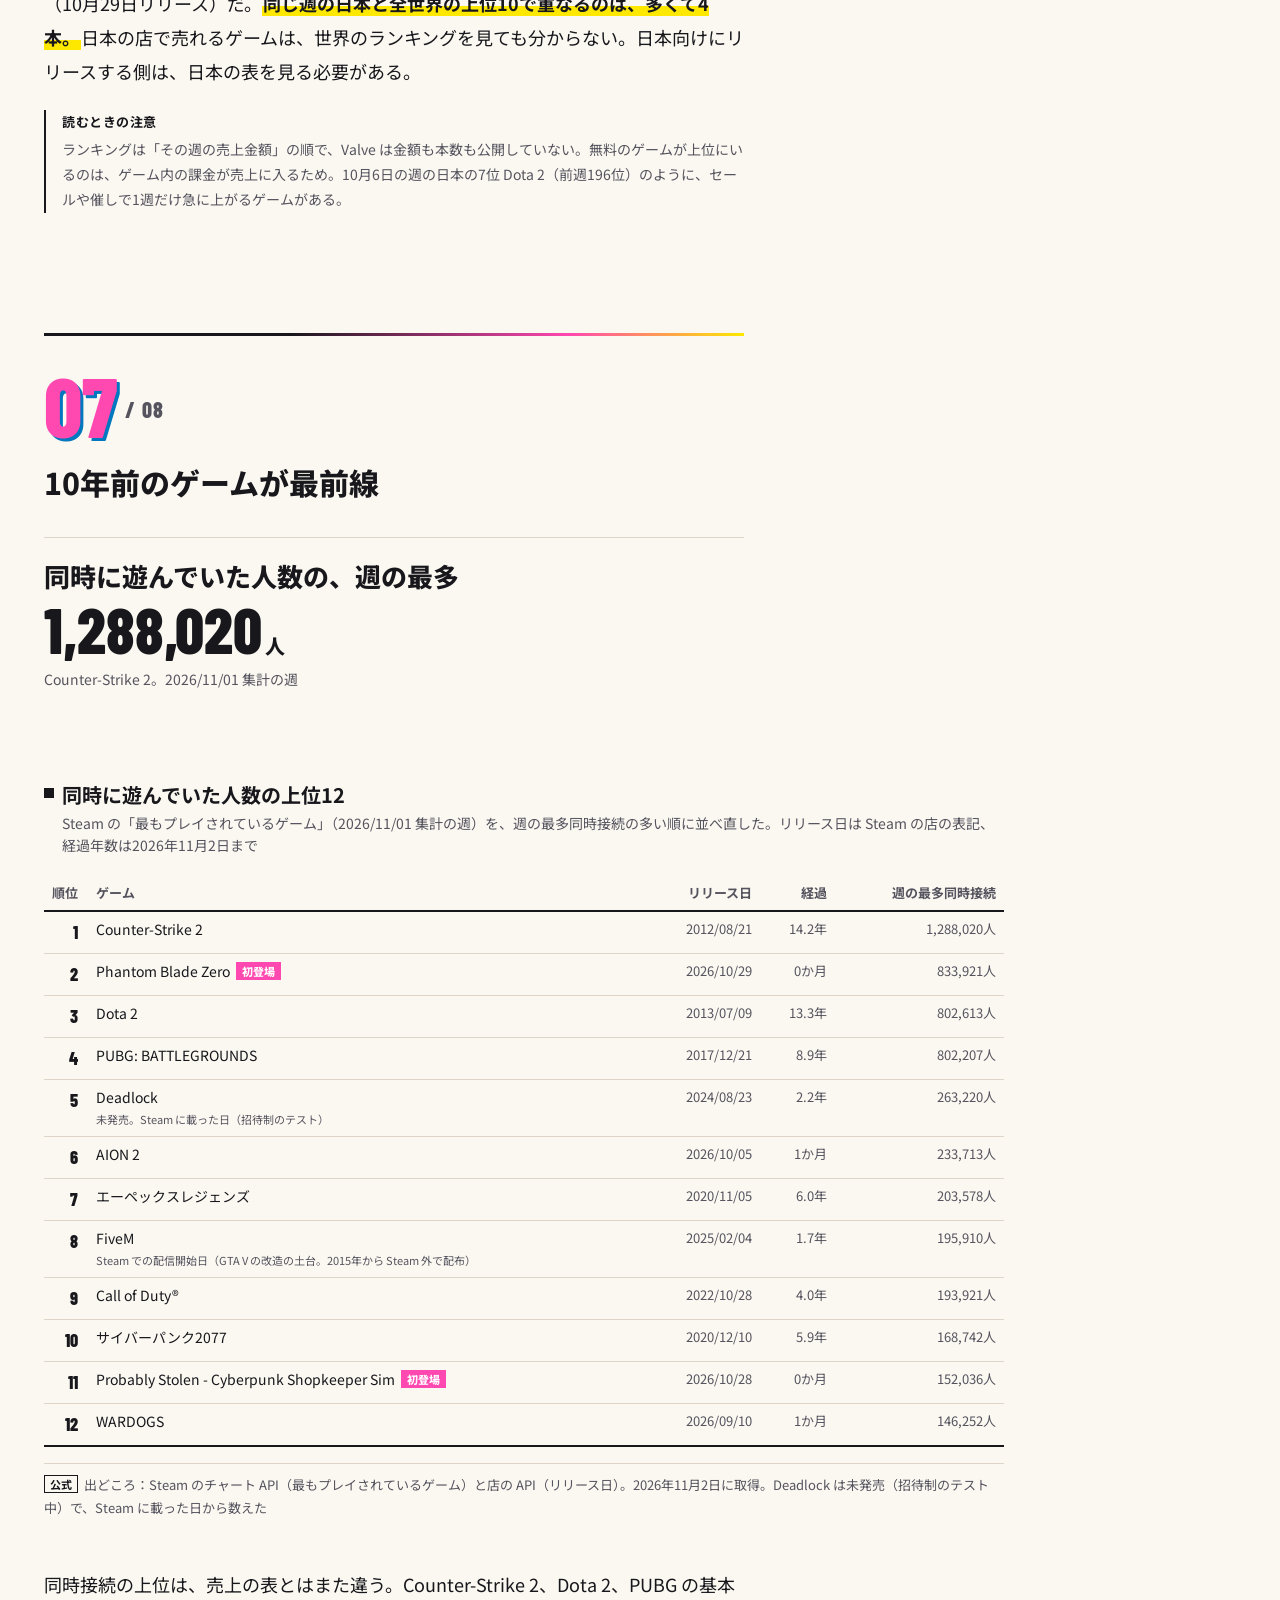
<file: articles/002/index.html>
<!doctype html>
<html lang="ja">
<head>
<script>document.documentElement.classList.add('js')</script>
<meta charset="utf-8">
<meta name="viewport" content="width=device-width, initial-scale=1, viewport-fit=cover">
<title>Steam 2026年10月度 最新レポート｜Amusiv Project レポート</title>
<meta name="description" content="10月、Steam に出たゲームは4,011本。前の月の1.4倍で、この1年で最多となった。一体どんなゲームが遊ばれ、どんなゲームが売れたのか？ゲーム制作における変化や動向を数字から探っていく。">
<link rel="canonical" href="https://amusiv.co.jp/articles/002/">
<meta property="og:type" content="article"><meta property="og:site_name" content="Amusiv Project レポート"><meta property="og:title" content="Steam 2026年10月度 最新レポート"><meta property="og:description" content="10月、Steam に出たゲームは4,011本。前の月の1.4倍で、この1年で最多となった。一体どんなゲームが遊ばれ、どんなゲームが売れたのか？ゲーム制作における変化や動向を数字から探っていく。"><meta property="og:url" content="https://amusiv.co.jp/articles/002/"><meta property="og:image" content="https://amusiv.co.jp/articles/002/ogp.png"><meta property="og:image:width" content="1200"><meta property="og:image:height" content="630"><meta property="og:locale" content="ja_JP">
<meta name="twitter:card" content="summary_large_image"><meta name="twitter:site" content="@Amusiv_Project">
<meta property="article:published_time" content="2026-11-02"><meta property="article:modified_time" content="2026-11-02">
<link rel="icon" href="../../favicon.svg" type="image/svg+xml">
<link rel="preconnect" href="https://fonts.googleapis.com"><link rel="preconnect" href="https://fonts.gstatic.com" crossorigin>
<link rel="stylesheet" href="https://fonts.googleapis.com/css2?family=Barlow+Condensed:wght@600;800&family=Noto+Sans+JP:wght@400;500;700;800;900&family=Shippori+Mincho:wght@500;600&display=swap">
<link rel="stylesheet" href="../../assets/article.css?v=a1032f">
<link rel="stylesheet" href="../../assets/gantt.css?v=a1031h">
<link rel="stylesheet" href="../../assets/oct.css?v=a1102u">
<script type="application/ld+json">{"@context":"https://schema.org","@type":"Article","headline":"Steam 2026年10月度 最新レポート","datePublished":"2026-11-02","dateModified":"2026-11-02","inLanguage":"ja","image":"https://amusiv.co.jp/articles/002/ogp.png","author":{"@type":"Organization","name":"Amusiv Project"},"publisher":{"@type":"Organization","name":"合同会社Amusiv"},"mainEntityOfPage":"https://amusiv.co.jp/articles/002/"}</script>
</head>
<body class="a003">
<header class="masthead" id="top">
  <div class="in">
    <a class="brand" href="../../" aria-label="Amusiv Project レポート トップ"><img class="logo-img" src="../../assets/img/logo_header.svg" alt="Amusiv Project" width="498" height="112"></a>
    <nav class="mnav" aria-label="メニュー"><a href="../../#latest">レポート</a><a href="../../#about">私たちについて</a><a class="x" href="https://x.com/Amusiv_Project" target="_blank" rel="noopener">X ↗</a></nav>
    <details class="mtoc"><summary aria-label="目次を開く"><span class="ic" aria-hidden="true"></span>目次</summary><div class="mtoc-in"><ol class="mtoc-list"><li><a href="#s1"><span class="tn">01</span><span class="tt">10月のリリースは4,011本、前月比 +40%</span></a></li><li><a href="#s2"><span class="tn">02</span><span class="tt">有料ゲーム価格は中央値で705円</span></a></li><li><a href="#s3"><span class="tn">03</span><span class="tt">対応言語やタグの分布は？</span></a></li><li><a href="#s4"><span class="tn">04</span><span class="tt">AI 使用比率はついに50%を突破、2本に1本は AI を使っている</span></a></li><li><a href="#s5"><span class="tn">05</span><span class="tt">リリースされたゲームのうち、4割はレビューがゼロ件</span></a></li><li><a href="#s6"><span class="tn">06</span><span class="tt">日本と世界で、流行っているゲームは違う</span></a></li><li><a href="#s7"><span class="tn">07</span><span class="tt">10年前のゲームが最前線</span></a></li><li><a href="#s8"><span class="tn">08</span><span class="tt">リリースゲームにおける対応 OS や言語はどうなっている？</span></a></li><li><a href="#answers"><span class="tn nn">A</span><span class="tt">本レポートから読み取れること</span></a></li><li><a href="#method"><span class="tn nn">M</span><span class="tt">この記事の数字について</span></a></li></ol><div class="sh"><a class="sx" href="https://x.com/intent/post?text=Steam%202026%E5%B9%B410%E6%9C%88%E5%BA%A6%20%E6%9C%80%E6%96%B0%E3%83%AC%E3%83%9D%E3%83%BC%E3%83%88&amp;url=https%3A%2F%2Famusiv.co.jp%2Farticles%2F002%2F&amp;via=Amusiv_Project" target="_blank" rel="noopener">X でシェア</a><button class="sc" type="button" data-copy="https://amusiv.co.jp/articles/002/">リンクをコピー</button></div></div></details>
  </div>
  <div class="prog" aria-hidden="true"><i></i></div>
</header>
<aside class="rail" aria-label="目次と共有"><p class="rail-h">目次</p><ol class="rail-list"><li><a href="#s1"><span class="tn">01</span><span class="tt">10月のリリースは4,011本、前月比 +40%</span></a></li><li><a href="#s2"><span class="tn">02</span><span class="tt">有料ゲーム価格は中央値で705円</span></a></li><li><a href="#s3"><span class="tn">03</span><span class="tt">対応言語やタグの分布は？</span></a></li><li><a href="#s4"><span class="tn">04</span><span class="tt">AI 使用比率はついに50%を突破、2本に1本は AI を使っている</span></a></li><li><a href="#s5"><span class="tn">05</span><span class="tt">リリースされたゲームのうち、4割はレビューがゼロ件</span></a></li><li><a href="#s6"><span class="tn">06</span><span class="tt">日本と世界で、流行っているゲームは違う</span></a></li><li><a href="#s7"><span class="tn">07</span><span class="tt">10年前のゲームが最前線</span></a></li><li><a href="#s8"><span class="tn">08</span><span class="tt">リリースゲームにおける対応 OS や言語はどうなっている？</span></a></li><li><a href="#answers"><span class="tn nn">A</span><span class="tt">本レポートから読み取れること</span></a></li><li><a href="#method"><span class="tn nn">M</span><span class="tt">この記事の数字について</span></a></li></ol><div class="sh"><a class="sx" href="https://x.com/intent/post?text=Steam%202026%E5%B9%B410%E6%9C%88%E5%BA%A6%20%E6%9C%80%E6%96%B0%E3%83%AC%E3%83%9D%E3%83%BC%E3%83%88&amp;url=https%3A%2F%2Famusiv.co.jp%2Farticles%2F002%2F&amp;via=Amusiv_Project" target="_blank" rel="noopener">X でシェア</a><button class="sc" type="button" data-copy="https://amusiv.co.jp/articles/002/">リンクをコピー</button></div><a class="totop" href="#top">上へ戻る</a></aside>

<main>
<article>
  <header class="hero">
    <div class="in">
      <div>
        <div class="kicker"><span class="tag">Steam × Monthly</span><span class="sep">／</span><span>2026年10月</span></div>
        <h1><span>Steam 2026年10月度</span><span>最新レポート</span></h1>
        <div class="lead lead3"><p><span class="nb">10月、</span><span class="nb">Steam に出たゲームは <em class="hl">4,011本</em>。</span><span class="nb">前の月の1.4倍で、</span><span class="nb"><em class="hl">この1年で最多</em>となった。</span></p><p><span class="nb">一体どんなゲームが遊ばれ、</span><span class="nb">どんなゲームが売れたのか？</span><span class="nb">ゲーム制作における変化や動向を​</span><span class="nb">数字から探っていく。</span></p></div>
        <div class="meta"><span class="d">公開 <time datetime="2026-11-02">2026年11月2日</time></span><span class="rt">読了 約14分</span></div>
      </div>
      <figure class="cover" role="img" aria-label="月ごとの発売本数。8月2,949本、9月2,855本、10月4,011本">
        <figcaption>Steam でリリースされたゲームの本数（月ごと）<span>ゲームのみ（DLC・デモ・ソフトウェアは含まない）。青が前の月、ピンクが今月</span></figcaption>
        <div class="cv3"><div class="dual"><div class="dsk"><svg viewBox="0 0 600 420" role="img" aria-label="月ごとのリリース本数。2026年10月は4,011本で、前の月より40%多い" style="overflow:visible"><line x1="44" x2="458" y1="305.0" y2="305.0" stroke="var(--ink)" stroke-opacity=".10" stroke-width="1"/><text x="36" y="309.0" text-anchor="end" style="font-family:var(--num);font-weight:600;font-size:13px;fill:var(--sub)">1,000</text><line x1="44" x2="458" y1="236.0" y2="236.0" stroke="var(--ink)" stroke-opacity=".10" stroke-width="1"/><text x="36" y="240.0" text-anchor="end" style="font-family:var(--num);font-weight:600;font-size:13px;fill:var(--sub)">2,000</text><line x1="44" x2="458" y1="167.0" y2="167.0" stroke="var(--ink)" stroke-opacity=".10" stroke-width="1"/><text x="36" y="171.0" text-anchor="end" style="font-family:var(--num);font-weight:600;font-size:13px;fill:var(--sub)">3,000</text><line x1="44" x2="458" y1="98.0" y2="98.0" stroke="var(--ink)" stroke-opacity=".10" stroke-width="1"/><text x="36" y="102.0" text-anchor="end" style="font-family:var(--num);font-weight:600;font-size:13px;fill:var(--sub)">4,000</text><rect x="49.9" y="253.0" width="19.4" height="121.0" fill="color-mix(in srgb, var(--ink) 15%, var(--paper))"/><text x="59.6" y="392" text-anchor="middle" style="font-family:var(--num);font-weight:600;font-size:14px;fill:var(--sub)">10</text><rect x="81.2" y="235.0" width="19.4" height="139.0" fill="color-mix(in srgb, var(--ink) 15%, var(--paper))"/><text x="90.8" y="392" text-anchor="middle" style="font-family:var(--num);font-weight:600;font-size:14px;fill:var(--sub)">11</text><rect x="112.4" y="265.9" width="19.4" height="108.1" fill="color-mix(in srgb, var(--ink) 15%, var(--paper))"/><text x="122.1" y="392" text-anchor="middle" style="font-family:var(--num);font-weight:600;font-size:14px;fill:var(--sub)">12</text><rect x="143.6" y="274.5" width="19.4" height="99.5" fill="color-mix(in srgb, var(--ink) 15%, var(--paper))"/><text x="153.3" y="392" text-anchor="middle" style="font-family:var(--num);font-weight:600;font-size:14px;fill:var(--sub)">1</text><line x1="137.7" x2="137.7" y1="378" y2="410" stroke="var(--ink)" stroke-opacity=".25"/><rect x="174.9" y="266.3" width="19.4" height="107.7" fill="color-mix(in srgb, var(--ink) 15%, var(--paper))"/><text x="184.5" y="392" text-anchor="middle" style="font-family:var(--num);font-weight:600;font-size:14px;fill:var(--sub)">2</text><rect x="206.1" y="215.1" width="19.4" height="158.9" fill="color-mix(in srgb, var(--ink) 15%, var(--paper))"/><text x="215.8" y="392" text-anchor="middle" style="font-family:var(--num);font-weight:600;font-size:14px;fill:var(--sub)">3</text><rect x="237.3" y="224.4" width="19.4" height="149.6" fill="color-mix(in srgb, var(--ink) 15%, var(--paper))"/><text x="247.0" y="392" text-anchor="middle" style="font-family:var(--num);font-weight:600;font-size:14px;fill:var(--sub)">4</text><rect x="268.5" y="248.5" width="19.4" height="125.5" fill="color-mix(in srgb, var(--ink) 15%, var(--paper))"/><text x="278.2" y="392" text-anchor="middle" style="font-family:var(--num);font-weight:600;font-size:14px;fill:var(--sub)">5</text><rect x="299.8" y="231.8" width="19.4" height="142.2" fill="color-mix(in srgb, var(--ink) 15%, var(--paper))"/><text x="309.5" y="392" text-anchor="middle" style="font-family:var(--num);font-weight:600;font-size:14px;fill:var(--sub)">6</text><rect x="331.0" y="197.6" width="19.4" height="176.4" fill="color-mix(in srgb, var(--ink) 15%, var(--paper))"/><text x="340.7" y="392" text-anchor="middle" style="font-family:var(--num);font-weight:600;font-size:14px;fill:var(--sub)">7</text><rect x="362.2" y="170.5" width="19.4" height="203.5" fill="color-mix(in srgb, var(--ink) 15%, var(--paper))"/><text x="371.9" y="392" text-anchor="middle" style="font-family:var(--num);font-weight:600;font-size:14px;fill:var(--sub)">8</text><rect x="393.5" y="177.0" width="19.4" height="197.0" fill="var(--blue)"/><text x="403.2" y="169.0" text-anchor="middle" style="font-family:var(--num);font-weight:800;font-size:16px;fill:var(--blue)">2,855</text><text x="403.2" y="392" text-anchor="middle" style="font-family:var(--num);font-weight:800;font-size:14px;fill:var(--blue)">9</text><rect x="424.7" y="97.2" width="19.4" height="276.8" fill="var(--accent)"/><text x="434.4" y="392" text-anchor="middle" style="font-family:var(--num);font-weight:800;font-size:14px;fill:var(--accent)">10</text><text x="90.8" y="409" text-anchor="middle" style="font-family:var(--num);font-weight:700;font-size:12px;fill:var(--sub);letter-spacing:.06em">2025</text><text x="293.8" y="409" text-anchor="middle" style="font-family:var(--num);font-weight:700;font-size:12px;fill:var(--sub);letter-spacing:.06em">2026</text><line x1="44" x2="458" y1="374" y2="374" stroke="var(--ink)" stroke-width="1.5"/><text x="434.4" y="87.2" text-anchor="middle" style="font-family:var(--num);font-weight:800;font-size:30px;fill:var(--ink);letter-spacing:-.01em">4,011<tspan style="font-family:var(--jp);font-weight:900;font-size:12px"> 本</tspan></text><text x="456.1" y="139.1" style="font-family:var(--num);font-weight:800;font-size:42px;fill:var(--accent);letter-spacing:-.02em">+40<tspan style="font-size:26px">%</tspan></text><text x="456.1" y="159.1" style="font-family:var(--jp);font-weight:700;font-size:12px;fill:var(--sub)">前月比 +1,156本</text></svg></div><div class="mob"><svg viewBox="0 0 480 330" role="img" aria-label="月ごとのリリース本数。2026年10月は4,011本で、前の月より40%多い" style="overflow:visible"><line x1="36" x2="362" y1="235.0" y2="235.0" stroke="var(--ink)" stroke-opacity=".10" stroke-width="1"/><text x="28" y="239.0" text-anchor="end" style="font-family:var(--num);font-weight:600;font-size:13px;fill:var(--sub)">1,000</text><line x1="36" x2="362" y1="186.1" y2="186.1" stroke="var(--ink)" stroke-opacity=".10" stroke-width="1"/><text x="28" y="190.1" text-anchor="end" style="font-family:var(--num);font-weight:600;font-size:13px;fill:var(--sub)">2,000</text><line x1="36" x2="362" y1="137.1" y2="137.1" stroke="var(--ink)" stroke-opacity=".10" stroke-width="1"/><text x="28" y="141.1" text-anchor="end" style="font-family:var(--num);font-weight:600;font-size:13px;fill:var(--sub)">3,000</text><line x1="36" x2="362" y1="88.1" y2="88.1" stroke="var(--ink)" stroke-opacity=".10" stroke-width="1"/><text x="28" y="92.1" text-anchor="end" style="font-family:var(--num);font-weight:600;font-size:13px;fill:var(--sub)">4,000</text><rect x="40.6" y="198.2" width="15.2" height="85.8" fill="color-mix(in srgb, var(--ink) 15%, var(--paper))"/><text x="48.2" y="302" text-anchor="middle" style="font-family:var(--num);font-weight:600;font-size:14px;fill:var(--sub)">10</text><rect x="65.1" y="185.4" width="15.2" height="98.6" fill="color-mix(in srgb, var(--ink) 15%, var(--paper))"/><text x="72.7" y="302" text-anchor="middle" style="font-family:var(--num);font-weight:600;font-size:14px;fill:var(--sub)">11</text><rect x="89.6" y="207.3" width="15.2" height="76.7" fill="color-mix(in srgb, var(--ink) 15%, var(--paper))"/><text x="97.2" y="302" text-anchor="middle" style="font-family:var(--num);font-weight:600;font-size:14px;fill:var(--sub)">12</text><rect x="114.0" y="213.4" width="15.2" height="70.6" fill="color-mix(in srgb, var(--ink) 15%, var(--paper))"/><text x="121.6" y="302" text-anchor="middle" style="font-family:var(--num);font-weight:600;font-size:14px;fill:var(--sub)">1</text><line x1="109.4" x2="109.4" y1="288" y2="320" stroke="var(--ink)" stroke-opacity=".25"/><rect x="138.5" y="207.6" width="15.2" height="76.4" fill="color-mix(in srgb, var(--ink) 15%, var(--paper))"/><text x="146.1" y="302" text-anchor="middle" style="font-family:var(--num);font-weight:600;font-size:14px;fill:var(--sub)">2</text><rect x="163.0" y="171.2" width="15.2" height="112.8" fill="color-mix(in srgb, var(--ink) 15%, var(--paper))"/><text x="170.5" y="302" text-anchor="middle" style="font-family:var(--num);font-weight:600;font-size:14px;fill:var(--sub)">3</text><rect x="187.4" y="177.8" width="15.2" height="106.2" fill="color-mix(in srgb, var(--ink) 15%, var(--paper))"/><text x="195.0" y="302" text-anchor="middle" style="font-family:var(--num);font-weight:600;font-size:14px;fill:var(--sub)">4</text><rect x="211.9" y="194.9" width="15.2" height="89.1" fill="color-mix(in srgb, var(--ink) 15%, var(--paper))"/><text x="219.5" y="302" text-anchor="middle" style="font-family:var(--num);font-weight:600;font-size:14px;fill:var(--sub)">5</text><rect x="236.3" y="183.1" width="15.2" height="100.9" fill="color-mix(in srgb, var(--ink) 15%, var(--paper))"/><text x="243.9" y="302" text-anchor="middle" style="font-family:var(--num);font-weight:600;font-size:14px;fill:var(--sub)">6</text><rect x="260.8" y="158.8" width="15.2" height="125.2" fill="color-mix(in srgb, var(--ink) 15%, var(--paper))"/><text x="268.4" y="302" text-anchor="middle" style="font-family:var(--num);font-weight:600;font-size:14px;fill:var(--sub)">7</text><rect x="285.3" y="139.6" width="15.2" height="144.4" fill="color-mix(in srgb, var(--ink) 15%, var(--paper))"/><text x="292.8" y="302" text-anchor="middle" style="font-family:var(--num);font-weight:600;font-size:14px;fill:var(--sub)">8</text><rect x="309.7" y="144.2" width="15.2" height="139.8" fill="var(--blue)"/><text x="317.3" y="136.2" text-anchor="middle" style="font-family:var(--num);font-weight:800;font-size:16px;fill:var(--blue)">2,855</text><text x="317.3" y="302" text-anchor="middle" style="font-family:var(--num);font-weight:800;font-size:14px;fill:var(--blue)">9</text><rect x="334.2" y="87.6" width="15.2" height="196.4" fill="var(--accent)"/><text x="341.8" y="302" text-anchor="middle" style="font-family:var(--num);font-weight:800;font-size:14px;fill:var(--accent)">10</text><text x="72.7" y="319" text-anchor="middle" style="font-family:var(--num);font-weight:700;font-size:12px;fill:var(--sub);letter-spacing:.06em">2025</text><text x="231.7" y="319" text-anchor="middle" style="font-family:var(--num);font-weight:700;font-size:12px;fill:var(--sub);letter-spacing:.06em">2026</text><line x1="36" x2="362" y1="284" y2="284" stroke="var(--ink)" stroke-width="1.5"/><text x="341.8" y="77.6" text-anchor="middle" style="font-family:var(--num);font-weight:800;font-size:26px;fill:var(--ink);letter-spacing:-.01em">4,011<tspan style="font-family:var(--jp);font-weight:900;font-size:12px"> 本</tspan></text><text x="361.4" y="117.9" style="font-family:var(--num);font-weight:800;font-size:36px;fill:var(--accent);letter-spacing:-.02em">+40<tspan style="font-size:22px">%</tspan></text><text x="361.4" y="137.9" style="font-family:var(--jp);font-weight:700;font-size:12px;fill:var(--sub)">前月比 +1,156本</text></svg></div></div></div>
      </figure>
    </div>
  </header>

  <nav class="points grid" aria-labelledby="points-h">
    <h2 id="points-h">10月の Steam、8つの要点</h2>
    <ol>
      <li><a href="#s1"><span class="pn">01</span><span class="pt"><b>10月のリリースは4,011本、前月比 +40%</b>8月・9月の約2,900本から一気に増え、この1年で最多</span></a></li>
      <li><a href="#s2"><span class="pn">02</span><span class="pt"><b>有料ゲーム価格は中央値で705円</b>有料の3分の2が1,000円以下。13か月の推移を図にした</span></a></li>
      <li><a href="#s3"><span class="pn">03</span><span class="pt"><b>対応言語やタグの分布は？</b>日本語対応は42%、日本語の音声は4%。タグは「カジュアル」が最多</span></a></li>
      <li><a href="#s4"><span class="pn">04</span><span class="pt"><b>AI 使用比率はついに50%を突破、2本に1本は AI を使っている</b>2,047本（51%）が「AI を使った」と届け出。届け出ありはレビュー0件の割合が高い</span></a></li>
      <li><a href="#s5"><span class="pn">05</span><span class="pt"><b>リリースされたゲームのうち、4割はレビューがゼロ件</b>11月2日の時点で1件も付いていないゲームが42%。1,000件以上は46本</span></a></li>
      <li><a href="#s6"><span class="pn">06</span><span class="pt"><b>日本と世界で、流行っているゲームは違う</b>日本は AION 2 が3週連続1位。上位10は半分も重ならない</span></a></li>
      <li><a href="#s7"><span class="pn">07</span><span class="pt"><b>10年前のゲームが最前線</b>同時接続は Counter-Strike 2 の129万人。新作は Phantom Blade Zero の83万人</span></a></li>
      <li><a href="#s8"><span class="pn">08</span><span class="pt"><b>リリースゲームにおける対応 OS や言語はどうなっている？</b>Mac 対応は16%、遊ぶ側の Mac は2.4%。日本語対応42%に対し、日本語の表示は2.5%</span></a></li>
    </ol>
  </nav>

  <section class="sec grid" id="s1">
    <h2><span class="no">01</span><span class="ph">10月のリリースは4,011本、</span><span class="ph">前月比 +40%</span></h2>
    <div class="kpi"><div class="stat"><div class="k">10月にリリースされたゲームの本数</div><div class="n">4,011<small>本</small></div><div class="l">2026年10月1日〜31日。DLC・デモ・ソフトウェアは含まない。1日あたり129本</div></div></div>
    <ul class="plain">
      <li>10月の本数は9月（2,855本）の<b>1.40倍</b>、前の年の10月（1,753本）の<b>2.3倍</b>。この1年は月に1,400〜2,900本で推移していて、4,000本を超えた月は初めて。</li>
      <li>いちばん多かったのは<b>29日の386本</b>。ハロウィンのセール「Steam Scream」が始まる前後の25〜29日は5日続けて240本を超え、この5日間で1,484本がリリースされた。</li>
      <li>曜日で見ると<b>木曜が954本</b>でいちばん多く、金曜（291本）と土曜（287本）は木曜の3分の1以下だった。</li>
    </ul>
    <p class="src"><a class="kind" href="#method">集計</a>出どころ：Steam ストアの検索（発売日順・ゲームのみ）を2026年11月2日に数えた。日付はストアの表記</p>
    <figure class="fig wide ch">
      <figcaption class="fh"><b>日別のリリース本数：月末の5日間に集中した</b><span>合計 4,011本。黄色の帯は Steam Next Fest の期間、紫の棒は土日。日付はストアの表記（米国太平洋時間）</span></figcaption>
      <div class="dual"><div class="dsk"><svg viewBox="0 0 960 300" role="img" aria-label="10月の日別の発売本数。合計4,011本、最多は29日の386本"><rect x="567.2" y="16" width="234.3" height="248" fill="var(--yellow)" opacity=".32"/><text class="lb" x="684.4" y="28" text-anchor="middle">Steam Next Fest（19〜26日）</text><line class="grid" x1="40" x2="948" y1="206.5" y2="206.5"/><text class="ax" x="35" y="210.5" text-anchor="end">100</text><line class="grid" x1="40" x2="948" y1="149.0" y2="149.0"/><text class="ax" x="35" y="153.0" text-anchor="end">200</text><line class="grid" x1="40" x2="948" y1="91.5" y2="91.5"/><text class="ax" x="35" y="95.5" text-anchor="end">300</text><line class="grid" x1="40" x2="948" y1="34.0" y2="34.0"/><text class="ax" x="35" y="38.0" text-anchor="end">400</text><rect x="42.0" y="212.3" width="25.3" height="51.8" fill="var(--blue)"/><text class="ax" x="54.6" y="280" text-anchor="middle">1</text><rect x="71.3" y="244.5" width="25.3" height="19.5" fill="var(--blue)"/><rect x="100.6" y="240.4" width="25.3" height="23.6" fill="var(--between)"/><text class="ax" x="113.2" y="280" text-anchor="middle">3</text><rect x="129.9" y="219.7" width="25.3" height="44.3" fill="var(--between)"/><rect x="159.2" y="223.2" width="25.3" height="40.8" fill="var(--blue)"/><text class="ax" x="171.8" y="280" text-anchor="middle">5</text><rect x="188.5" y="201.9" width="25.3" height="62.1" fill="var(--blue)"/><rect x="217.7" y="177.2" width="25.3" height="86.8" fill="var(--blue)"/><text class="ax" x="230.4" y="280" text-anchor="middle">7</text><rect x="247.0" y="174.9" width="25.3" height="89.1" fill="var(--blue)"/><rect x="276.3" y="238.7" width="25.3" height="25.3" fill="var(--blue)"/><text class="ax" x="289.0" y="280" text-anchor="middle">9</text><rect x="305.6" y="237.0" width="25.3" height="27.0" fill="var(--between)"/><rect x="334.9" y="205.3" width="25.3" height="58.7" fill="var(--between)"/><text class="ax" x="347.5" y="280" text-anchor="middle">11</text><rect x="364.2" y="193.9" width="25.3" height="70.1" fill="var(--blue)"/><rect x="393.5" y="191.6" width="25.3" height="72.4" fill="var(--blue)"/><text class="ax" x="406.1" y="280" text-anchor="middle">13</text><rect x="422.8" y="162.8" width="25.3" height="101.2" fill="var(--blue)"/><rect x="452.1" y="166.3" width="25.3" height="97.8" fill="var(--blue)"/><text class="ax" x="464.7" y="280" text-anchor="middle">15</text><rect x="481.4" y="237.0" width="25.3" height="27.0" fill="var(--blue)"/><rect x="510.6" y="247.9" width="25.3" height="16.1" fill="var(--between)"/><text class="ax" x="523.3" y="280" text-anchor="middle">17</text><rect x="539.9" y="217.4" width="25.3" height="46.6" fill="var(--between)"/><rect x="569.2" y="208.2" width="25.3" height="55.8" fill="var(--blue)"/><text class="ax" x="581.9" y="280" text-anchor="middle">19</text><rect x="598.5" y="197.9" width="25.3" height="66.1" fill="var(--blue)"/><rect x="627.8" y="174.9" width="25.3" height="89.1" fill="var(--blue)"/><text class="ax" x="640.5" y="280" text-anchor="middle">21</text><rect x="657.1" y="176.0" width="25.3" height="88.0" fill="var(--blue)"/><rect x="686.4" y="231.2" width="25.3" height="32.8" fill="var(--blue)"/><text class="ax" x="699.0" y="280" text-anchor="middle">23</text><rect x="715.7" y="219.7" width="25.3" height="44.3" fill="var(--between)"/><rect x="745.0" y="122.5" width="25.3" height="141.4" fill="var(--between)"/><text class="ax" x="757.6" y="280" text-anchor="middle">25</text><rect x="774.3" y="100.7" width="25.3" height="163.3" fill="var(--blue)"/><rect x="803.5" y="124.3" width="25.3" height="139.7" fill="var(--blue)"/><text class="ax" x="816.2" y="280" text-anchor="middle">27</text><rect x="832.8" y="77.1" width="25.3" height="186.9" fill="var(--blue)"/><rect x="862.1" y="42.1" width="25.3" height="221.9" fill="var(--blue)"/><text class="ax" x="874.8" y="280" text-anchor="middle">29</text><text class="lbn" x="874.8" y="34.1" text-anchor="middle">386本</text><rect x="891.4" y="201.3" width="25.3" height="62.7" fill="var(--blue)"/><rect x="920.7" y="210.0" width="25.3" height="54.0" fill="var(--between)"/><text class="ax" x="933.4" y="280" text-anchor="middle">31</text><line class="base" x1="40" x2="948" y1="264" y2="264"/><text class="ax" x="40" y="296">10月の日付（ストアの表記）</text></svg></div><div class="mob"><svg viewBox="0 0 480 250" role="img" aria-label="10月の日別の発売本数。合計4,011本、最多は29日の386本"><rect x="288.3" y="16" width="113.0" height="198" fill="var(--yellow)" opacity=".32"/><text class="lb" x="344.8" y="28" text-anchor="middle">Next Fest 19〜26日</text><line class="grid" x1="34" x2="472" y1="169.0" y2="169.0"/><text class="ax" x="29" y="173.0" text-anchor="end">100</text><line class="grid" x1="34" x2="472" y1="124.0" y2="124.0"/><text class="ax" x="29" y="128.0" text-anchor="end">200</text><line class="grid" x1="34" x2="472" y1="79.0" y2="79.0"/><text class="ax" x="29" y="83.0" text-anchor="end">300</text><line class="grid" x1="34" x2="472" y1="34.0" y2="34.0"/><text class="ax" x="29" y="38.0" text-anchor="end">400</text><rect x="34.8" y="173.5" width="12.6" height="40.5" fill="var(--blue)"/><text class="ax" x="41.1" y="230" text-anchor="middle">1</text><rect x="48.9" y="198.7" width="12.6" height="15.3" fill="var(--blue)"/><rect x="63.0" y="195.5" width="12.6" height="18.5" fill="var(--between)"/><rect x="77.1" y="179.3" width="12.6" height="34.7" fill="var(--between)"/><rect x="91.3" y="182.1" width="12.6" height="31.9" fill="var(--blue)"/><text class="ax" x="97.6" y="230" text-anchor="middle">5</text><rect x="105.4" y="165.4" width="12.6" height="48.6" fill="var(--blue)"/><rect x="119.5" y="146.1" width="12.6" height="67.9" fill="var(--blue)"/><rect x="133.7" y="144.3" width="12.6" height="69.8" fill="var(--blue)"/><rect x="147.8" y="194.2" width="12.6" height="19.8" fill="var(--blue)"/><rect x="161.9" y="192.9" width="12.6" height="21.1" fill="var(--between)"/><text class="ax" x="168.2" y="230" text-anchor="middle">10</text><rect x="176.0" y="168.1" width="12.6" height="45.9" fill="var(--between)"/><rect x="190.2" y="159.1" width="12.6" height="54.9" fill="var(--blue)"/><rect x="204.3" y="157.3" width="12.6" height="56.7" fill="var(--blue)"/><rect x="218.4" y="134.8" width="12.6" height="79.2" fill="var(--blue)"/><rect x="232.6" y="137.5" width="12.6" height="76.5" fill="var(--blue)"/><text class="ax" x="238.9" y="230" text-anchor="middle">15</text><rect x="246.7" y="192.9" width="12.6" height="21.1" fill="var(--blue)"/><rect x="260.8" y="201.4" width="12.6" height="12.6" fill="var(--between)"/><rect x="274.9" y="177.6" width="12.6" height="36.4" fill="var(--between)"/><rect x="289.1" y="170.4" width="12.6" height="43.6" fill="var(--blue)"/><rect x="303.2" y="162.3" width="12.6" height="51.8" fill="var(--blue)"/><text class="ax" x="309.5" y="230" text-anchor="middle">20</text><rect x="317.3" y="144.3" width="12.6" height="69.8" fill="var(--blue)"/><rect x="331.5" y="145.1" width="12.6" height="68.9" fill="var(--blue)"/><rect x="345.6" y="188.3" width="12.6" height="25.7" fill="var(--blue)"/><rect x="359.7" y="179.3" width="12.6" height="34.7" fill="var(--between)"/><rect x="373.8" y="103.3" width="12.6" height="110.7" fill="var(--between)"/><text class="ax" x="380.2" y="230" text-anchor="middle">25</text><rect x="388.0" y="86.2" width="12.6" height="127.8" fill="var(--blue)"/><rect x="402.1" y="104.6" width="12.6" height="109.4" fill="var(--blue)"/><rect x="416.2" y="67.8" width="12.6" height="146.3" fill="var(--blue)"/><rect x="430.4" y="40.3" width="12.6" height="173.7" fill="var(--blue)"/><text class="lbn" x="436.7" y="32.3" text-anchor="middle">386本</text><rect x="444.5" y="165.0" width="12.6" height="49.0" fill="var(--blue)"/><text class="ax" x="450.8" y="230" text-anchor="middle">30</text><rect x="458.6" y="171.7" width="12.6" height="42.3" fill="var(--between)"/><line class="base" x1="34" x2="472" y1="214" y2="214"/><text class="ax" x="34" y="246">10月の日付（ストアの表記）</text></svg></div></div>
    </figure>
    <figure class="fig wide ch">
      <figcaption class="fh"><b>曜日別では木曜に集まり、金曜と土曜は少ない</b><span>10月のリリース本数を曜日ごとに足した。日付はストアの表記（米国太平洋時間）</span></figcaption>
      <div class="dual"><div class="dsk"><svg viewBox="0 0 960 200" role="img"><text class="lb" x="82" y="18" text-anchor="end">月曜</text><rect x="90" y="6" width="463.3" height="16" fill="var(--blue)"/><text class="lbn" x="559.3" y="19">574本</text><text class="lb" x="82" y="46" text-anchor="end">火曜</text><rect x="90" y="34" width="477.8" height="16" fill="var(--blue)"/><text class="lbn" x="573.8" y="47">592本</text><text class="lb" x="82" y="74" text-anchor="end">水曜</text><rect x="90" y="62" width="651.4" height="16" fill="var(--blue)"/><text class="lbn" x="747.4" y="75">807本</text><text class="lb" x="82" y="102" text-anchor="end">木曜</text><rect x="90" y="90" width="770.0" height="16" fill="var(--accent)"/><text class="lbn" x="866.0" y="103">954本</text><text class="lb" x="82" y="130" text-anchor="end">金曜</text><rect x="90" y="118" width="234.9" height="16" fill="var(--blue)"/><text class="lbn" x="330.9" y="131">291本</text><text class="lb" x="82" y="158" text-anchor="end">土曜</text><rect x="90" y="146" width="231.6" height="16" fill="var(--blue)"/><text class="lbn" x="327.6" y="159">287本</text><text class="lb" x="82" y="186" text-anchor="end">日曜</text><rect x="90" y="174" width="408.4" height="16" fill="var(--blue)"/><text class="lbn" x="504.4" y="187">506本</text></svg></div><div class="mob"><svg viewBox="0 0 480 186" role="img"><text class="lb" x="57" y="17" text-anchor="end">月曜</text><rect x="65" y="6" width="207.6" height="14" fill="var(--blue)"/><text class="lbn" x="278.6" y="18">574本</text><text class="lb" x="57" y="43" text-anchor="end">火曜</text><rect x="65" y="32" width="214.1" height="14" fill="var(--blue)"/><text class="lbn" x="285.1" y="44">592本</text><text class="lb" x="57" y="69" text-anchor="end">水曜</text><rect x="65" y="58" width="291.8" height="14" fill="var(--blue)"/><text class="lbn" x="362.8" y="70">807本</text><text class="lb" x="57" y="95" text-anchor="end">木曜</text><rect x="65" y="84" width="345.0" height="14" fill="var(--accent)"/><text class="lbn" x="416.0" y="96">954本</text><text class="lb" x="57" y="121" text-anchor="end">金曜</text><rect x="65" y="110" width="105.2" height="14" fill="var(--blue)"/><text class="lbn" x="176.2" y="122">291本</text><text class="lb" x="57" y="147" text-anchor="end">土曜</text><rect x="65" y="136" width="103.8" height="14" fill="var(--blue)"/><text class="lbn" x="174.8" y="148">287本</text><text class="lb" x="57" y="173" text-anchor="end">日曜</text><rect x="65" y="162" width="183.0" height="14" fill="var(--blue)"/><text class="lbn" x="254.0" y="174">506本</text></svg></div></div>
    </figure>
    <p>10月の 4,011本は、8月・9月の約2,900本から一気に増えた。10月は Steam Next Fest（19〜26日）と、ハロウィンのセール「Steam Scream」（26日〜11月2日）が重なる月で、<strong class="mk">セールが始まる前後の25〜29日だけで 1,484本</strong>がリリースされている。ハロウィンのセールに合わせてリリースする、という判断が本数に表れた形だ。</p>
    <p>曜日の偏りも大きい。木曜が954本でいちばん多く、水曜が807本と続く。金曜と土曜は300本に届かない。週末に遊んでもらう前にリリースする、という習慣が本数に出ている。</p>
    <p class="note"><b class="nl">数え方</b>Steam ストアの検索を「発売日の新しい順」に1頁ずつたどり、10月の日付のゲームを数えた。ゲームだけを対象にし（DLC・デモ・サウンドトラック・ソフトウェアは除く）、同じ方法で2025年10月からの各月も数えた。ストアの表記の日付は米国太平洋時間なので、日本時間では1日ずれるゲームがある。API の発売日（世界協定時）で数え直すと10月は3,898本で、差の113本は月末の時差の分。この記事はストアの表記の 4,011本で通す。</p>
  </section>

  <section class="sec grid" id="s2">
    <h2><span class="no">02</span><span class="ph">有料ゲーム価格は</span><span class="ph">中央値で705円</span></h2>
    <div class="kpi"><div class="stat"><div class="k">10月の有料ゲームの値段の中央値</div><div class="n">705<small>円</small></div><div class="l">有料 3,577本の、日本の店での定価の中央値（リリース時の割引を含まない）</div></div></div>
    <ul class="plain">
      <li>無料で遊べるゲーム（基本無料を含む）は<b>434本</b>で、全体の11%。</li>
      <li>有料ゲームのうち1,000円以下は<b>2,414本</b>で、有料の67%を占める。</li>
      <li>早期アクセス（作りかけのまま売り始める形）でリリースされたのは<b>430本</b>で、全体の11%。</li>
    </ul>
    <p class="src"><a class="kind" href="#method">集計</a>出どころ：Steam の店の API（IStoreBrowseService）で 4,011本の値段・タグを2026年11月2日に取得</p>
    <figure class="fig wide ch"><figcaption class="fh"><b>有料ゲームの値段の中央値（月ごと・13か月）</b><span>その月にリリースされた有料ゲームの、日本の店での定価の中央値。ピンクが今月</span></figcaption><div class="dual"><div class="dsk"><svg viewBox="0 0 960 270" role="img"><line x1="44" x2="946" y1="178.6" y2="178.6" stroke="var(--ink)" stroke-opacity=".10"/><text x="38" y="182.6" text-anchor="end" style="font-family:var(--num);font-weight:600;font-size:12px;fill:var(--sub)">200</text><line x1="44" x2="946" y1="133.2" y2="133.2" stroke="var(--ink)" stroke-opacity=".10"/><text x="38" y="137.2" text-anchor="end" style="font-family:var(--num);font-weight:600;font-size:12px;fill:var(--sub)">400</text><line x1="44" x2="946" y1="87.8" y2="87.8" stroke="var(--ink)" stroke-opacity=".10"/><text x="38" y="91.8" text-anchor="end" style="font-family:var(--num);font-weight:600;font-size:12px;fill:var(--sub)">600</text><rect x="57.2" y="92.4" width="43.0" height="131.6" fill="color-mix(in srgb, var(--ink) 15%, var(--paper))"/><text x="78.7" y="86.4" text-anchor="middle" style="font-family:var(--num);font-weight:600;font-size:11px;fill:var(--sub)">580</text><text x="78.7" y="241" text-anchor="middle" style="font-family:var(--num);font-weight:600;font-size:13px;fill:var(--sub)">10</text><rect x="126.6" y="87.8" width="43.0" height="136.2" fill="color-mix(in srgb, var(--ink) 15%, var(--paper))"/><text x="148.1" y="81.8" text-anchor="middle" style="font-family:var(--num);font-weight:600;font-size:11px;fill:var(--sub)">600</text><text x="148.1" y="241" text-anchor="middle" style="font-family:var(--num);font-weight:600;font-size:13px;fill:var(--sub)">11</text><rect x="196.0" y="92.4" width="43.0" height="131.6" fill="color-mix(in srgb, var(--ink) 15%, var(--paper))"/><text x="217.5" y="86.4" text-anchor="middle" style="font-family:var(--num);font-weight:600;font-size:11px;fill:var(--sub)">580</text><text x="217.5" y="241" text-anchor="middle" style="font-family:var(--num);font-weight:600;font-size:13px;fill:var(--sub)">12</text><rect x="265.3" y="78.8" width="43.0" height="145.2" fill="color-mix(in srgb, var(--ink) 15%, var(--paper))"/><text x="286.8" y="72.8" text-anchor="middle" style="font-family:var(--num);font-weight:600;font-size:11px;fill:var(--sub)">640</text><text x="286.8" y="241" text-anchor="middle" style="font-family:var(--num);font-weight:600;font-size:13px;fill:var(--sub)">1</text><line x1="252.2" x2="252.2" y1="228" y2="258" stroke="var(--ink)" stroke-opacity=".25"/><rect x="334.7" y="92.4" width="43.0" height="131.6" fill="color-mix(in srgb, var(--ink) 15%, var(--paper))"/><text x="356.2" y="86.4" text-anchor="middle" style="font-family:var(--num);font-weight:600;font-size:11px;fill:var(--sub)">580</text><text x="356.2" y="241" text-anchor="middle" style="font-family:var(--num);font-weight:600;font-size:13px;fill:var(--sub)">2</text><rect x="404.1" y="92.4" width="43.0" height="131.6" fill="color-mix(in srgb, var(--ink) 15%, var(--paper))"/><text x="425.6" y="86.4" text-anchor="middle" style="font-family:var(--num);font-weight:600;font-size:11px;fill:var(--sub)">580</text><text x="425.6" y="241" text-anchor="middle" style="font-family:var(--num);font-weight:600;font-size:13px;fill:var(--sub)">3</text><rect x="473.5" y="65.1" width="43.0" height="158.9" fill="color-mix(in srgb, var(--ink) 15%, var(--paper))"/><text x="495.0" y="59.1" text-anchor="middle" style="font-family:var(--num);font-weight:600;font-size:11px;fill:var(--sub)">700</text><text x="495.0" y="241" text-anchor="middle" style="font-family:var(--num);font-weight:600;font-size:13px;fill:var(--sub)">4</text><rect x="542.9" y="65.1" width="43.0" height="158.9" fill="color-mix(in srgb, var(--ink) 15%, var(--paper))"/><text x="564.4" y="59.1" text-anchor="middle" style="font-family:var(--num);font-weight:600;font-size:11px;fill:var(--sub)">700</text><text x="564.4" y="241" text-anchor="middle" style="font-family:var(--num);font-weight:600;font-size:13px;fill:var(--sub)">5</text><rect x="612.3" y="75.3" width="43.0" height="148.7" fill="color-mix(in srgb, var(--ink) 15%, var(--paper))"/><text x="633.8" y="69.3" text-anchor="middle" style="font-family:var(--num);font-weight:600;font-size:11px;fill:var(--sub)">655</text><text x="633.8" y="241" text-anchor="middle" style="font-family:var(--num);font-weight:600;font-size:13px;fill:var(--sub)">6</text><rect x="681.6" y="75.3" width="43.0" height="148.7" fill="color-mix(in srgb, var(--ink) 15%, var(--paper))"/><text x="703.2" y="69.3" text-anchor="middle" style="font-family:var(--num);font-weight:600;font-size:11px;fill:var(--sub)">655</text><text x="703.2" y="241" text-anchor="middle" style="font-family:var(--num);font-weight:600;font-size:13px;fill:var(--sub)">7</text><rect x="751.0" y="65.1" width="43.0" height="158.9" fill="color-mix(in srgb, var(--ink) 15%, var(--paper))"/><text x="772.5" y="59.1" text-anchor="middle" style="font-family:var(--num);font-weight:600;font-size:11px;fill:var(--sub)">700</text><text x="772.5" y="241" text-anchor="middle" style="font-family:var(--num);font-weight:600;font-size:13px;fill:var(--sub)">8</text><rect x="820.4" y="65.6" width="43.0" height="158.4" fill="color-mix(in srgb, var(--ink) 15%, var(--paper))"/><text x="841.9" y="59.6" text-anchor="middle" style="font-family:var(--num);font-weight:600;font-size:11px;fill:var(--sub)">698</text><text x="841.9" y="241" text-anchor="middle" style="font-family:var(--num);font-weight:600;font-size:13px;fill:var(--sub)">9</text><rect x="889.8" y="64.0" width="43.0" height="160.0" fill="var(--accent)"/><text x="911.3" y="58.0" text-anchor="middle" style="font-family:var(--num);font-weight:800;font-size:15px;fill:var(--ink)">705円</text><text x="911.3" y="241" text-anchor="middle" style="font-family:var(--num);font-weight:800;font-size:13px;fill:var(--accent)">10</text><text x="148.1" y="257" text-anchor="middle" style="font-family:var(--num);font-weight:700;font-size:11px;fill:var(--sub);letter-spacing:.06em">2025</text><text x="599.1" y="257" text-anchor="middle" style="font-family:var(--num);font-weight:700;font-size:11px;fill:var(--sub);letter-spacing:.06em">2026</text><line x1="44" x2="946" y1="224" y2="224" stroke="var(--ink)" stroke-width="1.5"/></svg></div><div class="mob"><svg viewBox="0 0 480 250" role="img"><line x1="40" x2="466" y1="163.5" y2="163.5" stroke="var(--ink)" stroke-opacity=".10"/><text x="34" y="167.5" text-anchor="end" style="font-family:var(--num);font-weight:600;font-size:12px;fill:var(--sub)">200</text><line x1="40" x2="466" y1="123.1" y2="123.1" stroke="var(--ink)" stroke-opacity=".10"/><text x="34" y="127.1" text-anchor="end" style="font-family:var(--num);font-weight:600;font-size:12px;fill:var(--sub)">400</text><line x1="40" x2="466" y1="82.6" y2="82.6" stroke="var(--ink)" stroke-opacity=".10"/><text x="34" y="86.6" text-anchor="end" style="font-family:var(--num);font-weight:600;font-size:12px;fill:var(--sub)">600</text><rect x="46.2" y="86.7" width="20.3" height="117.3" fill="color-mix(in srgb, var(--ink) 15%, var(--paper))"/><text x="56.4" y="80.7" text-anchor="middle" style="font-family:var(--num);font-weight:600;font-size:11px;fill:var(--sub)">580</text><text x="56.4" y="221" text-anchor="middle" style="font-family:var(--num);font-weight:600;font-size:13px;fill:var(--sub)">10</text><rect x="79.0" y="82.6" width="20.3" height="121.4" fill="color-mix(in srgb, var(--ink) 15%, var(--paper))"/><text x="89.2" y="221" text-anchor="middle" style="font-family:var(--num);font-weight:600;font-size:13px;fill:var(--sub)">11</text><rect x="111.8" y="86.7" width="20.3" height="117.3" fill="color-mix(in srgb, var(--ink) 15%, var(--paper))"/><text x="121.9" y="221" text-anchor="middle" style="font-family:var(--num);font-weight:600;font-size:13px;fill:var(--sub)">12</text><rect x="144.5" y="74.5" width="20.3" height="129.5" fill="color-mix(in srgb, var(--ink) 15%, var(--paper))"/><text x="154.7" y="221" text-anchor="middle" style="font-family:var(--num);font-weight:600;font-size:13px;fill:var(--sub)">1</text><line x1="138.3" x2="138.3" y1="208" y2="238" stroke="var(--ink)" stroke-opacity=".25"/><rect x="177.3" y="86.7" width="20.3" height="117.3" fill="color-mix(in srgb, var(--ink) 15%, var(--paper))"/><text x="187.5" y="221" text-anchor="middle" style="font-family:var(--num);font-weight:600;font-size:13px;fill:var(--sub)">2</text><rect x="210.1" y="86.7" width="20.3" height="117.3" fill="color-mix(in srgb, var(--ink) 15%, var(--paper))"/><text x="220.2" y="221" text-anchor="middle" style="font-family:var(--num);font-weight:600;font-size:13px;fill:var(--sub)">3</text><rect x="242.8" y="62.4" width="20.3" height="141.6" fill="color-mix(in srgb, var(--ink) 15%, var(--paper))"/><text x="253.0" y="221" text-anchor="middle" style="font-family:var(--num);font-weight:600;font-size:13px;fill:var(--sub)">4</text><rect x="275.6" y="62.4" width="20.3" height="141.6" fill="color-mix(in srgb, var(--ink) 15%, var(--paper))"/><text x="285.8" y="221" text-anchor="middle" style="font-family:var(--num);font-weight:600;font-size:13px;fill:var(--sub)">5</text><rect x="308.4" y="71.5" width="20.3" height="132.5" fill="color-mix(in srgb, var(--ink) 15%, var(--paper))"/><text x="318.5" y="221" text-anchor="middle" style="font-family:var(--num);font-weight:600;font-size:13px;fill:var(--sub)">6</text><rect x="341.1" y="71.5" width="20.3" height="132.5" fill="color-mix(in srgb, var(--ink) 15%, var(--paper))"/><text x="351.3" y="221" text-anchor="middle" style="font-family:var(--num);font-weight:600;font-size:13px;fill:var(--sub)">7</text><rect x="373.9" y="62.4" width="20.3" height="141.6" fill="color-mix(in srgb, var(--ink) 15%, var(--paper))"/><text x="384.1" y="221" text-anchor="middle" style="font-family:var(--num);font-weight:600;font-size:13px;fill:var(--sub)">8</text><rect x="406.7" y="62.8" width="20.3" height="141.2" fill="color-mix(in srgb, var(--ink) 15%, var(--paper))"/><text x="416.8" y="56.8" text-anchor="middle" style="font-family:var(--num);font-weight:600;font-size:11px;fill:var(--sub)">698</text><text x="416.8" y="221" text-anchor="middle" style="font-family:var(--num);font-weight:600;font-size:13px;fill:var(--sub)">9</text><rect x="439.5" y="61.4" width="20.3" height="142.6" fill="var(--accent)"/><text x="449.6" y="55.4" text-anchor="middle" style="font-family:var(--num);font-weight:800;font-size:15px;fill:var(--ink)">705円</text><text x="449.6" y="221" text-anchor="middle" style="font-family:var(--num);font-weight:800;font-size:13px;fill:var(--accent)">10</text><text x="89.2" y="237" text-anchor="middle" style="font-family:var(--num);font-weight:700;font-size:11px;fill:var(--sub);letter-spacing:.06em">2025</text><text x="302.2" y="237" text-anchor="middle" style="font-family:var(--num);font-weight:700;font-size:11px;fill:var(--sub);letter-spacing:.06em">2026</text><line x1="40" x2="466" y1="204" y2="204" stroke="var(--ink)" stroke-width="1.5"/></svg></div></div></figure>
    <figure class="fig wide ch">
      <figcaption class="fh"><b>10月の有料ゲーム 3,577本の値段の分布</b><span>日本の店の定価。1,000円以下が3分の2、3,000円を超えるのは92本</span></figcaption>
      <div class="dual"><div class="dsk"><svg viewBox="0 0 960 184" role="img"><text class="lb" x="142" y="19" text-anchor="end">〜500円</text><rect x="150" y="6" width="466.3" height="18" fill="var(--blue)"/><text class="lbn" x="622.3" y="20">957本</text><text class="lb" x="142" y="49" text-anchor="end">501〜1000円</text><rect x="150" y="36" width="710.0" height="18" fill="var(--accent)"/><text class="lbn" x="866.0" y="50">1,457本</text><text class="lb" x="142" y="79" text-anchor="end">1001〜2000円</text><rect x="150" y="66" width="456.1" height="18" fill="var(--blue)"/><text class="lbn" x="612.1" y="80">936本</text><text class="lb" x="142" y="109" text-anchor="end">2001〜3000円</text><rect x="150" y="96" width="64.8" height="18" fill="var(--blue)"/><text class="lbn" x="220.8" y="110">133本</text><text class="lb" x="142" y="139" text-anchor="end">3001〜5000円</text><rect x="150" y="126" width="24.9" height="18" fill="var(--blue)"/><text class="lbn" x="180.9" y="140">51本</text><text class="lb" x="142" y="169" text-anchor="end">5001〜円</text><rect x="150" y="156" width="20.0" height="18" fill="var(--blue)"/><text class="lbn" x="176.0" y="170">41本</text></svg></div><div class="mob"><svg viewBox="0 0 480 172" role="img"><text class="lb" x="100" y="18" text-anchor="end">〜500円</text><rect x="108" y="6" width="198.4" height="16" fill="var(--blue)"/><text class="lbn" x="312.4" y="19">957本</text><text class="lb" x="100" y="46" text-anchor="end">501〜1000円</text><rect x="108" y="34" width="302.0" height="16" fill="var(--accent)"/><text class="lbn" x="416.0" y="47">1,457本</text><text class="lb" x="100" y="74" text-anchor="end">1001〜2000円</text><rect x="108" y="62" width="194.0" height="16" fill="var(--blue)"/><text class="lbn" x="308.0" y="75">936本</text><text class="lb" x="100" y="102" text-anchor="end">2001〜3000円</text><rect x="108" y="90" width="27.6" height="16" fill="var(--blue)"/><text class="lbn" x="141.6" y="103">133本</text><text class="lb" x="100" y="130" text-anchor="end">3001〜5000円</text><rect x="108" y="118" width="10.6" height="16" fill="var(--blue)"/><text class="lbn" x="124.6" y="131">51本</text><text class="lb" x="100" y="158" text-anchor="end">5001〜円</text><rect x="108" y="146" width="8.5" height="16" fill="var(--blue)"/><text class="lbn" x="122.5" y="159">41本</text></svg></div></div>
    </figure>
    <p>10月にリリースされたゲームの値段は、半分が705円以下に収まる。501〜1,000円の帯がいちばん厚く、1,457本。2,000円を超えると急に減り、3,000円を超えるゲームは92本しかない。<strong class="mk">Steam の「1か月に4,000本」の大半は、1,000円前後の小さなゲームでできている。</strong>この記事の後半に出てくる売上の上位は、その中の例外にあたる。</p>
    <p>13か月の推移で見ると、有料ゲームの値段の中央値は<strong class="mk">580〜705円の間で動いていて、10月の705円はこの13か月でいちばん高い</strong>。1,000円以下の割合は63.5〜72.6%で、10月は67.5%。1年で見ると「1,000円前後」はずっと Steam の主流で、10月に急に安くなったわけではない。</p>
  </section>

  <section class="sec grid" id="s3">
    <h2><span class="no">03</span><span class="ph">対応言語や</span><span class="ph">タグの分布は？</span></h2>
    <div class="kpi pair">
      <div class="stat"><div class="k">日本語に対応しているゲームの割合</div><div class="n">42<small>%</small></div><div class="l">1,674本。字幕か UI の対応。日本語の音声まであるのは4%（170本）</div></div>
      <div class="stat"><div class="k">英語対応のみの<br>ゲーム割合</div><div class="n">34<small>%</small></div><div class="l">1,375本。対応言語の数の中央値は3言語</div></div>
    </div>
    <ul class="plain">
      <li>Steam Deck で「確認済み」になっているのは<b>79本</b>、「プレイ可能」が102本、「非対応」が23本。残りの3,807本（95%）は、Valve がまだ確かめていない。</li>
      <li>体験版（デモ）をストアページに置いているのは<b>1,230本</b>で、全体の31%。</li>
      <li>10月にリリースした開発者の名前は<b>3,980</b>（個人も含む。1本に複数の開発者が並ぶゲームもある）。2本以上リリースした開発者が151あり、最多は「IR Studio」の27本だった。</li>
    </ul>
    <p class="src"><a class="kind" href="#method">集計</a>出どころ：Steam の店の API（タグ・対応言語・Deck）と各ゲームのストアページ（体験版）。2026年11月2日に取得</p>
    <figure class="fig wide ch">
      <figcaption class="fh"><b>よく付いていたタグ</b><span>4,011本のうち、そのタグが付いた本数。「シングルプレイヤー」（3,049本）「インディー」（2,519本）など、ほぼ全部に付くタグと画風のタグは除いた</span></figcaption>
      <div class="dual"><div class="dsk"><svg viewBox="0 0 960 396" role="img"><text class="lb" x="182" y="18" text-anchor="end">カジュアル</text><rect x="190" y="6" width="670.0" height="16" fill="var(--blue)"/><text class="lbn" x="866.0" y="19">2,030本</text><text class="lb" x="182" y="46" text-anchor="end">アクション</text><rect x="190" y="34" width="466.0" height="16" fill="var(--blue)"/><text class="lbn" x="662.0" y="47">1,412本</text><text class="lb" x="182" y="74" text-anchor="end">シミュレーション</text><rect x="190" y="62" width="394.1" height="16" fill="var(--blue)"/><text class="lbn" x="590.1" y="75">1,194本</text><text class="lb" x="182" y="102" text-anchor="end">アドベンチャー</text><rect x="190" y="90" width="384.5" height="16" fill="var(--blue)"/><text class="lbn" x="580.5" y="103">1,165本</text><text class="lb" x="182" y="130" text-anchor="end">ストラテジー</text><rect x="190" y="118" width="367.7" height="16" fill="var(--blue)"/><text class="lbn" x="563.7" y="131">1,114本</text><text class="lb" x="182" y="158" text-anchor="end">マルチプレイヤー</text><rect x="190" y="146" width="260.7" height="16" fill="var(--blue)"/><text class="lbn" x="456.7" y="159">790本</text><text class="lb" x="182" y="186" text-anchor="end">パズル</text><rect x="190" y="174" width="257.4" height="16" fill="var(--blue)"/><text class="lbn" x="453.4" y="187">780本</text><text class="lb" x="182" y="214" text-anchor="end">アーケード</text><rect x="190" y="202" width="202.3" height="16" fill="var(--blue)"/><text class="lbn" x="398.3" y="215">613本</text><text class="lb" x="182" y="242" text-anchor="end">RPG</text><rect x="190" y="230" width="194.4" height="16" fill="var(--blue)"/><text class="lbn" x="390.4" y="243">589本</text><text class="lb" x="182" y="270" text-anchor="end">ファンタジー</text><rect x="190" y="258" width="189.1" height="16" fill="var(--blue)"/><text class="lbn" x="385.1" y="271">573本</text><text class="lb" x="182" y="298" text-anchor="end">ホラー</text><rect x="190" y="286" width="188.1" height="16" fill="var(--blue)"/><text class="lbn" x="384.1" y="299">570本</text><text class="lb" x="182" y="326" text-anchor="end">PvP</text><rect x="190" y="314" width="163.4" height="16" fill="var(--blue)"/><text class="lbn" x="359.4" y="327">495本</text><text class="lb" x="182" y="354" text-anchor="end">ローグライト</text><rect x="190" y="342" width="154.8" height="16" fill="var(--blue)"/><text class="lbn" x="350.8" y="355">469本</text><text class="lb" x="182" y="382" text-anchor="end">アクションアドベンチャー</text><rect x="190" y="370" width="147.9" height="16" fill="var(--blue)"/><text class="lbn" x="343.9" y="383">448本</text></svg></div><div class="mob"><svg viewBox="0 0 480 368" role="img"><text class="lb" x="129" y="17" text-anchor="end">カジュアル</text><rect x="137" y="6" width="273.0" height="14" fill="var(--blue)"/><text class="lbn" x="416.0" y="18">2,030本</text><text class="lb" x="129" y="43" text-anchor="end">アクション</text><rect x="137" y="32" width="189.9" height="14" fill="var(--blue)"/><text class="lbn" x="332.9" y="44">1,412本</text><text class="lb" x="129" y="69" text-anchor="end">シミュレーション</text><rect x="137" y="58" width="160.6" height="14" fill="var(--blue)"/><text class="lbn" x="303.6" y="70">1,194本</text><text class="lb" x="129" y="95" text-anchor="end">アドベンチャー</text><rect x="137" y="84" width="156.7" height="14" fill="var(--blue)"/><text class="lbn" x="299.7" y="96">1,165本</text><text class="lb" x="129" y="121" text-anchor="end">ストラテジー</text><rect x="137" y="110" width="149.8" height="14" fill="var(--blue)"/><text class="lbn" x="292.8" y="122">1,114本</text><text class="lb" x="129" y="147" text-anchor="end">マルチプレイヤー</text><rect x="137" y="136" width="106.2" height="14" fill="var(--blue)"/><text class="lbn" x="249.2" y="148">790本</text><text class="lb" x="129" y="173" text-anchor="end">パズル</text><rect x="137" y="162" width="104.9" height="14" fill="var(--blue)"/><text class="lbn" x="247.9" y="174">780本</text><text class="lb" x="129" y="199" text-anchor="end">アーケード</text><rect x="137" y="188" width="82.4" height="14" fill="var(--blue)"/><text class="lbn" x="225.4" y="200">613本</text><text class="lb" x="129" y="225" text-anchor="end">RPG</text><rect x="137" y="214" width="79.2" height="14" fill="var(--blue)"/><text class="lbn" x="222.2" y="226">589本</text><text class="lb" x="129" y="251" text-anchor="end">ファンタジー</text><rect x="137" y="240" width="77.1" height="14" fill="var(--blue)"/><text class="lbn" x="220.1" y="252">573本</text><text class="lb" x="129" y="277" text-anchor="end">ホラー</text><rect x="137" y="266" width="76.7" height="14" fill="var(--blue)"/><text class="lbn" x="219.7" y="278">570本</text><text class="lb" x="129" y="303" text-anchor="end">PvP</text><rect x="137" y="292" width="66.6" height="14" fill="var(--blue)"/><text class="lbn" x="209.6" y="304">495本</text><text class="lb" x="129" y="329" text-anchor="end">ローグライト</text><rect x="137" y="318" width="63.1" height="14" fill="var(--blue)"/><text class="lbn" x="206.1" y="330">469本</text><text class="lb" x="129" y="355" text-anchor="end">アクションアドベンチャー</text><rect x="137" y="344" width="60.2" height="14" fill="var(--blue)"/><text class="lbn" x="203.2" y="356">448本</text></svg></div></div>
    </figure>
    <p>タグでは「カジュアル」が2,030本でいちばん多く、「アクション」「シミュレーション」「アドベンチャー」「ストラテジー」が1,100〜1,400本で並ぶ。ホラーは570本で、ハロウィンの月としては意外に少ない。</p>
    <p>日本語に対応しているゲームは42%。対応言語の数の中央値は3言語で、英語だけのゲームが3分の1ある。<strong class="mk">日本語の「音声」まであるゲームは4%しかなく</strong>、日本語対応の大半は字幕と UI の翻訳だ。日本語の字幕があるだけでは差がつかず、音声や日本向けの作りがあって初めて差がつく、と読める。</p>
  </section>

  <section class="sec grid" id="s4">
    <h2><span class="no">04</span><span class="ph">AI 使用比率はついに50%を突破、</span><span class="ph">2本に1本は AI を使っている</span></h2>
    <div class="kpi"><div class="stat"><div class="k">「AI を使った」と届け出たゲームの割合</div><div class="n">51<small>%</small></div><div class="l">2,047本。ストアページに「AI 生成コンテンツの開示」の節があるゲーム。Valve は2024年1月から、生成 AI を使ったら届け出るよう義務づけている</div></div></div>
    <ul class="plain">
      <li>届け出の文で「絵・画像・3D モデル」に触れているのは<b>1,700本</b>。音声・音楽は776本、文や翻訳は863本、コードは514本（1本で複数に触れるゲームがある）。</li>
      <li>遊んでいる最中に AI が生成する（会話や絵をその場で作る）と書いているのは<b>587本</b>。</li>
      <li>届け出のある有料ゲームの値段の中央値は<b>655円</b>で、届け出のないゲーム（785円）より安い。</li>
    </ul>
    <p class="src"><a class="kind" href="#method">集計</a>出どころ：4,011本のストアページを2026年11月2日に1本ずつ開き、「AI Generated Content Disclosure」の節の有無と文を取った。種類は届け出の文に含まれる語で分けた</p>
    <figure class="fig wide ch">
      <figcaption class="fh"><b>届け出のあるゲームは、レビューが付きにくい</b><span>10月にリリースされたゲームを「AI の届け出あり」と「なし」に分け、11月2日の時点のレビューの件数で比べた（それぞれの中での割合）</span></figcaption>
      <div class="dual"><div class="dsk"><svg viewBox="0 0 960 166" role="img"><rect x="200" y="2" width="12" height="12" fill="var(--accent)"/><text class="lbs" x="218" y="13">AI の届け出あり（2,047本）</text><rect x="430" y="2" width="12" height="12" fill="var(--blue)"/><text class="lbs" x="448" y="13">届け出なし（1,964本）</text><text class="lb" x="192" y="47" text-anchor="end">レビュー 0件</text><rect x="200" y="30" width="670.0" height="11" fill="var(--accent)"/><text class="lbn" x="876.0" y="40">50.9%</text><rect x="200" y="44" width="443.7" height="11" fill="var(--blue)"/><text class="lbn" x="649.7" y="54">33.7%</text><text class="lb" x="192" y="81" text-anchor="end">1〜9件</text><rect x="200" y="64" width="436.0" height="11" fill="var(--accent)"/><text class="lbn" x="642.0" y="74">33.1%</text><rect x="200" y="78" width="472.5" height="11" fill="var(--blue)"/><text class="lbn" x="678.5" y="88">35.9%</text><text class="lb" x="192" y="115" text-anchor="end">10〜99件</text><rect x="200" y="98" width="169.1" height="11" fill="var(--accent)"/><text class="lbn" x="375.1" y="108">12.8%</text><rect x="200" y="112" width="274.8" height="11" fill="var(--blue)"/><text class="lbn" x="480.8" y="122">20.9%</text><text class="lb" x="192" y="149" text-anchor="end">100件以上</text><rect x="200" y="132" width="41.2" height="11" fill="var(--accent)"/><text class="lbn" x="247.2" y="142">3.1%</text><rect x="200" y="146" width="125.3" height="11" fill="var(--blue)"/><text class="lbn" x="331.3" y="156">9.5%</text></svg></div><div class="mob"><svg viewBox="0 0 480 166" role="img"><rect x="110" y="2" width="12" height="12" fill="var(--accent)"/><text class="lbs" x="128" y="13">AI の届け出あり（2,047本）</text><rect x="310" y="2" width="12" height="12" fill="var(--blue)"/><text class="lbs" x="328" y="13">届け出なし（1,964本）</text><text class="lb" x="102" y="47" text-anchor="end">レビュー 0件</text><rect x="110" y="30" width="310.0" height="11" fill="var(--accent)"/><text class="lbn" x="426.0" y="40">50.9%</text><rect x="110" y="44" width="205.3" height="11" fill="var(--blue)"/><text class="lbn" x="321.3" y="54">33.7%</text><text class="lb" x="102" y="81" text-anchor="end">1〜9件</text><rect x="110" y="64" width="201.7" height="11" fill="var(--accent)"/><text class="lbn" x="317.7" y="74">33.1%</text><rect x="110" y="78" width="218.6" height="11" fill="var(--blue)"/><text class="lbn" x="334.6" y="88">35.9%</text><text class="lb" x="102" y="115" text-anchor="end">10〜99件</text><rect x="110" y="98" width="78.2" height="11" fill="var(--accent)"/><text class="lbn" x="194.2" y="108">12.8%</text><rect x="110" y="112" width="127.1" height="11" fill="var(--blue)"/><text class="lbn" x="243.1" y="122">20.9%</text><text class="lb" x="102" y="149" text-anchor="end">100件以上</text><rect x="110" y="132" width="19.0" height="11" fill="var(--accent)"/><text class="lbn" x="135.0" y="142">3.1%</text><rect x="110" y="146" width="58.0" height="11" fill="var(--blue)"/><text class="lbn" x="174.0" y="156">9.5%</text></svg></div></div>
    </figure>
    <figure class="fig wide ch">
      <figcaption class="fh"><b>届け出のあるゲームは、日本語対応と早期アクセスの割合が高い</b><span>同じ分け方で、ゲームの作りを比べた（それぞれの中での割合）</span></figcaption>
      <div class="dual"><div class="dsk"><svg viewBox="0 0 960 132" role="img"><rect x="200" y="2" width="12" height="12" fill="var(--accent)"/><text class="lbs" x="218" y="13">AI の届け出あり（2,047本）</text><rect x="430" y="2" width="12" height="12" fill="var(--blue)"/><text class="lbs" x="448" y="13">届け出なし（1,964本）</text><text class="lb" x="192" y="47" text-anchor="end">日本語に対応</text><rect x="200" y="30" width="670.0" height="11" fill="var(--accent)"/><text class="lbn" x="876.0" y="40">46.4%</text><rect x="200" y="44" width="532.2" height="11" fill="var(--blue)"/><text class="lbn" x="738.2" y="54">36.9%</text><text class="lb" x="192" y="81" text-anchor="end">体験版あり</text><rect x="200" y="64" width="412.6" height="11" fill="var(--accent)"/><text class="lbn" x="618.6" y="74">28.6%</text><rect x="200" y="78" width="474.1" height="11" fill="var(--blue)"/><text class="lbn" x="680.1" y="88">32.8%</text><text class="lb" x="192" y="115" text-anchor="end">早期アクセス</text><rect x="200" y="98" width="218.6" height="11" fill="var(--accent)"/><text class="lbn" x="424.6" y="108">15.1%</text><rect x="200" y="112" width="88.2" height="11" fill="var(--blue)"/><text class="lbn" x="294.2" y="122">6.1%</text></svg></div><div class="mob"><svg viewBox="0 0 480 132" role="img"><rect x="110" y="2" width="12" height="12" fill="var(--accent)"/><text class="lbs" x="128" y="13">AI の届け出あり（2,047本）</text><rect x="310" y="2" width="12" height="12" fill="var(--blue)"/><text class="lbs" x="328" y="13">届け出なし（1,964本）</text><text class="lb" x="102" y="47" text-anchor="end">日本語に対応</text><rect x="110" y="30" width="310.0" height="11" fill="var(--accent)"/><text class="lbn" x="426.0" y="40">46.4%</text><rect x="110" y="44" width="246.2" height="11" fill="var(--blue)"/><text class="lbn" x="362.2" y="54">36.9%</text><text class="lb" x="102" y="81" text-anchor="end">体験版あり</text><rect x="110" y="64" width="190.9" height="11" fill="var(--accent)"/><text class="lbn" x="306.9" y="74">28.6%</text><rect x="110" y="78" width="219.4" height="11" fill="var(--blue)"/><text class="lbn" x="335.4" y="88">32.8%</text><text class="lb" x="102" y="115" text-anchor="end">早期アクセス</text><rect x="110" y="98" width="101.2" height="11" fill="var(--accent)"/><text class="lbn" x="217.2" y="108">15.1%</text><rect x="110" y="112" width="40.8" height="11" fill="var(--blue)"/><text class="lbn" x="156.8" y="122">6.1%</text></svg></div></div>
    </figure>
    <p>10月にリリースされた 4,011本の半分、2,047本が「AI 生成コンテンツを使った」と届け出ていた。中身でいちばん多いのは絵・画像で、1,700本が触れている。<strong class="mk">届け出のあるゲームは、レビューが1件も付かない割合が51%で、届け出のないゲーム（34%）より大きい。</strong>100件以上集めたのは3.1%で、届け出のないゲーム（9.5%）の3分の1だ。</p>
    <p>ただし、これは「AI を使うと売れない」という意味ではない。届け出のあるゲームは値段の中央値が655円と安く、カジュアル・2D のタグが多い。小さく安いゲームが AI を使って数多くリリースされ、その多くがレビューの付かない所に沈んでいる、というのがこの数字の読み方だ。届け出のあるゲームの中にも AION 2（レビュー43,535件）、Call of Duty: Modern Warfare 4（10,634件）、Moon Sweepers（4,632件）のように、大きく遊ばれているゲームがある。</p>
    <p class="note"><b class="nl">読むときの注意</b>届け出は開発者の自己申告で、Valve は内容を確かめていない。届け出の「種類」は、英語の文に含まれる語（image・art・voice・translation・code など）で分けたもので、文によっては取りこぼしがある。日本語に対応している割合が届け出のあるゲームで高いのは、翻訳に AI を使ったと書くゲームが多いため。</p>
  </section>

  <section class="sec grid" id="s5">
    <h2><span class="no">05</span><span class="ph">リリースされたゲームのうち、</span><span class="ph">4割はレビューがゼロ件</span></h2>
    <div class="kpi"><div class="stat"><div class="k">レビューが1件も付いていないゲームの割合</div><div class="n">42<small>%</small></div><div class="l">1,704本。10月にリリースされた 4,011本のうち、11月2日の時点で0件</div></div></div>
    <ul class="plain">
      <li>レビューが10件以上付いたゲームは<b>924本</b>（23%）。Steam はレビューが10件集まって初めて「好評」などの評価を表示する。</li>
      <li>100件以上は<b>251本</b>（6.3%）、1,000件以上は46本（1.1%）。</li>
      <li>10件以上集まったゲームの好評率の中央値は<b>89%</b>。レビューが付いたゲームの多くは、好意的に受け取られている。</li>
    </ul>
    <p class="src"><a class="kind" href="#method">集計</a>出どころ：Steam の店の API のレビュー要約（全言語）。2026年11月2日の時点。月の頭にリリースされたゲームと月末のゲームでは、集まる期間が違う</p>
    <figure class="fig wide ch">
      <figcaption class="fh"><b>レビューの件数で分けた 4,011本</b><span>11月2日の時点。左から、0件・1〜9件・10〜99件・100〜999件・1,000件以上</span></figcaption>
      <div class="dual"><div class="dsk"><svg viewBox="0 0 960 40" role="img"><rect x="0.0" y="0" width="407.8" height="36" fill="var(--line)"/><text class="lbn" x="203.9" y="23" text-anchor="middle" style="fill:var(--ink)">0件 42.5%</text><rect x="407.8" y="0" width="331.0" height="36" fill="var(--between)"/><text class="lbn" x="573.3" y="23" text-anchor="middle" style="fill:#fff">1〜9件 34.5%</text><rect x="738.8" y="0" width="161.1" height="36" fill="var(--blue)"/><text class="lbn" x="819.4" y="23" text-anchor="middle" style="fill:#fff">10〜99件 16.8%</text><rect x="899.9" y="0" width="49.1" height="36" fill="var(--accent)"/><rect x="949.0" y="0" width="11.0" height="36" fill="var(--ink)"/></svg></div><div class="mob"><svg viewBox="0 0 480 40" role="img"><rect x="0.0" y="0" width="203.9" height="36" fill="var(--line)"/><text class="lbn" x="102.0" y="23" text-anchor="middle" style="fill:var(--ink)">0件 42.5%</text><rect x="203.9" y="0" width="165.5" height="36" fill="var(--between)"/><text class="lbn" x="286.7" y="23" text-anchor="middle" style="fill:#fff">1〜9件 34.5%</text><rect x="369.4" y="0" width="80.5" height="36" fill="var(--blue)"/><text class="lbn" x="409.7" y="23" text-anchor="middle" style="fill:#fff">10〜99件 16.8%</text><rect x="450.0" y="0" width="24.5" height="36" fill="var(--accent)"/><rect x="474.5" y="0" width="5.5" height="36" fill="var(--ink)"/></svg></div></div><ul class="skey"><li><i style="background:var(--line)"></i><b>0件</b><span>1,704本（42.5%）</span></li><li><i style="background:var(--between)"></i><b>1〜9件</b><span>1,383本（34.5%）</span></li><li><i style="background:var(--blue)"></i><b>10〜99件</b><span>673本（16.8%）</span></li><li><i style="background:var(--accent)"></i><b>100〜999件</b><span>205本（5.1%）</span></li><li><i style="background:var(--ink)"></i><b>1,000件以上</b><span>46本（1.1%）</span></li></ul>
    </figure>
    <figure class="fig wide">
      <figcaption class="fh"><b>10月にリリースされたゲームで、レビューがいちばん多い15本</b><span>件数は全言語の合計。好評は「おすすめ」の割合。値段は日本の店の定価</span></figcaption>
      <table class="top"><thead><tr><th scope="col">ゲーム</th><th scope="col" class="num">レビュー数</th><th scope="col" class="pct">好評</th><th scope="col" class="hide-s">値段</th><th scope="col" class="hide-s">主なタグ</th></tr></thead><tbody><tr><td>Enshrouded~霧の王国~<br><span class="sm">Keen Games GmbH・15日発売</span></td><td class="num">98,603</td><td class="pct">85%</td><td class="sm hide-s">¥4,840</td><td class="sm hide-s">オープンワールド・サバイバル</td></tr><tr><td>Phantom Blade Zero<br><span class="sm">S-GAME Studio・29日発売</span></td><td class="num">47,175</td><td class="pct">89%</td><td class="sm hide-s">¥8,580</td><td class="sm hide-s">アクションRPG・武術</td></tr><tr><td>AION 2<br><span class="sm">NC・5日発売</span></td><td class="num">43,535</td><td class="pct">55%</td><td class="sm hide-s">無料</td><td class="sm hide-s">無料プレイ・MMORPG</td></tr><tr><td>Gears of War: E-Day<br><span class="sm">The Coalition・6日発売</span></td><td class="num">10,852</td><td class="pct">72%</td><td class="sm hide-s">¥9,800</td><td class="sm hide-s">女性主人公・アクション</td></tr><tr><td>サルファー<br><span class="sm">Perfect Random・28日発売</span></td><td class="num">10,658</td><td class="pct">87%</td><td class="sm hide-s">¥3,825</td><td class="sm hide-s">ローグライクアクション・脱出シューター</td></tr><tr><td>Call of Duty®: Modern Warfare® 4<br><span class="sm">Infinity Ward・23日発売</span></td><td class="num">10,634</td><td class="pct">73%</td><td class="sm hide-s">¥9,800</td><td class="sm hide-s">シューティング・アクション</td></tr><tr><td>Clive Barker's Hellraiser: Revival<br><span class="sm">Saber Interactive・8日発売</span></td><td class="num">8,300</td><td class="pct">93%</td><td class="sm hide-s">¥5,900</td><td class="sm hide-s">ゴア・性的表現</td></tr><tr><td>Castlevania: Belmont's Curse<br><span class="sm">KONAMI・15日発売</span></td><td class="num">8,180</td><td class="pct">76%</td><td class="sm hide-s">¥3,850</td><td class="sm hide-s">メトロイドヴァニア・アクション</td></tr><tr><td>スター・ウォーズ：ギャラクティック・レーサー™<br><span class="sm">Fuse Games・6日発売</span></td><td class="num">6,967</td><td class="pct">86%</td><td class="sm hide-s">¥6,900</td><td class="sm hide-s">レース・マルチプレイヤー</td></tr><tr><td>Probably Stolen - Cyberpunk Shopkeeper Sim<br><span class="sm">Questing Goose Studio・28日発売</span></td><td class="num">6,235</td><td class="pct">97%</td><td class="sm hide-s">¥1,799</td><td class="sm hide-s">ショップキーパー・シミュレーション</td></tr><tr><td>プラネット ズー 2<br><span class="sm">Frontier Developments・13日発売</span></td><td class="num">5,855</td><td class="pct">63%</td><td class="sm hide-s">¥6,200</td><td class="sm hide-s">シミュレーション・ストラテジー</td></tr><tr><td>Feed the Cups<br><span class="sm">Vambear Games・16日発売</span></td><td class="num">4,829</td><td class="pct">72%</td><td class="sm hide-s">¥1,800</td><td class="sm hide-s">かわいい・シミュレーション</td></tr><tr><td>Silver Pines<br><span class="sm">Wych Elm・8日発売</span></td><td class="num">4,698</td><td class="pct">95%</td><td class="sm hide-s">¥2,500</td><td class="sm hide-s">探検・ホラー</td></tr><tr><td>Mycopunk: 俺たちキノコバスターズ<br><span class="sm">Pigeons at Play・20日発売</span></td><td class="num">4,658</td><td class="pct">88%</td><td class="sm hide-s">¥850</td><td class="sm hide-s">アクション・オンライン協力プレイ</td></tr><tr><td>Moon Sweepers<br><span class="sm">DragDrop Games・23日発売</span></td><td class="num">4,632</td><td class="pct">77%</td><td class="sm hide-s">¥1,150</td><td class="sm hide-s">インディー・自動化</td></tr></tbody></table>
      <p class="src"><a class="kind" href="#method">集計</a>出どころ：Steam の店の API。2026年11月2日の時点。発売日はストアの表記</p>
    </figure>
    <p>リリースされたゲームの42%には、11月2日の時点でレビューが1件も付いていない（月末に出たゲームは数日しかたっていないので、この割合はこれから下がる）。10件以上集まって Steam が評価を表示するようになったゲームは23%、100件以上集めたゲームは6.3%だ。<strong class="mk">「出せば見つけてもらえる」は、4,000本の中では成り立たない。</strong>この数字は、前の記事で書いた「近日登場の期間にウィッシュリストを集める」理由をそのまま裏づけている。</p>
    <p>上位15本を見ると、大作だけではない。Probably Stolen（1,799円・6,235件・好評97%）、Feed the Cups（1,800円）、Mycopunk（850円）、Moon Sweepers（1,150円）のように、2,000円以下の小さなゲームが大作の間に入っている。共通するのは、協力プレイができるか、一言で中身が分かる題（店番・喫茶店・キノコ退治・月の掃除）を持っていることだ。</p>
  </section>

  <section class="sec grid" id="s6">
    <h2><span class="no">06</span><span class="ph">日本と世界で、</span><span class="ph">流行っているゲームは違う</span></h2>
    <p class="m-lead">Steam が毎週出す「週間売上ランキング」（売上金額の順。本数や金額は非公開）を、日本の店と全世界で並べた。10月にリリースされたゲームには<span class="oct" style="display:inline-block;font-size:11px;font-weight:800;color:var(--blue);border:1px solid var(--blue);padding:0 5px;margin:0 4px">10月発売</span>の印、初めて上位100に入ったゲームには<span class="nw" style="display:inline-block;font-size:11px;font-weight:800;color:#fff;background:var(--accent);padding:1px 6px;margin:0 4px">初登場</span>の印を付けた（予約でリリース前から上位に入っていたゲームもある。ランキングは DLC も対象）。「連続」はその時点で上位100に居続けた週数。10月27日の週は、記事の公開の時点では未発表。</p>
    <figure class="fig wide">
      <p class="wk-h">10月6日の週<span>10月6日〜12日の売上</span></p><div class="wk"><div><h4 class="jp"><b>日本</b>売上の上位10</h4><table class="rk"><thead><tr><th class="n" scope="col">順位</th><th scope="col">ゲーム</th><th scope="col" class="m hide-s">前週</th><th scope="col" class="m">連続</th></tr></thead><tbody><tr><td class="n">1</td><td>AION 2<span class="oct">10月発売</span><span class="fr">無料</span></td><td class="m hide-s">2位</td><td class="m">4週</td></tr><tr><td class="n">2</td><td>エーペックスレジェンズ<span class="fr">無料</span></td><td class="m hide-s">3位</td><td class="m">310週</td></tr><tr><td class="n">3</td><td>Japanese Ramen Simulator<span class="nw">初登場</span><span class="oct">10月発売</span></td><td class="m hide-s">圏外</td><td class="m">1週</td></tr><tr><td class="n">4</td><td>ACE COMBAT 8: WINGS OF THEVE<span class="oct">10月発売</span></td><td class="m hide-s">1位</td><td class="m">19週</td></tr><tr><td class="n">5</td><td>「オーバーウォッチ®」<span class="fr">無料</span></td><td class="m hide-s">37位</td><td class="m">40週</td></tr><tr><td class="n">6</td><td>Dragon's Dogma 2</td><td class="m hide-s">49位</td><td class="m">4週</td></tr><tr><td class="n">7</td><td>Dota 2<span class="fr">無料</span></td><td class="m hide-s">196位</td><td class="m">1週</td></tr><tr><td class="n">8</td><td>Yu-Gi-Oh! Master Duel<span class="fr">無料</span></td><td class="m hide-s">23位</td><td class="m">247週</td></tr><tr><td class="n">9</td><td>Dragon's Dogma 2: Dark Arisen Expansion<span class="oct">10月発売</span></td><td class="m hide-s">66位</td><td class="m">2週</td></tr><tr><td class="n">10</td><td>デッドバイデイライト</td><td class="m hide-s">39位</td><td class="m">541週</td></tr></tbody></table></div><div><h4 class="gl"><b>全世界</b>売上の上位10</h4><table class="rk"><thead><tr><th class="n" scope="col">順位</th><th scope="col">ゲーム</th><th scope="col" class="m hide-s">前週</th><th scope="col" class="m">連続</th></tr></thead><tbody><tr><td class="n">1</td><td>Dota 2<span class="fr">無料</span></td><td class="m hide-s">14位</td><td class="m">463週</td></tr><tr><td class="n">2</td><td>AION 2<span class="oct">10月発売</span><span class="fr">無料</span></td><td class="m hide-s">1位</td><td class="m">5週</td></tr><tr><td class="n">3</td><td>Counter-Strike 2<span class="fr">無料</span></td><td class="m hide-s">2位</td><td class="m">740週</td></tr><tr><td class="n">4</td><td>スター・ウォーズ：ギャラクティック・レーサー™<span class="oct">10月発売</span></td><td class="m hide-s">34位</td><td class="m">2週</td></tr><tr><td class="n">5</td><td>EA SPORTS FC™ 27</td><td class="m hide-s">4位</td><td class="m">12週</td></tr><tr><td class="n">6</td><td>Steam Deck</td><td class="m hide-s">31位</td><td class="m">20週</td></tr><tr><td class="n">7</td><td>Gears of War: E-Day<span class="oct">10月発売</span></td><td class="m hide-s">6位</td><td class="m">3週</td></tr><tr><td class="n">8</td><td>Risk of Rain 2</td><td class="m hide-s">158位</td><td class="m">1週</td></tr><tr><td class="n">9</td><td>ARC Raiders</td><td class="m hide-s">70位</td><td class="m">2週</td></tr><tr><td class="n">10</td><td>リスク・オブ・レイン 2: ハロウド・コンセプツ<span class="nw">初登場</span><span class="oct">10月発売</span></td><td class="m hide-s">圏外</td><td class="m">1週</td></tr></tbody></table></div></div><p class="wk-h">10月13日の週<span>10月13日〜19日の売上</span></p><div class="wk"><div><h4 class="jp"><b>日本</b>売上の上位10</h4><table class="rk"><thead><tr><th class="n" scope="col">順位</th><th scope="col">ゲーム</th><th scope="col" class="m hide-s">前週</th><th scope="col" class="m">連続</th></tr></thead><tbody><tr><td class="n">1</td><td>AION 2<span class="oct">10月発売</span><span class="fr">無料</span></td><td class="m hide-s">1位</td><td class="m">5週</td></tr><tr><td class="n">2</td><td>エーペックスレジェンズ<span class="fr">無料</span></td><td class="m hide-s">2位</td><td class="m">311週</td></tr><tr><td class="n">3</td><td>Street Fighter 6</td><td class="m hide-s">11位</td><td class="m">186週</td></tr><tr><td class="n">4</td><td>Japanese Ramen Simulator<span class="oct">10月発売</span></td><td class="m hide-s">3位</td><td class="m">2週</td></tr><tr><td class="n">5</td><td>Call of Duty®: Modern Warfare® 4<span class="oct">10月発売</span></td><td class="m hide-s">47位</td><td class="m">2週</td></tr><tr><td class="n">6</td><td>テイルズ オブ エターニア リマスター<span class="nw">初登場</span><span class="oct">10月発売</span></td><td class="m hide-s">圏外</td><td class="m">1週</td></tr><tr><td class="n">7</td><td>星の翼<span class="fr">無料</span></td><td class="m hide-s">26位</td><td class="m">128週</td></tr><tr><td class="n">8</td><td>ACE COMBAT 8: WINGS OF THEVE<span class="oct">10月発売</span></td><td class="m hide-s">4位</td><td class="m">20週</td></tr><tr><td class="n">9</td><td>ファイナルファンタジー レゾナンス<span class="oct">10月発売</span></td><td class="m hide-s">48位</td><td class="m">3週</td></tr><tr><td class="n">10</td><td>「オーバーウォッチ®」<span class="fr">無料</span></td><td class="m hide-s">5位</td><td class="m">41週</td></tr></tbody></table></div><div><h4 class="gl"><b>全世界</b>売上の上位10</h4><table class="rk"><thead><tr><th class="n" scope="col">順位</th><th scope="col">ゲーム</th><th scope="col" class="m hide-s">前週</th><th scope="col" class="m">連続</th></tr></thead><tbody><tr><td class="n">1</td><td>PUBG: BATTLEGROUNDS<span class="fr">無料</span></td><td class="m hide-s">16位</td><td class="m">500週</td></tr><tr><td class="n">2</td><td>Call of Duty®: Modern Warfare® 4<span class="oct">10月発売</span></td><td class="m hide-s">19位</td><td class="m">3週</td></tr><tr><td class="n">3</td><td>Dota 2<span class="fr">無料</span></td><td class="m hide-s">1位</td><td class="m">464週</td></tr><tr><td class="n">4</td><td>AION 2<span class="oct">10月発売</span><span class="fr">無料</span></td><td class="m hide-s">2位</td><td class="m">6週</td></tr><tr><td class="n">5</td><td>Counter-Strike 2<span class="fr">無料</span></td><td class="m hide-s">3位</td><td class="m">741週</td></tr><tr><td class="n">6</td><td>プラネット ズー 2<span class="oct">10月発売</span></td><td class="m hide-s">20位</td><td class="m">3週</td></tr><tr><td class="n">7</td><td>EA SPORTS FC™ 27</td><td class="m hide-s">5位</td><td class="m">13週</td></tr><tr><td class="n">8</td><td>エーペックスレジェンズ<span class="fr">無料</span></td><td class="m hide-s">17位</td><td class="m">311週</td></tr><tr><td class="n">9</td><td>Enshrouded~霧の王国~<span class="oct">10月発売</span></td><td class="m hide-s">圏外</td><td class="m">1週</td></tr><tr><td class="n">10</td><td>Battlefield™ 6</td><td class="m hide-s">59位</td><td class="m">64週</td></tr></tbody></table></div></div><p class="wk-h">10月20日の週<span>10月20日〜26日の売上</span></p><div class="wk"><div><h4 class="jp"><b>日本</b>売上の上位10</h4><table class="rk"><thead><tr><th class="n" scope="col">順位</th><th scope="col">ゲーム</th><th scope="col" class="m hide-s">前週</th><th scope="col" class="m">連続</th></tr></thead><tbody><tr><td class="n">1</td><td>AION 2<span class="oct">10月発売</span><span class="fr">無料</span></td><td class="m hide-s">1位</td><td class="m">6週</td></tr><tr><td class="n">2</td><td>ファイナルファンタジー レゾナンス<span class="oct">10月発売</span></td><td class="m hide-s">9位</td><td class="m">4週</td></tr><tr><td class="n">3</td><td>Call of Duty®: Modern Warfare® 4<span class="oct">10月発売</span></td><td class="m hide-s">5位</td><td class="m">3週</td></tr><tr><td class="n">4</td><td>エーペックスレジェンズ<span class="fr">無料</span></td><td class="m hide-s">2位</td><td class="m">312週</td></tr><tr><td class="n">5</td><td>サイバーパンク2077</td><td class="m hide-s">41位</td><td class="m">4週</td></tr><tr><td class="n">6</td><td>NTE: Neverness to Everness<span class="fr">無料</span></td><td class="m hide-s">31位</td><td class="m">16週</td></tr><tr><td class="n">7</td><td>Wuthering Waves<span class="fr">無料</span></td><td class="m hide-s">13位</td><td class="m">78週</td></tr><tr><td class="n">8</td><td>ゼンレスゾーンゼロ<span class="fr">無料</span></td><td class="m hide-s">53位</td><td class="m">19週</td></tr><tr><td class="n">9</td><td>Japanese Ramen Simulator<span class="oct">10月発売</span></td><td class="m hide-s">4位</td><td class="m">3週</td></tr><tr><td class="n">10</td><td>「オーバーウォッチ®」<span class="fr">無料</span></td><td class="m hide-s">10位</td><td class="m">42週</td></tr></tbody></table></div><div><h4 class="gl"><b>全世界</b>売上の上位10</h4><table class="rk"><thead><tr><th class="n" scope="col">順位</th><th scope="col">ゲーム</th><th scope="col" class="m hide-s">前週</th><th scope="col" class="m">連続</th></tr></thead><tbody><tr><td class="n">1</td><td>Call of Duty®: Modern Warfare® 4<span class="oct">10月発売</span></td><td class="m hide-s">2位</td><td class="m">4週</td></tr><tr><td class="n">2</td><td>Dota 2<span class="fr">無料</span></td><td class="m hide-s">3位</td><td class="m">465週</td></tr><tr><td class="n">3</td><td>Phantom Blade Zero<span class="oct">10月発売</span></td><td class="m hide-s">17位</td><td class="m">11週</td></tr><tr><td class="n">4</td><td>Counter-Strike 2<span class="fr">無料</span></td><td class="m hide-s">5位</td><td class="m">742週</td></tr><tr><td class="n">5</td><td>サイバーパンク2077</td><td class="m hide-s">20位</td><td class="m">4週</td></tr><tr><td class="n">6</td><td>AION 2<span class="oct">10月発売</span><span class="fr">無料</span></td><td class="m hide-s">4位</td><td class="m">7週</td></tr><tr><td class="n">7</td><td>PUBG: BATTLEGROUNDS<span class="fr">無料</span></td><td class="m hide-s">1位</td><td class="m">501週</td></tr><tr><td class="n">8</td><td>ファイナルファンタジー レゾナンス<span class="oct">10月発売</span></td><td class="m hide-s">55位</td><td class="m">2週</td></tr><tr><td class="n">9</td><td>サイバーパンク2077：仮初めの自由</td><td class="m hide-s">49位</td><td class="m">4週</td></tr><tr><td class="n">10</td><td>EA SPORTS FC™ 27</td><td class="m hide-s">7位</td><td class="m">14週</td></tr></tbody></table></div></div>
      <p class="src"><a class="kind" href="#method">公式</a>出どころ：Steam の週間売上ランキング（日本・全世界）。2026年11月2日に取得。「連続」はその時点で上位100に居続けた週数</p>
    </figure>
    <p>日本では AION 2（基本無料の MMORPG・10月5日リリース）が3週連続で1位。2位以下にはエーペックスレジェンズ、Japanese Ramen Simulator（10月9日リリース・初登場3位）、エースコンバット8、テイルズ オブ エターニア リマスター、ファイナルファンタジー レゾナンスと、国産か日本を舞台にしたゲームが並ぶ。</p>
    <p>全世界の上位は Dota 2、Counter-Strike 2、PUBG の基本無料3本と、Call of Duty: Modern Warfare 4（10月23日リリース）、EA SPORTS FC 27、Phantom Blade Zero（10月29日リリース）だ。<strong class="mk">同じ週の日本と全世界の上位10で重なるのは、多くて4本。</strong>日本の店で売れるゲームは、世界のランキングを見ても分からない。日本向けにリリースする側は、日本の表を見る必要がある。</p>
    <p class="note"><b class="nl">読むときの注意</b>ランキングは「その週の売上金額」の順で、Valve は金額も本数も公開していない。無料のゲームが上位にいるのは、ゲーム内の課金が売上に入るため。10月6日の週の日本の7位 Dota 2（前週196位）のように、セールや催しで1週だけ急に上がるゲームがある。</p>
  </section>

  <section class="sec grid" id="s7">
    <h2><span class="no">07</span><span class="ph">10年前のゲームが</span><span class="ph">最前線</span></h2>
    <div class="kpi"><div class="stat"><div class="k">同時に遊んでいた人数の、週の最多</div><div class="n">1,288,020<small>人</small></div><div class="l">Counter-Strike 2。2026/11/01 集計の週</div></div></div>
    <figure class="fig wide">
      <figcaption class="fh"><b>同時に遊んでいた人数の上位12</b><span>Steam の「最もプレイされているゲーム」（2026/11/01 集計の週）を、週の最多同時接続の多い順に並べ直した。リリース日は Steam の店の表記、経過年数は2026年11月2日まで</span></figcaption>
      <table class="rk"><thead><tr><th class="n" scope="col">順位</th><th scope="col">ゲーム</th><th scope="col" class="m hide-s">リリース日</th><th scope="col" class="m">経過</th><th scope="col" class="m">週の最多同時接続</th></tr></thead><tbody><tr><td class="n">1</td><td>Counter-Strike 2</td><td class="m rel hide-s">2012/08/21</td><td class="m">14.2年</td><td class="m">1,288,020人</td></tr><tr><td class="n">2</td><td>Phantom Blade Zero<span class="nw">初登場</span></td><td class="m rel hide-s">2026/10/29</td><td class="m">0か月</td><td class="m">833,921人</td></tr><tr><td class="n">3</td><td>Dota 2</td><td class="m rel hide-s">2013/07/09</td><td class="m">13.3年</td><td class="m">802,613人</td></tr><tr><td class="n">4</td><td>PUBG: BATTLEGROUNDS</td><td class="m rel hide-s">2017/12/21</td><td class="m">8.9年</td><td class="m">802,207人</td></tr><tr><td class="n">5</td><td>Deadlock<br><span class="sm" style="font-size:11px;color:var(--sub)">未発売。Steam に載った日（招待制のテスト）</span></td><td class="m rel hide-s">2024/08/23</td><td class="m">2.2年</td><td class="m">263,220人</td></tr><tr><td class="n">6</td><td>AION 2</td><td class="m rel hide-s">2026/10/05</td><td class="m">1か月</td><td class="m">233,713人</td></tr><tr><td class="n">7</td><td>エーペックスレジェンズ</td><td class="m rel hide-s">2020/11/05</td><td class="m">6.0年</td><td class="m">203,578人</td></tr><tr><td class="n">8</td><td>FiveM<br><span class="sm" style="font-size:11px;color:var(--sub)">Steam での配信開始日（GTA V の改造の土台。2015年から Steam 外で配布）</span></td><td class="m rel hide-s">2025/02/04</td><td class="m">1.7年</td><td class="m">195,910人</td></tr><tr><td class="n">9</td><td>Call of Duty®</td><td class="m rel hide-s">2022/10/28</td><td class="m">4.0年</td><td class="m">193,921人</td></tr><tr><td class="n">10</td><td>サイバーパンク2077</td><td class="m rel hide-s">2020/12/10</td><td class="m">5.9年</td><td class="m">168,742人</td></tr><tr><td class="n">11</td><td>Probably Stolen - Cyberpunk Shopkeeper Sim<span class="nw">初登場</span></td><td class="m rel hide-s">2026/10/28</td><td class="m">0か月</td><td class="m">152,036人</td></tr><tr><td class="n">12</td><td>WARDOGS</td><td class="m rel hide-s">2026/09/10</td><td class="m">1か月</td><td class="m">146,252人</td></tr></tbody></table>
      <p class="src"><a class="kind" href="#method">公式</a>出どころ：Steam のチャート API（最もプレイされているゲーム）と店の API（リリース日）。2026年11月2日に取得。Deadlock は未発売（招待制のテスト中）で、Steam に載った日から数えた</p>
    </figure>
    <p>同時接続の上位は、売上の表とはまた違う。Counter-Strike 2、Dota 2、PUBG の基本無料3本が80万人を超え、リリースから9〜14年たったゲームだ。<strong class="mk">10月の新作では Phantom Blade Zero（10月29日リリース・83万人）が2位に入り</strong>、日本の売上で3週連続1位の AION 2 は23万人で6位。世界の売上で1位だった Call of Duty: Modern Warfare 4 は、同時接続では旧作をまとめた「Call of Duty」として19万人にとどまる。レビュー上位に入った小さなゲーム Probably Stolen（1,799円）が15万人で11位に入っているのも目を引く。</p>
  </section>

  <section class="sec grid" id="s8">
    <h2><span class="no">08</span><span class="ph">リリースゲームにおける対応 OS や言語は</span><span class="ph">どうなっている？</span></h2>
    <p class="m-lead">10月にリリースされたゲームが「対応している OS・言語」と、Steam を使っている人の「PC の OS・表示言語」（Valve の2026年10月の調査）を並べた。作る側の対応と、遊ぶ側の実態のずれが見える。</p>
    <div class="kpi pair">
      <div class="stat"><div class="k">macOS に対応しているゲームの割合</div><div class="n">16<small>%</small></div><div class="l">653本。Linux（SteamOS）対応は13%（525本）。Windows は100%</div></div>
      <div class="stat"><div class="k">Steam を使っている PC のうち macOS</div><div class="n">2.4<small>%</small></div><div class="l">Linux は4.0%、Windows は93.7%（Windows 11 が72.5%）</div></div>
    </div>
    <figure class="fig wide">
      <figcaption class="fh"><b>OS：作る側は Mac が16%、遊ぶ側は2.4%</b><span>左が10月のゲームの対応、右が遊ぶ側の PC（2026年10月の調査）。右の数字は9月からの変化（ポイント）</span></figcaption>
      <div class="ch2"><div><h4>10月のゲームが対応している OS</h4><ul class="hwl"><li><span>Windows</span><span class="b"><i class="" style="width:100.0%"></i></span><span class="v">99.95%</span><span class="d ">→</span></li><li><span>macOS</span><span class="b"><i class="" style="width:16.3%"></i></span><span class="v">16.28%</span><span class="d ">→</span></li><li><span>Linux（SteamOS）</span><span class="b"><i class="" style="width:13.1%"></i></span><span class="v">13.09%</span><span class="d ">→</span></li></ul></div><div><h4>遊ぶ側の PC の OS</h4><ul class="hwl"><li><span>Windows</span><span class="b"><i class="" style="width:100.0%"></i></span><span class="v">93.70%</span><span class="d dn">-1.33%</span></li><li><span>Linux</span><span class="b"><i class="" style="width:4.2%"></i></span><span class="v">3.95%</span><span class="d up">+0.90%</span></li><li><span>macOS</span><span class="b"><i class="" style="width:2.5%"></i></span><span class="v">2.35%</span><span class="d up">+0.43%</span></li></ul></div></div>
    </figure>
    <figure class="fig wide">
      <figcaption class="fh"><b>言語：日本語に対応したゲームは42%、日本語で Steam を使う人は2.5%</b><span>左が10月のゲームの対応言語（上位）、右が遊ぶ側の表示言語（2026年10月の調査）。右の数字は9月からの変化</span></figcaption>
      <div class="ch2"><div><h4>10月のゲームが対応している言語</h4><ul class="hwl"><li><span>英語</span><span class="b"><i class="" style="width:100.0%"></i></span><span class="v">96.53%</span><span class="d ">→</span></li><li><span>簡体字中国語</span><span class="b"><i class="" style="width:48.3%"></i></span><span class="v">46.62%</span><span class="d ">→</span></li><li><span>日本語</span><span class="b"><i class="" style="width:43.2%"></i></span><span class="v">41.74%</span><span class="d ">→</span></li><li><span>ドイツ語</span><span class="b"><i class="" style="width:40.0%"></i></span><span class="v">38.62%</span><span class="d ">→</span></li><li><span>フランス語</span><span class="b"><i class="" style="width:39.2%"></i></span><span class="v">37.87%</span><span class="d ">→</span></li><li><span>スペイン語</span><span class="b"><i class="" style="width:38.0%"></i></span><span class="v">36.70%</span><span class="d ">→</span></li><li><span>ロシア語</span><span class="b"><i class="" style="width:35.6%"></i></span><span class="v">34.38%</span><span class="d ">→</span></li><li><span>韓国語</span><span class="b"><i class="" style="width:33.2%"></i></span><span class="v">32.06%</span><span class="d ">→</span></li></ul></div><div><h4>遊ぶ側の表示言語</h4><ul class="hwl"><li><span>英語</span><span class="b"><i class="" style="width:100.0%"></i></span><span class="v">39.04%</span><span class="d up">+4.84%</span></li><li><span>簡体字中国語</span><span class="b"><i class="" style="width:56.3%"></i></span><span class="v">21.98%</span><span class="d dn">-9.41%</span></li><li><span>ロシア語</span><span class="b"><i class="" style="width:26.0%"></i></span><span class="v">10.14%</span><span class="d up">+1.09%</span></li><li><span>スペイン語</span><span class="b"><i class="" style="width:12.4%"></i></span><span class="v">4.83%</span><span class="d up">+0.75%</span></li><li><span>ポルトガル語（ブラジル）</span><span class="b"><i class="" style="width:11.4%"></i></span><span class="v">4.46%</span><span class="d up">+0.76%</span></li><li><span>ドイツ語</span><span class="b"><i class="" style="width:7.4%"></i></span><span class="v">2.89%</span><span class="d up">+0.41%</span></li><li><span>日本語</span><span class="b"><i class="jp" style="width:6.3%"></i></span><span class="v">2.47%</span><span class="d up">+0.06%</span></li><li><span>フランス語</span><span class="b"><i class="" style="width:6.2%"></i></span><span class="v">2.41%</span><span class="d up">+0.33%</span></li></ul></div></div>
    </figure>
    <p class="src"><a class="kind" href="#method">集計</a><a class="kind" href="#method">公式</a>出どころ：左は Steam の店の API（4,011本の対応 OS・言語）、右は <a href="https://store.steampowered.com/hwsurvey/" rel="noopener">Steam ハードウェア＆ソフトウェア調査</a> 2026年10月分。2026年11月2日に取得</p>
    <p>OS は、作る側が Mac に16%、Linux に13%対応しているのに対し、遊ぶ側は Mac 2.4%、Linux 4.0%。<strong class="mk">Windows だけに対応しても、遊ぶ側の94%には届く。</strong>Mac や Linux の対応は「売れる人を増やす」より「対応していることを伝える」価値の方が大きい。</p>
    <p>言語は逆向きのずれがある。10月のゲームの42%が日本語に対応しているが、Steam を日本語で使う人は2.5%だ。英語39%、簡体字中国語22%、ロシア語10%が上位で、中国語は9月から9.4ポイント減った（この調査は参加者の偏りで月ごとに大きく振れるので、1か月の数字で傾向を決めない）。<strong class="mk">日本語の字幕は「あって当たり前」の側に入っていて、差になるのは中国語・ロシア語・スペイン語・ポルトガル語への対応</strong>と読める。</p>
    <figure class="fig wide">
      <figcaption class="fh"><b>参考：遊ぶ側の PC の中身</b><span>GPU とメモリの割合（2026年10月の調査）。右の数字は9月からの変化（ポイント）</span></figcaption>
      <div class="ch2"><div><h4>GPU の上位（ノート PC 用を除く）</h4><ul class="hwl"><li><span>RTX 3060</span><span class="b"><i class="" style="width:100.0%"></i></span><span class="v">3.62%</span><span class="d up">+0.08%</span></li><li><span>RTX 5070</span><span class="b"><i class="" style="width:98.3%"></i></span><span class="v">3.56%</span><span class="d dn">-2.30%</span></li><li><span>RTX 4060</span><span class="b"><i class="" style="width:91.7%"></i></span><span class="v">3.32%</span><span class="d dn">-0.40%</span></li><li><span>RTX 3050</span><span class="b"><i class="" style="width:84.5%"></i></span><span class="v">3.06%</span><span class="d up">+0.29%</span></li><li><span>RTX 5060</span><span class="b"><i class="" style="width:82.0%"></i></span><span class="v">2.97%</span><span class="d dn">-1.23%</span></li><li><span>RTX 5060 Ti</span><span class="b"><i class="" style="width:70.4%"></i></span><span class="v">2.55%</span><span class="d dn">-1.32%</span></li></ul></div><div><h4>メモリ</h4><ul class="hwl"><li><span>16 GB</span><span class="b"><i class="" style="width:100.0%"></i></span><span class="v">41.42%</span><span class="d up">+3.60%</span></li><li><span>32 GB</span><span class="b"><i class="" style="width:89.5%"></i></span><span class="v">37.06%</span><span class="d dn">-5.16%</span></li><li><span>8 GB</span><span class="b"><i class="" style="width:18.2%"></i></span><span class="v">7.52%</span><span class="d up">+1.05%</span></li><li><span>64 GB</span><span class="b"><i class="" style="width:9.5%"></i></span><span class="v">3.94%</span><span class="d up">+0.23%</span></li></ul></div></div>
    </figure>
    <p>PC の中身は、RTX 3060 が3.62%で首位のまま、RTX 5070（3.56%）、RTX 4060（3.32%）が続く。メモリは16GB が41.4%（＋3.6ポイント）で32GB（37.1%）との差が開いた。「RTX 3060・16GB」が、いまの Steam の標準的な PC で、動作環境はここに合わせるのが無難だ。</p>
    <h3 class="log-h" style="margin-top:32px">10月に Steam 本体で起きたこと</h3>
    <ul class="plain">
      <li><b>10月13日</b>　Big Picture モードに「スクリーンセーバー」が付き、ホーム画面にパーソナルカレンダーが入った（クライアント更新）。</li>
      <li><b>10月15日</b>　「実績セット」のベータが始まった。DLC や季節ごとの実績を組に分け、追加の実績で「全実績」が壊れないようにする仕組み。</li>
      <li><b>10月19〜26日</b>　Steam Next Fest 10月の回。今回からジャンル・テーマ・特徴で体験版を絞り込めるようになった。</li>
      <li><b>10月23日</b>　「パーソナルカレンダー」が Steam Labs を卒業して正式な機能になった。遊んだ時間の似た人が欲しがっている新作・近日発売を、人ごとに並べる。</li>
      <li><b>10月26日〜11月2日</b>　ハロウィンのセール「Steam Scream V」。</li>
    </ul>
    <p class="src"><a class="kind" href="#method">公式</a>出どころ：<a href="https://store.steampowered.com/news/collection/steam_blog/" rel="noopener">Steam の公式ブログ</a>の10月の投稿（クライアント更新 10月13日・21日、実績セット 10月15日、Next Fest 10月19日、パーソナルカレンダー 10月23日、Steam Scream 10月26日）</p>
  </section>

  <section class="sec grid band" id="answers">
    <h2>本レポートから読み取れること</h2>
    <ol class="answers">
      <li><strong>Steam は「出す」より「見つけてもらう」の市場になった。</strong>月4,000本のうち42%はレビュー0件、100件以上は6%。発売日に見つけてもらうには、近日登場の期間にウィッシュリストを集め、Next Fest に体験版を出し、発売日を60日以上前に決めてパーソナルカレンダーに載る、という Steam 側の仕組みを全部使う前提で計画を組む必要がある。</li>
      <li><strong>AI の使用は、もう差別化でも減点でもない。</strong>2本に1本が届け出ている。届け出のあるゲームのレビューが少ないのは、安くて小さいゲームが AI で数多く作られているためで、AI そのものの罰ではない。使うなら正直に届け出て、差は中身と見せ方で付ける。使わないなら、それを強みとして言葉にする価値はある。</li>
      <li><strong>値段は「1,000円以下の塊」を意識して決める。</strong>有料の3分の2が1,000円以下で、中央値は705円。ここに入れば比べられる相手が多く、外に出れば「高い理由」を見せる必要がある。レビュー上位には2,000円以下で協力プレイか一言で分かる題を持つゲームが4本入っていて、小さくても見つかる道はある。</li>
      <li><strong>日本向けと世界向けは、別の市場として設計する。</strong>日本と世界の売上上位10は半分も重ならず、日本では国産と日本舞台のゲームが上位に並ぶ。日本語の字幕は42%が持っていて差にならない。日本で売るなら音声や舞台で、世界で売るなら中国語・ロシア語・スペイン語・ポルトガル語で差がつく。</li>
      <li><strong>同時接続の上位は10年選手。新作が入る枠は月に1〜2本。</strong>上位12のうち7本がリリースから4年以上。新作は「大作1本（Phantom Blade Zero）と基本無料の MMO 1本（AION 2）」だけが入り、小さなゲームで入ったのは Probably Stolen の1本。遊ばれ続ける市場は固定していて、新作は売上の瞬間風速で戦う構図になっている。</li>
    </ol>
  </section>

  <section class="sec grid method" id="method">
    <h2>この記事の数字について</h2>
    <p class="m-lead">この記事の数字は全部、Steam（Valve）が自分で公開しているページと API から取った。分析会社の推計（売上本数・金額の見積もり）は使っていない。札はその数字の種類です。</p>
    <dl class="kinds">
      <div><dt><span class="kind">公式</span></dt><dd>Steam のページにそのまま載っている数字。週間売上ランキング・最もプレイされているゲーム・ハードウェア調査・公式ブログ。</dd></div>
      <div><dt><span class="kind">集計</span></dt><dd>Steam の店の検索と店の API から1本ずつ取って、私たちが足した数字。本数・値段・タグ・対応言語・OS・Deck・体験版・レビュー件数・AI の開示。</dd></div>
    </dl>
    <ul class="m-notes">
      <li>本数は、ストアの検索を発売日の新しい順にたどって数えた（ゲームのみ。DLC・デモ・サウンドトラック・ソフトウェアを除く）。日付はストアの表記（米国太平洋時間）。8月・9月も同じ方法で数えた。</li>
      <li>値段は日本の店の定価（発売時の割引を含まない）。無料のゲームは値段の分布から除いた。</li>
      <li>レビューの件数は全言語の合計で、2026年11月2日の時点。月の頭に出たゲームほど集まる期間が長い。</li>
      <li>AI 生成の開示は、各ゲームのストアページの「AI Generated Content Disclosure」の節の有無で数えた。種類は英語の開示文に含まれる語で分けたもので、1本が複数の種類に入る。</li>
      <li>週間売上ランキングは売上金額の順で、Valve は金額も本数も公開していない。10月27日の週は公開の時点で未発表。</li>
      <li>ハードウェア調査は参加者の偏りで月ごとに大きく振れる。1か月の変化だけで傾向を決めない。</li>
      <li>誤りは、直した所を日付つきで下の「更新の記録」に追記します。お気づきの点は <a href="https://x.com/Amusiv_Project" target="_blank" rel="noopener">@Amusiv_Project</a> へ。</li>
    </ul>
    <h3 class="log-h">更新の記録</h3>
    <ol class="log"><li><time datetime="2026-11-02">2026年11月2日</time><span>公開</span></li></ol>
  </section>

  <section class="sec small grid" id="sources">
    <h2>出典</h2>
    <div class="sources">
      <p class="note">全部 Steam（Valve）の公開ページと API。2026年11月2日に取得。</p>
      <ul>
        <li>発売本数・値段・タグ・対応言語・OS・Deck・レビュー：<a href="https://store.steampowered.com/search/?sort_by=Released_DESC&amp;category1=998" rel="noopener">Steam ストアの検索（発売日順）</a> ／ 店の API「IStoreBrowseService/GetItems」 ／ タグ名「IStoreService/GetTagList」</li>
        <li>AI 生成の開示：各ゲームのストアページ（「AI Generated Content Disclosure」の節）。Valve の決まり：<a href="https://partner.steamgames.com/doc/gettingstarted/contentsurvey" rel="noopener">Steamworks「コンテンツ調査」</a></li>
        <li>週間売上ランキング：<a href="https://store.steampowered.com/charts/topsellers/JP" rel="noopener">日本</a> ／ <a href="https://store.steampowered.com/charts/topsellers/global" rel="noopener">全世界</a>（10月6日・13日・20日の週）</li>
        <li>最もプレイされているゲーム：<a href="https://store.steampowered.com/charts/mostplayed" rel="noopener">Steam チャート</a>（API「ISteamChartsService/GetMostPlayedGames」）</li>
        <li>ハードウェア＆ソフトウェア調査 2026年10月：<a href="https://store.steampowered.com/hwsurvey/" rel="noopener">Steam Hardware &amp; Software Survey</a></li>
        <li>10月の出来事：<a href="https://store.steampowered.com/news/collection/steam_blog/" rel="noopener">Steam 公式ブログ</a>（Steam Next Fest・パーソナルカレンダー・実績セット・Steam Scream・クライアント更新）</li>
      </ul>
      <div class="share"><a href="https://x.com/intent/post?text=Steam%202026%E5%B9%B410%E6%9C%88%E5%BA%A6%20%E6%9C%80%E6%96%B0%E3%83%AC%E3%83%9D%E3%83%BC%E3%83%88&amp;url=https%3A%2F%2Famusiv.co.jp%2Farticles%2F002%2F&amp;via=Amusiv_Project" target="_blank" rel="noopener">X でシェアする</a><a href="https://x.com/Amusiv_Project" target="_blank" rel="noopener">@Amusiv_Project をフォロー</a><button class="sc" type="button" data-copy="https://amusiv.co.jp/articles/002/">リンクをコピー</button></div>
    </div>
  </section>
</article>
</main>

<footer class="site-foot">
  <div class="in">
    <div class="f-about"><a class="foot-logo" href="../../" aria-label="Amusiv Project トップ"><img src="../../assets/img/logo_header.svg" alt="Amusiv Project" width="498" height="112"></a><p>Amusiv Project は、3人で活動する小さなゲーム開発チームです。いまはモンスター融合の放置RPG「ミスメルド」を公開に向けて作っています。開発しながら調べた市場の数字や、うまくいったこと・いかなかったことを、同じく小規模で開発する方々に向けて残していきます。</p></div>
    <div class="f-links"><p class="f-h">リンク</p><ul><li><a href="../../">レポートのトップ</a></li><li><a href="../../#about">私たちについて</a></li><li><a href="https://x.com/Amusiv_Project" target="_blank" rel="noopener">X @Amusiv_Project ↗</a></li></ul></div>
    <p class="f-copy">運営：合同会社Amusiv</p>
  </div>
</footer>
<script src="../../assets/article.js?v=a1031j" defer></script>
</body>
</html>
</file>
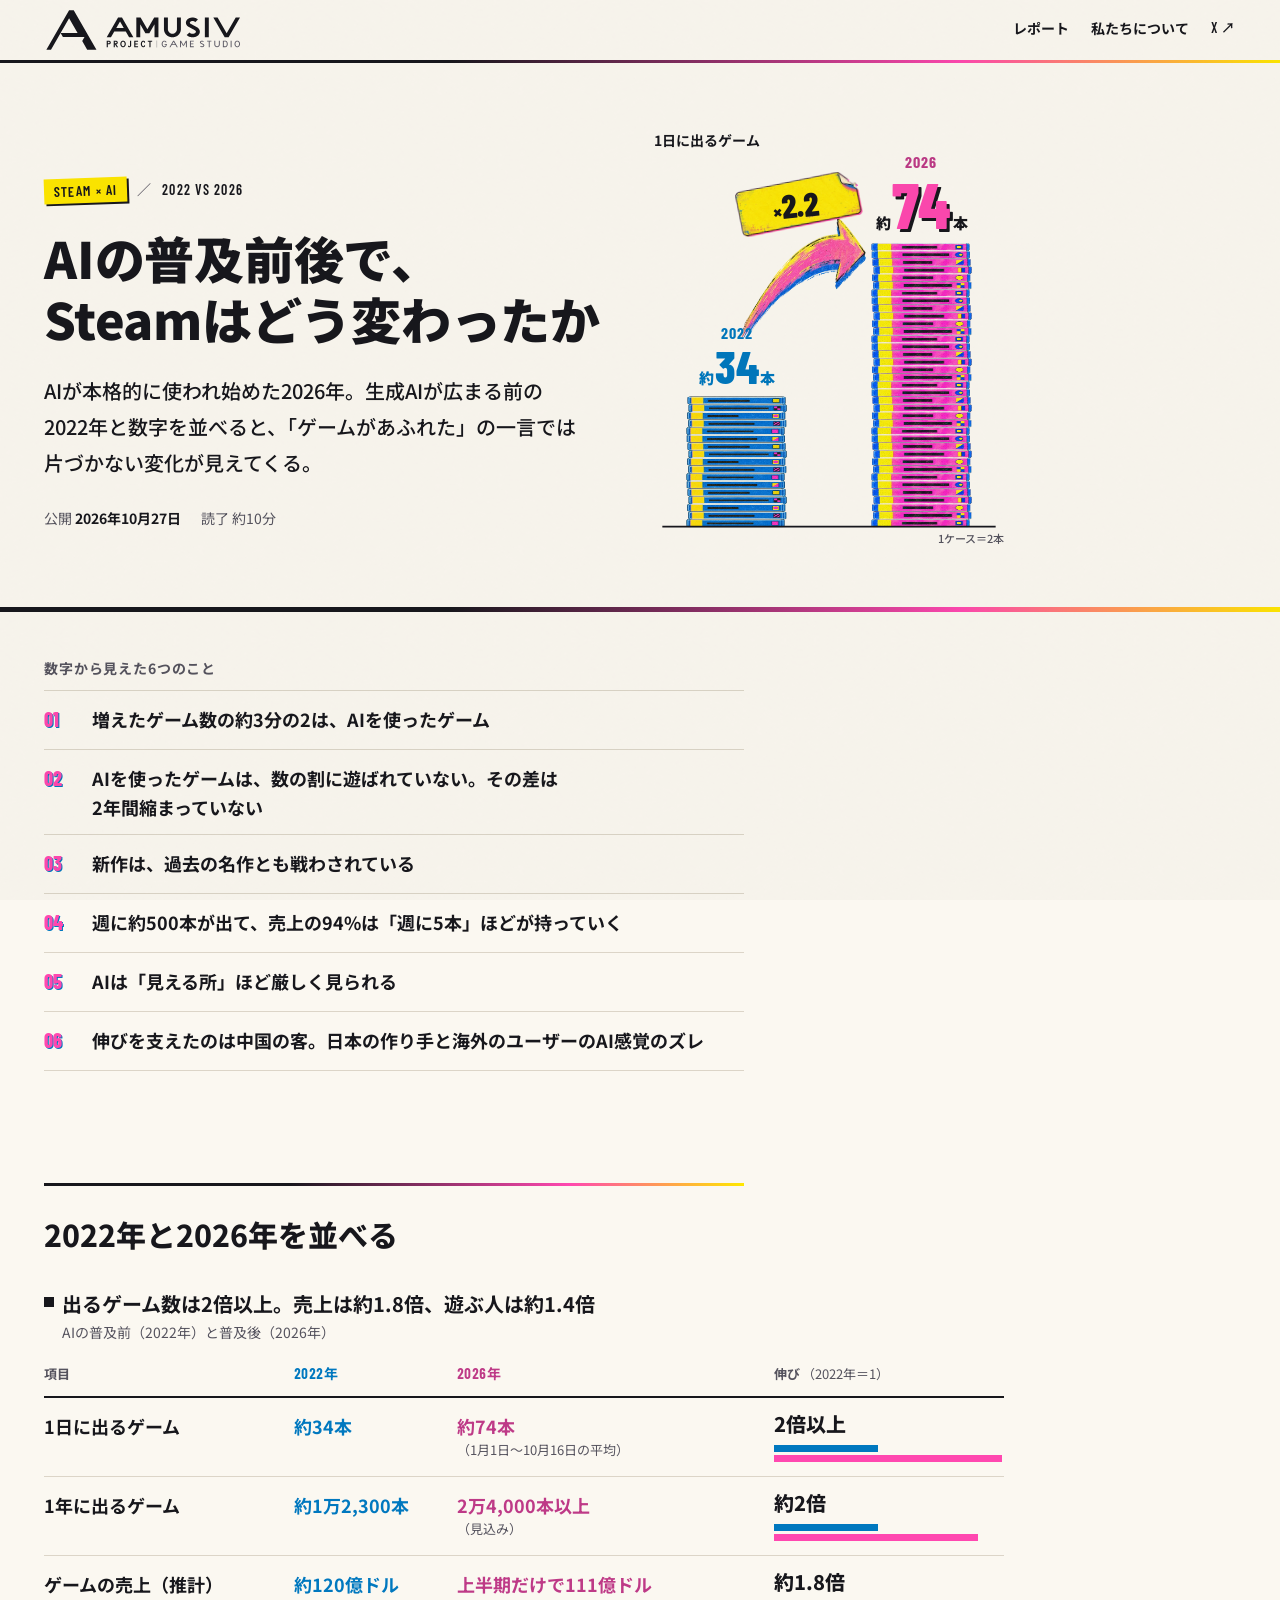
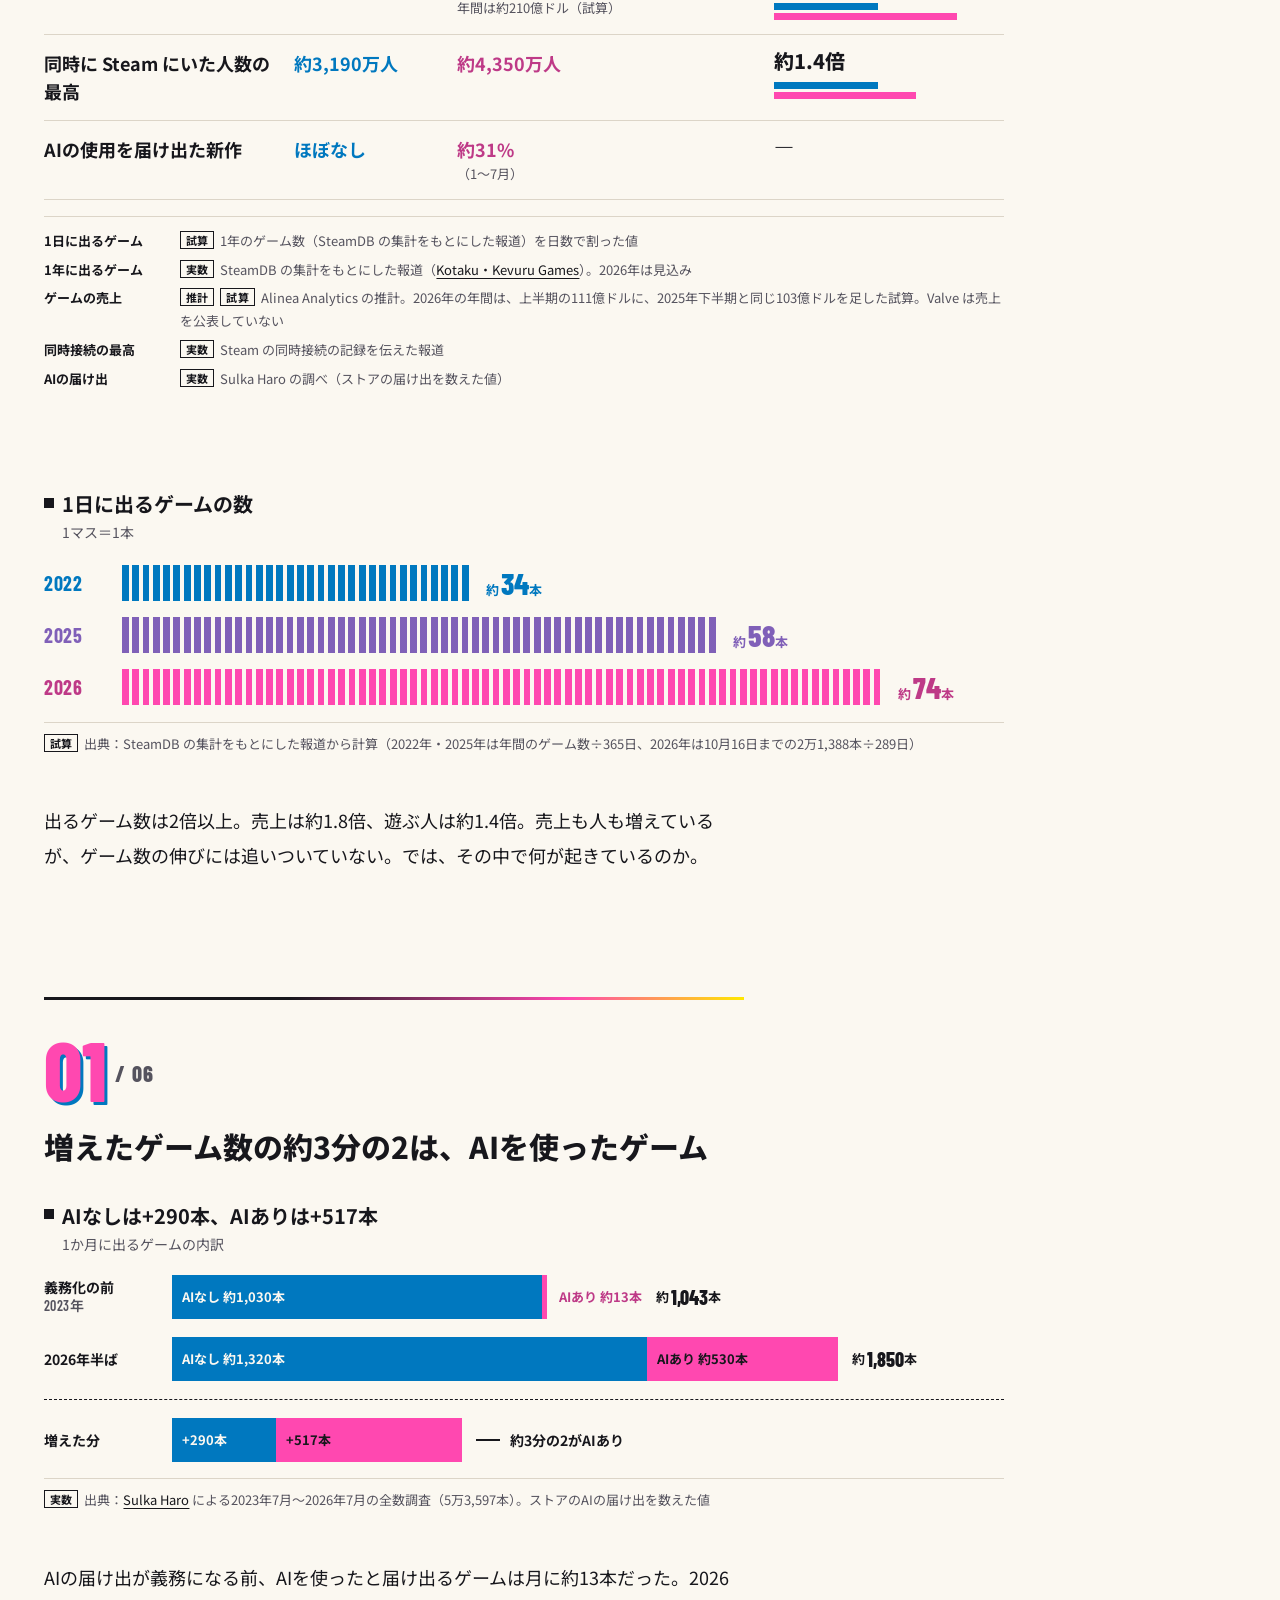
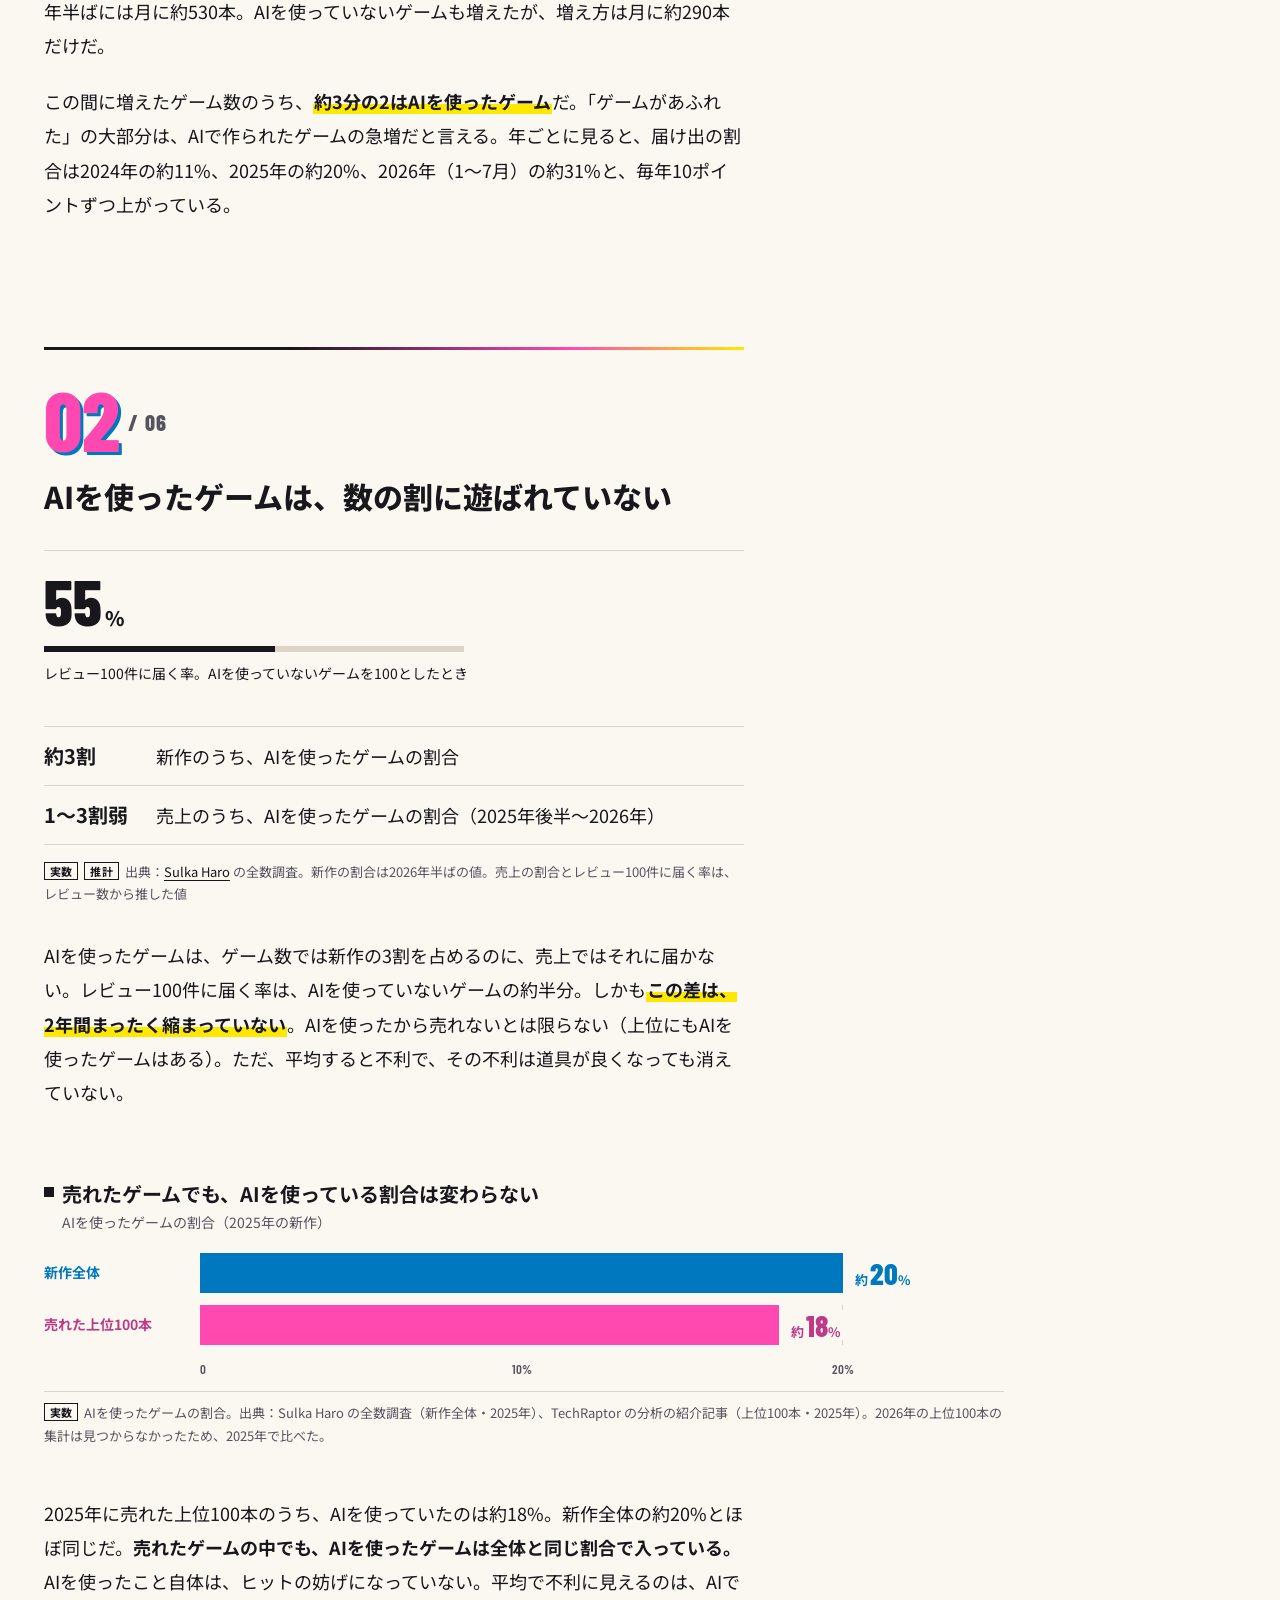
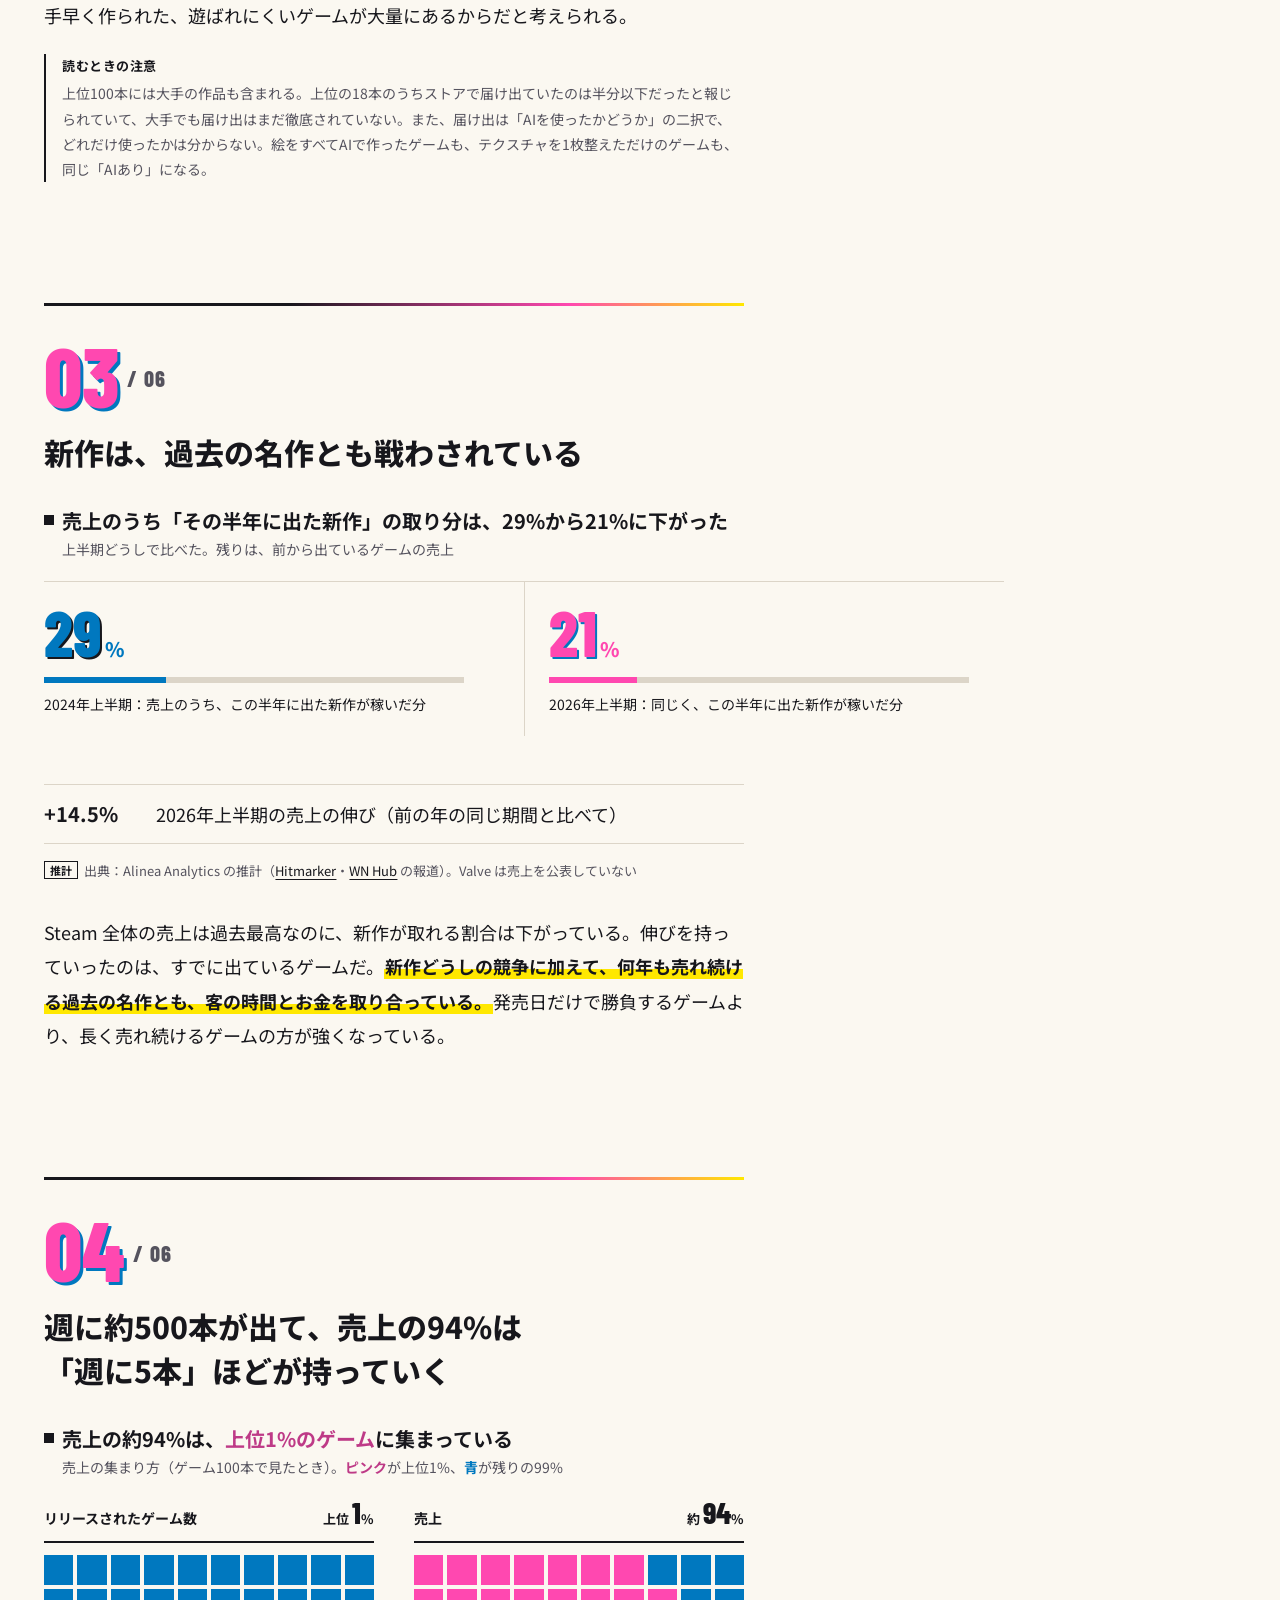
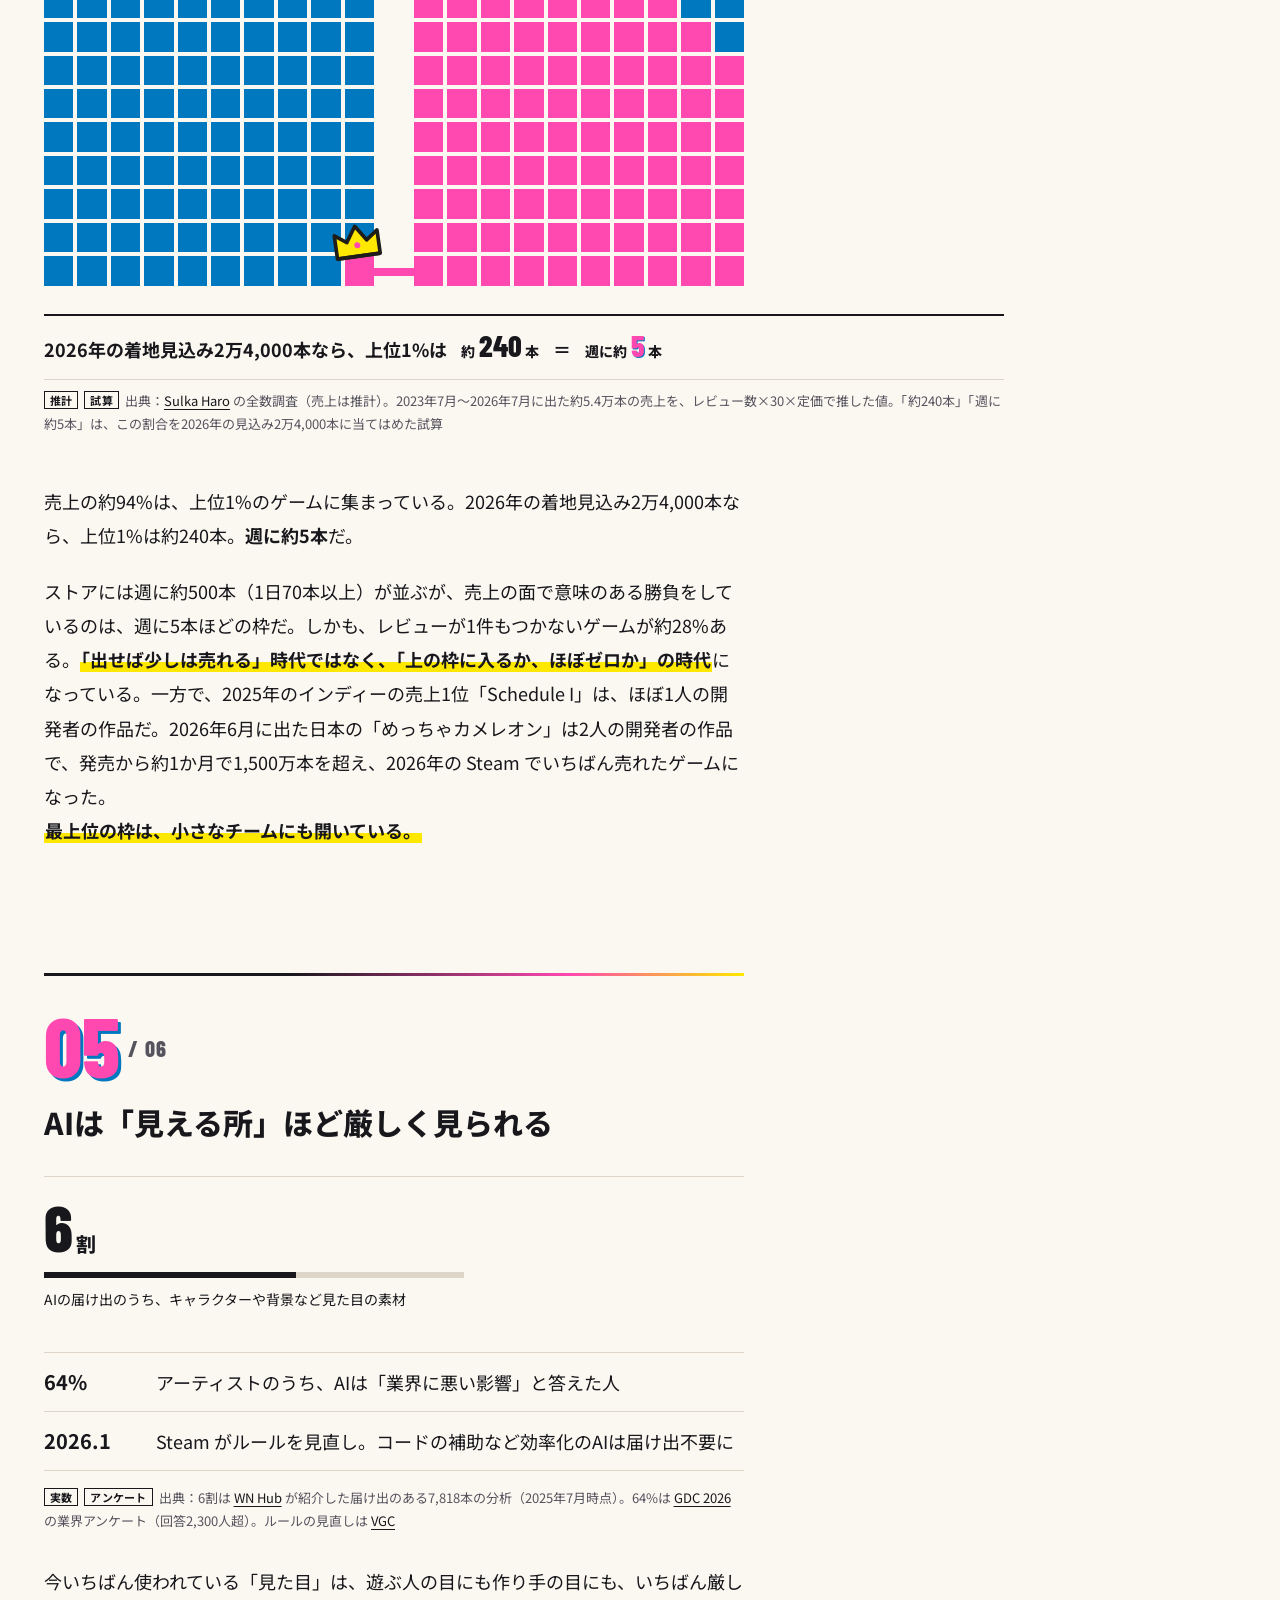
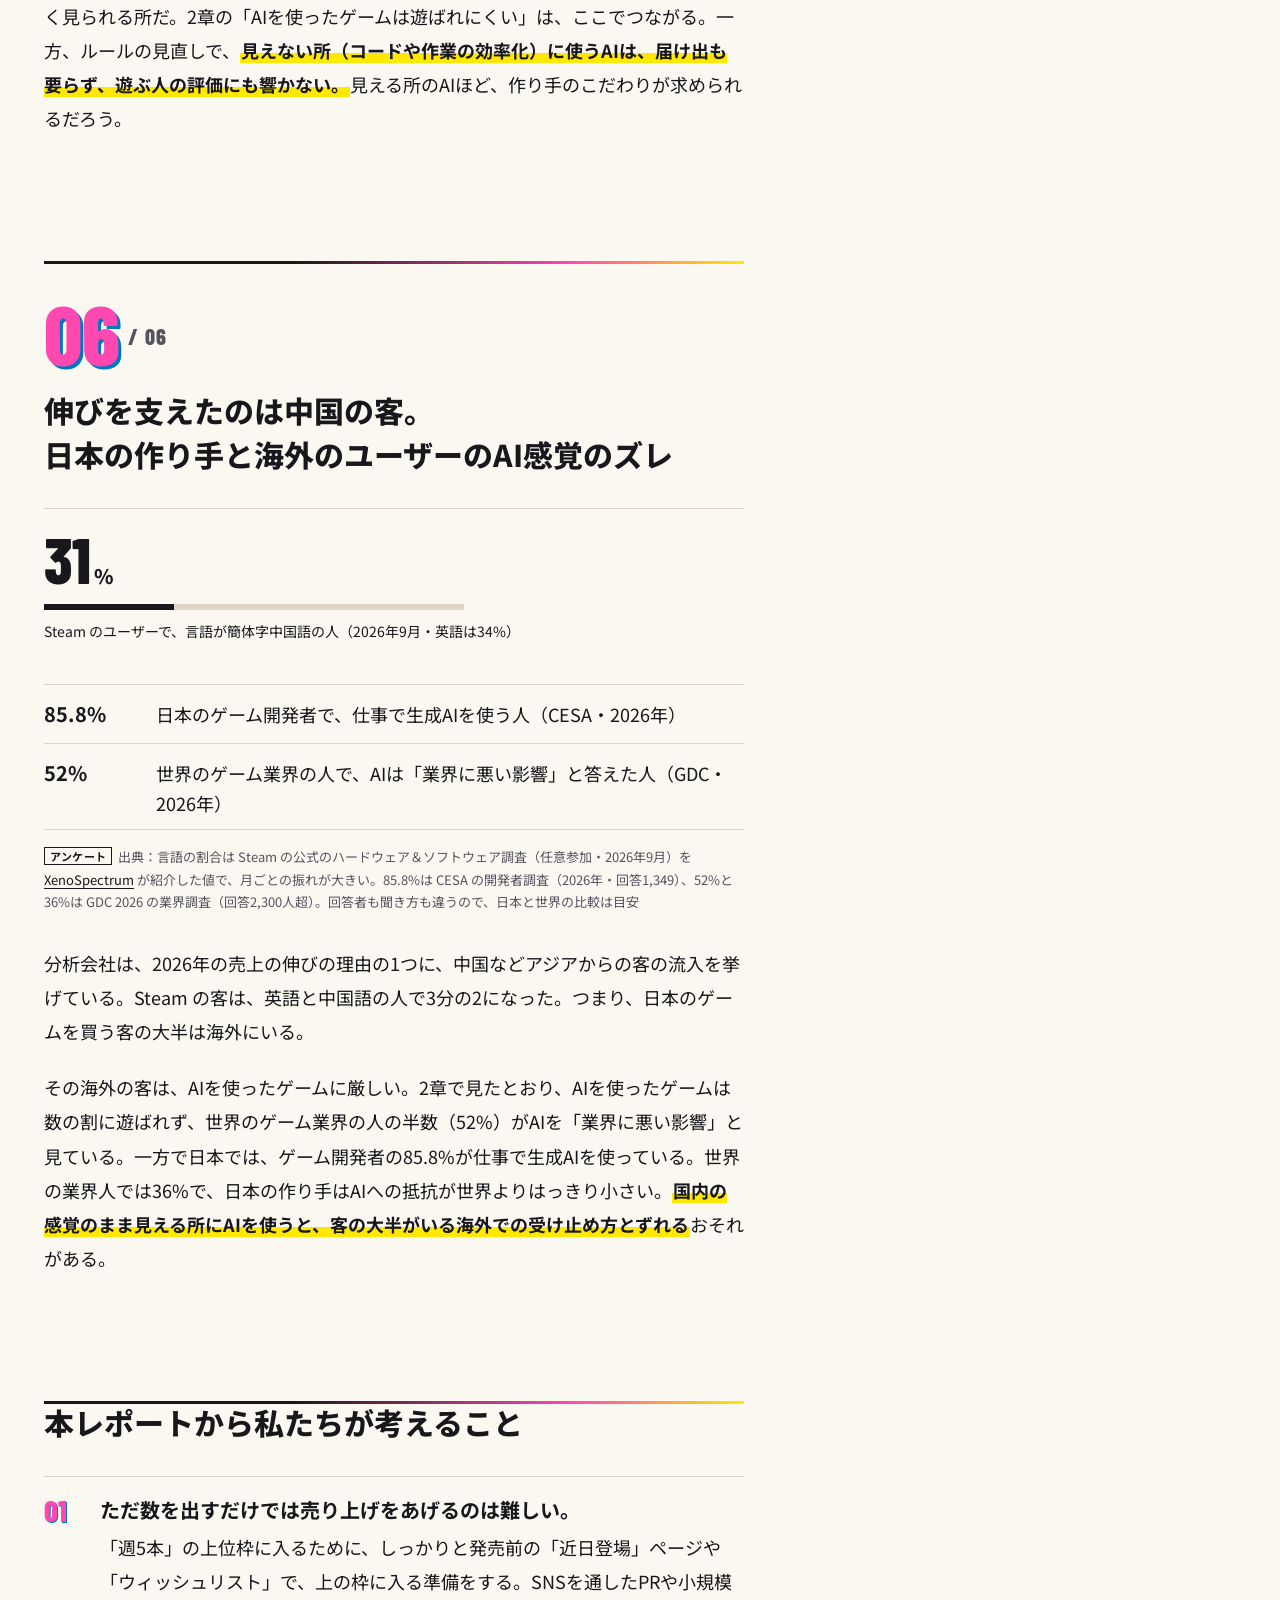
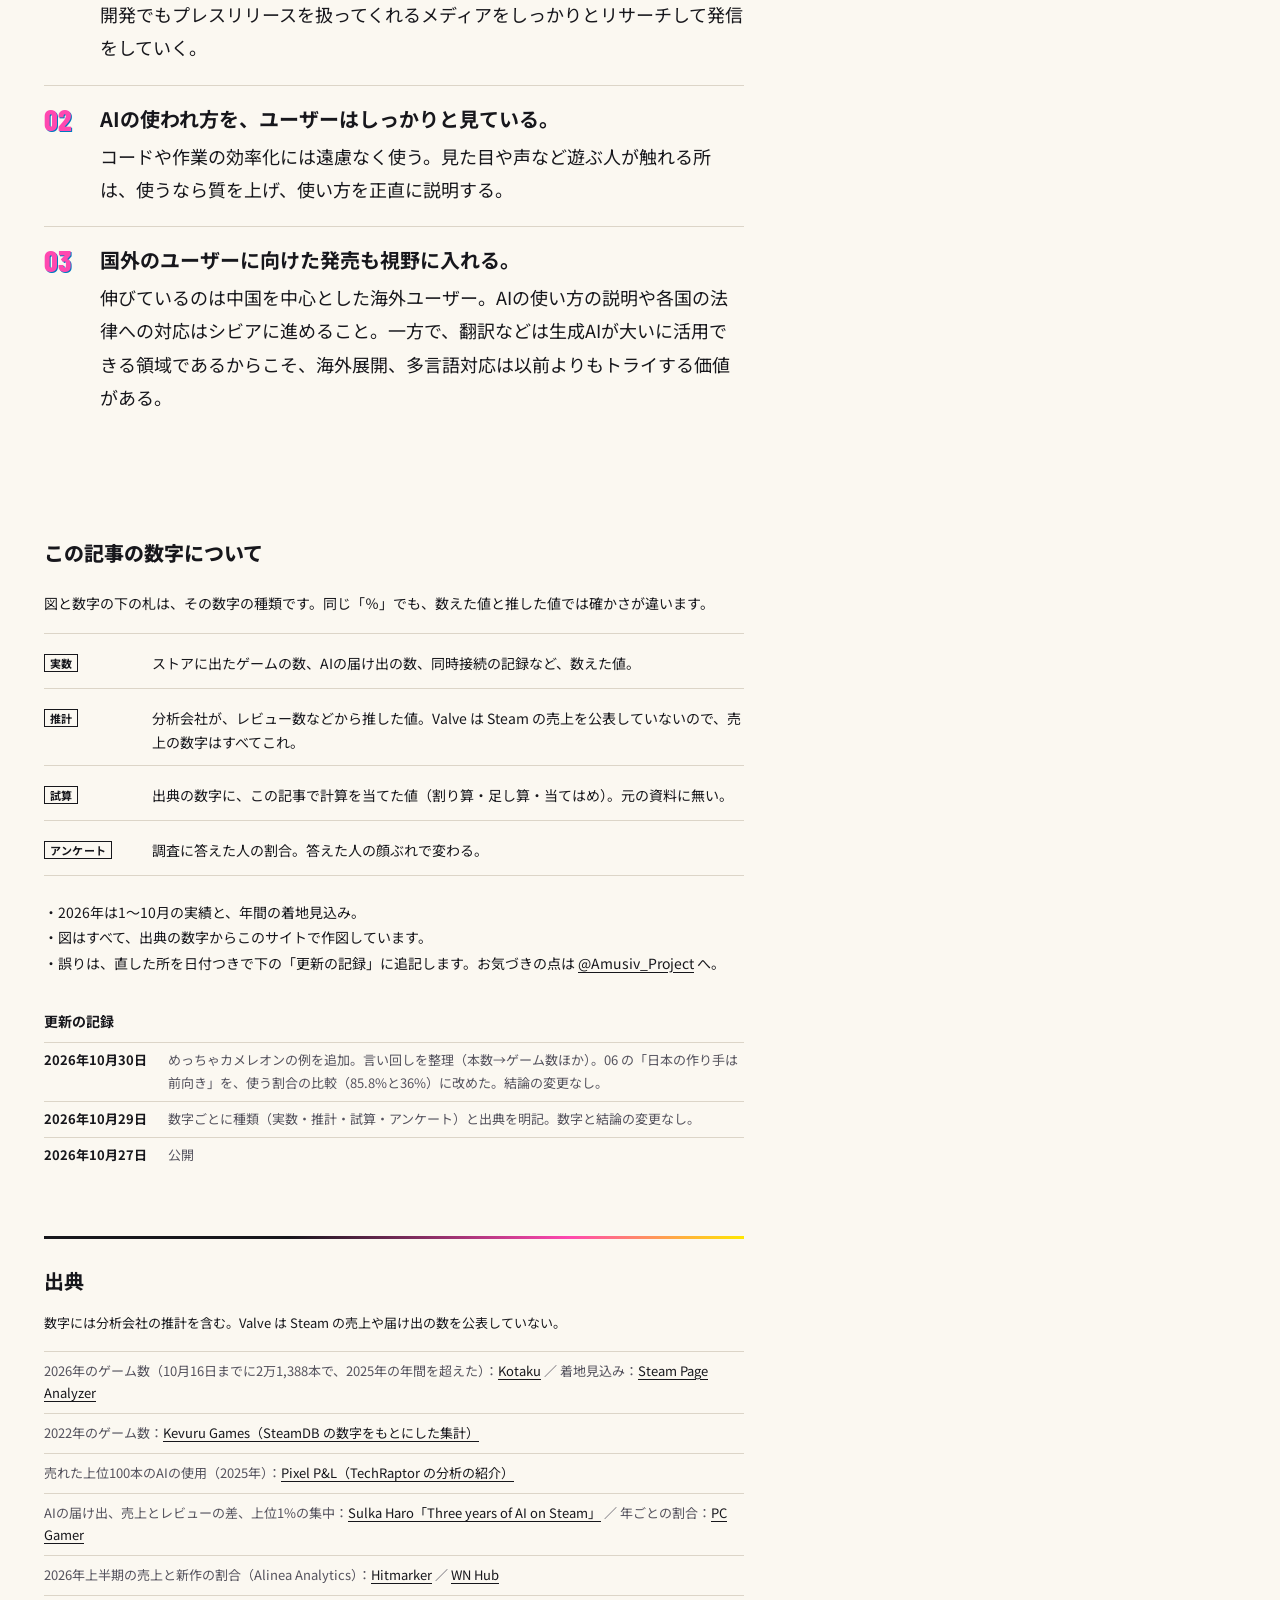
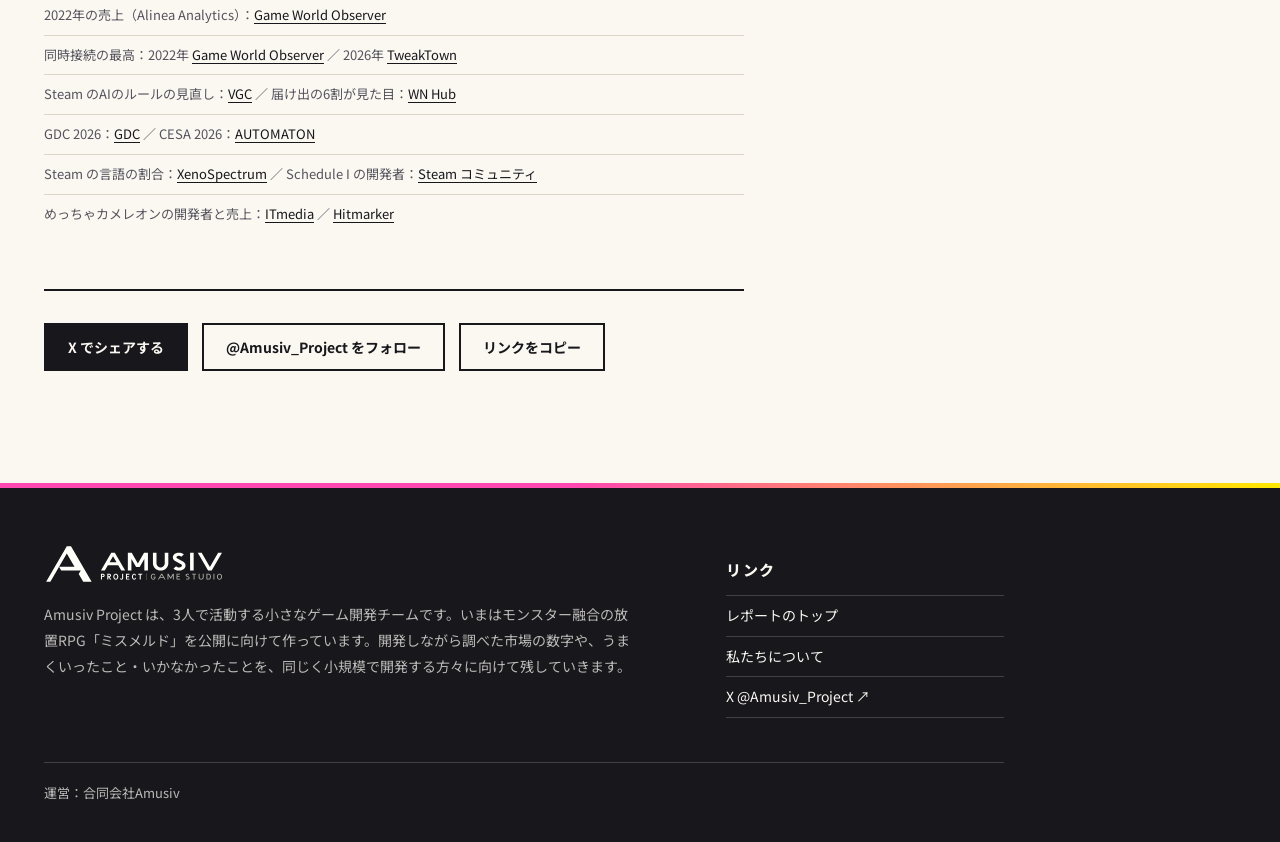
<file: articles/steam-ai-2022-2026/index.html>
<!doctype html>
<html lang="ja">
<head>
<meta charset="utf-8">
<title>移動しました｜Amusiv Project レポート</title>
<meta name="robots" content="noindex">
<link rel="canonical" href="https://amusiv.co.jp/articles/001/">
<meta http-equiv="refresh" content="0; url=/articles/001/">
<script>location.replace("/articles/001/" + location.hash);</script>
</head>
<body>
<p>この記事は <a href="/articles/001/">https://amusiv.co.jp/articles/001/</a> に移動しました。</p>
</body>
</html>
</file>
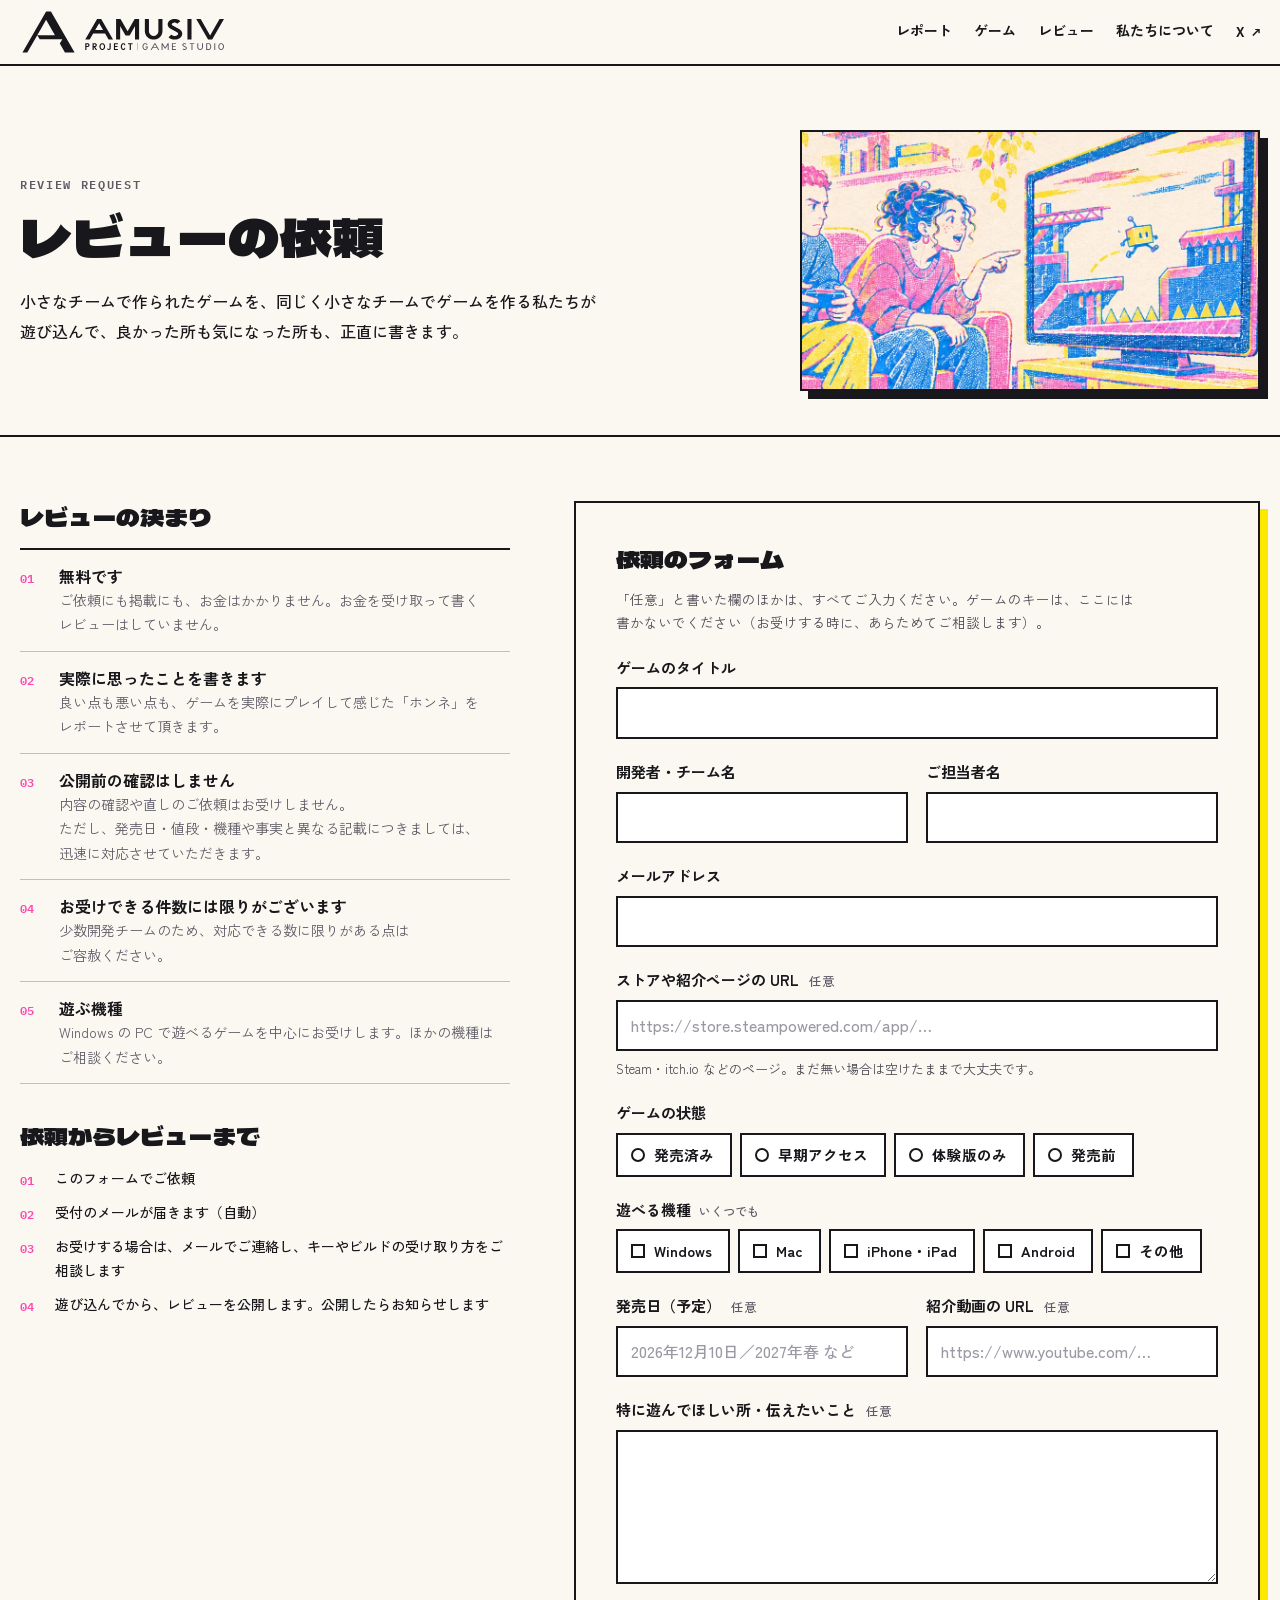
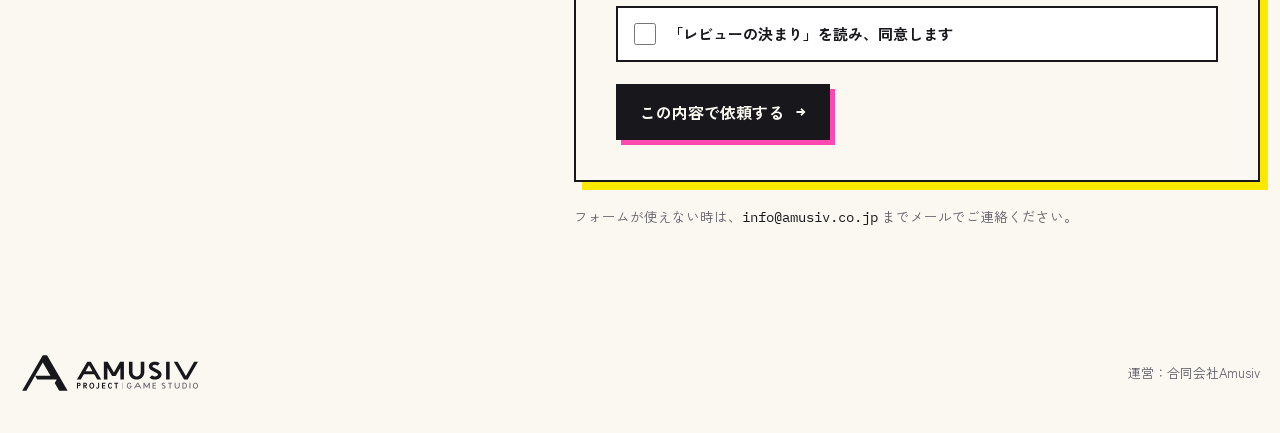
<file: reviews/request/index.html>
<!doctype html>
<html lang="ja">
<head>
<meta charset="utf-8">
<meta name="viewport" content="width=device-width, initial-scale=1, viewport-fit=cover">
<title>レビューの依頼｜Amusiv Project レポート</title>
<meta name="description" content="小さなチームで作られたインディーゲームを、同じく小さなチームでゲームを作る Amusiv Project が遊び込んでレビューします。依頼は無料、公開前の確認はしません。">
<link rel="canonical" href="https://amusiv.co.jp/reviews/request/">
<meta property="og:type" content="website">
<meta property="og:site_name" content="Amusiv Project レポート">
<meta property="og:title" content="レビューの依頼｜Amusiv Project レポート">
<meta property="og:description" content="あなたのゲームを、しっかり遊んでレビューします。依頼は無料、公開前の確認はしません。">
<meta property="og:url" content="https://amusiv.co.jp/reviews/request/">
<meta property="og:image" content="https://amusiv.co.jp/reviews/request/ogp.png"><meta property="og:image:width" content="1200"><meta property="og:image:height" content="630">
<meta property="og:locale" content="ja_JP">
<meta name="twitter:card" content="summary_large_image">
<meta name="twitter:site" content="@Amusiv_Project">
<meta name="theme-color" content="#fbf8f1">
<link rel="icon" href="../../favicon.svg" type="image/svg+xml">
<link rel="preconnect" href="https://fonts.googleapis.com">
<link rel="preconnect" href="https://fonts.gstatic.com" crossorigin>
<link rel="stylesheet" href="https://fonts.googleapis.com/css2?family=Dela+Gothic+One&family=Zen+Kaku+Gothic+New:wght@500;700&family=IBM+Plex+Mono:wght@600&display=swap">
<link rel="stylesheet" href="../../assets/top.css?v=r1106c">
<link rel="stylesheet" href="../../assets/review.css?v=r1106c">
</head>
<body>

<header class="topbar gutter">
  <div class="inner">
    <a class="logo" href="../../" aria-label="Amusiv Project レポート トップ"><img class="logo-img" src="../../assets/img/logo_header.svg" alt="Amusiv Project" width="498" height="112"></a>
    <nav class="nav" aria-label="メニュー">
      <a href="../../#latest">レポート</a><a href="../../#products">ゲーム</a><a href="../../#reviews">レビュー</a>
      <a href="../../#about">私たちについて</a>
      <a class="x" href="https://x.com/Amusiv_Project" target="_blank" rel="noopener">X ↗</a>
    </nav>
  </div>
</header>

<main class="rq-page">
  <section class="rq-head gutter">
    <div class="inner rq-head-in">
      <div>
        <p class="rq-eyebrow">REVIEW REQUEST</p>
        <h1>レビューの依頼</h1>
        <p class="rq-lead">小さなチームで作られたゲームを、同じく小さなチームでゲームを作る私たちが遊び込んで、良かった所も気になった所も、正直に書きます。</p>
        <a class="rq-jump" href="#rqf">依頼のフォームへ <span class="arr">↓</span></a>
      </div>
      <picture class="rq-pic" aria-hidden="true">
        <source srcset="../../assets/img/review_card.webp" type="image/webp">
        <img src="../../assets/img/review_card.jpg" alt="" width="1536" height="1024">
      </picture>
    </div>
  </section>

  <div class="rq-body gutter">
    <div class="inner rq-grid">
      <div class="rq-side">
        <section class="rq-rules" id="rules" aria-labelledby="rules-h">
          <h2 id="rules-h">レビューの決まり</h2>
          <ol>
            <li><b>無料です</b><span>ご依頼にも掲載にも、お金はかかりません。お金を受け取って書くレビューはしていません。</span></li>
            <li><b>実際に思ったことを書きます</b><span>良い点も悪い点も、ゲームを実際にプレイして感じた「ホンネ」をレポートさせて頂きます。</span></li>
            <li><b>公開前の確認はしません</b><span>内容の確認や直しのご依頼はお受けしません。<br>ただし、発売日・値段・機種や事実と異なる記載につきましては、迅速に対応させていただきます。</span></li>
            <li><b>お受けできる件数には限りがございます</b><span>少数開発チームのため、対応できる数に限りがある点はご容赦ください。</span></li>
            <li><b>遊ぶ機種</b><span>Windows の PC で遊べるゲームを中心にお受けします。ほかの機種はご相談ください。</span></li>
          </ol>
        </section>

        <section class="rq-flow" aria-labelledby="flow-h">
          <h2 id="flow-h">依頼からレビューまで</h2>
          <ol>
            <li><span class="n">01</span><span>このフォームでご依頼</span></li>
            <li><span class="n">02</span><span>受付のメールが届きます（自動）</span></li>
            <li><span class="n">03</span><span>お受けする場合は、メールでご連絡し、キーやビルドの受け取り方をご相談します</span></li>
            <li><span class="n">04</span><span>遊び込んでから、レビューを公開します。公開したらお知らせします</span></li>
          </ol>
        </section>
      </div>

      <div class="rq-main">
        <form class="rqf" id="rqf" action="https://script.google.com/macros/s/AKfycbxl-CSBbz35Ay7rdBkPsq_YMp8uCoBBBDSaHqtr5UR2uzVE6ldPlniSUrbcBHJa-A/exec" method="post" novalidate>
          <h2>依頼のフォーム</h2>
          <p class="rqf-note">「任意」と書いた欄のほかは、すべてご入力ください。ゲームのキーは、ここには書かないでください（お受けする時に、あらためてご相談します）。</p>

          <div class="f">
            <label for="f-title">ゲームのタイトル</label>
            <input id="f-title" name="title" type="text" required maxlength="100" autocomplete="off">
          </div>
          <div class="f2">
            <div class="f">
              <label for="f-studio">開発者・チーム名</label>
              <input id="f-studio" name="studio" type="text" required maxlength="100" autocomplete="organization">
            </div>
            <div class="f">
              <label for="f-name">ご担当者名</label>
              <input id="f-name" name="name" type="text" required maxlength="60" autocomplete="name">
            </div>
          </div>
          <div class="f">
            <label for="f-email">メールアドレス</label>
            <input id="f-email" name="email" type="email" required maxlength="254" autocomplete="email" inputmode="email">
          </div>
          <div class="f">
            <label for="f-url">ストアや紹介ページの URL <span class="opt">任意</span></label>
            <input id="f-url" name="url" type="url" maxlength="500" placeholder="https://store.steampowered.com/app/…" inputmode="url">
            <p class="hint">Steam・itch.io などのページ。まだ無い場合は空けたままで大丈夫です。</p>
          </div>

          <fieldset class="f">
            <legend>ゲームの状態</legend>
            <div class="chips">
              <label><input type="radio" name="status" value="発売済み" required><span>発売済み</span></label>
              <label><input type="radio" name="status" value="早期アクセス"><span>早期アクセス</span></label>
              <label><input type="radio" name="status" value="体験版のみ"><span>体験版のみ</span></label>
              <label><input type="radio" name="status" value="発売前"><span>発売前</span></label>
            </div>
          </fieldset>

          <fieldset class="f" id="f-platform">
            <legend>遊べる機種<span class="sub">いくつでも</span></legend>
            <div class="chips">
              <label><input type="checkbox" name="platform" value="Windows"><span>Windows</span></label>
              <label><input type="checkbox" name="platform" value="Mac"><span>Mac</span></label>
              <label><input type="checkbox" name="platform" value="iPhone・iPad"><span>iPhone・iPad</span></label>
              <label><input type="checkbox" name="platform" value="Android"><span>Android</span></label>
              <label><input type="checkbox" name="platform" value="その他"><span>その他</span></label>
            </div>
          </fieldset>

          <div class="f2">
            <div class="f">
              <label for="f-release">発売日（予定） <span class="opt">任意</span></label>
              <input id="f-release" name="release" type="text" maxlength="40" placeholder="2026年12月10日／2027年春 など">
            </div>
            <div class="f">
              <label for="f-video">紹介動画の URL <span class="opt">任意</span></label>
              <input id="f-video" name="video" type="url" maxlength="500" placeholder="https://www.youtube.com/…" inputmode="url">
            </div>
          </div>
          <div class="f">
            <label for="f-note">特に遊んでほしい所・伝えたいこと <span class="opt">任意</span></label>
            <textarea id="f-note" name="note" rows="5" maxlength="2000"></textarea>
          </div>

          <div class="hp" aria-hidden="true"><label>この欄は空欄のままにしてください<input name="website" type="text" tabindex="-1" autocomplete="off"></label></div>

          <label class="agree"><input type="checkbox" name="agree" value="1" required><span>「レビューの決まり」を読み、同意します</span></label>

          <p class="msg" id="rqf-msg" role="alert" hidden></p>
          <button class="btn" type="submit" id="rqf-btn">この内容で依頼する <span class="arr">→</span></button>
        </form>

        <div class="rqf-done" id="rqf-done" tabindex="-1" hidden>
          <p class="big">ご依頼を受け付けました。</p>
          <p>入力いただいたメールアドレスに、受付のメールをお送りしました。お受けできる場合は、このメールアドレスにご連絡します。</p>
          <p class="sm">受付のメールが届かない時は、迷惑メールのフォルダもご確認ください。</p>
          <a class="more" href="../../">トップへ戻る</a>
        </div>

        <p class="rq-contact">フォームが使えない時は、<span class="mail">info@amusiv.co.jp</span> までメールでご連絡ください。</p>
      </div>
    </div>
  </div>
</main>

<footer class="foot gutter">
  <div class="inner">
    <a class="foot-logo" href="../../" aria-label="Amusiv Project トップ"><img src="../../assets/img/logo_header.svg" alt="Amusiv Project" width="498" height="112"></a>
    <span>運営：合同会社Amusiv</span>
  </div>
</footer>

<script src="../../assets/review.js?v=r1106c" defer></script>
</body>
</html>
</file>
<file: assets/top.css>
:root {
  --paper: #fbf8f1;
  --ink: #17171c;
  --sub: #5d5b66;
  --rule: #17171c;
  --pink: #ff48b0;
  --blue: #0078bf;
  --yellow: #ffe800;
  --display: "Dela Gothic One", "Hiragino Sans", "Yu Gothic", sans-serif;
  --body: "Zen Kaku Gothic New", "Hiragino Sans", "Yu Gothic", "Meiryo", sans-serif;
  --mono: "IBM Plex Mono", ui-monospace, "Consolas", monospace;
  color-scheme: light;
}
* { box-sizing: border-box; }
html { -webkit-text-size-adjust: 100%; }
body { margin: 0; background: var(--paper); color: var(--ink); font-family: var(--body); font-size: 16px; line-height: 1.8; }
img { max-width: 100%; height: auto; display: block; }
a { color: inherit; }
a:focus-visible, button:focus-visible { outline: 3px solid var(--blue); outline-offset: 3px; }
.gutter { padding-left: max(20px, env(safe-area-inset-left, 0px)); padding-right: max(20px, env(safe-area-inset-right, 0px)); }
.inner { max-width: 1240px; margin: 0 auto; }

.topbar { border-bottom: 2px solid var(--rule); background: var(--paper); position: sticky; top: env(safe-area-inset-top, 0px); z-index: 20; }
.topbar .inner { display: flex; align-items: center; gap: 24px; min-height: 64px; }
.logo { display: flex; align-items: baseline; gap: 10px; text-decoration: none; }
.logo .w { font-family: var(--display); font-size: 22px; letter-spacing: .01em; line-height: 1; }
.logo .tag { font-family: var(--mono); font-size: 11px; font-weight: 600; letter-spacing: .14em; background: var(--ink); color: var(--paper); padding: 3px 7px 2px; }
.nav { display: flex; gap: 22px; margin-left: auto; font-size: 14px; font-weight: 700; }
.nav a { text-decoration: none; padding-block: 4px; border-bottom: 3px solid transparent; }
.nav a:hover { border-color: var(--pink); }
.nav a.x { font-family: var(--mono); font-weight: 600; }

.hero { position: relative; border-bottom: 2px solid var(--rule); overflow: hidden; }
.hero picture img { width: 100%; height: clamp(420px, 56vw, 720px); object-fit: cover; object-position: right top; }
.hero .copy { position: absolute; left: 0; right: 0; top: 0; bottom: 0; display: flex; align-items: flex-start; }
.hero .copy .inner { width: 100%; padding-top: clamp(40px, 7vw, 96px); }
.issue { font-family: var(--mono); font-size: 13px; font-weight: 600; letter-spacing: .14em; display: inline-flex; gap: 12px; align-items: center; }
.issue::before { content: ""; width: 34px; height: 3px; background: var(--ink); }
.hero h1 { font-family: var(--display); font-weight: 400; font-size: clamp(28px, 4.3vw, 64px); line-height: 1.18; letter-spacing: -.01em; margin: 18px 0 22px; }
.hero h1 .l1 { display: block; white-space: nowrap; }
.hero h1 .mark { background: linear-gradient(transparent 58%, var(--yellow) 58%, var(--yellow) 92%, transparent 92%); }
.hero .sub { font-size: clamp(15px, 1.3vw, 17px); font-weight: 700; max-width: 22em; margin: 0 0 28px; }
.btn { display: inline-flex; align-items: center; gap: 12px; background: var(--ink); color: var(--paper); text-decoration: none; font-weight: 700; padding: 14px 22px; border: 2px solid var(--ink); box-shadow: 5px 5px 0 var(--pink); transition: transform .12s, box-shadow .12s; }
.btn:hover { transform: translate(-2px, -2px); box-shadow: 7px 7px 0 var(--pink); }
.btn .arr { font-family: var(--mono); }

.sec { padding-block: clamp(48px, 7vw, 88px); }
.sec-head { display: flex; align-items: baseline; justify-content: space-between; gap: 16px; border-bottom: 2px solid var(--rule); padding-bottom: 12px; margin-bottom: 28px; }
.sec-head h2 { font-family: var(--display); font-weight: 400; font-size: clamp(26px, 3.4vw, 40px); line-height: 1.2; margin: 0; }
.sec-head .en { font-family: var(--mono); font-size: 12px; font-weight: 600; letter-spacing: .14em; color: var(--sub); }

.feature { display: grid; grid-template-columns: minmax(0, 1.35fr) minmax(0, 1fr); gap: clamp(20px, 3vw, 44px); align-items: center; text-decoration: none; }
.feature .pic { border: 2px solid var(--rule); box-shadow: 10px 10px 0 var(--yellow); overflow: hidden; }
.feature .pic img { width: 100%; aspect-ratio: 16 / 9; object-fit: cover; transition: transform .4s; }
.feature:hover .pic img { transform: scale(1.03); }
.feature .cat { display: inline-block; font-family: var(--mono); font-size: 12px; font-weight: 600; letter-spacing: .1em; background: var(--pink); color: #fff; padding: 3px 9px 2px; }
.feature .date { font-family: var(--mono); font-size: 12px; color: var(--sub); margin-left: 10px; }
.feature h3 { font-family: var(--display); font-weight: 400; font-size: clamp(26px, 3vw, 40px); line-height: 1.3; margin: 14px 0 14px; text-wrap: balance; }
.feature p { margin: 0 0 18px; color: var(--sub); }
.feature .points { list-style: none; padding: 0; margin: 0 0 24px; display: grid; gap: 8px; font-weight: 700; font-size: 15px; }
.feature .points li { display: grid; grid-template-columns: 2.2em minmax(0, 1fr); align-items: baseline; }
.feature .points b { font-family: var(--display); font-weight: 400; color: var(--blue); }
.more { font-weight: 700; text-decoration: none; border-bottom: 3px solid var(--pink); padding-bottom: 2px; }

.cwrap { position: relative; }
.cbtn { position: absolute; top: calc(50% - 34px); z-index: 2; width: 48px; height: 48px; border: 2px solid var(--ink); background: var(--paper); color: var(--ink); font-family: var(--mono); font-size: 18px; font-weight: 600; cursor: pointer; box-shadow: 3px 3px 0 var(--ink); }
.cbtn.prev { left: -24px; }
.cbtn.next { right: -24px; }
.cbtn:hover:not(:disabled) { background: var(--yellow); }
.cbtn:disabled { opacity: 0; pointer-events: none; }
.carousel {
  display: grid; grid-auto-flow: column; grid-auto-columns: calc((100% - 48px) / 3); column-gap: 24px;
  overflow-x: auto; scroll-snap-type: x mandatory; scroll-behavior: smooth; overscroll-behavior-x: contain;
  padding: 6px 0 22px;
  scrollbar-width: thin; scrollbar-color: var(--ink) transparent;
}
@media (max-width: 1320px) { .cbtn.prev { left: -14px; } .cbtn.next { right: -14px; } }
@media (max-width: 1000px) { .carousel { grid-auto-columns: calc((100% - 24px) / 2); } }
@media (max-width: 600px) { .carousel { grid-auto-columns: 86%; column-gap: 16px; } .cbtn { display: none; } }
.carousel:focus-visible { outline: 3px solid var(--blue); outline-offset: -3px; }
.rcard { scroll-snap-align: start; display: flex; flex-direction: column; background: var(--paper); border: 2px solid var(--rule); text-decoration: none; color: var(--ink); transition: transform .15s, box-shadow .15s; }
.rcard:hover { transform: translate(-3px, -3px); box-shadow: 6px 6px 0 var(--pink); }
.rcard .pic { border-bottom: 2px solid var(--rule); overflow: hidden; }
.rcard .pic img { width: 100%; aspect-ratio: 16 / 9; object-fit: cover; }
.rcard .txt { padding: 16px 18px 20px; display: grid; gap: 10px; }
.rcard h3 { font-family: var(--display); font-weight: 400; font-size: 20px; line-height: 1.4; margin: 0; text-wrap: balance; }
.rcard p { margin: 0; font-size: 14px; color: var(--sub); line-height: 1.7; }
.cat.c-blue { background: var(--blue); }
.cat.c-yellow { background: var(--yellow); color: var(--ink); }
.ph { aspect-ratio: 16 / 9; display: grid; place-items: center; position: relative; }
.ph span { font-family: var(--display); font-size: 28px; letter-spacing: .08em; color: var(--paper); mix-blend-mode: normal; }
.ph-a { background: radial-gradient(circle at 30% 40%, var(--pink) 0 22%, transparent 23%), radial-gradient(circle at 72% 62%, var(--yellow) 0 18%, transparent 19%), var(--blue); }
.ph-b { background: repeating-linear-gradient(135deg, var(--pink) 0 18px, #ff6fc1 18px 36px); }
.ph-c { background: linear-gradient(90deg, var(--yellow) 0 50%, var(--blue) 50% 100%); }
.ph-c span { color: var(--ink); }
.cat { display: inline-block; font-family: var(--mono); font-size: 12px; font-weight: 600; letter-spacing: .1em; background: var(--pink); color: #fff; padding: 3px 9px 2px; }
.date { font-family: var(--mono); font-size: 12px; color: var(--sub); margin-left: 10px; }

.about { background: var(--yellow); border-top: 2px solid var(--rule); border-bottom: 2px solid var(--rule); }
.about .inner { display: grid; grid-template-columns: minmax(0, 1fr) minmax(0, 1fr); gap: clamp(24px, 4vw, 64px); align-items: center; }
.about h2 { font-family: var(--display); font-weight: 400; font-size: clamp(24px, 2.9vw, 40px); line-height: 1.35; margin: 0; }
.about p { margin: 0 0 18px; font-weight: 500; }
.about .actions { display: flex; flex-wrap: wrap; gap: 14px; }
.btn.light { background: var(--paper); color: var(--ink); box-shadow: 5px 5px 0 var(--blue); }

footer.foot { padding-block: 28px 40px; font-size: 13px; color: var(--sub); }
footer.foot .inner { display: flex; flex-wrap: wrap; justify-content: space-between; gap: 8px 24px; }
footer.foot .w { font-family: var(--display); color: var(--ink); }
footer.foot .inner { align-items: center; }
.foot-logo img { display: block; height: 40px; width: auto; }

@media (max-width: 860px) {
  .nav a:not(.x) { display: none; }
  .hero picture img { height: auto; aspect-ratio: 16 / 9; object-position: center; }
  .hero .copy { position: static; }
  .hero .copy .inner { padding-top: 28px; padding-bottom: 36px; }
  .hero h1 { margin-top: 12px; }
  .feature, .about .inner { grid-template-columns: minmax(0, 1fr); }
  .feature .pic { box-shadow: 7px 7px 0 var(--yellow); }
}
.logo, .logo .w, .nav a { white-space: nowrap; }
.logo-img { display: block; height: 46px; width: auto; }
@media (max-width: 480px) {
  .topbar .inner { min-height: 54px; gap: 12px; }
  .logo { gap: 7px; }
  .logo-img { height: 38px; }
  .logo .w { font-size: 16px; }
  .logo .tag { font-size: 9px; padding: 2px 5px 1px; }
  .nav { gap: 14px; font-size: 13px; }
}
@media (prefers-reduced-motion: reduce) { .btn, .feature .pic img { transition: none; } }

@media (max-width: 600px) { .hero h1 .l1 { white-space: normal; } .hero h1 { font-size: clamp(26px, 7.4vw, 40px); } }

html { scroll-behavior: smooth; }
#latest { scroll-margin-top: 64px; }
@media (max-width: 480px) { #latest { scroll-margin-top: 54px; } }
@media (prefers-reduced-motion: reduce) { html { scroll-behavior: auto; } }

.nw { display: inline-block; }
.rcard.is-soon { cursor: default; } .rcard.is-soon:hover { transform: none; box-shadow: none; } .rcard.is-soon .pic span { font-size: 24px; letter-spacing: .14em; }

.carousel { padding: 6px 8px 22px 8px; margin-inline: -8px; scroll-padding-inline: 8px; }
.carousel > :first-child { scroll-margin-left: 8px; }

.pcard { scroll-snap-align: start; display: flex; flex-direction: column; background: var(--paper); border: 2px solid var(--rule); color: var(--ink); }
.pcard .pic { border-bottom: 2px solid var(--rule); overflow: hidden; }
.pcard:not(.is-soon) .pic { background: var(--ink); }
.pcard .pic video { display: block; width: 100%; aspect-ratio: 16 / 9; object-fit: cover; }
.pcard .txt { padding: 16px 18px 20px; display: grid; gap: 10px; }
.pcard .row { display: flex; align-items: center; justify-content: space-between; gap: 10px; }
.pcard .state { font-family: var(--mono); font-size: 12px; font-weight: 600; letter-spacing: .1em; color: var(--sub); }
.pcard .state.on { color: var(--ink); } .pcard .state.on::before { content: ""; display: inline-block; width: 8px; height: 8px; border-radius: 50%; background: #1fb954; margin-right: 6px; vertical-align: 1px; }
.pcard h3 { font-family: var(--display); font-weight: 400; font-size: 22px; line-height: 1.3; margin: 0; }
.pcard h3 small { font-family: var(--mono); font-size: 12px; font-weight: 600; letter-spacing: .08em; color: var(--sub); margin-left: 8px; }
.pcard p { margin: 0; font-size: 14px; color: var(--sub); line-height: 1.7; }
.pcard .stores { list-style: none; margin: 6px 0 0; padding: 0; display: grid; grid-template-columns: 1fr 1fr; gap: 8px; }
.pcard .stores a, .pcard .stores .soon { display: grid; grid-template-columns: 22px 1fr; grid-template-rows: auto auto; column-gap: 10px; align-items: center; height: 54px; padding: 0 12px; border: 2px solid var(--ink); font-family: var(--mono); text-decoration: none; color: var(--ink); background: var(--paper); box-sizing: border-box; }
.pcard .stores svg { grid-row: 1 / 3; width: 22px; height: 22px; fill: currentColor; }
.pcard .stores .nm { font-size: 14px; font-weight: 600; letter-spacing: .02em; line-height: 1.2; }
.pcard .stores .st { font-size: 10px; font-weight: 600; letter-spacing: .1em; line-height: 1.2; color: var(--sub); }
.pcard .stores a { background: var(--paper); color: var(--ink); border-color: var(--ink); box-shadow: 3px 3px 0 var(--ink); transition: transform .15s, box-shadow .15s; }
.pcard .stores a .st { color: #1fb954; }
.pcard .stores a:hover { transform: translate(-2px, -2px); box-shadow: 5px 5px 0 var(--ink); }
.pcard .stores .soon { border-color: var(--rule); color: var(--sub); background: color-mix(in srgb, var(--paper) 70%, var(--line)); }
.pcard .stores .soon .nm, .pcard .stores .soon .st { color: var(--sub); }
.pcard .stores .soon svg { color: var(--ink); }

.pcard .state.on::before { background: #1fb954; }
.ph-dark { background: var(--ink); }
.ph-dark span { color: var(--paper); opacity: .85; }
.pcard.is-soon .pic span { font-size: 24px; letter-spacing: .14em; }

@media (max-width: 600px) { .pcard .stores a, .pcard .stores .soon { height: 50px; padding: 0 10px; } }
.cat.c-ink { background: var(--ink); color: var(--paper); }
.pcard.is-soon h3 { color: var(--sub); }

.pcard .pic { position: relative; }
.pcard .vplay { position: absolute; inset: 0; margin: auto; width: 64px; height: 64px; border: 2px solid var(--paper); border-radius: 50%; background: color-mix(in srgb, var(--ink) 72%, transparent); color: var(--paper); cursor: pointer; display: grid; place-items: center; transition: transform .15s, background .15s, opacity .2s; }
.pcard .vplay svg { width: 28px; height: 28px; fill: currentColor; }
.pcard .vplay .i-pause { display: none; }
.pcard .vplay:hover { transform: scale(1.06); background: var(--ink); }
.pcard .vplay:focus-visible { outline: 3px solid var(--blue); outline-offset: 3px; }
.pcard .pic.is-playing .vplay { opacity: 0; }
.pcard .pic.is-playing:hover .vplay, .pcard .pic.is-playing .vplay:focus-visible { opacity: 1; }
.pcard .pic.is-playing .vplay .i-play { display: none; }
.pcard .pic.is-playing .vplay .i-pause { display: inline; }

.pcard .pic.is-playing .vplay { display: none; }

.pcard .vplay { inset: auto auto 12px 12px; margin: 0; width: auto; height: 40px; border-radius: 20px; padding: 0 16px 0 6px; display: inline-flex; align-items: center; gap: 8px; border-width: 2px; }
.pcard .vplay svg { width: 28px; height: 28px; border-radius: 50%; background: var(--paper); fill: var(--ink); padding: 6px; box-sizing: border-box; }
.pcard .vplay .vl { font-family: var(--mono); font-size: 12px; font-weight: 600; letter-spacing: .06em; }
.pcard .vplay:hover { transform: translate(-1px, -1px); }
.pcard .vplay { height: 36px; padding: 0 12px 0 4px; gap: 6px; inset: auto auto 10px 10px; }
.pcard .vplay svg { width: 26px; height: 26px; }
.pcard .pic picture, .pcard .pic img { display: block; width: 100%; aspect-ratio: 16 / 9; object-fit: cover; }

.pcard { border: 0; background: #f1ece1; }
.pcard .pic { border-bottom: 0; }
.pcard .txt { padding: 20px 22px 24px; gap: 12px; }
.pcard .stores { gap: 6px; margin-top: 8px; }
.pcard .stores a, .pcard .stores .soon { border: 0; box-shadow: none; }
.pcard .stores a { background: var(--ink); color: var(--paper); }
.pcard .stores a .st { color: #3ddc7a; }
.pcard .stores a:hover { transform: translate(-2px, -2px); box-shadow: 4px 4px 0 #1fb954; }
.pcard .stores .soon { background: #e4ded1; }
.pcard .vplay { border: 0; background: color-mix(in srgb, var(--ink) 82%, transparent); }
.pcard.is-soon { background: #23232b; }
.pcard.is-soon .pic.ph-dark { background: var(--ink); }
.pcard.is-soon .cat.c-ink { background: #3a3a44; color: #e9e6ee; }
.pcard.is-soon .state { color: #9b98a6; }
.pcard.is-soon h3 { color: #9b98a6; }

.pcard, .pcard.is-soon { background: transparent; }
.pcard .txt { padding: 18px 0 0; }
.pcard.is-soon .cat.c-ink { background: var(--ink); color: var(--paper); }
.pcard.is-soon .state, .pcard.is-soon h3 { color: var(--sub); }
.pcard .stores .soon { background: #ece6da; }
.pcard.is-soon .pic.ph-dark { background: radial-gradient(ellipse 70% 90% at 50% 45%, #2b2b35 0%, var(--ink) 100%); }
.pcard .stores a, .pcard .stores .soon { align-content: center; row-gap: 3px; }

.pcard.is-soon .pic.ph-dark { background: radial-gradient(circle, rgba(255,255,255,.07) 1px, transparent 1.3px) 0 0 / 7px 7px, var(--ink); }
.pcard p { word-break: auto-phrase; text-wrap: pretty; }

.products2 { padding-block: clamp(48px, 7vw, 88px); }
.products2 .sec-head { margin-bottom: 0; }
.tband { position: relative; overflow: hidden; background: #1c1735; color: #f1ecfa; margin-top: 32px; }
.tband-bg { position: absolute; inset: 0; background: linear-gradient(160deg, #221a43 0%, #1a1533 100%); }
.tband::after { content: none; }
.tband-in { position: relative; z-index: 1; display: grid; grid-template-columns: minmax(0, 1.45fr) minmax(0, 1fr); gap: clamp(28px, 4.5vw, 64px); align-items: center; padding-block: clamp(36px, 4.5vw, 56px); }
.tband .pic { position: relative; background: #000; box-shadow: 0 28px 60px -12px rgba(5,3,15,.7); }
.tband .pic video { display: block; width: 100%; aspect-ratio: 16 / 9; object-fit: cover; }
.tband .vplay { position: absolute; right: 12px; bottom: 12px; height: 40px; padding: 0 14px 0 5px; display: inline-flex; align-items: center; gap: 8px; border: 0; border-radius: 20px; background: rgba(12,10,24,.82); color: #fff; cursor: pointer; }
.tband .vplay svg { width: 30px; height: 30px; border-radius: 50%; background: #fff; fill: #17171c; padding: 7px; box-sizing: border-box; }
.tband .vplay .i-pause { display: none; }
.tband .vplay .vl { font-family: var(--mono); font-size: 13px; font-weight: 600; letter-spacing: .06em; }
.tband .pic.is-playing .vplay { display: none; }
.tinfo { display: grid; gap: 16px; min-width: 0; }
.tinfo .row { display: flex; align-items: center; justify-content: space-between; gap: 10px; }
.tinfo .cat { background: rgba(255,255,255,.14); color: #f1ecfa; }
.tinfo .state { font-family: var(--mono); font-size: 12px; font-weight: 600; letter-spacing: .1em; color: #f1ecfa; }
.tinfo .state.on::before { content: ""; display: inline-block; width: 8px; height: 8px; border-radius: 50%; background: #3ddc7a; margin-right: 6px; vertical-align: 1px; }
.tinfo h3 { margin: 4px 0 0; line-height: 0; }
.tlogo { width: min(384px, 100%); height: auto; image-rendering: pixelated; }
.tinfo p { margin: 0; color: #e4def2; font-size: 16px; line-height: 1.8; word-break: auto-phrase; text-wrap: pretty; }
.tinfo .stores { list-style: none; margin: 6px 0 0; padding: 0; display: grid; grid-template-columns: 1fr 1fr; gap: 8px; }
.tinfo .stores a, .tinfo .stores .soon { display: grid; grid-template-columns: 22px 1fr; column-gap: 10px; row-gap: 3px; align-items: center; align-content: center; height: 56px; padding: 0 14px; font-family: var(--mono); text-decoration: none; box-sizing: border-box; }
.tinfo .stores svg { grid-row: 1 / 3; width: 22px; height: 22px; fill: currentColor; }
.tinfo .stores .nm { font-size: 14px; font-weight: 600; letter-spacing: .02em; line-height: 1.2; }
.tinfo .stores .st { font-size: 10px; font-weight: 600; letter-spacing: .1em; line-height: 1.2; }
.tinfo .stores a { background: #fbf8f1; color: #17171c; transition: transform .15s, box-shadow .15s; }
.tinfo .stores a .st { color: #138a3f; }
.tinfo .stores a:hover { transform: translate(-2px, -2px); box-shadow: 4px 4px 0 #3ddc7a; }
.tinfo .stores .soon { background: rgba(255,255,255,.07); color: #a59fba; }
.tinfo .stores .soon svg { color: #f1ecfa; }
.tnext { list-style: none; margin: 32px 0 0; padding: 0; display: grid; grid-template-columns: 1fr 1fr; gap: 20px; }
.tnext li { display: flex; align-items: center; justify-content: space-between; gap: 16px; min-height: 92px; padding: 0 28px; background: radial-gradient(circle, rgba(255,255,255,.07) 1px, transparent 1.3px) 0 0 / 7px 7px, var(--ink); color: var(--paper); }
.tnext .cs { font-family: var(--display); font-size: clamp(18px, 1.8vw, 24px); letter-spacing: .12em; opacity: .9; }
.tnext .meta { display: flex; align-items: center; gap: 14px; }
.tnext .cat.c-ink { background: rgba(255,255,255,.12); color: #e9e6ee; }
.tnext .state { font-family: var(--mono); font-size: 12px; font-weight: 600; letter-spacing: .1em; color: #9b98a6; }
@media (max-width: 860px) {
  .tband-in { grid-template-columns: minmax(0, 1fr); }
  .tnext { grid-template-columns: minmax(0, 1fr); gap: 12px; }
}
@media (max-width: 480px) { .tnext li { padding: 0 18px; min-height: 76px; } .tnext .state { display: none; } }
@media (max-width: 600px) { .tband .vplay { right: auto; bottom: auto; left: 50%; top: 50%; transform: translate(-50%, -50%); } }

.reviews .sec-head { margin-bottom: clamp(28px, 3.5vw, 44px); }
.rvwrap { display: grid; grid-template-columns: minmax(0, 1.12fr) minmax(0, 1fr); gap: clamp(28px, 4.5vw, 64px); align-items: start; }
.rvpic { display: block; border: 2px solid var(--rule); box-shadow: 10px 10px 0 var(--ink); overflow: hidden; background: var(--paper); }
.rvpic img { width: 100%; aspect-ratio: 3 / 2; object-fit: cover; }
.rvcopy { display: grid; gap: 18px; min-width: 0; }
.rvtag { margin: 0; }
.rvcopy h3 { font-family: var(--display); font-weight: 400; font-size: clamp(28px, 3vw, 42px); line-height: 1.32; margin: 0; letter-spacing: .01em; }
.rvcopy h3 .mark { background: linear-gradient(transparent 58%, var(--yellow) 58%, var(--yellow) 92%, transparent 92%); }
.rvlead { margin: 0; font-weight: 500; line-height: 1.85; word-break: auto-phrase; text-wrap: pretty; }
.rvpromise { margin: 2px 0 0; border-top: 2px solid var(--rule); }
.rvpromise div { display: grid; grid-template-columns: 7.6em minmax(0, 1fr); gap: 4px 18px; align-items: baseline; padding: 11px 0; border-bottom: 1px solid color-mix(in srgb, var(--ink) 22%, transparent); }
.rvpromise dt { font-family: var(--display); font-weight: 400; font-size: clamp(17px, 1.45vw, 19px); line-height: 1.35; }
.rvpromise dd { margin: 0; font-size: 14.5px; line-height: 1.6; font-weight: 500; word-break: auto-phrase; }
.rvact { display: flex; flex-wrap: wrap; align-items: center; gap: 14px 26px; margin-top: 6px; }
@media (max-width: 860px) {
  .rvwrap { grid-template-columns: minmax(0, 1fr); }
  .rvpic { box-shadow: 7px 7px 0 var(--ink); }
}
@media (max-width: 480px) { .rvpromise div { grid-template-columns: minmax(0, 1fr); gap: 2px; padding: 10px 0; } .rvpromise dd { font-size: 14px; } }
.sec-head h2 .nw { display: inline-block; }
</file>
<file: assets/kv.css>
#kv {
  --gl: max(20px, calc((100cqw - 1240px) / 2));
  --fs: clamp(28px, 4.3vw, 64px);
  --sl: calc(var(--gl) + var(--fs) * 12.9 + 2.2cqw);
  position: relative; height: clamp(420px, 56vw, 720px);
  background: var(--paper); container-type: inline-size;
}
#kv p { margin: 0; }

.kv-art { position: absolute; inset: 0; overflow: hidden; }
#kv .kv-bg { display: block; position: absolute; inset: 0; }
#kv .kv-bg img { position: absolute; inset: 0; width: 100%; height: 100%; object-fit: cover; object-position: right top; }

#kv .copy { position: absolute; inset: 0; z-index: 2; display: flex; align-items: center; pointer-events: none; }
#kv .copy .inner { width: 100%; padding-top: 0; }
@media (min-width: 861px) { #kv .copy .inner { translate: 0 -24px; } }
#kv .copy .inner > * { pointer-events: auto; }
#kv .copy .btn { position: relative; top: clamp(16px, calc(2.34cqw - 8px), 24px); }
#kv h1 {
  font-family: var(--kv-jp), var(--display); font-weight: var(--kv-jp-w); letter-spacing: -.02em; word-break: auto-phrase;
  font-size: var(--fs); line-height: 1.18; margin: 18px 0 22px;
}
#kv h1 .l1 { display: block; white-space: nowrap; }
#kv h1 .mark { background-repeat: no-repeat; }

.kv-nav { display: none; }
html.kv-js .kv-nav {
  position: absolute; z-index: 3; left: var(--gl); bottom: 0; width: min(560px, calc(var(--sl) - var(--gl) - 4cqw));
  display: grid; grid-template-columns: repeat(3, minmax(0, 1fr)); column-gap: clamp(10px, 1.5cqw, 22px);
  padding: 0 0 clamp(14px, 2.4cqw, 30px);
}
html.kv-js .kv-nav::before {
  content: ""; position: absolute; z-index: -1; left: calc(-1 * var(--gl)); right: -12%; top: -34px; bottom: 0;
  background: color-mix(in srgb, var(--paper) 88%, transparent);
  mask-image: linear-gradient(to right, #000 78%, transparent), linear-gradient(to bottom, transparent, #000 34px);
  mask-composite: intersect;
}
.kv-nav button {
  position: relative; display: flex; flex-direction: column; align-items: flex-start; gap: 3px;
  min-height: 58px; padding: 14px 0 6px; border: 0; background: none; color: var(--sub); font: inherit; text-align: left; cursor: pointer;
}
.kv-nav button::before, .kv-nav button::after { content: ""; position: absolute; left: 0; right: 0; top: 0; height: 3px; }
.kv-nav button::before { background: color-mix(in srgb, var(--ink) 16%, transparent); }
.kv-nav button::after { background: var(--ink); clip-path: inset(0 100% 0 0); }
.kv-nav b { font-family: var(--kv-num), sans-serif; font-weight: var(--kv-num-w); font-size: 20px; line-height: 1; letter-spacing: .04em; }
.kv-nav span { font-family: var(--kv-jp), sans-serif; font-weight: 700; font-size: 14px; line-height: 1.3; white-space: nowrap; }
.kv-nav button:hover { color: var(--ink); }
.kv-nav button:hover::before { background: color-mix(in srgb, var(--ink) 40%, transparent); }
.kv-nav .is-cur { color: var(--ink); }
.kv-nav .is-cur b { color: var(--kv-c); }
.kv-nav .is-cur::after { clip-path: inset(0); }
.kv-nav .is-run::after { animation: kvProg var(--dur, 3s) linear both; }
@keyframes kvProg { from { clip-path: inset(0 100% 0 0); } to { clip-path: inset(0); } }

html.js-intro #kv .copy .inner > *, html.js-intro #kv .kv-nav { opacity: 0; }
html.js-intro #kv.s-play .copy .inner > *, html.js-intro #kv.s-play .kv-nav { animation: kvUp .6s cubic-bezier(.2, .7, .2, 1) both; }
html.js-intro #kv.s-play .copy .inner > :nth-child(2) { animation-delay: .07s; }
html.js-intro #kv.s-play .copy .inner > :nth-child(3) { animation-delay: .14s; }
html.js-intro #kv.s-play .copy .inner > :nth-child(4) { animation-delay: .21s; }
html.js-intro #kv.s-play .kv-nav { animation-delay: .28s; }
@keyframes kvUp { from { opacity: 0; transform: translateY(12px); } to { opacity: 1; transform: none; } }

.kv-stage { position: absolute; z-index: 1; left: var(--sl); right: 0; top: 0; bottom: 0; container-type: size; }
.kv-sc { position: absolute; inset: 0; isolation: isolate; visibility: hidden; word-break: auto-phrase; }
.kv-sc.on { visibility: visible; }
html.js-intro #kv:not(.s-live) .kv-sc { visibility: hidden; }
.kv-wipe { position: absolute; inset: 0; background: var(--kv-c); clip-path: polygon(0 0, 0 0, 0 0); pointer-events: none; }
.kv-sc:not(.kv-pic)::before { content: ""; position: absolute; z-index: -1; inset: 0; }

html[data-kv-v="1"] .kv-stage { top: 31%; right: -2px; bottom: -2px; }
html[data-kv-v="1"] .kv-sc:not(.kv-pic)::before {
  background-color: var(--paper);
  background-image:
    linear-gradient(to right, color-mix(in srgb, var(--kv-c) 13%, transparent) 1px, transparent 1px),
    linear-gradient(to bottom, color-mix(in srgb, var(--kv-c) 13%, transparent) 1px, transparent 1px);
  background-size: 48px 48px; background-position: -1px -1px;
}
html[data-kv-v="1"] .kv-sc:not(.kv-pic) { padding-top: 4.5cqh; padding-bottom: 5cqh; gap: 1.8cqh; }

html[data-kv-v="2"] .kv-stage { left: calc(var(--sl) - 7cqw); }
html[data-kv-v="2"] .kv-sc:not(.kv-pic)::before {
  background: color-mix(in srgb, var(--paper) 94%, transparent);
  mask-image: linear-gradient(to right, transparent, #000 13cqw);
}
html[data-kv-v="2"] .kv-wipe { mask-image: linear-gradient(to right, transparent, #000 13cqw); }
html[data-kv-v="2"] .kv-sc:not(.kv-pic) { --pl: 13cqw; }

.kv-sc:not(.kv-pic) { --pl: 6.5cqw; --cw: calc(100cqw - var(--pl) - 6.5cqw);
  display: flex; flex-direction: column; justify-content: space-between; gap: 2.6cqh; padding: 6cqh 6.5cqw 5.5cqh var(--pl); }
.kv-head, .kv-body { min-width: 0; }
.kv-tag { display: flex; gap: 12px; align-items: baseline; font-family: var(--kv-num), sans-serif; font-weight: var(--kv-num-w); font-size: clamp(13px, 2.3cqw, 16px); letter-spacing: .08em; color: var(--ink); }
.kv-tag b { color: var(--kv-c); }
.kv-q { font-family: var(--kv-jp), sans-serif; font-weight: var(--kv-jp-w); font-size: clamp(18px, 3.9cqw, 27px); line-height: 1.35; letter-spacing: -.01em; color: var(--ink); margin-top: 1.2cqh !important; }
.kv-q b { font-family: var(--kv-num), sans-serif; font-weight: var(--kv-num-w); color: var(--kv-c); margin-right: .3em; }
.kv-row { position: relative; display: flex; align-items: flex-end; flex-wrap: wrap; }

.kv-n {
  display: block; font-family: var(--kv-num), sans-serif; font-weight: var(--kv-num-w);
  font-size: calc(min(38cqh, 52cqw) * var(--kv-num-k, 1)); line-height: 1; text-box: trim-both cap alphabetic;
  letter-spacing: -.02em; color: var(--kv-c); white-space: nowrap;
  text-shadow:
    .006em .006em 0 var(--paper),
    .012em .012em 0 var(--kv-side), .017em .017em 0 var(--kv-side), .022em .022em 0 var(--kv-side),
    .027em .027em 0 var(--kv-side), .032em .032em 0 var(--kv-side), .037em .037em 0 var(--kv-side),
    .042em .042em 0 var(--kv-side), .047em .047em 0 var(--kv-side), .052em .052em 0 var(--kv-side);
  margin-bottom: .05em;
}
.kv-pc { font-size: .5em; letter-spacing: 0; margin-left: .03em; }
.kv-ap { font-family: var(--kv-jp), sans-serif; font-weight: var(--kv-jp-w); font-size: .2em; letter-spacing: 0; color: var(--ink); text-shadow: none; margin-right: .16em; }
.kv-u { font-family: var(--kv-jp), sans-serif; font-weight: var(--kv-jp-w); font-size: min(7.5cqh, 8.4cqw); line-height: 1.2; letter-spacing: -.02em; color: var(--ink); margin: 0 0 -.12em .35em; }
.kv-note { font-family: var(--body); font-weight: 700; font-size: clamp(12px, 2.1cqw, 14px); color: var(--sub); margin-top: 2.4cqh !important; }

.kv-mk { background: linear-gradient(transparent 50%, var(--kv-mk) 50%, var(--kv-mk) 94%, transparent 94%) no-repeat 0 0 / 100% 100%; padding: 0 .06em; }
.kv-box { display: inline-block; font-family: var(--kv-jp), sans-serif; font-weight: var(--kv-jp-w); color: var(--paper); background: var(--ink); padding: .16em .5em .2em; line-height: 1.25; white-space: nowrap; }

.kv-g { margin: 0; }
.g-cap { display: flex; gap: 10px; align-items: baseline; font-family: var(--kv-jp), sans-serif; font-weight: var(--kv-jp-w); font-size: clamp(13px, 2.4cqw, 16px); color: var(--ink); margin-bottom: 1.8cqh; }
.g-cap span { font-family: var(--body); font-weight: 700; font-size: clamp(11px, 1.9cqw, 13px); color: var(--sub); }

.kv-g i, .waf i { display: block; width: var(--cell); height: var(--cell); border: 1.5px solid var(--kv-side); background: var(--paper); box-shadow: var(--ex) var(--ex) 0 var(--kv-side); }
.kv-g i.on, .waf i.on, .g1 .now i { background: var(--kv-c); }

.g1 { --lbw: clamp(64px, 14cqw, 92px); --cell: min(2.3cqh, calc((var(--cw) - var(--lbw) - 14px) / 24.4)); --gap: calc(var(--cell) * .26); --ex: calc(var(--cell) * .16); }
.g1-plot { position: relative; display: inline-grid; row-gap: 1.6cqh; }
.g1-col { display: flex; align-items: center; gap: 14px; }
.g-lb { width: var(--lbw); flex: none; font-family: var(--kv-jp), sans-serif; font-weight: var(--kv-jp-w); font-size: clamp(12px, 2.2cqw, 15px); line-height: 1.1; color: var(--ink); white-space: nowrap; }
.g-lb span { display: block; font-family: var(--kv-num), sans-serif; font-weight: 600; font-size: clamp(12px, 2.2cqw, 15px); letter-spacing: .06em; color: var(--sub); margin-bottom: 3px; }
.g-lb b { font-family: var(--kv-num), sans-serif; font-weight: var(--kv-num-w); font-size: clamp(22px, 4.6cqw, 32px); letter-spacing: -.01em; margin-right: .06em; }
.g1 .now .g-lb b { color: var(--kv-c); }
.stack { display: grid; grid-auto-flow: column; grid-template-rows: repeat(4, var(--cell)); grid-auto-columns: var(--cell); gap: var(--gap); }

.g1-x { position: absolute; right: 0; top: 0; height: calc(var(--cell) * 4 + var(--gap) * 3); display: flex; align-items: flex-end; font-size: clamp(14px, 2.7cqw, 19px); }
.g1-x .kv-box { position: relative; }
.g1-x .kv-box::after { content: ""; position: absolute; right: calc(var(--cell) * .5); top: 100%; height: 1.6cqh; border-left: 2px solid var(--ink); }

.kv-two { display: grid; grid-template-columns: minmax(0, 1fr) auto minmax(0, 1fr); align-items: end; column-gap: 3cqw; }
.kv-pair { display: grid; grid-template-rows: auto auto auto; justify-items: start; --cell: min(2.9cqh, calc((var(--cw) - 3cqw * 2 - 40px) / 2 / 12.4)); --gap: calc(var(--cell) * .24); --ex: calc(var(--cell) * .14); }
.kv-pair .kv-lb { font-family: var(--kv-jp), sans-serif; font-weight: var(--kv-jp-w); font-size: clamp(12px, 2.3cqw, 15px); line-height: 1.45; color: var(--ink); margin-bottom: 1.6cqh; text-wrap: balance; }
.kv-two .kv-n { font-size: calc(min(17cqh, 19cqw) * var(--kv-num-k, 1)); margin-bottom: calc(1.8cqh + .05em); }
.waf { display: flex; flex-wrap: wrap-reverse; gap: var(--gap); width: calc(var(--cell) * 10 + var(--gap) * 9); }
.waf i { border-width: 1px; border-color: color-mix(in srgb, var(--kv-side) 45%, transparent); box-shadow: none; }
.waf i.on { border: 1.5px solid var(--kv-side); box-shadow: var(--ex) var(--ex) 0 var(--kv-side); }
.kv-eq { align-self: center; font-family: var(--kv-num), sans-serif; font-weight: var(--kv-num-w); font-size: min(9cqh, 8cqw); line-height: 1; color: var(--ink); padding-top: 6cqh; }
.kv-why { font-family: var(--kv-jp), sans-serif; font-weight: 700; font-size: clamp(13px, 2.6cqw, 17px); line-height: 1.6; color: var(--ink); margin: 0 0 .5em; text-spacing-trim: trim-start; }
.kv-ans { font-family: var(--kv-jp), sans-serif; font-weight: var(--kv-jp-w); font-size: clamp(17px, 3.7cqw, 26px); line-height: 1.4; color: var(--ink); text-spacing-trim: trim-start; }

.kv-lead { display: flex; align-items: flex-end; flex-wrap: wrap; font-family: var(--kv-jp), sans-serif; font-weight: var(--kv-jp-w); font-size: clamp(16px, 3.3cqw, 23px); line-height: 1.35; color: var(--ink); }
.kv-lead + .kv-lead { margin-top: 1.2cqh !important; }
.kv-lead .kv-n.hol { font-size: calc(min(10cqh, 11cqw) * var(--kv-num-k, 1)); color: transparent; -webkit-text-stroke: .02em var(--ink); text-shadow: none; margin: 0 .12em -.02em; }
.kv-lead .kv-mk { margin: 0 .1em; }
.sc3 .kv-row { margin-top: 2cqh; }
.sc3 .kv-row .kv-n { font-size: calc(min(23cqh, 40cqw) * var(--kv-num-k, 1)); }
.sc3 .kv-u { font-size: min(7cqh, 7.6cqw); }
.g3 { --cols: 49; --cell: min(1.7cqh, calc(var(--cw) / (var(--cols) * 1.26))); --gap: calc(var(--cell) * .26); --ex: calc(var(--cell) * .2); }
@container (max-width: 600px) { .g3 { --cols: 35; } }
@container (max-height: 560px) {
  .kv-sc:not(.kv-pic) { gap: 1.2cqh; }
  .g3 { --cols: 49; }
  .g3-wrap { padding-top: 32px; }
  .sc3 .kv-row { margin-top: 0; }
  .g3-rev { margin-top: 1.6cqh; }
}
.g3-wrap { position: relative; padding-top: 40px; }
.g3-call { position: absolute; left: 0; top: 0; font-size: clamp(13px, 2.5cqw, 17px); }
.g3-call::after { content: ""; position: absolute; left: calc(var(--cell) * 2.6); top: 100%; height: 9px; border-left: 2px solid var(--ink); }
.waf490 { display: flex; flex-wrap: wrap; gap: var(--gap); width: calc(var(--cell) * var(--cols) + var(--gap) * (var(--cols) - 1)); }
.waf490 i { border-width: 1px; border-color: color-mix(in srgb, var(--kv-side) 35%, transparent); box-shadow: none; }
.waf490 i.on { border: 1.5px solid var(--kv-side); box-shadow: var(--ex) var(--ex) 0 var(--kv-side); }
.g3-rev { display: flex; align-items: center; gap: 10px; margin-top: 2.4cqh; }
.g3-k { font-family: var(--kv-jp), sans-serif; font-weight: var(--kv-jp-w); font-size: clamp(13px, 2.4cqw, 16px); color: var(--ink); white-space: nowrap; }
.g3-bar { flex: 1; display: flex; height: clamp(28px, 5cqh, 38px); }
.g3-bar span { display: flex; align-items: center; gap: 8px; font-family: var(--kv-jp), sans-serif; font-weight: var(--kv-jp-w); font-size: clamp(12px, 2.2cqw, 15px); white-space: nowrap; }
.g3-bar b { font-family: var(--kv-num), sans-serif; font-weight: var(--kv-num-w); }
.g3-bar .a { width: 94%; background: var(--kv-c); border: 1.5px solid var(--kv-side); box-shadow: 4px 4px 0 var(--kv-side); padding-left: 12px; color: var(--ink); }
.g3-bar .a b { font-size: clamp(18px, 4cqw, 26px); }
.g3-bar .b { width: 6%; border: 1px solid color-mix(in srgb, var(--kv-side) 35%, transparent); border-left: 0; }
.g3-r { font-family: var(--kv-num), sans-serif; font-weight: var(--kv-num-w); font-size: clamp(13px, 2.4cqw, 16px); color: var(--sub); white-space: nowrap; }

@media (max-width: 860px) {
  #kv { display: flex; flex-direction: column; height: auto; --sl: 0px; }
  .kv-art { position: relative; inset: auto; flex: none; height: clamp(460px, 108vw, 620px); }
  #kv .kv-bg img { object-position: 74% 0; }
  html[data-kv-v="1"] .kv-stage { left: 14px; top: 18%; }
  html[data-kv-v="2"] .kv-stage { left: 0; }
  html[data-kv-v="2"] .kv-sc:not(.kv-pic)::before, html[data-kv-v="2"] .kv-wipe { mask-image: linear-gradient(to bottom, transparent, #000 7cqh); }
  html[data-kv-v="2"] .kv-sc:not(.kv-pic) { --pl: 6.5cqw; padding-top: 9cqh; }
  #kv .copy { position: static; display: block; order: 2; pointer-events: auto; }
  #kv .copy .inner { padding-top: 22px; padding-bottom: 36px; }
  #kv h1 { margin-top: 12px; }
  html.kv-js .kv-nav { position: static; order: 1; width: auto; padding: 0 20px; column-gap: 10px; }
  html.kv-js .kv-nav::before { display: none; }
  .kv-nav button { min-height: 54px; padding-top: 12px; }
  .kv-nav b { font-size: 18px; }
  .kv-nav span { font-size: 13px; }
}
@media (max-width: 600px) { #kv { --fs: min(clamp(26px, 7.4vw, 40px), calc((100cqw - 40px) / 12.9)); } }
@media (max-width: 420px) { .kv-nav span { font-size: 12px; } }

@keyframes kvOff { from { opacity: 0; } 1%, to { opacity: 1; } }
@keyframes kvCell {
  from { background-color: var(--paper); border-width: 1px; border-color: color-mix(in srgb, var(--kv-side) 40%, transparent); box-shadow: none; }
  1%, to { background-color: var(--kv-c); border-width: 1.5px; border-color: var(--kv-side); box-shadow: var(--ex) var(--ex) 0 var(--kv-side); }
}
@keyframes kvMk { from { background-size: 0% 100%; } to { background-size: 100% 100%; } }
@keyframes kvBar { from { clip-path: inset(-10px 100% -10px -10px); } to { clip-path: inset(-10px -10px -10px -10px); } }

@media (prefers-reduced-motion: reduce) {
  #kv .kv-sc, #kv .kv-sc *, #kv .kv-wipe, .kv-nav button::after { animation: none !important; }
  #kv .kv-wipe { display: none; }
}

#kv .sc1 .kv-body { flex: 1; display: flex; min-height: 0; }
#kv .ex { --F: calc(min(43cqh, 45cqw) * var(--kv-num-k, 1)); --B: 4.6cqh; position: relative; flex: 1; min-height: 0; }
#kv .ex .echo { position: absolute; z-index: -1; right: -8cqw; top: 0; display: flex; flex-direction: column;
  font-family: var(--kv-num), sans-serif; font-weight: 800; font-size: min(13cqh, 17cqw); line-height: .84; letter-spacing: -.01em;
  color: transparent; -webkit-text-stroke: 1.2px color-mix(in srgb, var(--kv-c) 40%, transparent); white-space: nowrap; pointer-events: none; }
#kv .ex .n { position: absolute; bottom: var(--B); font-family: var(--kv-num), sans-serif; font-weight: 800; line-height: 1; text-box: trim-both cap alphabetic; letter-spacing: -.03em; white-space: nowrap; }
#kv .ex .n small { font-family: var(--kv-jp), sans-serif; font-weight: 900; font-size: .16em; letter-spacing: 0; color: var(--ink); -webkit-text-stroke: 0; text-shadow: none; margin-left: .14em; }
#kv .ex .n34 small { font-size: .3em; }
#kv .ex .n74 { right: 0; font-size: var(--F); color: var(--kv-c);
  text-shadow: .006em .006em 0 var(--paper), .012em .012em 0 var(--kv-side), .018em .018em 0 var(--kv-side), .024em .024em 0 var(--kv-side), .03em .03em 0 var(--kv-side), .036em .036em 0 var(--kv-side), .042em .042em 0 var(--kv-side); }
#kv .ex .n34 { left: 0; font-size: calc(var(--F) * 34 / 74); color: transparent; -webkit-text-stroke: 2.5px var(--ink); }
#kv .ex .hud { position: absolute; font-family: var(--kv-jp), sans-serif; font-weight: 900; font-size: clamp(13px, 2.4cqw, 17px); color: var(--ink); line-height: 1; }
#kv .ex .h22 { left: 0; bottom: calc(var(--B) + var(--F) * .7 * 34 / 74 + 1.6cqh); }
#kv .ex .h26 { right: calc(var(--F) * .62); bottom: calc(var(--B) + var(--F) * .7 + 1.6cqh); color: var(--kv-c); }
#kv .ex .chev { position: absolute; left: calc(var(--F) * 34 / 74 * 1.42); bottom: calc(var(--B) + var(--F) * .7 * 34 / 74 * .3);
  font-family: var(--kv-num), sans-serif; font-weight: 800; font-size: min(6.5cqh, 8cqw); line-height: 1; letter-spacing: -.14em; color: transparent; -webkit-text-stroke: 2px var(--kv-c); }
#kv .ex .stk { position: absolute; left: 0; bottom: calc(var(--B) + var(--F) * .7 * 34 / 74 + 9cqh); transform: rotate(-6deg); transform-origin: left bottom;
  font-family: var(--kv-jp), sans-serif; font-weight: 900; font-size: clamp(16px, 3.3cqw, 23px); line-height: 1.2; color: var(--paper); background: var(--ink); padding: .22em .6em .26em; box-shadow: 4px 4px 0 var(--kv-c); white-space: nowrap; }
#kv .ex .stk em { font-style: normal; color: var(--kv-c); }
#kv .ex .src { position: absolute; left: 0; bottom: 0; margin: 0; font-family: var(--body); font-weight: 700; font-size: clamp(11px, 1.8cqw, 12px); color: var(--sub); }

html:not([data-kv-theme]) #kv .ex .n74 { text-shadow: .008em .008em 0 var(--paper), .05em .045em 0 var(--blue); }
html:not([data-kv-theme]) #kv .ex .n34 { -webkit-text-stroke-color: var(--blue); }
html:not([data-kv-theme]) #kv .ex .echo { -webkit-text-stroke-color: color-mix(in srgb, var(--blue) 45%, transparent); }
html:not([data-kv-theme]) #kv .ex .stk { background: var(--yellow); color: var(--ink); box-shadow: 4px 4px 0 var(--kv-c); }
html:not([data-kv-theme]) #kv .ex .stk em { color: var(--ink); background: linear-gradient(transparent 55%, var(--kv-c) 55%); }
html:not([data-kv-theme]) #kv .ex .h22 { color: var(--blue); }

#kv .ov { align-self: end; display: flex; justify-content: center; }
#kv .ov-svg { display: block; width: min(30cqw, 30cqh); height: auto; overflow: visible; }
#kv .ov-svg .d20 { fill: var(--kv-c); mix-blend-mode: multiply; }
#kv .ov-svg .d18 { fill: var(--blue); mix-blend-mode: multiply; }
#kv .ov-svg .ov-all { font-family: var(--kv-jp), sans-serif; font-weight: 900; font-size: 13px; fill: var(--sub); text-anchor: middle; }
#kv .sc2 .kv-pair:last-of-type .kv-n { color: var(--blue); }
#kv .sc2 .kv-two { align-items: end; }

#kv .g3b { --bh: min(16cqh, 22cqw); }
#kv .g3b-top, #kv .g3b-bot { display: flex; justify-content: space-between; align-items: baseline; font-family: var(--kv-jp), sans-serif; font-weight: 900; font-size: clamp(13px, 2.5cqw, 17px); color: var(--ink); }
#kv .g3b-top { margin-bottom: .8cqh; } #kv .g3b-bot { margin-top: 1cqh; }
#kv .g3b b { font-family: var(--kv-num), sans-serif; font-weight: 800; font-size: 1.7em; margin: 0 .08em; color: var(--kv-c); }
#kv .g3b .r b { color: var(--blue); }
#kv .g3b-bar { display: flex; height: var(--bh); border: 2px solid var(--ink); box-shadow: 5px 5px 0 var(--ink); background: var(--paper); }
#kv .g3b-bar .a { width: 94%; display: flex; align-items: center; justify-content: space-evenly; background: color-mix(in srgb, var(--kv-c) 22%, var(--paper)); border-right: 2px solid var(--ink); }
#kv .g3b-bar .a i { display: block; width: calc(var(--bh) * .62); height: calc(var(--bh) * .62); background: var(--kv-c); border: 2px solid var(--ink); box-shadow: 4px 4px 0 var(--ink); }
#kv .g3b-bar .b { width: 6%; display: grid; grid-template-columns: repeat(11, 1fr); grid-auto-rows: 1fr; gap: 1px; padding: 2px; overflow: hidden; }
#kv .g3b-bar .b i { display: block; background: var(--blue); border-radius: 50%; }

#kv .sc2 .kv-two { grid-template-columns: minmax(0, 1fr) minmax(0, 1fr); grid-template-areas: "a b" "ov ov"; row-gap: 1.5cqh; align-items: end; }
#kv .sc2 .kv-pair:first-of-type { grid-area: a; } #kv .sc2 .kv-pair:last-of-type { grid-area: b; }
#kv .sc2 .ov { grid-area: ov; }
#kv .ov-svg { width: min(52cqw, 36cqh); }
#kv .ov-svg .d18 { mix-blend-mode: normal; }
#kv .ov-svg .ov-k { font-family: var(--kv-num), sans-serif; font-weight: 800; font-size: 15px; }
#kv .ov-svg .k20 { fill: var(--kv-c); } #kv .ov-svg .k18 { fill: var(--paper); text-anchor: middle; }
.logo .tag { display: none; }

#kv .ca { display: flex; flex-direction: column; flex: 1; min-height: 0; }
#kv .ca-say { font-family: var(--kv-jp), sans-serif; font-weight: 900; font-size: clamp(18px, 4cqw, 28px); line-height: 1.2; color: var(--ink); }
#kv .ca-say b { color: var(--kv-c); }
#kv .ca-big { font-family: var(--kv-jp), sans-serif; font-weight: 900; font-size: clamp(16px, 3.4cqw, 23px); color: var(--ink); margin-top: .6cqh !important; }
#kv .ca-big b { font-family: var(--kv-num), sans-serif; font-weight: 800; font-size: 2.6em; line-height: .9; color: var(--kv-c); margin-right: .06em; text-shadow: .03em .03em 0 var(--blue); }
#kv .ca-big span { font-size: .62em; color: var(--sub); margin-left: .4em; }
#kv .ca-svg { display: block; width: 100%; max-height: 42cqh; margin-top: auto; overflow: visible; }
#kv .ca .src { font-family: var(--body); font-weight: 700; font-size: clamp(11px, 1.8cqw, 12px); color: var(--sub); margin-top: 1cqh !important; }
#kv .ca-svg text { font-family: var(--kv-jp), sans-serif; font-weight: 900; text-anchor: middle; fill: var(--ink); }
#kv .ca-svg .v { font-family: var(--kv-num), sans-serif; font-weight: 800; font-size: 22px; }
#kv .ca-svg .v.now { fill: var(--kv-c); font-size: 30px; }
#kv .ca-svg .v.in { fill: var(--paper); font-size: 30px; }
#kv .ca-svg .u { font-family: var(--kv-jp), sans-serif; font-size: .5em; }
#kv .ca-svg .yr { font-size: 11px; fill: var(--sub); }
#kv .ca-svg .yr.now { fill: var(--kv-c); }
#kv .ca-svg .tag { font-family: var(--kv-num), sans-serif; font-weight: 800; font-size: 17px; fill: var(--paper); }
#kv .ca-svg .tag.ink { fill: var(--ink); font-family: var(--kv-jp), sans-serif; font-size: 12px; }
#kv .ca-svg .lb { font-size: 12px; text-anchor: start; }
#kv .ca-svg .lb.end { text-anchor: end; fill: var(--kv-c); }
#kv .ca-svg .lb.s { font-size: 10px; fill: var(--sub); }
#kv .sc2 .ca-2 { max-height: 34cqh; margin-top: 0; }
#kv .sc3 .ca-3 { max-height: 34cqh; }

#kv .il { position: relative; flex: 1; min-height: 0; display: flex; justify-content: center; align-items: flex-end; }
#kv .il-box { position: relative; height: 100%; max-width: 100%; aspect-ratio: 1; }
#kv .il-img { display: block; width: 100%; height: 100%; object-fit: contain; mix-blend-mode: multiply; }
#kv .il-lb { position: absolute; transform: translate(-50%, -100%); margin-top: -.6cqh !important; display: flex; flex-direction: column; align-items: center; white-space: nowrap; pointer-events: none; }
#kv .il-lb span { font-family: var(--kv-jp), sans-serif; font-weight: 900; font-size: clamp(11px, 2.1cqw, 14px); color: var(--ink); background: var(--paper); padding: .1em .45em; border: 1.5px solid var(--ink); }
#kv .il-lb b { font-family: var(--kv-num), sans-serif; font-weight: 800; font-size: min(9cqh, 12cqw); line-height: .95; letter-spacing: -.01em; }
#kv .il-lb small { font-size: .45em; margin-left: .04em; }
#kv .il-lb.pk b { color: var(--kv-c); text-shadow: .035em .035em 0 var(--blue); }
#kv .il-lb.bl b { color: var(--blue); text-shadow: .035em .035em 0 var(--ink); }
#kv .il-note { font-family: var(--body); font-weight: 700; font-size: clamp(11px, 1.9cqw, 13px); line-height: 1.5; color: var(--ink); margin-top: .8cqh !important; }
#kv .sc2 .ca-say { font-size: clamp(16px, 3.3cqw, 23px); line-height: 1.35; margin-top: .4cqh !important; }
#kv .sc2 .kv-body, #kv .sc3 .il3 { flex: 1; display: flex; flex-direction: column; min-height: 0; }
#kv .sc2 .kv-sc, #kv .sc3 { }
#kv .sc3 .kv-row .kv-n { font-size: calc(min(14cqh, 24cqw) * var(--kv-num-k, 1)); }
#kv .sc3 .kv-lead { font-size: clamp(14px, 2.9cqw, 20px); }
#kv .sc3 .kv-lead .kv-n.hol { font-size: calc(min(6cqh, 7cqw) * var(--kv-num-k, 1)); }
#kv .sc3 .il3 .il-lb.pk { transform: translate(-50%, 0); }

#kv .il-img { mix-blend-mode: normal; }
#kv .il-lb b { background: var(--paper); border: 2px solid var(--ink); box-shadow: 3px 3px 0 var(--ink); padding: .08em .22em .02em; margin-top: 3px; }
#kv .il-lb.big b { font-size: min(12cqh, 16cqw); }
#kv .il-lb span { border-bottom: 0; }
#kv .il-ar { position: absolute; inset: 0; width: 100%; height: 100%; overflow: visible; pointer-events: none; }
#kv .il-x { position: absolute; transform: translate(-50%, -50%); font-family: var(--kv-num), sans-serif; font-weight: 800; font-size: min(4.6cqh, 6cqw); line-height: 1; color: var(--paper); background: var(--kv-c); border: 2px solid var(--ink); border-radius: 999px; padding: .18em .55em .12em; box-shadow: 3px 3px 0 var(--ink); white-space: nowrap; }
#kv .sc1 .ca .il { margin-top: .6cqh; }
#kv .sc3 .il3 .il-lb.pk { transform: translate(-50%, 0); }

#kv .il { padding-top: 13cqh; }
#kv .sc3 .il3 { padding-top: 2cqh; }

#kv { --kv-red: #f0341f; }
#kv .kv-sc .kv-body:has(.kc) { flex: 1; display: flex; min-height: 0; }
#kv .kc { flex: 1; display: flex; flex-direction: column; min-height: 0; }
#kv .kc-say { font-family: var(--kv-jp), sans-serif; font-weight: 900; font-size: clamp(17px, 3.6cqw, 25px); line-height: 1.35; letter-spacing: -.01em; color: var(--ink); text-wrap: balance; }
#kv .kc-say em { font-style: normal; color: var(--kv-red); }
#kv .kc-big { display: flex; align-items: baseline; flex-wrap: wrap; column-gap: .3em; margin-top: .4cqh !important; font-family: var(--kv-jp), sans-serif; font-weight: 900; color: var(--ink); }
#kv .kc-big b { font-family: var(--kv-num), sans-serif; font-weight: 800; font-size: calc(min(15cqh, 22cqw) * var(--kv-num-k, 1)); line-height: .9; letter-spacing: -.02em; color: var(--kv-c);
  text-shadow: .006em .006em 0 var(--paper), .03em .03em 0 var(--blue); }
#kv .kc-big b small { font-size: .45em; margin-left: .03em; }
#kv .kc-big .u { font-size: min(4.6cqh, 6cqw); }
#kv .kc-big .s { order: -1; flex-basis: 100%; font-size: clamp(11px, 2cqw, 13px); font-weight: 700; color: var(--sub); }
#kv .kc-svg { display: block; width: 100%; height: auto; flex: 1; min-height: 0; margin-top: auto; overflow: visible; }
#kv .kc-note { font-family: var(--body); font-weight: 700; font-size: clamp(10px, 1.7cqw, 12px); line-height: 1.5; color: var(--sub); margin-top: .8cqh !important; }
#kv .kc-svg text { font-family: var(--kv-jp), sans-serif; font-weight: 900; text-anchor: middle; fill: var(--ink); }
#kv .kc-svg .bar { stroke: var(--ink); stroke-width: 1.4; }
#kv .kc-svg .v { font-family: var(--kv-num), sans-serif; font-weight: 800; font-size: 20px; fill: var(--sub); }
#kv .kc-svg .v.now { fill: var(--kv-c); font-size: 30px; }
#kv .kc-svg .yr { font-family: var(--kv-num), sans-serif; font-weight: 600; font-size: 15px; fill: var(--sub); letter-spacing: .04em; }
#kv .kc-svg .yr.now { fill: var(--kv-c); }
#kv .kc-svg .axis { stroke: var(--ink); stroke-width: 1.6; }
#kv .kc-svg .arrow { fill: none; stroke: var(--kv-red); stroke-width: 4; stroke-linecap: round; }
#kv .kc-svg .pill rect { fill: var(--kv-red); }
#kv .kc-svg .pill text { font-family: var(--kv-num), sans-serif; font-weight: 800; font-size: 21px; fill: #fff; letter-spacing: .01em; }
#kv .kc-svg .rl { text-anchor: end; font-size: 15px; }
#kv .kc-svg .hv { font-family: var(--kv-num), sans-serif; font-weight: 800; font-size: 30px; text-anchor: start; fill: var(--kv-c); }
#kv .kc-svg .hv.in { text-anchor: end; fill: #fff; }
#kv .kc-svg .cap { font-size: 12px; fill: var(--sub); text-anchor: start; font-weight: 700; }
#kv .kc-svg .cap.end { text-anchor: end; }
#kv .kc-svg .cap.pk { fill: var(--kv-red); font-weight: 900; font-size: 14px; }
#kv .kc-svg .guide { stroke: var(--kv-red); stroke-width: 1.6; stroke-dasharray: 5 4; }
#kv .kc-svg .link { fill: var(--kv-c); opacity: .22; }
#kv .kc-svg .brk { fill: none; stroke: var(--kv-red); stroke-width: 2.4; }

#kv .kc-svg { margin-top: 2.2cqh; flex: 0 1 auto; max-height: 60cqh; }
#kv .kc-note { margin-top: auto !important; padding-top: 1cqh; }
#kv .kc-svg .v.base { fill: var(--blue); font-size: 24px; }
#kv .kc-svg .yr.base { fill: var(--blue); }
#kv .kc-svg .pill text { font-family: var(--kv-jp), sans-serif; font-size: 18px; }
#kv .kc-svg { margin-block: auto; max-height: 64cqh; }
#kv .kc-note { margin-top: 0 !important; }
#kv .kc-svg .yr { font-family: var(--kv-jp), sans-serif; font-weight: 700; font-size: 14px; letter-spacing: 0; }

#kv .kc-svg .seg { stroke: var(--paper); stroke-width: 2.4; stroke-dasharray: 6 4; }
#kv .kc-svg .segv { font-family: var(--kv-num), sans-serif; font-weight: 800; font-size: 20px; fill: #fff; }
#kv .kc-svg .segl { font-size: 10px; fill: #fff; font-weight: 900; }
#kv .kc-svg .ref { stroke: var(--blue); stroke-width: 1.6; stroke-dasharray: 3 4; }
#kv .kc-svg .ref2 { stroke: var(--kv-red); stroke-width: 2.4; }
#kv .kc-svg .refl { text-anchor: end; font-size: 13px; fill: var(--kv-red); }
#kv .kc-svg .v.now { font-size: 34px; }
#kv .kc-svg .farrow { stroke: var(--ink); stroke-width: 2; stroke-linejoin: round; }
#kv .kc-svg .badge text { font-family: var(--kv-num), sans-serif; font-weight: 800; font-size: 46px; fill: #fff; letter-spacing: -.01em; }
#kv .kc-svg .badge .x { font-size: 30px; }
#kv .kc-svg .segr { font-family: var(--kv-jp), sans-serif; font-weight: 900; font-size: 14px; fill: #fff; }

#kv .kv-sc:has(.kc) .kv-q { font-size: clamp(12px, 2.2cqw, 15px); color: var(--sub); margin-top: .6cqh !important; }
#kv .kv-sc:has(.kc) .kv-q b { color: var(--sub); }
#kv .kv-sc:has(.kc) { justify-content: flex-start; padding-top: 9cqh; }
#kv .kc-say { font-size: clamp(18px, 4cqw, 28px); line-height: 1.3; margin-top: .4cqh !important; }
#kv .kc-say em { font-style: normal; color: var(--ink); background: linear-gradient(transparent 58%, var(--yellow) 58%, var(--yellow) 92%, transparent 92%); }
#kv .kc-big { display: block; margin-top: 2cqh !important; }
#kv .kc-big .n { font-family: var(--kv-num), sans-serif; font-weight: 800; font-size: calc(min(13cqh, 18cqw) * var(--kv-num-k, 1)); line-height: .9; letter-spacing: -.02em; color: var(--kv-c);
  text-shadow: .006em .006em 0 var(--paper), .03em .03em 0 var(--blue); white-space: nowrap; }
#kv .kc-big .n small { font-family: var(--kv-jp), sans-serif; font-size: .34em; color: var(--ink); text-shadow: none; margin-left: .08em; letter-spacing: 0; }
#kv .kc-big .n .vs, #kv .kc-big .n .to { font-family: var(--kv-jp), sans-serif; font-size: .34em; color: var(--ink); text-shadow: none; margin: 0 .35em; letter-spacing: 0; vertical-align: .55em; }
#kv .kc-big .n .b { color: var(--blue); text-shadow: .006em .006em 0 var(--paper), .03em .03em 0 var(--ink); }
#kv .kc-big .l { font-family: var(--kv-jp), sans-serif; font-weight: 700; font-size: clamp(11px, 2cqw, 13px); color: var(--ink); margin-top: .6cqh !important; }
#kv .kc-svg { margin: 2.4cqh 0 0 !important; width: 100%; height: auto; max-height: none; flex: none; }
#kv .kc-note { margin-top: 1.2cqh !important; padding-top: 0; font-size: clamp(10px, 1.7cqw, 11.5px); }
#kv .kc-svg .mis { opacity: .7; mix-blend-mode: multiply; }
#kv .kc-svg .dots { opacity: .5; }
#kv .kc-svg .v { font-family: var(--kv-num), sans-serif; font-weight: 800; font-size: 18px; fill: var(--sub); }
#kv .kc-svg .v.base { fill: var(--blue); font-size: 22px; }
#kv .kc-svg .v.now { fill: var(--kv-c); font-size: 26px; }
#kv .kc-svg .yr { font-family: var(--kv-jp), sans-serif; font-weight: 700; font-size: 13px; fill: var(--sub); }
#kv .kc-svg .yr.base { fill: var(--blue); } #kv .kc-svg .yr.now { fill: var(--kv-c); }
#kv .kc-svg .lvl { stroke: var(--blue); stroke-width: 1.8; stroke-dasharray: 5 4; }
#kv .kc-svg .axis { stroke: var(--ink); stroke-width: 1.4; }
#kv .kc-svg .rl { text-anchor: start; font-size: 15px; }
#kv .kc-svg .hv { text-anchor: start; font-family: var(--kv-num), sans-serif; font-weight: 800; font-size: 34px; fill: var(--kv-c); }
#kv .kc-svg .hv.in { text-anchor: end; fill: #fff; }
#kv .kc-svg .hv .u { font-size: .5em; }
#kv .kc-svg .lb { text-anchor: start; font-size: 13px; fill: var(--ink); }
#kv .kc-svg .cap { font-size: 11px; fill: var(--sub); font-weight: 700; }
#kv .kc-svg .hl { fill: var(--yellow); opacity: .85; }
#kv .kc-svg .cap.end { text-anchor: end; }
#kv .kc-svg .cap.hlc { fill: var(--ink); font-size: 12px; }
#kv .kc-svg .dots.up { opacity: .95; }

#kv .kc-svg .pap { fill: var(--paper); opacity: .92; stroke: var(--ink); stroke-width: .9; }
#kv .kc-svg .dots { opacity: .62; }
#kv .kc-svg .dots.up { opacity: 1; }
#kv .kc-say { min-height: 2.6em; display: flex; align-items: flex-end; }
#kv .kc-big .n { font-size: calc(min(11cqh, 15cqw) * var(--kv-num-k, 1)); }
#kv .kc-note { font-size: clamp(11px, 1.7cqw, 12px); }
@container (max-width: 560px) { #kv .kc-svg .yr.minor { display: none; } #kv .kc-svg .yr { font-size: 17px; } #kv .kc-svg .v { font-size: 22px; } }

#kv .kc-svg .farrow { stroke: var(--ink); stroke-width: 1.6; stroke-linejoin: round; }
#kv .kc-svg .stk text { text-anchor: middle; font-family: var(--kv-num), sans-serif; font-weight: 800; font-size: 40px; fill: var(--ink); letter-spacing: -.01em; }
#kv .kc-svg .stk .x { font-size: 28px; }
#kv .kc-say em { font-size: 1.22em; padding: 0 .05em; }

#kv .kc-svg .pv { text-anchor: start; font-family: var(--kv-num), sans-serif; font-weight: 800; font-size: 30px; fill: var(--kv-c); paint-order: stroke; stroke: var(--paper); stroke-width: 5px; }
#kv .kc-svg .pv .u { font-size: .5em; }
#kv .kc-svg .hl { fill: var(--yellow); opacity: .9; }
#kv .kc-svg .cut { stroke: var(--ink); stroke-width: 2; stroke-dasharray: 4 3; }
#kv .kc-svg .badge { fill: var(--paper); stroke: var(--ink); stroke-width: 2.4; }
#kv .kc-svg .bv { text-anchor: middle; font-family: var(--kv-num), sans-serif; font-weight: 800; font-size: 40px; fill: var(--kv-c); }
#kv .kc-svg .bv .u { font-size: .5em; }
#kv .kc-svg .lb { font-weight: 900; }
#kv .kc-svg .rl.end { text-anchor: end; }
#kv .kc-svg .lb.pk { fill: var(--kv-c); }
#kv .kc-svg .stk.jp text { font-family: var(--kv-jp), sans-serif; font-weight: 900; font-size: 24px; text-anchor: middle; fill: var(--ink); }
#kv .kc-svg .stk.jp.sm text { font-size: 17px; }
#kv .kc-svg .brace { fill: none; stroke: var(--ink); stroke-width: 2.4; stroke-linecap: round; }
@container (max-width: 560px) { #kv .kc-svg .cap { font-size: 16px; } }
#kv .kc-svg .rl.pk { fill: var(--kv-c); font-size: 17px; }
#kv .kc-svg .stk.bl text { fill: var(--blue); }
@container (max-width: 560px) { #kv .kc-svg .rl { font-size: 19px; } #kv .kc-svg .stk.jp.sm text { font-size: 20px; } }

#kv .sc1 .kv-q, #kv .sc2 .kv-q, #kv .sc3 .kv-q { display: none; }
#kv .kc-qm { font-family: var(--kv-jp), sans-serif; font-weight: 900; font-size: clamp(19px, 4.1cqw, 29px); line-height: 1.3; color: var(--ink); margin-top: .6cqh !important; }
#kv .kc-qm b { font-family: var(--kv-jp), sans-serif; font-weight: 900; color: var(--kv-c); margin-right: .25em; letter-spacing: .02em; }
#kv .kc-big .n .eq { font-family: var(--kv-jp), sans-serif; font-weight: 900; font-size: .5em; color: var(--ink); text-shadow: none; margin-right: .1em; vertical-align: .25em; }
#kv .kc-ans { font-family: var(--kv-jp), sans-serif; font-weight: 900; font-size: clamp(15px, 3.1cqw, 21px); line-height: 1.35; color: var(--ink); margin-top: 1cqh !important; }
#kv .kc-ans em { font-style: normal; background: linear-gradient(transparent 58%, var(--yellow) 58%, var(--yellow) 92%, transparent 92%); padding: 0 .05em; }

#kv .kc-qm { display: flex; align-items: center; gap: .35em; font-size: clamp(22px, 5cqw, 36px); line-height: 1.22; letter-spacing: -.01em; margin-top: 1.2cqh !important; }
#kv .kc-qm b { flex: none; font-family: var(--kv-num), sans-serif; font-weight: 800; font-size: 2.65em; line-height: .72; transform: translateY(-.08em); color: var(--kv-c); text-shadow: .03em .03em 0 var(--blue); margin: 0; letter-spacing: 0; }

#kv .kc-svg .tv { text-anchor: middle; font-family: var(--kv-num), sans-serif; font-weight: 800; font-size: 34px; fill: #fff; paint-order: stroke; stroke: var(--ink); stroke-width: 4px; }
#kv .kc-svg .tv .u { font-size: .5em; }
#kv .kc-svg .tv.sm { font-family: var(--kv-jp), sans-serif; font-weight: 900; font-size: 15px; fill: var(--kv-c); stroke: var(--paper); stroke-width: 4px; }
#kv .kc-svg .tv.sm.bl { fill: var(--blue); }
#kv .kc-svg .tv.in { font-size: 44px; }
#kv .kc-svg .tv.six { text-anchor: start; font-family: var(--kv-num), sans-serif; font-weight: 800; font-size: 24px; }
#kv .kc-svg .tl { text-anchor: middle; font-family: var(--kv-jp), sans-serif; font-weight: 900; font-size: 16px; }
#kv .kc-svg .tl.pk { fill: var(--ink); } #kv .kc-svg .tl.ink { fill: var(--ink); }
#kv .kc-svg .lvl2 { stroke: var(--ink); stroke-width: 2; stroke-dasharray: 5 4; }
#kv .kc-svg .cap.mid { text-anchor: middle; }
#kv .kc-svg .stk.jp.lg text { font-size: 32px; }

#kv .kc-big .l.top { margin: 0 0 .5cqh !important; font-size: clamp(12px, 2.3cqw, 15px); font-weight: 900; color: var(--ink); }
#kv .kc-big .n .g { display: inline-flex; flex-direction: column; align-items: flex-start; vertical-align: baseline; }
#kv .kc-big .n .g .k { order: 2; display: block; font-family: var(--kv-jp), sans-serif; font-weight: 900; font-size: max(.19em, 12px); line-height: 1.2; letter-spacing: 0; color: var(--ink); text-shadow: none; margin: .14em 0 0 .06em; white-space: nowrap; }
#kv .kc-big .n .g small { display: inline; }
#kv .kc-svg .tl.ai, #kv .kc-svg .tl.ai3 { fill: var(--kv-c); font-size: 17px; paint-order: stroke; stroke: var(--paper); stroke-width: 5px; }
#kv .kc-svg .tl.no { fill: var(--sub); font-size: 14px; }
#kv .kc-svg .ld.ai { stroke: var(--kv-c); stroke-width: 2.5; fill: none; }
#kv .kc-svg .rt { font-family: var(--kv-jp), sans-serif; font-weight: 900; font-size: 15px; fill: var(--ink); }
#kv .kc-svg .arw { fill: none; stroke-width: 4; stroke-linecap: round; marker-end: url(#k3-mk); }
#kv .kc-svg .arw.pk { stroke: var(--kv-c); } #kv .kc-svg .arw.bl { stroke: var(--blue); stroke-width: 3; }
#kv .kc-svg .rl { font-family: var(--kv-jp), sans-serif; font-weight: 900; font-size: 22px; fill: var(--ink); text-anchor: start; }
#kv .kc-svg .rl .h { font-family: var(--kv-num), sans-serif; font-weight: 800; font-size: 30px; }
#kv .kc-svg .rl.pk .h { fill: var(--kv-c); } #kv .kc-svg .rl.bl .h { fill: var(--blue); }
#kv .kc-svg .rl2 { font-family: var(--kv-jp), sans-serif; font-weight: 900; font-size: 20px; fill: var(--ink); text-anchor: start; }
#kv .kc-svg .rl2 .b { font-family: var(--kv-num), sans-serif; font-weight: 800; font-size: 34px; }
#kv .kc-svg .rl2.pk .b { fill: var(--kv-c); } #kv .kc-svg .rl2.bl .b { fill: var(--blue); }
#kv .kc-svg .tl.ai { font-size: 16px; }
#kv .kc-svg .tl.no { font-size: 13px; fill: var(--ink); opacity: .6; }
#kv .kc-svg .rl3 { font-family: var(--kv-jp), sans-serif; font-weight: 900; font-size: 20px; text-anchor: start; paint-order: stroke; stroke: var(--paper); stroke-width: 5px; }
#kv .kc-svg .rl3.pk { fill: var(--ink); } #kv .kc-svg .rl3.bl { fill: var(--ink); }
#kv .kc-svg .rl3 .b { font-family: var(--kv-num), sans-serif; font-weight: 800; font-size: 40px; }
#kv .kc-svg .rl3.pk .b { fill: var(--kv-c); } #kv .kc-svg .rl3.bl .b { fill: var(--blue); font-size: 30px; }
#kv .kc-svg .rl3.sm { font-size: 16px; }

@container (max-width: 560px) {
  #kv .kc-svg .tl.ai { font-size: 21px; } #kv .kc-svg .tl.no { font-size: 17px; }
  #kv .kc-svg .tv { font-size: 40px; } #kv .kc-svg .tl { font-size: 20px; }
  #kv .kc-svg .rl3 { font-size: 23px; } #kv .kc-svg .rl3.sm { font-size: 20px; } #kv .kc-svg .rl3 .b { font-size: 46px; } #kv .kc-svg .rl3.bl .b { font-size: 34px; }
}

#kv .kc-svg .fn { text-anchor: middle; font-family: var(--kv-num), sans-serif; font-weight: 800; font-size: 46px; fill: var(--kv-c); }
#kv .kc-svg .fn.sh { fill: var(--blue); }
#kv .kc-svg .fn .u { font-family: var(--kv-jp), sans-serif; font-size: .38em; fill: var(--ink); }
#kv .kc-svg .fn.sh .u { fill: none; }
#kv .kc-svg .gap { fill: none; stroke: var(--kv-c); stroke-width: 2; stroke-dasharray: 6 4; }
#kv .kc-svg .gapt { text-anchor: middle; font-family: var(--kv-jp), sans-serif; font-weight: 900; font-size: 15px; fill: var(--ink); }
#kv .kc-svg .rl4 { text-anchor: middle; font-family: var(--kv-jp), sans-serif; font-weight: 900; font-size: 18px; fill: var(--ink); }
#kv .kc-ans.hang { text-indent: -.5em; }
@container (max-width: 560px) { #kv .kc-svg .fn { font-size: 56px; } #kv .kc-svg .gapt { font-size: 17px; } #kv .kc-svg .rl4 { font-size: 24px; } }
#kv .kc-svg .rl5 { text-anchor: start; font-family: var(--kv-jp), sans-serif; font-weight: 900; font-size: 20px; fill: var(--ink); }
#kv .kc-svg .rl5 .b { font-family: var(--kv-num), sans-serif; font-weight: 800; font-size: 44px; }
#kv .kc-svg .rl5 .b.pk { fill: var(--kv-c); } #kv .kc-svg .rl5 .b.bl { fill: var(--blue); }
#kv .kc-svg .rl6 { text-anchor: start; font-family: var(--kv-jp), sans-serif; font-weight: 700; font-size: 14px; fill: var(--ink); }
@container (max-width: 560px) { #kv .kc-svg .rl5 { font-size: 24px; } #kv .kc-svg .rl5 .b { font-size: 50px; } #kv .kc-svg .rl6 { font-size: 18px; } }

#kv .kc-svg .rl7 { text-anchor: start; font-family: var(--kv-jp), sans-serif; font-weight: 900; font-size: 16px; fill: var(--ink); }
#kv .kc-svg .rl8 { text-anchor: start; font-family: var(--kv-jp), sans-serif; font-weight: 900; font-size: 14px; fill: var(--ink); }
#kv .kc-svg .rl8 .b { font-family: var(--kv-num), sans-serif; font-weight: 800; font-size: 26px; fill: var(--kv-c); }
#kv .kc-svg .fun { text-anchor: middle; font-family: var(--kv-jp), sans-serif; font-weight: 900; font-size: 15px; fill: var(--ink); }
#kv .kc-big .n .v { white-space: nowrap; }
#kv .kc-svg .flow { fill: none; stroke: var(--ink); stroke-width: 2.5; stroke-dasharray: 2 6; stroke-linecap: round; marker-end: url(#k2-mk); }
@container (max-width: 560px) { #kv .kc-svg .rl7 { font-size: 17px; } #kv .kc-svg .rl8 { font-size: 15px; } #kv .kc-svg .rl8 .b { font-size: 28px; } #kv .kc-svg .fun { font-size: 14px; } }
#kv .kc-svg .aitile { fill: none; stroke: var(--kv-c); stroke-width: 3; }
#kv .sc2 .kc-big .n { font-size: calc(min(10cqh, 14cqw) * var(--kv-num-k, 1)); }
#kv .kc-big .n small.pre { margin: 0 .12em 0 0; }

#kv .s2v { display: none; }
html[data-s2="a"] #kv .s2-a, html[data-s2="b"] #kv .s2-b, html[data-s2="c"] #kv .s2-c, html[data-s2="d"] #kv .s2-d, html:not([data-s2]) #kv .s2-a { display: block; }
#kv .kc-svg .s2l { text-anchor: start; font-family: var(--kv-jp), sans-serif; font-weight: 900; font-size: 16px; fill: var(--ink); }
#kv .kc-svg .s2l .no { fill: var(--kv-c); }
#kv .kc-svg .s2p { text-anchor: end; font-family: var(--kv-jp), sans-serif; font-weight: 900; font-size: 14px; fill: var(--ink); }
#kv .kc-svg .s2p .b { font-family: var(--kv-num), sans-serif; font-weight: 800; font-size: 26px; fill: var(--kv-c); }
@container (max-width: 560px) { #kv .kc-svg .s2l { font-size: 19px; } #kv .kc-svg .s2p { font-size: 16px; } #kv .kc-svg .s2p .b { font-size: 30px; } }
#kv .kc-svg .s2n { text-anchor: start; font-family: var(--body), sans-serif; font-weight: 700; font-size: 10px; fill: var(--sub); }
#kv .s2note-d { display: none; } html[data-s2="d"] #kv .s2note-d { display: block; } html[data-s2="d"] #kv .s2note-abc { display: none; }
html[data-s2="e"] #kv .s2-e, html[data-s2="f"] #kv .s2-f, html[data-s2="g"] #kv .s2-g, html[data-s2="h"] #kv .s2-h, html[data-s2="i"] #kv .s2-i, html[data-s2="j"] #kv .s2-j, html[data-s2="k"] #kv .s2-k, html[data-s2="l"] #kv .s2-l, html[data-s2="m"] #kv .s2-m { display: block; }
#kv .kc-svg .s2shelf { stroke: var(--ink); stroke-width: .8; opacity: .55; }
#kv .kc-svg .s2plate > rect:first-child { fill: var(--paper); stroke: var(--ink); stroke-width: 1.2; }
#kv .kc-svg .s2new rect { fill: var(--yellow); stroke: var(--ink); stroke-width: 1; }
#kv .kc-svg .s2new text { font-size: 8.5px; font-weight: 900; fill: var(--ink); }
#kv .kc-svg .s2rank rect { fill: var(--ink); }
#kv .kc-svg .s2rk text { font-size: 7px; }
#kv .kc-svg .s2rank text { font-family: var(--kv-num), var(--kv-jp), sans-serif; font-size: 10.5px; font-weight: 800; fill: var(--paper); letter-spacing: .02em; }
#kv .kc-svg .aicap { fill: none; stroke: var(--kv-c); stroke-width: 4; }
#kv .kc-svg .s2flow { fill: var(--kv-c); stroke: var(--ink); stroke-width: 1.5; stroke-linejoin: round; }
#kv .kc-svg .ailab rect { fill: var(--kv-c); }
#kv .kc-svg .ailab rect { stroke: #fff; stroke-width: 2; }
#kv .kc-svg .ailab text { text-anchor: middle; font-family: var(--kv-jp), sans-serif; font-weight: 900; font-size: 13px; fill: #fff; }
#kv .kc-svg .price rect { fill: var(--ink); }
#kv .kc-svg .price text { text-anchor: middle; font-family: var(--kv-num), sans-serif; font-weight: 700; font-size: 10px; fill: #fff; }
#kv .kc-svg .s2p .r { font-size: 13px; fill: var(--ink); }
#kv .kc-svg .s2p .b .a { font-family: var(--kv-jp), sans-serif; font-weight: 900; font-size: 15px; }
@container (max-width: 560px) { #kv .kc-svg .price { display: none; } }

#kv .kc-svg .s2pg { text-anchor: start; }
#kv .kc-svg .s2hf { fill: none; stroke: var(--ink); stroke-width: 1.3; }
@container (max-width: 560px) { #kv .kc-svg .s2pg { font-size: 14px; } #kv .kc-svg .s2pg .b { font-size: 26px; } }

@media (min-width: 861px) { #kv { height: max(420px, min(56vw, 720px, 100vh - 66px)); } }

@media (max-width: 860px) {
  #kv { position: relative; }
  #kv .copy { position: absolute; left: 0; right: 0; top: 0; height: clamp(460px, 108vw, 620px); order: 0; display: flex; align-items: flex-end; z-index: 999; pointer-events: none; transition: opacity .45s ease-out; }
  #kv .copy .inner { padding: 110px 20px 26px; pointer-events: auto; background: linear-gradient(to bottom, color-mix(in srgb, var(--paper) 0%, transparent) 0, color-mix(in srgb, var(--paper) 88%, transparent) 100px, color-mix(in srgb, var(--paper) 94%, transparent) 100%); }
  #kv .copy .btn { top: 0; margin-top: 8px; }
  #kv.s-live:not(.c-text) .copy { opacity: 0; pointer-events: none; }
  #kv.s-live:not(.c-text) .copy .inner > * { pointer-events: none; }
}

@media (max-width: 860px) { #kv .copy .sub { display: none; } #kv .copy .btn { margin-top: 4px; } }

#kv .k3w { display: grid; grid-template-columns: minmax(0, 1fr) 7cqw minmax(0, 1fr); align-items: end; margin-top: 2.2cqh !important; position: relative; }
#kv .k3-one { min-width: 0; }
#kv .k3h { display: flex; justify-content: space-between; align-items: baseline; gap: .5em; margin: 0 0 .9cqh !important; padding-bottom: .6cqh; border-bottom: 2px solid var(--ink); font-family: var(--kv-jp), sans-serif; font-weight: 900; font-size: clamp(11px, 2.1cqw, 14px); color: var(--ink); white-space: nowrap; }
#kv .k3h em { font-style: normal; font-family: var(--kv-num), sans-serif; font-weight: 800; font-size: 2.1em; line-height: .9; }
#kv .k3h em small { font-family: var(--kv-jp), sans-serif; font-weight: 900; font-size: .42em; }
#kv .k3-sales .k3h em { color: var(--kv-c); }
#kv .k3g { display: grid; grid-template-columns: repeat(10, 1fr); grid-auto-rows: 1fr; gap: 3px; aspect-ratio: 1; max-height: 30cqh; margin-inline: auto; width: 100%; }
#kv .k3g i { display: block; min-width: 0; min-height: 0; background: var(--blue); }
#kv .k3g i.on { background: var(--kv-c); }
#kv .k3-count .k3g i.on { position: relative; }
#kv .k3-count .k3g i.on::after { content: ""; position: absolute; left: -40%; top: -118%; width: 180%; aspect-ratio: 32 / 24; background: url("data:image/svg+xml,%3Csvg xmlns='http://www.w3.org/2000/svg' viewBox='0 0 32 24'%3E%3Cpath d='M3 21V7l7 5 6-9 6 9 7-5v14z' fill='%23ffe800' stroke='%231f1d1a' stroke-width='2.2' stroke-linejoin='round'/%3E%3Cpath d='M3 21h26' stroke='%231f1d1a' stroke-width='2.2'/%3E%3Ccircle cx='16' cy='14.5' r='1.8' fill='%23ff48b0'/%3E%3C/svg%3E") center / contain no-repeat; transform: rotate(-8deg); transform-origin: 50% 100%; z-index: 1; }
#kv .k3g { overflow: visible; }
#kv .k3flow { display: block; height: 7px; margin-bottom: calc(30cqh * .05 + 2px); background: var(--kv-c); align-self: end; transform-origin: 0 50%; }
#kv .sc3 .kc-note { margin-top: 1.4cqh !important; }
@container (max-width: 560px) { #kv .k3h { font-size: 13px; } #kv .k3g { max-height: 26cqh; } }
</file>
<file: assets/kv_time.css>
#kv .kv-sc.rev { animation: kvRevA 1.2s linear both; }
#kv .kv-sc.out { animation: kvOutA 1.2s linear both; }
#kv .kv-wipe.go { animation: kvWipeA 1.2s linear both; }
@keyframes kvRevA {
  0% { clip-path: polygon(-3% -3%, -3% -3%, -3% 50%, -3% 103%, -3% 103%); }
  6.67% { clip-path: polygon(-3% -3%, -3% -3%, -3% 50%, -3% 103%, -3% 103%); }
  13.33% { clip-path: polygon(-3% -3%, -3% -3%, -3% 50%, -3% 103%, -3% 103%); }
  20% { clip-path: polygon(-3% -3%, -3% -3%, -3% 50%, -3% 103%, -3% 103%); }
  26.67% { clip-path: polygon(-3% -3%, -3% -3%, 1.493% 50%, -3% 103%, -3% 103%); }
  33.33% { clip-path: polygon(-3% -3%, 4.333% -3%, 11.333% 50%, 4.333% 103%, -3% 103%); }
  40% { clip-path: polygon(-3% -3%, 16.36% -3%, 23.36% 50%, 16.36% 103%, -3% 103%); }
  46.67% { clip-path: polygon(-3% -3%, 30.573% -3%, 37.573% 50%, 30.573% 103%, -3% 103%); }
  53.33% { clip-path: polygon(-3% -3%, 46.427% -3%, 53.427% 50%, 46.427% 103%, -3% 103%); }
  60% { clip-path: polygon(-3% -3%, 60.64% -3%, 67.64% 50%, 60.64% 103%, -3% 103%); }
  66.67% { clip-path: polygon(-3% -3%, 72.667% -3%, 79.667% 50%, 72.667% 103%, -3% 103%); }
  73.33% { clip-path: polygon(-3% -3%, 82.507% -3%, 89.507% 50%, 82.507% 103%, -3% 103%); }
  80% { clip-path: polygon(-3% -3%, 90.16% -3%, 97.16% 50%, 90.16% 103%, -3% 103%); }
  86.67% { clip-path: polygon(-3% -3%, 95.627% -3%, 102.627% 50%, 95.627% 103%, -3% 103%); }
  93.33% { clip-path: polygon(-3% -3%, 98.907% -3%, 103% 50%, 98.907% 103%, -3% 103%); }
  100% { clip-path: polygon(-3% -3%, 100% -3%, 103% 50%, 100% 103%, -3% 103%); }
}
@keyframes kvOutA {
  0% { clip-path: polygon(-3% -3%, 103% -3%, 103% 103%, -3% 103%, 0% 50%); }
  6.67% { clip-path: polygon(-3% -3%, 103% -3%, 103% 103%, -3% 103%, 1.093% 50%); }
  13.33% { clip-path: polygon(-2.627% -3%, 103% -3%, 103% 103%, -2.627% 103%, 4.373% 50%); }
  20% { clip-path: polygon(2.84% -3%, 103% -3%, 103% 103%, 2.84% 103%, 9.84% 50%); }
  26.67% { clip-path: polygon(10.493% -3%, 103% -3%, 103% 103%, 10.493% 103%, 17.493% 50%); }
  33.33% { clip-path: polygon(20.333% -3%, 103% -3%, 103% 103%, 20.333% 103%, 27.333% 50%); }
  40% { clip-path: polygon(32.36% -3%, 103% -3%, 103% 103%, 32.36% 103%, 39.36% 50%); }
  46.67% { clip-path: polygon(46.573% -3%, 103% -3%, 103% 103%, 46.573% 103%, 53.573% 50%); }
  53.33% { clip-path: polygon(62.427% -3%, 103% -3%, 103% 103%, 62.427% 103%, 69.427% 50%); }
  60% { clip-path: polygon(76.64% -3%, 103% -3%, 103% 103%, 76.64% 103%, 83.64% 50%); }
  66.67% { clip-path: polygon(88.667% -3%, 103% -3%, 103% 103%, 88.667% 103%, 95.667% 50%); }
  73.33% { clip-path: polygon(98.507% -3%, 103% -3%, 103% 103%, 98.507% 103%, 103% 50%); }
  80% { clip-path: polygon(103% -3%, 103% -3%, 103% 103%, 103% 103%, 103% 50%); }
  86.67% { clip-path: polygon(103% -3%, 103% -3%, 103% 103%, 103% 103%, 103% 50%); }
  93.33% { clip-path: polygon(103% -3%, 103% -3%, 103% 103%, 103% 103%, 103% 50%); }
  100% { clip-path: polygon(103% -3%, 103% -3%, 103% 103%, 103% 103%, 103% 50%); }
}
@keyframes kvWipeA {
  0% { clip-path: polygon(-3% 0%, -3% 0%, 0% 50%, -3% 100%, -3% 100%, -3% 50%); }
  6.67% { clip-path: polygon(-3% 0%, -3% 0%, 1.093% 50%, -3% 100%, -3% 100%, -3% 50%); }
  13.33% { clip-path: polygon(-3% 0%, -2.627% 0%, 4.373% 50%, -2.627% 100%, -3% 100%, -3% 50%); }
  20% { clip-path: polygon(-3% 0%, 2.84% 0%, 9.84% 50%, 2.84% 100%, -3% 100%, -3% 50%); }
  26.67% { clip-path: polygon(-3% 0%, 10.493% 0%, 17.493% 50%, 10.493% 100%, -3% 100%, 1.493% 50%); }
  33.33% { clip-path: polygon(4.333% 0%, 20.333% 0%, 27.333% 50%, 20.333% 100%, 4.333% 100%, 11.333% 50%); }
  40% { clip-path: polygon(16.36% 0%, 32.36% 0%, 39.36% 50%, 32.36% 100%, 16.36% 100%, 23.36% 50%); }
  46.67% { clip-path: polygon(30.573% 0%, 46.573% 0%, 53.573% 50%, 46.573% 100%, 30.573% 100%, 37.573% 50%); }
  53.33% { clip-path: polygon(46.427% 0%, 62.427% 0%, 69.427% 50%, 62.427% 100%, 46.427% 100%, 53.427% 50%); }
  60% { clip-path: polygon(60.64% 0%, 76.64% 0%, 83.64% 50%, 76.64% 100%, 60.64% 100%, 67.64% 50%); }
  66.67% { clip-path: polygon(72.667% 0%, 88.667% 0%, 95.667% 50%, 88.667% 100%, 72.667% 100%, 79.667% 50%); }
  73.33% { clip-path: polygon(82.507% 0%, 98.507% 0%, 103% 50%, 98.507% 100%, 82.507% 100%, 89.507% 50%); }
  80% { clip-path: polygon(90.16% 0%, 103% 0%, 103% 50%, 103% 100%, 90.16% 100%, 97.16% 50%); }
  86.67% { clip-path: polygon(95.627% 0%, 103% 0%, 103% 50%, 103% 100%, 95.627% 100%, 102.627% 50%); }
  93.33% { clip-path: polygon(98.907% 0%, 103% 0%, 103% 50%, 103% 100%, 98.907% 100%, 103% 50%); }
  100% { clip-path: polygon(100% 0%, 103% 0%, 103% 50%, 103% 100%, 100% 100%, 103% 50%); }
}

#kv .sc1.is-in .stack i { animation: kvOff .01s steps(1, end) calc(1.25s + var(--r) * 0.045s) both; }
#kv .sc1.is-in .g1-x { animation: kvOff .01s steps(1, end) 2.205s both; }
#kv .sc2.is-in .waf .on { animation: kvCell .01s steps(1, end) calc(1.25s + var(--n) * .03s) both; }
#kv .sc2.is-in .kv-mk { animation: kvMk .3s ease-out 1.95s both; }

@keyframes k3pop { from { transform: scale(.4); } to { transform: none; } }
@keyframes k3crown { from { transform: rotate(-8deg) scale(0); opacity: 0; } to { transform: rotate(-8deg); opacity: 1; } }
@keyframes k3flow { from { transform: scaleX(0); } to { transform: none; } }
@keyframes k3cell { from { background-color: transparent; box-shadow: inset 0 0 0 1px color-mix(in srgb, var(--ink) 25%, transparent); transform: scale(.55); } to { background-color: var(--kv-c); box-shadow: none; transform: none; } }
@keyframes k3off { from { background-color: transparent; box-shadow: inset 0 0 0 1px color-mix(in srgb, var(--ink) 25%, transparent); } to { background-color: var(--blue); box-shadow: none; } }
#kv .sc3.is-in .k3-count .k3g i.on { animation: k3pop .45s cubic-bezier(.3,1.4,.5,1) 1.25s both; }
#kv .sc3.is-in .k3-count .k3g i.on::after { animation: k3crown .45s cubic-bezier(.3,1.5,.5,1) 1.7s both; }
#kv .sc3.is-in .k3flow { animation: k3flow .45s cubic-bezier(.2,.6,.2,1) 1.9s both; }
#kv .sc3.is-in .k3-sales .k3g i.on { animation: k3cell .3s ease-out calc(2.3s + var(--d, 0) * 22ms) both; }
#kv .sc3.is-in .k3-sales .k3g i:not(.on) { animation: k3off .35s ease-out 2.95s both; }
</file>
<file: assets/kv_theme_white.css>
html[data-kv-theme="white"] {
  --paper: #ffffff; --ink: #111114; --sub: #6a6a73; --rule: #111114;
  --pink: #ff2a1f; --yellow: #ff2a1f; --blue: #ff2a1f;
}
html[data-kv-theme="white"] #kv { --kv-c: #ff2a1f; --kv-side: #111114; --kv-mk: #ff2a1f;

  background-color: #fff;
  background-image: linear-gradient(rgba(17,17,20,.06) 1px, transparent 1px), linear-gradient(90deg, rgba(17,17,20,.06) 1px, transparent 1px);
  background-size: 48px 48px; }

html[data-kv-theme="white"] #kv .kv-bg img { filter: grayscale(1) contrast(1.3) brightness(1.06); opacity: .62; mix-blend-mode: multiply; }
html[data-kv-theme="white"] .hero h1 .mark { color: var(--ink); }
html[data-kv-theme="white"] .logo .tag { display: none; }
html[data-kv-theme="white"] .btn { box-shadow: 5px 5px 0 var(--pink); }

html[data-kv-theme="white"] #kv .kv-mk { background: none; color: var(--kv-c); padding: 0; }
html[data-kv-theme="white"] .hero h1 .mark { background: none; color: var(--pink); }
</file>
<file: assets/kv_theme_dark.css>
html[data-kv-theme="dark"] {
  --paper: #0c0c10; --ink: #f2f0ea; --sub: #8c8c98; --rule: #2a2a33;
  --pink: #ff2a5f; --yellow: #ff2a5f; --blue: #ff2a5f;
}
html[data-kv-theme="dark"] body { background: var(--paper); color: var(--ink); }
html[data-kv-theme="dark"] #kv { --kv-c: #ff2a5f; --kv-side: #000; --kv-mk: #ff2a5f;
  background-color: #0c0c10;
  background-image: linear-gradient(rgba(242,240,234,.05) 1px, transparent 1px), linear-gradient(90deg, rgba(242,240,234,.05) 1px, transparent 1px);
  background-size: 48px 48px; }

html[data-kv-theme="dark"] #kv .kv-bg img { filter: grayscale(1) contrast(1.6) brightness(.45); opacity: .42; mix-blend-mode: screen; }
html[data-kv-theme="dark"] #kv .kv-mk { background: none; color: var(--kv-c); padding: 0; }
html[data-kv-theme="dark"] .hero h1 .mark { background: none; color: var(--pink); }
html[data-kv-theme="dark"] .logo .tag { display: none; }
html[data-kv-theme="dark"] .btn { background: var(--pink); border-color: var(--pink); color: #0c0c10; box-shadow: 5px 5px 0 #000; }
html[data-kv-theme="dark"] #kv .ex .stk { color: #0c0c10; background: var(--ink); }
html[data-kv-theme="dark"] .kv-g i, html[data-kv-theme="dark"] .waf i { border-color: #55555f; }
</file>
<file: assets/article.css>
:root {

  --paper: #fbf8f1;
  --ink: #17171c;
  --accent: #ff48b0;

  --yellow: #ffe800;

  --blue: #0078bf;
  --before: var(--blue);
  --after: var(--accent);
  --after-text: color-mix(in srgb, var(--accent) 72%, var(--ink));
  --between: color-mix(in srgb, var(--before) 50%, var(--after));
  --sub: #55535e;
  --line: #dcd5c8;
  --num: "Barlow Condensed", "Noto Sans JP", sans-serif;
  --jp: "Noto Sans JP", "Hiragino Sans", "Yu Gothic", "Meiryo", sans-serif;

  --fs-note: 13px;
  --fs-cap: 14px;
  --fs-body: 18px;
  --fs-sub: 20px;
  --fs-h2: 30px;
  --fs-h1: 56px;
  --fs-big: 64px;
  --col: 700px;
  --wide: 960px;
  --pad: max(20px, env(safe-area-inset-left, 0px));
  --gap-sec: 104px;
  --gap-fig: 48px;
  color-scheme: light;
}
* { box-sizing: border-box; }
html { -webkit-text-size-adjust: 100%; scroll-padding-top: 24px; }
body { margin: 0; background: var(--paper); color: var(--ink); font-family: var(--jp); font-size: var(--fs-body); line-height: 1.9; font-weight: 400; }
::selection { background: var(--yellow); color: var(--ink); }
a { color: inherit; text-decoration-thickness: 1px; text-underline-offset: 3px; }
a:focus-visible { outline: 3px solid var(--ink); outline-offset: 3px; }
img { max-width: 100%; height: auto; display: block; }
p { margin: 0 0 1.2em; }
strong { font-weight: 700; }
strong.mk { background: linear-gradient(transparent 60%, var(--yellow) 60%); padding-inline: .05em; }
.ph { display: inline-block; }
h1, .sec h2, .lead, .points li, .fig .fh b, .answers li strong, .stat .l, .facts span, .wcall .l { word-break: auto-phrase; }

.grid {
  display: grid;
  grid-template-columns:
    [full-start] minmax(var(--pad), 1fr)
    [wide-start] 0px
    [col-start] min(var(--col), 100% - 2 * var(--pad))
    [col-end] minmax(0, calc(var(--wide) - var(--col)))
    [wide-end] minmax(var(--pad), 1fr) [full-end];
}
.grid > * { grid-column: col; min-width: 0; }
.grid > .wide { grid-column: wide; }
.in { max-width: calc(var(--wide) + 2 * var(--pad) + var(--shr)); margin: 0 auto; padding-inline: var(--pad) calc(var(--pad) + var(--shr)); }

.masthead { border-bottom: 0; background-image: var(--rule-grad); background-repeat: no-repeat; background-position: 0 100%; background-size: 100% 3px; padding-bottom: 3px; }
.masthead .in { display: flex; justify-content: space-between; align-items: center; gap: 12px; flex-wrap: wrap; min-height: 60px; }
.brand { font-weight: 900; font-size: var(--fs-body); text-decoration: none; }
.brand .logo-img { display: block; height: 44px; width: auto; }
.masthead span { font-size: var(--fs-note); color: var(--sub); }

.hero { border-bottom: 0; position: relative; }

:root { --rule-grad: linear-gradient(90deg, var(--ink) 0 35%, var(--accent) 75%, var(--yellow) 100%); }
.hero::after { content: ""; position: absolute; left: 0; right: 0; bottom: -5px; height: 5px; background: var(--rule-grad); }

.hero .in {
  max-width: none; padding: 64px 0 56px;
  display: grid; align-items: end;
  grid-template-columns: minmax(var(--pad), 1fr) min(var(--col), 100% - 2 * var(--pad)) minmax(var(--pad), 1fr);
}
.hero .in > * { grid-column: 2; min-width: 0; }
.kicker { display: flex; align-items: center; gap: 10px; font-family: var(--num); font-weight: 600; font-size: var(--fs-cap); letter-spacing: .08em; text-transform: uppercase; line-height: 1; }
.kicker .tag { background: var(--ink); color: var(--paper); padding: 6px 10px 5px; }
.kicker .sep { color: var(--sub); }
h1 { font-weight: 900; font-size: clamp(34px, 4.6vw, var(--fs-h1)); line-height: 1.22; letter-spacing: -.005em; margin: 24px 0 24px; }
h1 span { display: inline-block; }
.lead { font-size: var(--fs-sub); line-height: 1.8; font-weight: 500; margin: 0; }
.meta { margin-top: 24px; font-size: var(--fs-note); color: var(--sub); display: flex; flex-wrap: wrap; align-items: baseline; gap: 2px 0; }
.meta span::before { content: "・"; margin-inline: .5em; }
.meta time { font-weight: 700; color: var(--ink); }
.cover { margin: 40px 0 0; max-width: 440px; }
.cover figcaption { font-size: var(--fs-cap); font-weight: 700; margin-bottom: 6px; }

.points { padding-block: 48px 8px; }
.points h2 { font-size: var(--fs-cap); font-weight: 700; letter-spacing: .06em; color: var(--sub); margin: 0 0 8px; }
.points ol { list-style: none; margin: 0; padding: 0; }
.points a { display: grid; grid-template-columns: 40px 1fr; gap: 8px; align-items: baseline; padding: 12px 0; border-top: 1px solid var(--line); text-decoration: none; }
.points li:last-child a { border-bottom: 1px solid var(--line); }
.points .pn { font-family: var(--num); font-weight: 800; font-size: var(--fs-sub); line-height: 1; color: color-mix(in srgb, var(--ink) 40%, transparent); }
.points .pt { font-size: var(--fs-body); line-height: 1.6; font-weight: 700; }
.points a:hover .pt { text-decoration: underline; text-decoration-thickness: 2px; }

.sec { padding-top: var(--gap-sec); }
.sec h2 { font-weight: 800; font-size: var(--fs-h2); line-height: 1.45; margin: 0 0 24px; text-wrap: balance; }
.sec h2 .no { display: block; font-family: var(--num); font-weight: 800; font-size: 44px; line-height: 1; margin-bottom: 10px; color: color-mix(in srgb, var(--ink) 40%, transparent); }
#answers h2 { border-top: 2px solid var(--ink); padding-top: 40px; }
.note { font-size: var(--fs-cap); line-height: 1.8; color: var(--sub); }

.kpi { display: grid; grid-template-columns: minmax(0, 1fr); border-top: 1px solid var(--line); margin: 8px 0 20px; }
.kpi.pair { grid-template-columns: repeat(2, minmax(0, 1fr)); }
.stat { padding: 20px 24px 20px 0; }
.stat + .stat { padding-left: 24px; border-left: 1px solid var(--line); }
.stat .n { font-family: var(--num); font-weight: 800; font-size: var(--fs-big); line-height: .95; white-space: nowrap; }
.stat .n small { font-family: var(--jp); font-weight: 800; font-size: var(--fs-sub); margin-left: 3px; }
.stat .m { position: relative; height: 6px; background: var(--line); margin: 14px 0 10px; max-width: 420px; }
.stat .m i { position: absolute; left: 0; top: 0; bottom: 0; width: calc(var(--v) * 1%); background: var(--ink); }
.stat .l { font-size: var(--fs-cap); line-height: 1.7; }
.stat.before .n { color: var(--before); }
.stat.before .m i { background: var(--before); }
.stat.after .n { color: var(--after); }
.stat.after .m i { background: var(--after); }

.facts { list-style: none; margin: 0 0 32px; padding: 0; border-bottom: 1px solid var(--line); }
.facts li { display: grid; grid-template-columns: 96px 1fr; gap: 16px; align-items: baseline; padding: 10px 0; border-top: 1px solid var(--line); }
.facts b { font-weight: 700; font-size: var(--fs-body); white-space: nowrap; }
.facts span { font-size: var(--fs-body); line-height: 1.7; }

.fig { margin: var(--gap-fig) 0; }
.sec h2 + .fig { margin-top: 8px; }
.fig > .fh, .fig > .src, .fig > .key { margin-inline: 0; }
.fig .fh { margin-bottom: 20px; }
.fig .fh b { display: block; font-size: var(--fs-sub); line-height: 1.5; font-weight: 700; }
.fig .fh > span { display: block; font-size: var(--fs-cap); color: var(--sub); margin-top: 2px; line-height: 1.6; }
.fig .src { font-size: var(--fs-note); line-height: 1.75; color: var(--sub); margin-top: 16px; margin-bottom: 0; padding-top: 10px; border-top: 1px solid var(--line); }

.cmp { width: 100%; border-collapse: collapse; font-size: var(--fs-body); line-height: 1.6; font-variant-numeric: tabular-nums; }
.cmp thead th { font-size: var(--fs-note); font-weight: 700; color: var(--sub); text-align: left; padding: 0 12px 10px 0; border-bottom: 2px solid var(--ink); }
.cmp thead th.y { font-family: var(--num); font-size: var(--fs-cap); letter-spacing: .04em; color: var(--before); }
.cmp thead th.y + th.y { color: var(--after-text); }
.cmp tbody th, .cmp td { text-align: left; vertical-align: top; padding: 14px 16px 14px 0; border-bottom: 1px solid var(--line); }
.cmp tbody th { font-weight: 700; width: 26%; }
.cmp td.a { color: var(--before); font-weight: 700; width: 17%; }
.cmp td.b { color: var(--after-text); font-weight: 700; }
.cmp td.b small { display: block; font-weight: 400; font-size: var(--fs-note); color: var(--sub); }
.cmp td.x { width: 24%; padding-right: 0; }
.cmp .xv { display: block; font-weight: 800; font-size: var(--fs-sub); line-height: 1.2; white-space: nowrap; }
.cmp .rb { display: grid; gap: 3px; margin-top: 9px; }
.cmp .rb i { display: block; height: 7px; width: calc(var(--r) / 2.2 * 100%); background: var(--before); }
.cmp .rb i.b1 { background: var(--accent); }
.cmp .rk { font-size: var(--fs-note); margin-top: 10px; display: flex; gap: 16px; flex-wrap: wrap; }
.cmp .rk span { color: var(--before); font-weight: 700; }
.cmp .rk span + span { color: var(--after-text); }
.cmp .rk i { display: inline-block; width: 18px; height: 7px; background: var(--before); vertical-align: 2px; margin-right: 6px; }
.cmp .rk i.b1 { background: var(--accent); }

.units { display: grid; gap: 14px; }
.u-row { display: grid; grid-template-columns: 64px minmax(0, 1fr); gap: 14px; align-items: center; }
.u-row .y { font-family: var(--num); font-weight: 700; font-size: var(--fs-sub); letter-spacing: .03em; }
.u-row .t { height: 36px; display: flex; align-items: center; gap: 14px; }
.u-row .t i { display: block; height: 100%; flex: none; width: calc((100% - 120px) * var(--n) / 74); background: repeating-linear-gradient(90deg, var(--c) 0 calc(100% / var(--n) * .66), transparent 0 calc(100% / var(--n))); }
.u-row.old { --c: var(--before); --ct: var(--before); }
.u-row.mid { --c: var(--between); --ct: var(--between); }
.u-row.hot { --c: var(--accent); --ct: var(--after-text); }
.u-row .y, .u-row .v { color: var(--ct, var(--ink)); }
.u-row .v { font-family: var(--num); font-weight: 800; font-size: var(--fs-h2); line-height: 1; white-space: nowrap; }
.u-row .v small { font-family: var(--jp); font-weight: 700; font-size: var(--fs-note); }
.u-row .v small:first-child { margin-right: 2px; }

.stack { display: grid; gap: 18px; }
.s-row { display: grid; grid-template-columns: 112px minmax(0, 1fr); gap: 16px; align-items: center; }
.s-row .y { font-weight: 700; font-size: var(--fs-cap); line-height: 1.35; }
.s-row .y small { display: block; font-family: var(--num); font-weight: 600; font-size: var(--fs-cap); color: var(--sub); letter-spacing: .03em; }
.s-bar { display: flex; align-items: center; height: 44px; }
.s-bar > span { height: 100%; width: calc(var(--w) * 1%); display: flex; align-items: center; padding-left: 10px; font-size: var(--fs-note); font-weight: 700; white-space: nowrap; overflow: visible; }
.s-bar .g { background: var(--before); color: var(--paper); }
.s-bar .p { background: var(--accent); color: var(--ink); }
.s-bar .p.thin { padding: 0; min-width: 3px; }
.s-bar .out { width: auto; background: none; padding-left: 12px; font-weight: 700; }
.s-bar .p.thin + .out { color: var(--after-text); }
.s-bar .out.tot { font-family: var(--num); font-weight: 800; font-size: var(--fs-sub); padding-left: 14px; }
.s-bar .out.tot small { font-family: var(--jp); font-size: var(--fs-note); font-weight: 700; }
.s-bar .out.tot small:first-child { margin-right: 2px; }
.s-row.gain { border-top: 1px dashed var(--ink); padding-top: 18px; }
.s-bar .call { width: auto; background: none; padding-left: 14px; font-weight: 700; font-size: var(--fs-cap); }
.s-bar .call::before { content: ""; width: 24px; height: 2px; background: var(--ink); margin-right: 10px; }

.hbars { display: grid; gap: 12px; position: relative; }
.h-row { display: grid; grid-template-columns: 140px minmax(0, 1fr); gap: 16px; align-items: center; }
.h-row .y { font-weight: 700; font-size: var(--fs-cap); line-height: 1.4; }
.h-row .t { position: relative; height: 40px; background: repeating-linear-gradient(90deg, transparent 0 calc(40% - 1px), var(--line) calc(40% - 1px) 40%); }
.h-row .t i { position: absolute; left: 0; top: 0; bottom: 0; width: calc(var(--v) / 25 * 100%); background: var(--before); }
.h-row.hot .t i { background: var(--accent); }
.h-row .y, .h-row .t em { color: var(--before); }
.h-row.hot .y, .h-row.hot .t em { color: var(--after-text); }
.h-row .t em { background: var(--paper); padding-right: 6px; position: absolute; top: 50%; transform: translateY(-50%); left: calc(var(--v) / 25 * 100% + 12px); font-style: normal; font-family: var(--num); font-weight: 800; font-size: var(--fs-h2); line-height: 1; }
.h-row .t em small { font-family: var(--jp); font-size: var(--fs-note); font-weight: 700; }
.h-row .t em small:first-child { margin-right: 2px; }
.h-axis { display: grid; grid-template-columns: 140px minmax(0, 1fr); gap: 16px; font-family: var(--num); font-weight: 600; font-size: var(--fs-note); color: var(--sub); }
.h-axis div { position: relative; height: 18px; }
.h-axis div span { position: absolute; transform: translateX(-50%); }
.h-axis div span:first-child { transform: none; }

.wrow { display: grid; grid-template-columns: minmax(0, 1fr) 280px; gap: 48px; align-items: end; }
.waffles { display: grid; grid-template-columns: repeat(2, minmax(0, 1fr)); gap: 40px; }
.wcall { display: grid; border-top: 2px solid var(--ink); padding-top: 14px; }
.wcall .l { font-size: var(--fs-cap); font-weight: 700; line-height: 1.6; }
.wcall .n { font-family: var(--num); font-weight: 800; font-size: var(--fs-h2); line-height: 1; margin: 6px 0 16px; }
.wcall .n.hot { font-size: var(--fs-big); margin-bottom: 0; }
.wcall .n small { font-family: var(--jp); font-weight: 800; font-size: var(--fs-cap); color: var(--ink); margin-left: 3px; }
.wcall .n small.pre { margin: 0 4px 0 0; }
.waffle h3 { margin: 0 0 12px; display: flex; align-items: baseline; justify-content: space-between; gap: 12px; border-bottom: 2px solid var(--ink); padding-bottom: 10px; }
.waffle h3 span { font-size: var(--fs-cap); font-weight: 700; }
.waffle h3 em { font-style: normal; font-family: var(--num); font-weight: 800; font-size: var(--fs-h2); line-height: .9; }
.waffle h3 em small { font-family: var(--jp); font-size: var(--fs-note); font-weight: 700; }
.waffle h3 em small.pre { margin-right: 3px; }
.wgrid { display: grid; grid-template-columns: repeat(10, 1fr); gap: 4px; }
.wgrid i { aspect-ratio: 1; background: var(--before); }
.wgrid i.on { background: var(--accent); }
.key { display: flex; flex-wrap: wrap; gap: 6px 22px; margin-top: 16px; font-size: var(--fs-note); font-weight: 700; }
.key i { display: inline-block; width: 14px; height: 14px; background: var(--before); vertical-align: -2px; margin-right: 8px; }
.key i.on { background: var(--accent); }
.key span { color: var(--after-text); }
.key span + span { color: var(--before); }

.answers { list-style: none; margin: 8px 0 0; padding: 0; counter-reset: a; }
.answers li { position: relative; border-top: 1px solid var(--line); padding: 18px 0 20px 56px; font-size: var(--fs-body); line-height: 1.85; }
.answers li::before { counter-increment: a; content: counter(a, decimal-leading-zero); position: absolute; left: 0; top: 18px; font-family: var(--num); font-weight: 800; font-size: var(--fs-h2); line-height: 1; color: color-mix(in srgb, var(--ink) 40%, transparent); }
.answers li strong { display: block; font-weight: 700; font-size: var(--fs-sub); line-height: 1.5; margin-bottom: 6px; }

.sources { font-size: var(--fs-note); line-height: 1.75; color: var(--sub); }
.sources .note { font-size: var(--fs-note); color: var(--ink); margin-bottom: 16px; }
.sources ul { list-style: none; margin: 0; padding: 0; }
.sources li { padding: 8px 0; border-top: 1px solid var(--line); }
.sources a { color: var(--ink); word-break: break-word; }
.sec.small h2 { font-size: var(--fs-sub); font-weight: 700; margin-bottom: 16px; }

.share { display: flex; gap: 14px; flex-wrap: wrap; margin-top: 56px; padding-top: 32px; border-top: 2px solid var(--ink); }
.share a { display: inline-flex; align-items: center; min-height: 48px; padding: 0 22px; font-size: var(--fs-cap); font-weight: 700; text-decoration: none; border: 2px solid var(--ink); }
.share a:first-child { background: var(--ink); color: var(--paper); }

.site-foot { margin-top: 96px; border-top: 2px solid var(--ink); }
.site-foot .in { display: flex; justify-content: space-between; gap: 8px 24px; flex-wrap: wrap; padding-block: 22px 40px; font-size: var(--fs-note); color: var(--sub); }
.site-foot .in { align-items: center; }
.foot-logo img { display: block; height: 40px; width: auto; }

@media (max-width: 900px) {
  .wrow { grid-template-columns: 1fr; gap: 28px; }
  .wcall { grid-template-columns: auto auto; justify-content: start; align-items: baseline; gap: 0 18px; }
  .wcall .n { margin: 0; }
}
@media (max-width: 600px) {
  :root { --gap-sec: 88px; --gap-fig: 40px; --fs-h2: 26px; --fs-big: 56px; }
  body { font-size: 17px; }
  .masthead span { display: none; }
  .hero .in { padding-block: 44px 40px; }
  h1 { margin: 20px 0; }
  .lead { font-size: var(--fs-body); }
  .sec h2 .no { font-size: 40px; }
  .kpi.pair .stat { padding-right: 12px; }
  .kpi.pair .stat + .stat { padding-left: 12px; }
  .kpi.pair .stat .n { font-size: 48px; }
  .facts li { grid-template-columns: 80px 1fr; gap: 12px; }
  .facts b, .facts span { font-size: 17px; }
  .cmp thead { display: none; }
  .cmp, .cmp tbody, .cmp tr, .cmp th, .cmp td { display: block; width: auto !important; }
  .cmp tr { display: grid; grid-template-columns: 1fr 1fr; gap: 4px 16px; padding: 14px 0; border-bottom: 1px solid var(--line); }
  .cmp tr:first-child { border-top: 2px solid var(--ink); }
  .cmp tbody th, .cmp td { padding: 0; border: 0; }
  .cmp tbody th { grid-column: 1 / -1; }
  .cmp td.a::before, .cmp td.b::before { content: attr(data-y); display: block; font-family: var(--num); font-weight: 600; font-size: var(--fs-cap); letter-spacing: .04em; color: inherit; }
  .cmp td.x { grid-column: 1 / -1; margin-top: 8px; }
  .u-row { grid-template-columns: 44px minmax(0, 1fr); gap: 10px; }
  .u-row .t { height: 30px; gap: 10px; }
  .u-row .t i { width: calc((100% - 92px) * var(--n) / 74); }
  .u-row .y { font-size: var(--fs-body); }
  .u-row .v { font-size: 26px; }
  .s-row { grid-template-columns: 1fr; gap: 6px; }
  .s-bar { height: 40px; }
  .s-bar .call::before { width: 14px; margin-right: 6px; }
  .h-row, .h-axis { grid-template-columns: 1fr; gap: 6px; }
  .h-axis > span { display: none; }
  .waffles { gap: 20px; }
  .wgrid { gap: 3px; }
  .waffle h3 { flex-direction: column; align-items: flex-start; gap: 2px; }
  .wcall { grid-template-columns: 1fr; }
  .wcall .n { margin: 4px 0 10px; }
  .answers li { padding-left: 48px; }
  .share a { flex: 1 1 100%; justify-content: center; }
}
@media (prefers-reduced-motion: reduce) { * { scroll-behavior: auto !important; } }

.cover { border-top: 2px solid var(--ink); padding-top: 14px; }
.cover figcaption { display: flex; justify-content: space-between; align-items: baseline; }
.cover figcaption span { font-size: 12px; font-weight: 700; color: var(--sub); }
.cv-stage { position: relative; }
.cover-svg { display: block; width: 100%; height: auto; overflow: visible; }
.cover-svg .cx { text-anchor: middle; font-family: var(--num); font-weight: 800; font-size: 40px; fill: var(--ink); }
.cover-svg .cx .m { font-size: 26px; }
.cv { position: absolute; transform: translate(-50%, -100%); margin: 0; text-align: center; line-height: 1; white-space: nowrap; }
.cv .y { display: block; font-family: var(--num); font-weight: 700; font-size: 16px; letter-spacing: .06em; margin-bottom: 2px; }
.cv b { font-family: var(--num); font-weight: 800; letter-spacing: -.01em; }
.cv b small { font-family: var(--jp); font-weight: 900; font-size: 15px; margin-inline: 2px; }
.cv.old { color: var(--before); } .cv.old b { font-size: 46px; }
.cv.new { color: var(--after-text); } .cv.new b { font-size: 64px; color: var(--accent); text-shadow: .04em .04em 0 var(--ink); }
.cv.new b small { color: var(--ink); text-shadow: none; }

.meta .d { white-space: nowrap; }
.meta .d time { font-weight: 700; color: var(--ink); }
.meta .d + .d::before { content: "・"; margin-inline: .5em; }
.meta .howto { margin-left: auto; font-weight: 700; color: var(--ink); text-underline-offset: 4px; padding-left: 16px; }
.kind { display: inline-block; font-size: 11px; font-weight: 700; line-height: 1; color: var(--ink); border: 1px solid var(--ink); padding: 3px 5px 2px; margin-right: 6px; vertical-align: 1px; white-space: nowrap; letter-spacing: .02em; }
.src a { color: var(--ink); }
.sec > .src { font-size: var(--fs-note); line-height: 1.75; color: var(--sub); margin: -16px 0 32px; }
.th-sub { font-weight: 400; margin-left: 2px; }
.w-on { color: var(--after-text); }
.w-off { color: var(--before); }
.fig .fh > span .w-on, .fig .fh > span .w-off { font-weight: 700; }
.note .nl { display: block; font-size: var(--fs-note); font-weight: 700; color: var(--ink); letter-spacing: .04em; margin-bottom: 4px; }
.sec > .note { border-left: 2px solid var(--ink); padding-left: 16px; }
.method h2 { border-top: 2px solid var(--ink); padding-top: 40px; font-size: var(--fs-sub); }
.method .m-lead { font-size: var(--fs-cap); line-height: 1.8; margin-bottom: 16px; }
.kinds { margin: 0 0 24px; border-bottom: 1px solid var(--line); }
.kinds > div { display: grid; grid-template-columns: 96px 1fr; gap: 12px; align-items: baseline; padding: 10px 0; border-top: 1px solid var(--line); }
.kinds dt .kind { margin: 0; }
.kinds dd { margin: 0; font-size: var(--fs-cap); line-height: 1.75; }
.m-notes { margin: 0 0 32px; padding: 0; list-style: none; font-size: var(--fs-cap); line-height: 1.8; }
.m-notes li { position: relative; padding-left: 1em; }
.m-notes li::before { content: "・"; position: absolute; left: 0; }
.log-h { font-size: var(--fs-cap); font-weight: 700; margin: 0 0 8px; }
.log { list-style: none; margin: 0; padding: 0; font-size: var(--fs-note); line-height: 1.75; color: var(--sub); }
.log li { display: grid; grid-template-columns: 112px 1fr; gap: 12px; padding: 6px 0; border-top: 1px solid var(--line); }
.log time { font-weight: 700; color: var(--ink); white-space: nowrap; }
#method + #sources { padding-top: 64px; }
@media (max-width: 600px) {
  .meta .howto { margin-left: 0; padding-left: 0; flex-basis: 100%; margin-top: 6px; }
  .meta .nw { flex-basis: 100%; }
  .meta .nw > span:first-child::before { content: none; }
  .kinds > div { grid-template-columns: 84px 1fr; gap: 10px; }
  .log li { grid-template-columns: 1fr; gap: 0; }
}
.meta .d:first-child::before, .meta .scope::before { content: none; }
.meta .br { flex-basis: 100%; height: 4px; }
a.kind { text-decoration: none; }
a.kind:hover { background: var(--ink); color: var(--paper); }
.src.rows { list-style: none; padding: 10px 0 0; }
.src.rows .rn { font-weight: 700; color: var(--ink); }
.sec p, .answers li, .note { text-wrap: pretty; }
.src.rows li { padding: 3px 0 3px 136px; text-indent: -136px; }
.src.rows .rn { display: inline-block; width: 136px; text-indent: 0; }
.src.rows .kind { text-indent: 0; }
@media (max-width: 600px) {
  .src.rows li { padding: 6px 0 4px; text-indent: 0; }
  .src.rows .rn { display: block; width: auto; }
}

:root { --rail-w: 176px; --mast-h: 60px; --rail-gap: 56px; --shr: 0px; }
html { scroll-padding-top: calc(var(--mast-h) + 24px); }

body::before { content: ""; position: fixed; inset: 0; z-index: 30; pointer-events: none; background: url(img/kv/tex_gray.webp) 0 0 / 320px 320px; mix-blend-mode: multiply; opacity: .08; }

.masthead { position: sticky; top: env(safe-area-inset-top, 0px); z-index: 20; background-color: var(--paper); }
.masthead .in { min-height: var(--mast-h); flex-wrap: nowrap; gap: 20px; }
.mnav { display: flex; gap: 22px; margin-left: auto; font-size: var(--fs-cap); font-weight: 700; white-space: nowrap; }
.mnav a { text-decoration: none; padding-block: 4px; border-bottom: 3px solid transparent; }
.mnav a:hover { border-color: var(--accent); }
.mnav a.x { font-family: var(--num); font-weight: 600; letter-spacing: .04em; }
.prog { position: absolute; left: 0; right: 0; bottom: -2px; height: 2px; }
.prog i { display: block; height: 100%; width: 100%; background: var(--accent); transform-origin: 0 50%; transform: scaleX(0); }

.mtoc { display: none; position: relative; }
.mtoc summary { list-style: none; cursor: pointer; display: inline-flex; align-items: center; gap: 8px; min-height: 36px; padding: 0 12px; border: 2px solid var(--ink); font-size: var(--fs-note); font-weight: 700; user-select: none; }
.mtoc summary::-webkit-details-marker { display: none; }
.mtoc summary .ic { width: 14px; height: 10px; border-top: 2px solid var(--ink); border-bottom: 2px solid var(--ink); position: relative; }
.mtoc summary .ic::after { content: ""; position: absolute; left: 0; right: 0; top: 2px; border-top: 2px solid var(--ink); }
.mtoc[open] summary { background: var(--ink); color: var(--paper); }
.mtoc[open] summary .ic, .mtoc[open] summary .ic::after { border-color: var(--paper); }
.mtoc-in { position: absolute; right: 0; top: calc(100% + 10px); width: min(360px, calc(100vw - 2 * var(--pad))); background: var(--paper); border: 2px solid var(--ink); box-shadow: 6px 6px 0 var(--accent); padding: 8px 14px 14px; z-index: 30; }
.mtoc-list, .rail-list { list-style: none; margin: 0; padding: 0; }
.mtoc-list a, .rail-list a { display: grid; grid-template-columns: 28px 1fr; gap: 8px; align-items: baseline; padding: 8px 0; text-decoration: none; border-top: 1px solid var(--line); }
.mtoc-list li:first-child a, .rail-list li:first-child a { border-top: 0; }
.tn { font-family: var(--num); font-weight: 800; font-size: 17px; line-height: 1; color: var(--accent); text-shadow: .045em .045em 0 var(--blue); }
.tt { font-size: 13px; line-height: 1.45; font-weight: 700; }
.tn.nn { visibility: hidden; }
.mtoc-list a.is-cur .tt, .rail-list a.is-cur .tt { background: linear-gradient(transparent 55%, var(--yellow) 55%); }
.sh { display: flex; flex-wrap: wrap; gap: 8px; margin-top: 14px; }
.sh a, .sh button, .share button { font: inherit; font-size: 12px; font-weight: 700; line-height: 1; color: var(--ink); background: var(--paper); border: 2px solid var(--ink); padding: 8px 10px; cursor: pointer; text-decoration: none; }
.sh .sx { background: var(--ink); color: var(--paper); }
.sh button.ok, .share button.ok { background: var(--yellow); }
.share button { font-size: var(--fs-cap); padding: 0 22px; min-height: 48px; }
@media (max-width: 600px) { .share button { flex: 1 1 100%; } }

.rail { display: none; opacity: 0; transform: translateY(6px); pointer-events: none; transition: opacity .9s cubic-bezier(.2,.6,.2,1), transform .9s cubic-bezier(.2,.6,.2,1); position: fixed; z-index: 15; top: calc(var(--mast-h) + 36px); width: var(--rail-w); font-size: 13px; }
.rail-h { margin: 0 0 6px; font-family: var(--num); font-weight: 800; font-size: 13px; letter-spacing: .12em; text-transform: uppercase; color: var(--sub); }
.rail-list a { padding: 7px 0; }
.rail .tt { color: var(--sub); font-weight: 500; font-size: 12px; }
.rail a.is-cur .tt { color: var(--ink); font-weight: 700; }
.rail .sh { margin-top: 18px; padding-top: 14px; border-top: 2px solid var(--ink); }
.totop { display: inline-block; margin-top: 12px; font-size: 12px; color: var(--sub); }
@media (min-width: 1280px) { .rail { display: block; } .rail.is-on { opacity: 1; transform: none; pointer-events: auto; } }
.rail li, .rail .sh, .rail .totop, .rail .rail-h { opacity: 0; transform: translateY(4px); transition: opacity .7s ease-out, transform .7s ease-out; }
.rail.is-on li, .rail.is-on .sh, .rail.is-on .totop, .rail.is-on .rail-h { opacity: 1; transform: none; }
.rail.is-on li:nth-child(1) { transition-delay: .08s } .rail.is-on li:nth-child(2) { transition-delay: .14s } .rail.is-on li:nth-child(3) { transition-delay: .2s } .rail.is-on li:nth-child(4) { transition-delay: .26s }
.rail.is-on li:nth-child(5) { transition-delay: .32s } .rail.is-on li:nth-child(6) { transition-delay: .38s } .rail.is-on li:nth-child(7) { transition-delay: .44s } .rail.is-on li:nth-child(8) { transition-delay: .5s }
.rail.is-on .sh { transition-delay: .58s } .rail.is-on .totop { transition-delay: .64s }
@media (prefers-reduced-motion: reduce) { .rail, .rail li, .rail .sh, .rail .totop, .rail .rail-h { transition: none; } }
@media (max-width: 900px) {
  .mnav a:not(.x) { display: none; }
  .mtoc { display: block; }
  .masthead span { display: none; }
  .masthead .mtoc span { display: inline; font-size: inherit; color: inherit; }
  .masthead .mtoc .tn { font-size: 17px; color: var(--accent); }
  .masthead .mtoc .tt { font-size: 13px; }
  .mtoc-in { max-height: calc(100vh - 90px); overflow: auto; }
}

.kicker .tag { background: var(--yellow); color: var(--ink); transform: rotate(-2deg); box-shadow: 2px 2px 0 var(--ink); }
.meta .rt { white-space: nowrap; }
.meta .nw { white-space: nowrap; }
.meta .nw::before { content: none; }
@media (min-width: 1100px) {
  .hero .in { grid-template-columns: minmax(var(--pad), 1fr) minmax(0, 580px) 30px 350px minmax(var(--pad), 1fr); align-items: end; }
  h1 { font-size: 50px; }
  .hero .in > figure.cover { grid-column: 4; margin: 0; max-width: none; border-top: 0; padding-top: 0; }
}

.points .pn { color: var(--accent); text-shadow: .045em .045em 0 var(--blue); }
.points a { grid-template-columns: 40px 1fr auto; }
.points a::after { content: "→"; font-family: var(--num); font-weight: 800; color: var(--sub); opacity: 0; transition: opacity .15s; }
.points a:hover::after { opacity: 1; }

.sec > h2 { border-top: 0; padding-top: 30px; background: var(--rule-grad) no-repeat 0 0 / 100% 3px; }
.sec h2 .no { font-size: 84px; color: var(--accent); text-shadow: .04em .04em 0 var(--blue); margin-bottom: 14px; }
.sec h2 .no::after { content: "/ 06"; font-size: 22px; color: var(--sub); text-shadow: none; margin-left: 8px; vertical-align: .95em; letter-spacing: .06em; }

.stat .n { color: var(--ink); }
.stat.before .n { color: var(--before); text-shadow: .035em .035em 0 var(--ink); }
.stat.after .n { color: var(--after); text-shadow: .035em .035em 0 var(--blue); }
.stat .n small { text-shadow: none; }
.wcall .n.hot { color: var(--accent); text-shadow: .035em .035em 0 var(--blue); }
.wcall .n.hot small { color: var(--ink); text-shadow: none; }

.fig .fh b { position: relative; padding-left: 18px; }
.fig .fh b::before { content: ""; position: absolute; left: 0; top: .42em; width: 10px; height: 10px; background: var(--ink); }
.fig .fh > span { padding-left: 18px; }

.band { background: var(--yellow); padding-top: 72px; padding-bottom: 80px; margin-top: var(--gap-sec); }
#answers > h2 { border-top: 0; padding-top: 0; background: none; }
.band .answers li { border-top-color: color-mix(in srgb, var(--ink) 30%, transparent); }
.band .answers li::before { color: var(--ink); }
.band + .sec { padding-top: 88px; }
.method > h2 { border-top: 0; padding-top: 0; background: none; }

.site-foot { margin-top: 112px; border-top: 0; background-color: var(--ink); background-image: linear-gradient(90deg, var(--accent) 0 45%, var(--yellow) 100%); background-repeat: no-repeat; background-size: 100% 5px; padding-top: 5px; color: var(--paper); }
.site-foot .in { display: grid; grid-template-columns: minmax(0, 1.3fr) minmax(0, 1fr) minmax(0, .6fr); gap: 32px 48px; align-items: start; padding-block: 56px 36px; font-size: var(--fs-cap); color: color-mix(in srgb, var(--paper) 72%, transparent); }
.site-foot .foot-logo img { height: 40px; filter: invert(1) brightness(1.1); }
.site-foot .f-about p { margin: 18px 0 0; line-height: 1.85; max-width: 42em; }
.site-foot .f-h { margin: 0 0 10px; font-family: var(--num); font-weight: 800; font-size: 15px; letter-spacing: .1em; text-transform: uppercase; color: var(--paper); padding-top: 12px; }
.site-foot .f-h span { font-family: var(--jp); font-size: 11px; letter-spacing: .04em; color: var(--ink); background: var(--yellow); padding: 3px 6px 2px; margin-left: 10px; vertical-align: .15em; }
.site-foot ul { list-style: none; margin: 0; padding: 0; }
.site-foot li { padding: 9px 0; border-top: 1px solid color-mix(in srgb, var(--paper) 18%, transparent); line-height: 1.55; }
.site-foot li:last-child { border-bottom: 1px solid color-mix(in srgb, var(--paper) 18%, transparent); }
.site-foot .cat { display: block; font-family: var(--num); font-weight: 700; font-size: 11px; letter-spacing: .1em; color: var(--accent); margin-bottom: 2px; }
.site-foot a { color: var(--paper); text-decoration: none; }
.site-foot a:hover { text-decoration: underline; }
.site-foot .f-copy { grid-column: 1 / -1; margin: 12px 0 0; padding-top: 18px; border-top: 1px solid color-mix(in srgb, var(--paper) 18%, transparent); font-size: var(--fs-note); }
@media (max-width: 900px) { .site-foot .in { grid-template-columns: 1fr; gap: 28px; padding-block: 44px 28px; } }
@media (max-width: 600px) {
  :root { --mast-h: 54px; }
  .sec h2 .no { font-size: 64px; }
  .sec h2 .no::after { font-size: 18px; }
  .band { padding-top: 56px; padding-bottom: 60px; }
  .mnav { gap: 14px; }
  .brand .logo-img { height: 36px; }
}

.meta { gap: 6px 20px; align-items: center; }
.meta span::before, .meta .d + .d::before { content: none; margin: 0; }
.meta .d, .meta .nw > span { white-space: nowrap; }
.meta .nw { display: inline-flex; gap: 20px; }
.meta .br { order: 1; height: 0; }
.meta .scope { order: 2; }
.meta .howto { order: 3; margin-left: 0; padding: 3px 9px 2px; border: 1px solid var(--ink); font-size: 12px; font-weight: 700; text-decoration: none; line-height: 1.3; }
.meta .howto::after { content: " →"; }
.meta .howto:hover { background: var(--ink); color: var(--paper); }
.cover { position: relative; }
.cover figcaption span { position: absolute; right: 0; bottom: 2px; font-size: 11px; font-weight: 500; color: var(--sub); }
@media (max-width: 600px) {
  .meta { gap: 6px 14px; }
  .meta .nw { gap: 14px; flex-basis: auto; }
  .meta .howto { margin-top: 0; flex-basis: auto; }
}

@media (min-width: 1280px) {
  :root { --shr: calc(var(--rail-w) + var(--rail-gap)); }
  .rail { right: calc(50% - var(--wide) / 2 + var(--shr) / 2 - var(--rail-w) - var(--rail-gap)); }
}
.grid, .hero .in { padding-right: var(--shr); }
.fig .kpi { margin-bottom: 0; }

.masthead .in { padding-right: var(--pad); }
.tt { word-break: auto-phrase; }
.mtoc-list a.is-cur .tt, .rail-list a.is-cur .tt { background: linear-gradient(transparent 55%, var(--yellow) 55%) 0 0 / 100% 1.45em repeat-y; }
.tn { text-shadow: 1px 1px 0 var(--blue); }
.facts b { font-size: var(--fs-sub); }
.meta { font-size: var(--fs-cap); }

.summary h3 { font-size: var(--fs-sub); font-weight: 700; margin: 36px 0 8px; line-height: 1.5; }
.summary h2 + h3 { margin-top: 8px; }
.sum { margin: 12px 0 0; padding-left: 1.3em; }
.sum li { margin: 8px 0; line-height: 1.85; font-size: var(--fs-body); }

.mtoc-list a.is-cur .tt, .rail-list a.is-cur .tt { background: none; }
.rail-list a, .mtoc-list a { position: relative; }
.rail-list a.is-cur::before, .mtoc-list a.is-cur::before { content: ""; position: absolute; left: -14px; top: 8px; bottom: 8px; width: 4px; background: var(--yellow); }

.wrow { grid-template-columns: 1fr; gap: 24px; align-items: start; }
.waffles { position: relative; }
.wflow { position: absolute; left: calc(50% - 20px); width: 40px; bottom: 10px; height: 8px; background: var(--accent); transform: scaleX(0); transform-origin: 0 50%; transition: transform .5s .25s cubic-bezier(.2,.6,.2,1); }
.wfig.go .wflow { transform: none; }
.w-sales i.on { transition: background-color .3s ease-out; transition-delay: calc(.75s + var(--d, 0) * 55ms); }
.w-count i.on { transition: transform .4s cubic-bezier(.3,1.4,.5,1); }
html.js .wfig:not(.go) .w-count i.on { transform: scale(.4); }
@media (prefers-reduced-motion: reduce) {
  .wflow { transform: none; transition: none; }
  html.js .wfig:not(.go) .w-sales i.on { background: var(--accent); }
  html.js .wfig:not(.go) .w-count i.on { transform: none; }
  .w-sales i.on, .w-count i.on { transition: none; }
}
.wcall { display: flex; flex-wrap: wrap; align-items: baseline; gap: 4px 14px; border-top: 2px solid var(--ink); padding-top: 14px; margin-top: 4px; grid-template-columns: none; }
.wcall .l { font-size: var(--fs-body); }
.wcall .n { margin: 0; }
.wcall .n.hot { font-size: var(--fs-h2); }
@media (max-width: 600px) { .wcall .l:first-child { flex-basis: 100%; } }
.waffles { grid-template-columns: repeat(2, minmax(0, 1fr)); gap: 40px; width: 100%; max-width: 700px; }

.w-sales i { transition: background-color .4s ease-out, box-shadow .4s ease-out, transform .45s cubic-bezier(.3,1.3,.5,1); }
.w-sales i.on { transition-delay: calc(.75s + var(--d, 0) * 55ms); }
.w-sales i:not(.on) { transition-delay: 2.15s; }
html.js .wfig:not(.go) .w-sales i { background: transparent; box-shadow: inset 0 0 0 1px color-mix(in srgb, var(--ink) 22%, transparent); }
html.js .wfig:not(.go) .w-sales i.on { transform: scale(.55); }
@media (prefers-reduced-motion: reduce) {
  .w-sales i { transition: none; }
  html.js .wfig:not(.go) .w-sales i { background: var(--before); box-shadow: none; }
  html.js .wfig:not(.go) .w-sales i.on { background: var(--accent); transform: none; }
}
html.js .wfig:not(.go) .w-sales i, html.js .wfig:not(.go) .w-count i.on { transition: none; }

.wgrid { overflow: visible; }
.w-count i.on { position: relative; }
.w-count i.on::after { content: ""; position: absolute; left: -40%; top: -118%; width: 180%; z-index: 1; aspect-ratio: 32 / 24; background: url("data:image/svg+xml,%3Csvg xmlns='http://www.w3.org/2000/svg' viewBox='0 0 32 24'%3E%3Cpath d='M3 21V7l7 5 6-9 6 9 7-5v14z' fill='%23ffe800' stroke='%231f1d1a' stroke-width='2.2' stroke-linejoin='round'/%3E%3Cpath d='M3 21h26' stroke='%231f1d1a' stroke-width='2.2'/%3E%3Ccircle cx='16' cy='14.5' r='1.8' fill='%23ff48b0'/%3E%3C/svg%3E") center / contain no-repeat; transform: rotate(-8deg); transform-origin: 50% 100%; transition: transform .45s cubic-bezier(.3,1.5,.5,1) .55s, opacity .25s .55s; }
html.js .wfig:not(.go) .w-count i.on::after { transform: rotate(-8deg) scale(0); opacity: 0; transition: none; }
@media (prefers-reduced-motion: reduce) { html.js .wfig:not(.go) .w-count i.on::after { transform: rotate(-8deg); opacity: 1; } .w-count i.on::after { transition: none; } }

.band { background: var(--ink); background-image: none; background-blend-mode: normal; color: var(--paper); }
.band > h2 { color: var(--paper); }
.band .answers li { border-top-color: color-mix(in srgb, var(--paper) 22%, transparent); color: color-mix(in srgb, var(--paper) 82%, transparent); }
.band .answers li strong { color: var(--paper); }
.band .answers li::before { color: var(--accent); text-shadow: .04em .04em 0 var(--blue); }
.band .answers li strong .mk, .band .answers li .mk { background: linear-gradient(transparent 55%, var(--accent) 55%); }

.recap { margin-top: 12px; }
@media (min-width: 700px) {
  .recap { display: grid; grid-template-columns: 1fr 1fr; column-gap: 40px; border-bottom: 0; }
  .recap li { border-bottom: 1px solid var(--line); }
}
.recap li { grid-template-columns: 112px 1fr; }
.recap b { font-size: var(--fs-sub); }
.recap span { font-size: var(--fs-cap); line-height: 1.6; }

.rail { background: var(--paper); padding: 12px 14px 14px; margin: -12px -14px 0 0; box-sizing: content-box; }

.band { background: var(--paper); color: inherit; padding-top: 0; padding-bottom: 0; margin-top: 0; }
.band > h2 { color: inherit; padding-top: 30px; background: var(--rule-grad) no-repeat 0 0 / 100% 3px; }
.band .answers li { border-top-color: var(--line); color: inherit; }
.band .answers li strong { color: inherit; }
.band .answers li::before { color: var(--accent); text-shadow: .04em .04em 0 var(--blue); }
.band + .sec { padding-top: var(--gap-sec); }
#answers > h2 { background: var(--rule-grad) no-repeat 0 0 / 100% 3px; }
.band { padding-top: var(--gap-sec); }

@media (min-width: 1100px) { .hero .in > :not(figure.cover) { position: relative; top: -20px; } }
.sec p:has(+ p.tight) { margin-bottom: 0; }

.site-foot .in { grid-template-columns: minmax(0, 1.6fr) minmax(0, .7fr); }
@media (max-width: 900px) { .site-foot .in { grid-template-columns: 1fr; } }
</file>
<file: assets/gantt.css>
.gantt { --gl: 272px; --rowh: 58px; --barh: 26px; position: relative; }
.g-sw { display: flex; flex-wrap: wrap; gap: 10px 28px; margin: 0 0 18px; align-items: center; }
.g-sw .grp { display: flex; align-items: center; gap: 8px; }
.g-sw .grp > span { font-size: var(--fs-cap); font-weight: 700; color: var(--sub); white-space: nowrap; }
.g-sw button { font: inherit; font-size: var(--fs-cap); font-weight: 700; line-height: 1; padding: 9px 14px 8px; background: var(--paper); color: var(--ink); border: 1.5px solid var(--ink); cursor: pointer; white-space: nowrap; }
.g-sw button + button { margin-left: -1.5px; }
.g-sw button[aria-pressed="true"] { background: var(--ink); color: var(--paper); }
.g-sw button:focus-visible { outline: 3px solid var(--ink); outline-offset: 2px; position: relative; z-index: 1; }
.g-ans { display: flex; flex-wrap: wrap; align-items: baseline; gap: 4px 14px; border-top: 2px solid var(--ink); padding-top: 12px; margin: 0 0 18px; }
.g-ans .l { font-size: var(--fs-body); font-weight: 700; }
.g-ans .n { font-family: var(--num); font-weight: 800; font-size: var(--fs-h2); line-height: 1; color: var(--accent); text-shadow: .035em .035em 0 var(--blue); white-space: nowrap; }
.g-ans .n small { font-family: var(--jp); font-weight: 800; font-size: var(--fs-sub); color: var(--ink); text-shadow: none; margin-left: 2px; }
.g-ans .s { font-size: var(--fs-cap); color: var(--sub); }
.g-key { display: flex; flex-wrap: wrap; gap: 6px 18px; font-size: var(--fs-note); color: var(--sub); margin: 0 0 14px; }
.g-key span { display: inline-flex; align-items: center; gap: 6px; white-space: nowrap; }
.g-key i { display: inline-block; width: 18px; height: 10px; }
.g-key i.wait { background: var(--ink); }
.g-key i.review { background: repeating-linear-gradient(135deg, var(--ink) 0 2px, transparent 2px 5px); box-shadow: inset 0 0 0 1px var(--ink); }
.g-key i.work { background: var(--blue); }
.g-key i.corp { background: var(--yellow); box-shadow: inset 0 0 0 1px var(--ink); }
.g-key i.mile { width: 10px; height: 10px; background: var(--accent); transform: rotate(45deg); margin-inline: 4px; }

.g-body { display: grid; grid-template-columns: var(--gl) minmax(0, 1fr); column-gap: 14px; row-gap: 0; align-items: stretch; position: relative; }
.g-grid { position: absolute; left: calc(var(--gl) + 14px); right: 0; top: 40px; bottom: 0; background-image: linear-gradient(90deg, var(--line) 0 1px, transparent 1px); background-size: calc(100% * var(--stepf, .1)) 100%; background-position: right 0 top 0; background-repeat: repeat-x; pointer-events: none; }
.g-line { position: absolute; right: 0; top: 0; bottom: 0; width: 3px; background: var(--accent); box-shadow: 0 0 0 3px color-mix(in srgb, var(--accent) 18%, transparent); pointer-events: none; z-index: 1; }
.g-line b { position: absolute; left: 50%; transform: translateX(-50%); background: var(--accent); color: var(--paper); font-family: var(--jp); font-weight: 800; font-size: 13px; line-height: 1; padding: 6px 9px 5px; white-space: nowrap; box-shadow: 2px 2px 0 var(--ink); }
.g-line b.top { top: -6px; }
.g-line b.btm { bottom: -30px; }
.g-line b.top::after { content: ""; position: absolute; left: 50%; bottom: -6px; margin-left: -6px; border: 6px solid transparent; border-top-color: var(--accent); border-bottom: 0; }
.g-body { margin-bottom: 34px; }
.g-axis span.zero { visibility: hidden; }
.g-axis.mini { display: none; }
.g-head { grid-column: 1 / -1; display: grid; grid-template-columns: subgrid; align-items: end; border-bottom: 2px solid var(--ink); padding-bottom: 6px; margin-top: 10px; }
.g-head .lab { font-size: var(--fs-note); font-weight: 700; color: var(--sub); letter-spacing: .04em; }
.g-axis { position: relative; height: 22px; }
.g-axis span { position: absolute; bottom: 0; transform: translateX(-50%); font-family: var(--num); font-weight: 600; font-size: 13px; letter-spacing: .02em; color: var(--sub); white-space: nowrap; line-height: 1; }
.g-axis span::after { content: ""; position: absolute; left: 50%; top: 100%; width: 1px; height: 6px; background: var(--line); }
.g-axis span.zero { color: var(--ink); font-weight: 800; transform: translateX(-100%); }
.g-axis span.zero::after { left: auto; right: 0; background: var(--ink); }

.g-grp { grid-column: 1 / -1; display: grid; grid-template-columns: subgrid; align-items: end; padding: 22px 0 6px; }
.g-grp:first-of-type { padding-top: 14px; }
.g-grp h4 { margin: 0; font-size: var(--fs-cap); font-weight: 800; letter-spacing: .04em; }
.g-grp h4 small { font-weight: 500; color: var(--sub); margin-left: 8px; letter-spacing: 0; }
.gantt[data-corp="0"] .g-key .k-corp { display: none; }
.g-grp.corp h4 { background: linear-gradient(transparent 55%, var(--yellow) 55%); display: inline-block; padding-inline: .1em; }
.g-row { grid-column: 1 / -1; display: grid; grid-template-columns: subgrid; align-items: center; height: var(--rowh); border-top: 1px solid var(--line); }
.g-row .lab { font-size: var(--fs-cap); line-height: 1.4; padding: 0 10px 0 0; }
.g-row .lab b { font-weight: 700; display: block; }
.g-row .lab small { display: block; font-size: var(--fs-note); color: var(--sub); }
.g-track { position: relative; height: 100%; min-height: var(--rowh); }
.g-bar { position: absolute; top: 50%; height: var(--barh); transform: translateY(-50%); left: calc(var(--l) * 1%); width: calc(var(--w) * 1%); min-width: 4px; border-radius: 3px; }
.g-bar.wait { background: var(--ink); }
.g-bar.review { background: repeating-linear-gradient(135deg, var(--ink) 0 2px, transparent 2px 6px); box-shadow: inset 0 0 0 1.5px var(--ink); }
.g-bar.work { background: var(--blue); }
.g-bar.corp { background: var(--yellow); box-shadow: inset 0 0 0 1.5px var(--ink); }
.g-bar.event { background: var(--between); }
.g-bar .t { position: absolute; top: 50%; transform: translateY(-50%); font-family: var(--num); font-weight: 700; font-size: 14px; letter-spacing: .02em; line-height: 1; white-space: nowrap; color: var(--ink); padding: 0 0 0 8px; left: 100%; }
.g-bar .t.lt { left: auto; right: 100%; padding: 0 8px 0 0; }
.g-bar.wait .t.in, .g-bar.work .t.in { left: 8px; padding: 0; color: var(--paper); }
.g-bar.corp .t.in { left: 8px; padding: 0; color: var(--ink); }
.g-ms { position: absolute; top: 50%; left: calc(var(--l) * 1%); width: 0; height: 0; }
.g-mile { position: absolute; left: -8px; top: -8px; width: 16px; height: 16px; background: var(--accent); transform: rotate(45deg); box-shadow: 1.5px 1.5px 0 var(--ink); }
.g-ms .t { position: absolute; left: 14px; top: 0; transform: translateY(-50%); font-family: var(--num); font-weight: 700; font-size: 14px; letter-spacing: .02em; line-height: 1; white-space: nowrap; color: var(--ink); }
.g-ms.left .t { left: auto; right: 14px; }
.g-today { position: absolute; top: 0; bottom: 0; left: calc(var(--l) * 1%); width: 0; border-left: 2px solid var(--accent); }
.g-rel { position: absolute; top: -2px; bottom: -2px; right: 0; width: 2px; background: var(--ink); }
.g-foot { grid-column: 1 / -1; display: grid; grid-template-columns: subgrid; border-top: 2px solid var(--ink); }
.g-foot .lab { font-size: var(--fs-note); color: var(--sub); padding: 8px 0 0; }
.g-foot .g-track { background: none; min-height: 0; height: 18px; }
.g-foot .g-track span { position: absolute; right: 0; top: 4px; font-family: var(--num); font-weight: 800; font-size: 13px; color: var(--ink); letter-spacing: .04em; }

html.js .gantt .g-bar { transform-origin: 0 50%; transform: translateY(-50%) scaleX(0); transition: transform .6s cubic-bezier(.2,.6,.2,1); transition-delay: calc(var(--i, 0) * 45ms); }
html.js .gantt .g-bar .t { opacity: 0; transition: opacity .3s; transition-delay: calc(var(--i, 0) * 45ms + .45s); }
html.js .gantt .g-ms { opacity: 0; transition: opacity .35s; transition-delay: calc(var(--i, 0) * 45ms + .2s); }
html.js .gantt .g-mile { transform: rotate(45deg) scale(.3); transition: transform .45s cubic-bezier(.3,1.4,.5,1); transition-delay: calc(var(--i, 0) * 45ms + .2s); }
html.js .gantt.go .g-bar { transform: translateY(-50%) scaleX(1); }
html.js .gantt.go .g-bar .t { opacity: 1; }
html.js .gantt.go .g-ms { opacity: 1; }
html.js .gantt.go .g-mile { transform: rotate(45deg) scale(1); }
@media (prefers-reduced-motion: reduce) {
  html.js .gantt .g-bar, html.js .gantt .g-bar .t, html.js .gantt .g-mile, html.js .gantt .g-ms { transition: none; }
  html.js .gantt .g-ms { opacity: 1; }
  html.js .gantt .g-bar { transform: translateY(-50%) scaleX(1); }
  html.js .gantt .g-bar .t { opacity: 1; }
  html.js .gantt .g-mile { transform: rotate(45deg) scale(1); }
}

.cv2 { display: grid; gap: 14px; margin: 0; }
.cv2 .r { display: grid; grid-template-columns: 1fr; gap: 4px; }
.cv2 .r .y { font-size: var(--fs-cap); font-weight: 700; display: flex; justify-content: space-between; align-items: baseline; }
.cv2 .r .y b { font-family: var(--num); font-weight: 800; font-size: 40px; line-height: 1; letter-spacing: -.01em; }
.cv2 .r .y b small { font-family: var(--jp); font-weight: 900; font-size: 15px; margin-left: 2px; }
.cv2 .r .bar { position: relative; height: 18px; background: var(--line); }
.cv2 .r .bar i { position: absolute; right: 0; top: 0; bottom: 0; width: calc(var(--d) / 240 * 100%); }
.cv2 .r.a .bar i { background: var(--blue); }
.cv2 .r.b .bar i { background: var(--accent); }
.cv2 .r.a .y b { color: var(--blue); }
.cv2 .r.b .y b { color: var(--accent); text-shadow: .04em .04em 0 var(--ink); }
.cv2 .r.b .y b small { color: var(--ink); text-shadow: none; }
.cv2 .ax { display: flex; justify-content: space-between; font-family: var(--num); font-weight: 600; font-size: 12px; color: var(--sub); letter-spacing: .04em; border-top: 1px solid var(--ink); padding-top: 4px; }
.cv2 .ax b { color: var(--ink); font-weight: 800; }

.tasks { width: 100%; border-collapse: collapse; font-size: var(--fs-cap); line-height: 1.6; }
.tasks th, .tasks td { text-align: left; vertical-align: top; padding: 10px 10px 10px 0; border-top: 1px solid var(--line); word-break: auto-phrase; text-wrap: pretty; }
.tasks thead th { font-size: var(--fs-note); font-weight: 700; color: var(--sub); letter-spacing: .04em; border-top: 0; border-bottom: 2px solid var(--ink); padding-top: 0; }
.tasks tbody th { font-weight: 700; width: 34%; }
.tasks td.d { white-space: nowrap; font-family: var(--num); font-weight: 700; font-size: 16px; width: 110px; }
.tasks td.d small { font-family: var(--jp); font-weight: 500; font-size: var(--fs-note); color: var(--sub); display: block; }
.tasks tr.grp th { font-size: var(--fs-note); letter-spacing: .06em; color: var(--sub); font-weight: 800; padding-top: 22px; border-top: 0; }
.tasks tr.grp th .kind { margin-left: 8px; }
.tasks tbody tr:last-child th, .tasks tbody tr:last-child td { border-bottom: 2px solid var(--ink); }

.vs { width: 100%; border-collapse: collapse; font-size: var(--fs-cap); line-height: 1.65; }
.vs th, .vs td { text-align: left; vertical-align: top; padding: 10px 12px 10px 0; border-top: 1px solid var(--line); }
.vs thead th { border-top: 0; border-bottom: 2px solid var(--ink); font-size: var(--fs-note); color: var(--sub); letter-spacing: .04em; padding-top: 0; }
.vs thead th.p { color: var(--blue); }
.vs thead th.c { color: var(--after-text); }
.vs tbody th { font-weight: 700; width: 24%; }
.vs tbody tr:last-child th, .vs tbody tr:last-child td { border-bottom: 2px solid var(--ink); }

@media (max-width: 900px) {
  .gantt { --gl: 190px; }
}
@media (max-width: 600px) {
  .gantt { --gl: 0px; --rowh: auto; --barh: 20px; }
  .g-grid { left: 0; top: 0; }
  .g-line { top: 0; box-shadow: none; }
  .g-line b { font-size: 12px; padding: 5px 7px 4px; }
  .g-line b.top { left: auto; right: 0; transform: none; }
  .g-line b.btm { left: auto; right: 0; transform: none; }
  .g-line b.top::after { left: auto; right: 6px; margin-left: 0; }
  .g-axis.mini { display: block; height: 18px; margin-top: 6px; }
  .g-axis span.first { transform: none; }
  .g-axis span.first::after { left: 0; }
  .g-grp h4 { background: var(--paper); display: inline-block; padding-right: 6px; position: relative; }
  .g-body { grid-template-columns: minmax(0, 1fr); column-gap: 0; }
  .g-head { grid-template-columns: 1fr; }
  .g-head .lab { display: none; }
  .g-grp { grid-template-columns: 1fr; padding-top: 24px; }
  .g-row { grid-template-columns: 1fr; padding: 8px 0 10px; height: auto; }
  .g-row .lab { padding: 0 0 4px; }
  .g-row .lab b, .g-row .lab small { display: inline; }
  .g-row .lab small::before { content: "・"; }
  .g-track { min-height: 26px; height: 26px; }
  .g-bar .t { font-size: 12px; }
  .g-row .lab b { background: var(--paper); }
  .g-axis span:nth-child(even):not(.zero) { display: none; }
  .g-sw .grp > span { display: none; }
  .g-ans .n { font-size: 26px; }
  .tasks thead { display: none; }
  .tasks, .tasks tbody, .tasks tr, .tasks th, .tasks td { display: block; width: auto !important; }
  .tasks tr { padding: 10px 0; border-top: 1px solid var(--line); }
  .tasks tr.grp { border-top: 0; padding: 18px 0 0; }
  .tasks th, .tasks td { border: 0; padding: 0; }
  .tasks td.d { white-space: normal; margin-top: 2px; }
  .tasks td.d small { display: inline; margin-left: 6px; }
  .tasks tbody tr:last-child th, .tasks tbody tr:last-child td { border-bottom: 0; }
  .tasks tbody tr:last-child { border-bottom: 2px solid var(--ink); }
  .vs thead { display: none; }
  .vs, .vs tbody, .vs tr, .vs th, .vs td { display: block; width: auto !important; }
  .vs tr { padding: 10px 0; border-top: 1px solid var(--line); }
  .vs th, .vs td { border: 0; padding: 0; }
  .vs td::before { content: attr(data-h); display: block; font-size: var(--fs-note); font-weight: 700; margin-top: 6px; }
  .vs td.p::before { color: var(--blue); }
  .vs td.c::before { color: var(--after-text); }
  .vs tbody tr:last-child th, .vs tbody tr:last-child td { border-bottom: 0; }
  .vs tbody tr:last-child { border-bottom: 2px solid var(--ink); }
}

@media (min-width: 1100px) { .a002 h1 { font-size: 42px; } }
.hero .cover:has(.cv2) figcaption span { position: static; }

.a002 .sec h2 .no::after { content: "/ 05"; }
.g-grp h4 { grid-column: 1 / -1; }

@media (max-width: 600px) { .a002 .facts li { grid-template-columns: 104px 1fr; gap: 10px; } }
.g-grp.corp h4 { justify-self: start; }

.hero .cover:has(.cv2) figcaption { display: block; }
.hero .cover:has(.cv2) figcaption span { display: block; margin-top: 2px; }
.cv2 .r .y span { white-space: nowrap; }
</file>
<file: assets/oct.css>
.a003 .sec h2 .no::after { content: "/ 08"; }
@media (min-width: 1100px) { .a003 h1 { font-size: 42px; } }
.hero .cover:has(.cv3) figcaption { display: block; }
.hero .cover:has(.cv3) figcaption span { display: block; margin-top: 2px; position: static; }
.cv3 { margin: 0; }
.cv3 svg, .ch svg { display: block; width: 100%; height: auto; }
.cv3 .ax, .ch .ax { font-family: var(--num); font-weight: 600; font-size: 12px; fill: var(--sub); }
.cv3 .lb, .ch .lb { font-family: var(--jp); font-weight: 700; font-size: 12px; fill: var(--ink); }
.cv3 .lbn, .ch .lbn { font-family: var(--num); font-weight: 800; font-size: 13px; fill: var(--ink); }
.ch .lbs { font-family: var(--jp); font-weight: 500; font-size: 12px; fill: var(--sub); }
.ch .grid { stroke: var(--line); stroke-width: 1; }
.ch .base { stroke: var(--ink); stroke-width: 1.5; }
.ch { margin: 0; }
.ch .key { display: flex; flex-wrap: wrap; gap: 6px 18px; font-size: var(--fs-note); color: var(--sub); margin: 0 0 10px; }
.ch .key i { display: inline-block; width: 12px; height: 12px; vertical-align: -1px; margin-right: 6px; }
.ch .key i.blue { background: var(--blue); } .ch .key i.pink { background: var(--accent); } .ch .key i.ink { background: var(--ink); } .ch .key i.line { background: var(--line); } .ch .key i.mid { background: var(--between); }

.ch2 { display: grid; grid-template-columns: 1fr 1fr; gap: 28px; }
@media (max-width: 760px) { .ch2 { grid-template-columns: 1fr; } }
.ch2 > div > h4 { font-size: var(--fs-cap); font-weight: 700; margin: 0 0 8px; }

.rk { width: 100%; border-collapse: collapse; font-size: var(--fs-cap); line-height: 1.5; }
.rk th, .rk td { padding: 7px 8px; border-bottom: 1px solid var(--line); text-align: left; vertical-align: top; }
.rk thead th { font-size: var(--fs-note); color: var(--sub); font-weight: 700; border-bottom: 2px solid var(--ink); }
.rk td.n, .rk th.n { font-family: var(--num); font-weight: 800; font-size: 18px; width: 34px; text-align: right; padding-right: 10px; }
.rk td.m { font-size: var(--fs-note); color: var(--sub); white-space: nowrap; text-align: right; }
.rk td .nw { display: inline-block; font-size: 11px; font-weight: 800; color: #fff; background: var(--accent); padding: 1px 6px; margin-left: 6px; vertical-align: 1px; }
.rk td .fr { display: inline-block; font-size: 11px; font-weight: 700; color: var(--sub); border: 1px solid var(--line); padding: 0 5px; margin-left: 6px; vertical-align: 1px; }
.rk td .oct { display: inline-block; font-size: 11px; font-weight: 800; color: var(--blue); border: 1px solid var(--blue); padding: 0 5px; margin-left: 6px; vertical-align: 1px; }
.rk tbody tr:last-child td { border-bottom: 2px solid var(--ink); }
.wk { display: grid; grid-template-columns: 1fr 1fr; gap: 24px; margin-bottom: 28px; }
@media (max-width: 760px) { .wk { grid-template-columns: 1fr; gap: 12px; } }
.wk h4 { margin: 0 0 6px; font-size: var(--fs-cap); font-weight: 700; display: flex; align-items: baseline; gap: 10px; }
.wk h4 b { font-family: var(--num); font-weight: 800; font-size: 20px; }
.wk h4.jp b { color: var(--accent); } .wk h4.gl b { color: var(--blue); }
.wk-h { font-size: var(--fs-cap); font-weight: 700; margin: 0 0 10px; padding-top: 8px; border-top: 2px solid var(--ink); }
.wk-h span { font-weight: 500; color: var(--sub); margin-left: 8px; font-size: var(--fs-note); }

.top { width: 100%; border-collapse: collapse; font-size: var(--fs-cap); line-height: 1.5; }
.top th, .top td { padding: 8px 8px; border-bottom: 1px solid var(--line); text-align: left; vertical-align: top; }
.top thead th { font-size: var(--fs-note); color: var(--sub); font-weight: 700; border-bottom: 2px solid var(--ink); }
.top td.num { font-family: var(--num); font-weight: 800; font-size: 18px; text-align: right; white-space: nowrap; font-variant-numeric: tabular-nums; }
.top td.pct { text-align: right; white-space: nowrap; font-variant-numeric: tabular-nums; }
.top td.sm { font-size: var(--fs-note); color: var(--sub); }
.top tbody tr:last-child td { border-bottom: 2px solid var(--ink); }
@media (max-width: 600px) { .top .hide-s, .rk .hide-s { display: none; } }

.hwl { list-style: none; margin: 0; padding: 0; }
.hwl li { display: grid; grid-template-columns: 150px 1fr 64px 60px; gap: 10px; align-items: center; padding: 5px 0; border-top: 1px solid var(--line); font-size: var(--fs-cap); }
.hwl li:last-child { border-bottom: 1px solid var(--line); }
.hwl .b { height: 14px; background: var(--line); position: relative; }
.hwl .b i { position: absolute; left: 0; top: 0; bottom: 0; background: var(--blue); }
.hwl .b i.jp { background: var(--accent); }
.hwl .v { font-family: var(--num); font-weight: 800; font-size: 18px; text-align: right; font-variant-numeric: tabular-nums; }
.hwl .d { font-size: var(--fs-note); color: var(--sub); text-align: right; font-variant-numeric: tabular-nums; }
.hwl .d.up { color: var(--blue); } .hwl .d.dn { color: var(--after-text); }
@media (max-width: 600px) { .hwl li { grid-template-columns: 110px 1fr 52px 52px; gap: 6px; } }
.kpi.trio { grid-template-columns: repeat(3, minmax(0, 1fr)); }
@media (max-width: 760px) { .kpi.trio { grid-template-columns: 1fr; } }

.skey { list-style: none; margin: 10px 0 0; padding: 0; display: flex; flex-wrap: wrap; gap: 6px 22px; font-size: var(--fs-note); color: var(--sub); }
.skey li { display: flex; align-items: center; gap: 6px; }
.skey i { width: 12px; height: 12px; display: inline-block; }
.skey b { color: var(--ink); font-weight: 700; }

.cv3 svg { max-width: 640px; overflow: visible; }

.dual .mob { display: none; }
@media (max-width: 600px) { .dual .dsk { display: none; } .dual .mob { display: block; } }

.rk th.n { white-space: nowrap; font-size: var(--fs-note); font-family: var(--jp); font-weight: 700; width: 40px; }

.cv3 .lbn, .ch .lbn { font-family: var(--jp); font-weight: 700; font-size: 13px; }
.cv3 .lb, .ch .lb { font-size: 13px; }
.a003 .fig.ch { margin-bottom: 64px; }
.a003 .fig.ch + .fig.ch { margin-top: 0; }
.skey { gap: 4px 16px; }
.rk th.m, .top th.num, .top th.pct { text-align: right; }
.cv3 svg text.lbn { font-family: var(--num); }

@media (min-width: 1100px) { .a003 .hero .in { grid-template-columns: minmax(var(--pad), 1fr) minmax(0, 460px) 24px 600px minmax(var(--pad), 1fr); } .a003 .hero .cover { max-width: none; } }

.plain { list-style: none; margin: 0 0 28px; padding: 0; }
.plain li { position: relative; padding: 10px 0 10px 18px; border-top: 1px solid var(--line); font-size: var(--fs-body); line-height: 1.75; }
.plain li:last-child { border-bottom: 1px solid var(--line); }
.plain li::before { content: ""; position: absolute; left: 0; top: 1.05em; width: 8px; height: 8px; background: var(--ink); }
.plain li b { font-weight: 800; }

.cv3 .grid { stroke: color-mix(in srgb, var(--line) 70%, var(--sub)); stroke-width: 1; }
.cv3 .base { stroke: var(--ink); stroke-width: 1.5; }

.a003 .lead3 { display: grid; gap: 10px; }
.a003 .lead3 p { margin: 0; text-wrap: pretty; word-break: auto-phrase; line-height: 1.75; }
.a003 .lead3 .nb { white-space: nowrap; }

.a003 .lead3 { font-family: "Shippori Mincho", "Noto Serif JP", "Hiragino Mincho ProN", "Yu Mincho", serif; font-weight: 600; font-size: 21px; line-height: 1.85; letter-spacing: .01em; }
@media (max-width: 760px) { .a003 .lead3 { font-size: 18px; } }

.a003 .lead3 .hl { font-style: normal; font-weight: 800; background: linear-gradient(transparent 55%, var(--yellow) 55%); padding: 0 2px; }

.a003 .points .pt { font-weight: 500; }
.a003 .points .pt b { font-weight: 800; }

.a003 .points .pt b { display: block; margin-bottom: 2px; }
.a003 .points .pt { font-size: var(--fs-cap); line-height: 1.65; }
.a003 .points .pt b { font-size: var(--fs-body); }

.a003 .stat .k { font-family: var(--jp); font-weight: 800; font-size: 26px; line-height: 1.35; margin-bottom: 6px; word-break: auto-phrase; }
.a003 .stat .n { font-size: var(--fs-big); line-height: .95; margin-top: 4px; }
.a003 .stat .n small { font-size: var(--fs-sub); }
.a003 .stat .l { margin-top: 8px; color: var(--sub); }
@media (max-width: 760px) { .a003 .stat .k { font-size: 20px; } .a003 .stat .n { font-size: 44px; } }

.rk td.m.rel { white-space: nowrap; }
</file>
<file: assets/review.css>
[hidden] { display: none !important; }
.rq-head { border-bottom: 2px solid var(--rule); padding-block: clamp(36px, 5vw, 64px) clamp(28px, 4vw, 44px); }
.rq-eyebrow { margin: 0 0 10px; font-family: var(--mono); font-size: 12px; font-weight: 600; letter-spacing: .14em; color: var(--sub); }
.rq-head h1 { margin: 0; font-family: var(--display); font-weight: 400; font-size: clamp(30px, 4.2vw, 52px); line-height: 1.2; }
.rq-lead { margin: 18px 0 0; max-width: 40em; font-weight: 500; line-height: 1.9; word-break: auto-phrase; text-wrap: pretty; }

.rq-body { padding-block: clamp(32px, 5vw, 64px) clamp(56px, 8vw, 96px); }
.rq-grid { display: grid; grid-template-columns: minmax(0, 5fr) minmax(0, 7fr); gap: clamp(28px, 5vw, 72px); align-items: start; }
.rq-side { display: grid; gap: 36px; position: sticky; top: calc(env(safe-area-inset-top, 0px) + 88px); }
.rq-side h2, .rqf h2 { margin: 0 0 16px; font-family: var(--display); font-weight: 400; font-size: clamp(20px, 1.9vw, 24px); line-height: 1.3; }

.rq-rules ol { list-style: none; margin: 0; padding: 0; counter-reset: r; border-top: 2px solid var(--rule); }
.rq-rules li { counter-increment: r; display: grid; grid-template-columns: 2.2em minmax(0, 1fr); column-gap: 4px; padding: 14px 0; border-bottom: 1px solid color-mix(in srgb, var(--ink) 25%, transparent); }
.rq-rules li::before { content: counter(r, decimal-leading-zero); grid-row: 1 / 3; font-family: var(--mono); font-size: 12px; font-weight: 600; color: var(--pink); padding-top: 4px; }
.rq-rules b { font-weight: 700; font-size: 16px; line-height: 1.5; }
.rq-rules span { font-size: 14px; line-height: 1.75; color: var(--sub); word-break: auto-phrase; }

.rq-flow ol { list-style: none; margin: 0; padding: 0; display: grid; gap: 10px; }
.rq-flow li { display: grid; grid-template-columns: 2.2em minmax(0, 1fr); gap: 4px; align-items: start; font-size: 14px; line-height: 1.7; font-weight: 500; }
.rq-flow .n { font-family: var(--mono); font-size: 12px; font-weight: 600; color: var(--pink); padding-top: 3px; }

.rqf { display: grid; gap: 22px; background: var(--paper); border: 2px solid var(--ink); box-shadow: 8px 8px 0 var(--yellow); padding: clamp(22px, 3.2vw, 40px); }
.rqf h2 { margin-bottom: 0; }
.rqf-note { margin: -8px 0 0; font-size: 13.5px; line-height: 1.75; color: var(--sub); word-break: auto-phrase; text-wrap: pretty; }
.req { display: inline-block; vertical-align: 2px; margin-left: 6px; font-family: var(--body); font-size: 11px; font-weight: 700; line-height: 1; letter-spacing: .04em; color: #fff; background: var(--pink); padding: 4px 6px 3px; }
.rqf-note .req { margin: 0 2px 0 0; }
.f { display: grid; gap: 8px; min-width: 0; margin: 0; padding: 0; border: 0; }
.f2 { display: grid; grid-template-columns: minmax(0, 1fr) minmax(0, 1fr); gap: 22px 18px; }
.f > label, .f > legend { font-weight: 700; font-size: 15px; line-height: 1.5; padding: 0; }
.f > legend { margin-bottom: 8px; }
.f > legend .sub { margin-left: 8px; font-size: 12px; font-weight: 500; color: var(--sub); }
.f input[type=text], .f input[type=email], .f input[type=url], .f textarea { width: 100%; font: inherit; font-size: 16px; font-weight: 500; color: var(--ink); background: #fff; border: 2px solid var(--ink); border-radius: 0; padding: 11px 13px; line-height: 1.6; }
.f textarea { resize: vertical; min-height: 8em; }
.f input::placeholder, .f textarea::placeholder { color: #9c99a5; font-weight: 500; }
.f input:focus, .f textarea:focus { outline: 3px solid var(--blue); outline-offset: 0; }
.hint { margin: 0; font-size: 13px; line-height: 1.6; color: #4a4853; }
.was-validated .f input:invalid, .was-validated .f textarea:invalid { border-color: var(--pink); background: color-mix(in srgb, var(--pink) 6%, #fff); }

.chips { display: flex; flex-wrap: wrap; gap: 8px; }
.chips label { position: relative; cursor: pointer; }
.chips input { position: absolute; opacity: 0; inset: 0; margin: 0; cursor: pointer; }
.chips span { display: inline-flex; align-items: center; min-height: 44px; padding: 0 16px; border: 2px solid var(--ink); background: #fff; font-size: 14.5px; font-weight: 700; transition: background .12s, color .12s; }
.chips input:checked + span { background: var(--ink); color: var(--paper); box-shadow: 3px 3px 0 var(--pink); }
.chips input:focus-visible + span { outline: 3px solid var(--blue); outline-offset: 2px; }
.chips label:hover span { background: var(--yellow); color: var(--ink); }
.chips input:checked:hover + span { background: var(--ink); color: var(--paper); }
.was-validated .f.is-bad .chips span { border-color: var(--pink); }

.hp { position: absolute; left: -9999px; width: 1px; height: 1px; overflow: hidden; }

.agree { display: flex; gap: 12px; align-items: flex-start; padding: 14px 16px; background: #fff; border: 2px solid var(--ink); cursor: pointer; font-weight: 700; font-size: 15px; line-height: 1.6; word-break: auto-phrase; }
.agree input { width: 22px; height: 22px; margin: 1px 0 0; flex: none; accent-color: var(--ink); }
.was-validated .agree:has(input:invalid) { border-color: var(--pink); }

.msg { margin: 0; padding: 12px 14px; border-left: 4px solid var(--pink); background: color-mix(in srgb, var(--pink) 8%, var(--paper)); font-weight: 700; font-size: 14px; }
.rqf .btn { justify-self: start; font-size: 16px; cursor: pointer; font-family: inherit; }
.rqf .btn:disabled { opacity: .6; cursor: wait; transform: none; }

.rqf-done { display: grid; gap: 12px; border: 2px solid var(--ink); box-shadow: 8px 8px 0 var(--pink); padding: clamp(24px, 3.2vw, 40px); }
.rqf-done p { margin: 0; line-height: 1.85; }
.rqf-done .big { font-family: var(--display); font-size: clamp(22px, 2.4vw, 30px); line-height: 1.35; }
.rqf-done .sm { font-size: 13.5px; color: var(--sub); }
.rqf-done .more { justify-self: start; margin-top: 6px; }
.rq-contact { margin: 22px 0 0; font-size: 13.5px; color: var(--sub); }
.rq-contact .mail { font-family: var(--mono); color: var(--ink); user-select: all; }

@media (max-width: 960px) {
  .rq-grid { grid-template-columns: minmax(0, 1fr); }
  .rq-side { position: static; }
}
@media (max-width: 600px) {
  .f2 { grid-template-columns: minmax(0, 1fr); }
  .rqf { box-shadow: 5px 5px 0 var(--yellow); }
  .rqf .btn { justify-self: stretch; justify-content: center; }
}

.rq-head-in { display: grid; grid-template-columns: minmax(0, 1fr) minmax(0, 460px); gap: clamp(24px, 4vw, 56px); align-items: center; }
.rq-pic { display: block; border: 2px solid var(--rule); box-shadow: 8px 8px 0 var(--ink); overflow: hidden; }
.rq-pic img { width: 100%; aspect-ratio: 16 / 9; object-fit: cover; transform: scale(1.6); transform-origin: 100% 9%; }
.rq-jump { display: none; margin-top: 18px; font-weight: 700; text-decoration: none; border-bottom: 3px solid var(--pink); padding-bottom: 2px; }
.rq-jump .arr { font-family: var(--mono); }
.opt { margin-left: 6px; font-size: 12.5px; font-weight: 500; color: var(--sub); }
#rqf { scroll-margin-top: 80px; }
#rules { scroll-margin-top: 88px; }
@media (max-width: 960px) { .rq-jump { display: inline-block; } }
@media (max-width: 760px) {
  .rq-head-in { grid-template-columns: minmax(0, 1fr); }
  .rq-pic { order: -1; box-shadow: 6px 6px 0 var(--ink); }
}

.chips span { gap: 9px; padding: 0 16px 0 13px; }
.chips span::before { content: ""; flex: none; width: 14px; height: 14px; border: 2px solid currentColor; background: #fff; box-sizing: border-box; }
.chips input[type=radio] + span::before { border-radius: 50%; }
.chips input:checked + span::before { background: var(--yellow); border-color: var(--yellow); box-shadow: inset 0 0 0 2px var(--ink); }
.chips label:hover span::before { background: #fff; }
.chips input:checked:hover + span::before { background: var(--yellow); }
.rqf-note { color: #4a4853; }

@media (max-width: 600px) {
  .chips { display: grid; grid-template-columns: repeat(2, minmax(0, 1fr)); }
  .chips span { width: 100%; }
  .chips label:last-child:nth-child(odd) { grid-column: 1 / -1; }
}
</file>
